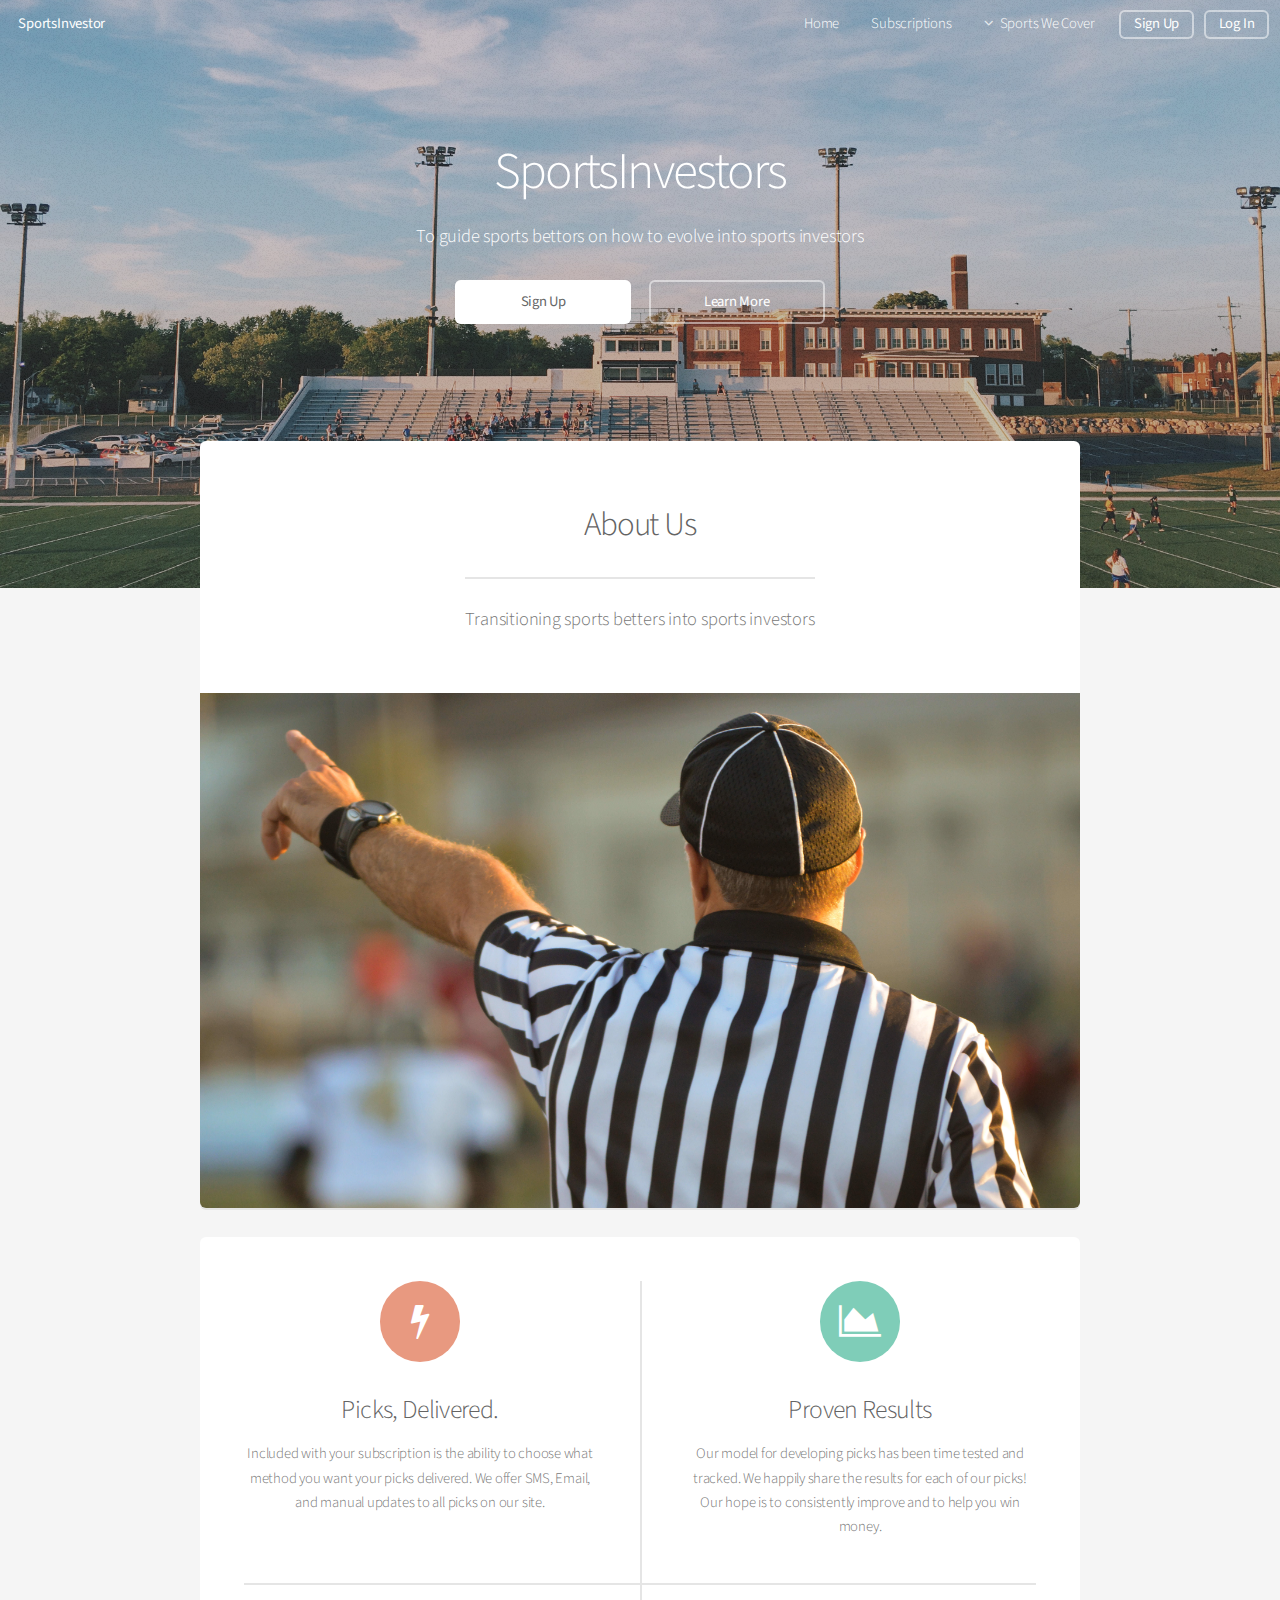
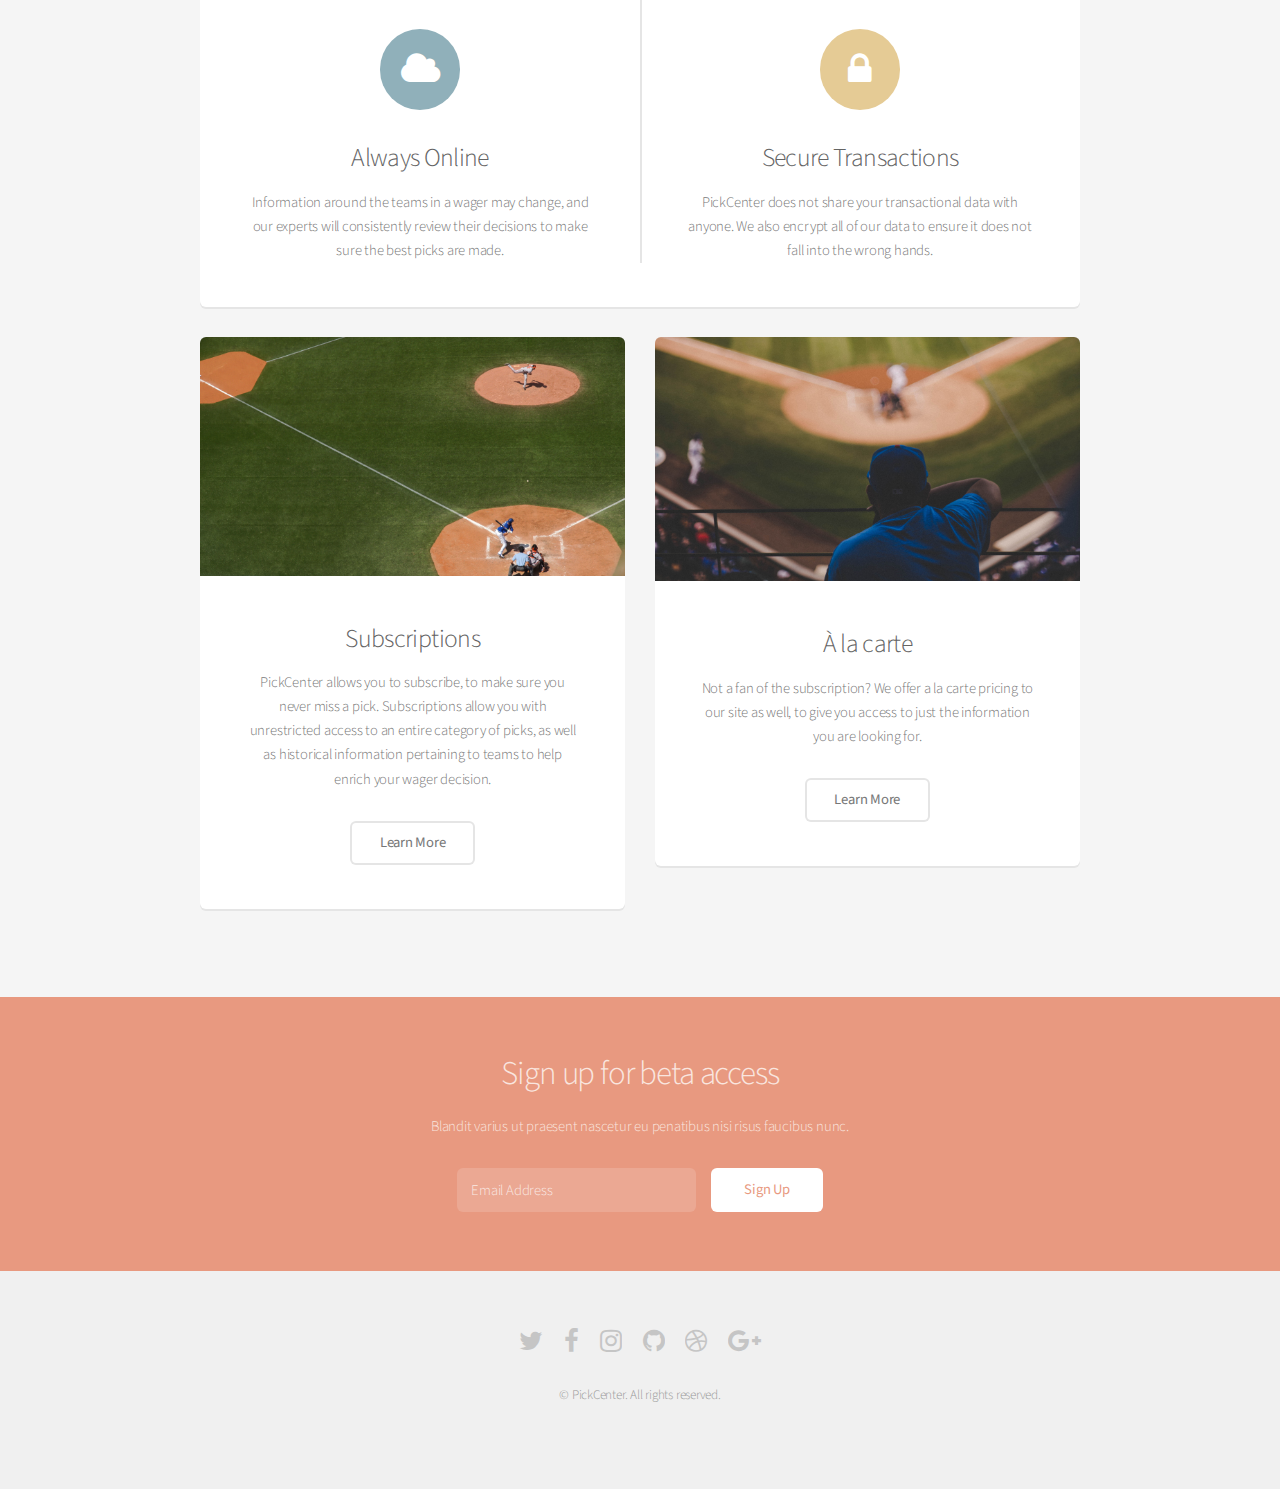
<file: SportsInvestor/index.html>
<!DOCTYPE HTML>
<html>
	<head>
		<title>SportsInvestor - Home</title>
		<meta charset="utf-8" />
		<meta name="viewport" content="width=device-width, initial-scale=1" />
		<!--[if lte IE 8]><script src="assets/js/ie/html5shiv.js"></script><![endif]-->
		<link rel="stylesheet" href="assets/css/main.css" />
		<!--[if lte IE 8]><link rel="stylesheet" href="assets/css/ie8.css" /><![endif]-->
	</head>
	<body class="landing">
		<div id="page-wrapper">

			<!-- Header -->
				<header id="header" class="alt">
					<h1><a href="index.html">SportsInvestor</a><!-- some lowercase text can go here--></h1>
					<nav id="nav">
						<ul>
							<li><a href="index.html">Home</a></li>
							<li><a href="#">Subscriptions</a></li>
							<li>
								<a href="#" class="icon fa-angle-down">Sports We Cover</a>
								<ul>
									<li><a href="#">NFL</a></li>
									<li><a href="#">MLB</a></li>
									<li><a href="#">NBA</a></li>
									<!--li>
										<a href="#">Sports We Cover</a>
										<ul>
											<li><a href="#">NFL</a></li>
											<li><a href="#">MLB</a></li>
											<li><a href="#">NBA</a></li>
										</ul>
									</li-->
								</ul>
							</li>
							<li><a href="#" class="button">Sign Up</a></li>
							<li><a href="#" class="button">Log In</a></li>
						</ul>
					</nav>
				</header>

			<!-- Banner -->
				<section id="banner">
					<h2>SportsInvestors</h2>
         					<p>To guide sports bettors on how to evolve into sports investors</p>
					<ul class="actions">
						<li><a href="#" class="button special">Sign Up</a></li>
						<li><a href="#" class="button">Learn More</a></li>
					</ul>
				</section>

			<!-- Main -->
				<section id="main" class="container">

					<section class="box special">
						<header class="major">
							<h2>About Us</h2>
							<p>Transitioning sports betters into sports investors</p>
							
						</header>
						<span class="image featured"><img src="images/ref.jpg" alt="" /></span>
					</section>

					<section class="box special features">
						<div class="features-row">
							<section>
								<span class="icon major fa-bolt accent2"></span>
								<h3>Picks, Delivered.</h3>
								<p>Included with your subscription is the ability to choose what method you want your picks delivered. We offer SMS, Email, and manual updates to all picks on our site.</p>
							</section>
							<section>
								<span class="icon major fa-area-chart accent3"></span>
								<h3>Proven Results</h3>
								<p>Our model for developing picks has been time tested and tracked. We happily share the results for each of our picks! Our hope is to consistently improve and to help you win money.</p>
							</section>
						</div>
						<div class="features-row">
							<section>
								<span class="icon major fa-cloud accent4"></span>
								<h3>Always Online</h3>
								<p>Information around the teams in a wager may change, and our experts will consistently review their decisions to make sure the best picks are made.</p>
							</section>
							<section>
								<span class="icon major fa-lock accent5"></span>
								<h3>Secure Transactions</h3>
								<p>PickCenter does not share your transactional data with anyone. We also encrypt all of our data to ensure it does not fall into the wrong hands.</p>
							</section>
						</div>
					</section>

					<div class="row">
						<div class="6u 12u(narrower)">

							<section class="box special">
								<span class="image featured"><img src="images/subscription.jpg" alt="" /></span>
								<h3>Subscriptions</h3>
								<p>PickCenter allows you to subscribe, to make sure you never miss a pick. Subscriptions allow you with unrestricted access to an entire category of picks, as well as historical information pertaining to teams to help enrich your wager decision.</p>
								<ul class="actions">
									<li><a href="#" class="button alt">Learn More</a></li>
								</ul>
							</section>

						</div>
						<div class="6u 12u(narrower)">

							<section class="box special">
								<span class="image featured"><img src="images/alacarte.jpg" alt="" /></span>
								<h3>À la carte</h3>
								<p>Not a fan of the subscription? We offer a la carte pricing to our site as well, to give you access to just the information you are looking for.</p>
								<ul class="actions">
									<li><a href="#" class="button alt">Learn More</a></li>
								</ul>
							</section>

						</div>
					</div>

				</section>

			<!-- CTA -->
				<section id="cta">

					<h2>Sign up for beta access</h2>
					<p>Blandit varius ut praesent nascetur eu penatibus nisi risus faucibus nunc.</p>

					<form>
						<div class="row uniform 50%">
							<div class="8u 12u(mobilep)">
								<input type="email" name="email" id="email" placeholder="Email Address" />
							</div>
							<div class="4u 12u(mobilep)">
								<input type="submit" value="Sign Up" class="fit" />
							</div>
						</div>
					</form>

				</section>

			<!-- Footer -->
				<footer id="footer">
					<ul class="icons">
						<li><a href="#" class="icon fa-twitter"><span class="label">Twitter</span></a></li>
						<li><a href="#" class="icon fa-facebook"><span class="label">Facebook</span></a></li>
						<li><a href="#" class="icon fa-instagram"><span class="label">Instagram</span></a></li>
						<li><a href="#" class="icon fa-github"><span class="label">Github</span></a></li>
						<li><a href="#" class="icon fa-dribbble"><span class="label">Dribbble</span></a></li>
						<li><a href="#" class="icon fa-google-plus"><span class="label">Google+</span></a></li>
					</ul>
					<ul class="copyright">
						<li>&copy; PickCenter. All rights reserved.</li>
					</ul>
				</footer>

		</div>

		<!-- Scripts -->
			<script src="assets/js/jquery.min.js"></script>
			<script src="assets/js/jquery.dropotron.min.js"></script>
			<script src="assets/js/jquery.scrollgress.min.js"></script>
			<script src="assets/js/skel.min.js"></script>
			<script src="assets/js/util.js"></script>
			<!--[if lte IE 8]><script src="assets/js/ie/respond.min.js"></script><![endif]-->
			<script src="assets/js/main.js"></script>

	</body>
</html>
</file>
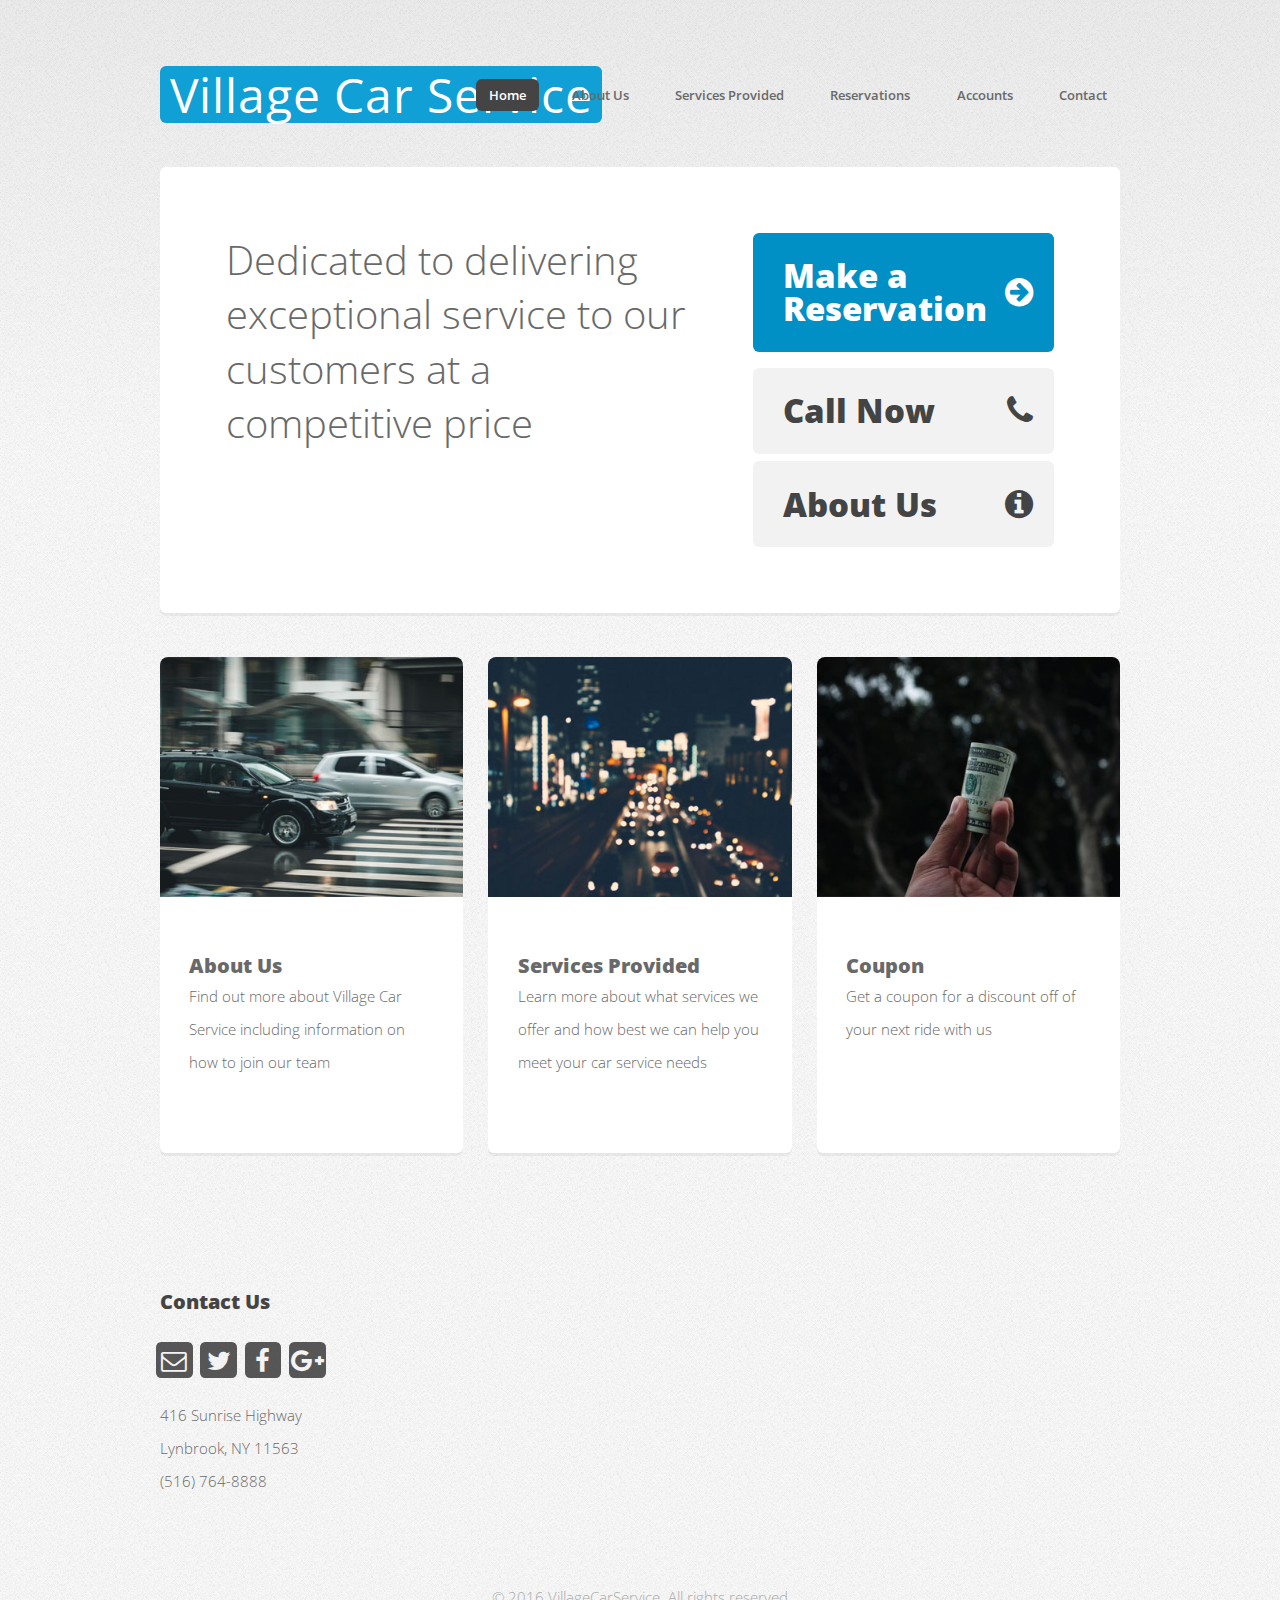
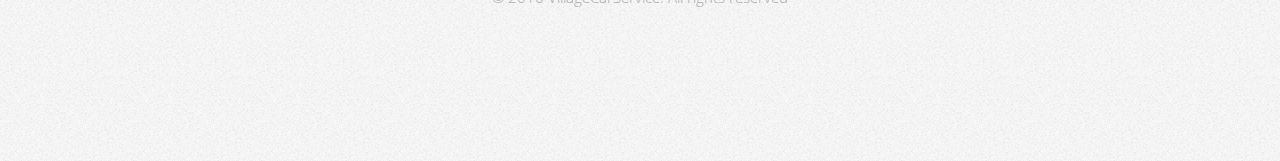
<file: VillageCarService/index.html>
<!DOCTYPE HTML>
<html>
	<head>
		<title>Village Car Service</title>
		<meta charset="utf-8" />
		<meta name="viewport" content="width=device-width, initial-scale=1" />
		<!--[if lte IE 8]><script src="assets/js/ie/html5shiv.js"></script><![endif]-->
		<link rel="stylesheet" href="assets/css/main.css" />
		<!--[if lte IE 8]><link rel="stylesheet" href="assets/css/ie8.css" /><![endif]-->
	</head>
	<body class="homepage">
		<div id="page-wrapper">

			<!-- Header -->
				<div id="header-wrapper">
					<header id="header" class="container">

						<!-- Logo -->
							<div id="logo">
								<h1><a href="index.html">Village Car Service</a></h1>
								
							</div>

						<!-- Nav -->
							<nav id="nav">
								<ul>
									<li class="current"><a href="index.html">Home</a></li>
									<li>
										<a href="about.html">About Us</a>
										<ul>
											<li><a href="about.html#ourbackground">Our Mission</a></li>
											<li><a href="about.html#employment">Employment Oppurtunities</a></li>
											<li><a href="about.html#testimonials">Testimonials</a></li>
										</ul>
									</li>
									<li>
										<a href="services.html">Services Provided</a>
									</li>
									
									<li><a href="reservations.php">Reservations</a></li>
									<li>
										<a href="accounts.php">Accounts</a>
										<ul>
											<li><a href="accounts.php#personal">Personal Accounts</a></li>
											<li><a href="accounts.php#corporate">Corporate Accounts</a></li>
										</ul>
									</li>
									<li><a href="contact.php">Contact</a></li>
								</ul>
							</nav>

					</header>
				</div>

			<!-- Banner -->
				<div id="banner-wrapper">
					<div id="banner" class="box container">
						<div class="row">
							<div class="7u 12u(medium)">
								<p>Dedicated to delivering exceptional service to our customers at a competitive price</p>
							</div>
							<div class="5u 12u(medium)">
								<ul>
									<li><a href="#" class="button big icon fa-arrow-circle-right">Make a Reservation</a></li>
									<li style="margin-bottom:0.5em"><a href="tel:+15167648888" class="button big alt icon fa-phone">Call Now</a></li>
									<li><a href="about.html" class="button alt big icon fa-info-circle">About Us</a></li>
								</ul>
							</div>
						</div>
					</div>
				</div>

			<!-- Features -->
				<div id="features-wrapper">
					<div class="container">
						<div class="row">
							<div class="4u 12u(medium)">

								<!-- Box -->
									<section class="box feature">
										<a href="about.html" class="image featured"><img src="images/pic03.jpg" alt="" /></a>
										<div class="inner">
											<header>
												<h2><a style="text-decoration: none;color:#696969" href="about.html">About Us</a></h2>
												<p><a style="text-decoration: none;color:#696969" href="about.html">Find out more about Village Car Service including information on how to join our team</a><br /></p>
											</header>
										</div>
									</section>
							</div>
							<div class="4u 12u(medium)">

								<!-- Box -->
									<section class="box feature">
										<a href="services.html" class="image featured"><img src="images/pic01.jpg" alt="" /></a>
										<div class="inner">
											<header>
												<h2><a style="text-decoration: none;color:#696969" href="services.html">Services Provided</a></h2>
												<p><a style="text-decoration: none;color:#696969" href="services.html">Learn more about what services we offer and how best we can help you meet your car service needs</a></p>
											</header>
										</div>
									</section>

							</div>
							<div class="4u 12u(medium)">

								<!-- Box -->
									<section class="box feature">
										<a href="images/coupon.pdf" class="image featured"><img src="images/pic02.jpg" alt="" /></a>
										<div class="inner">
											<header>
												<h2><a style="text-decoration: none;color:#696969" href="images/coupon.pdf">Coupon</a></h2>
												<p><a style="text-decoration: none;color:#696969" href="images/coupon.pdf">Get a coupon for a discount off of your next ride with us</a><br /><br /></p>
											</header>
										</div>
									</section>
							</div>
						</div>
					</div>
				</div>

		
			<!-- Footer -->
				<div id="footer-wrapper">
					<footer id="footer" class="container">
						<div class="row">
							<div class="3u 6u$(medium) 12u$(small)">

								<!-- Contact -->
									<section class="widget contact last">
										<h3>Contact Us</h3>
										<ul>
											<li><a href="#" class="icon fa-envelope-o"><span class="label">Mail</span></a></li>
											<li><a href="#" class="icon fa-twitter"><span class="label">Twitter</span></a></li>
											<li><a href="#" class="icon fa-facebook"><span class="label">Facebook</span></a></li>
											<li><a href="#" class="icon fa-google-plus"><span class="label">Google Plus</span></a></li>
										</ul>
										<p>416 Sunrise Highway<br />
										Lynbrook, NY 11563<br />
										(516) 764-8888</p>
									</section>

							</div>
							
						</div>
						<div class="row">
							<div class="12u">
								<div id="copyright">
									<ul class="menu">
										<li>&copy; 2016 VillageCarService. All rights reserved</li>
									</ul>
								</div>
							</div>
						</div>
					</footer>
				</div>

			</div>

		<!-- Scripts -->

			<script src="assets/js/jquery.min.js"></script>
			<script src="assets/js/jquery.dropotron.min.js"></script>
			<script src="assets/js/skel.min.js"></script>
			<script src="assets/js/util.js"></script>
			<!--[if lte IE 8]><script src="assets/js/ie/respond.min.js"></script><![endif]-->
			<script src="assets/js/main.js"></script>

	</body>
</html>
</file>
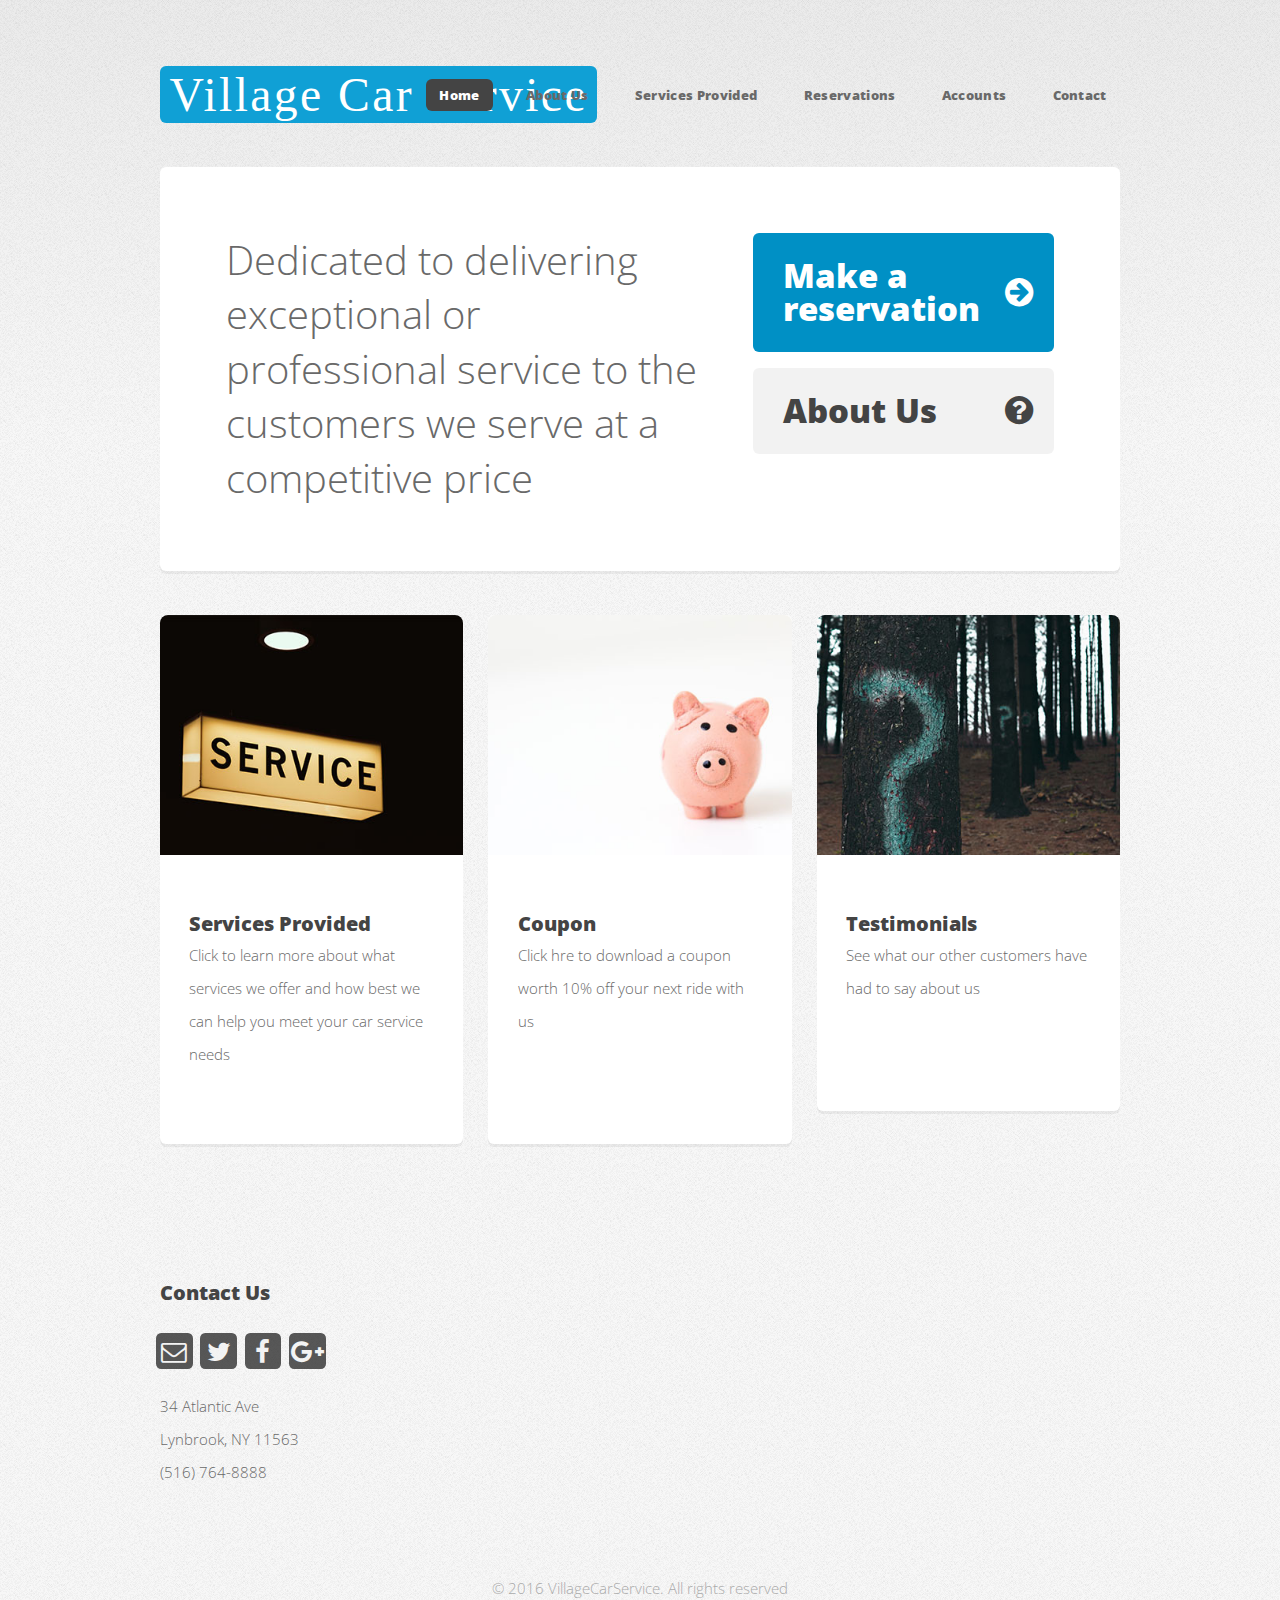
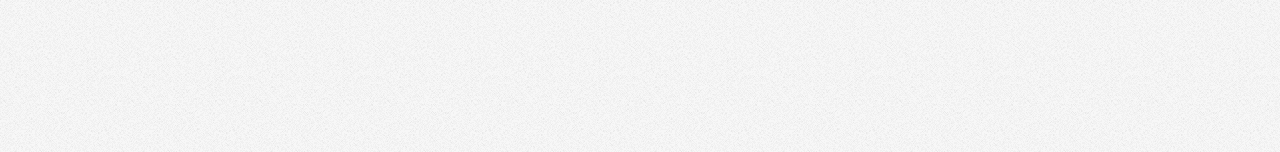
<file: VillageCarService/Template2/index.html>
<!DOCTYPE HTML>
<!--
	Verti by HTML5 UP
	html5up.net | @ajlkn
	Free for personal and commercial use under the CCA 3.0 license (html5up.net/license)
-->
<html>
	<head>
		<title>Village Car Service</title>
		<meta charset="utf-8" />
		<meta name="viewport" content="width=device-width, initial-scale=1" />
		<!--[if lte IE 8]><script src="assets/js/ie/html5shiv.js"></script><![endif]-->
		<link rel="stylesheet" href="assets/css/main.css" />
		<!--[if lte IE 8]><link rel="stylesheet" href="assets/css/ie8.css" /><![endif]-->
	</head>
	<body class="homepage">
		<div id="page-wrapper">

			<!-- Header -->
				<div id="header-wrapper">
					<header id="header" class="container">

						<!-- Logo -->
							<div id="logo">
								<h1><a href="index.html">Village Car Service</a></h1>
								
							</div>

						<!-- Nav -->
							<nav id="nav">
								<ul>
									<li class="current"><a href="index.html">Home</a></li>
									<li>
										<a href="left-sidebar.html">About Us</a>
										<ul>
											<li><a href="#">Our Background</a></li>
											<li><a href="#">Employment Oppurtunities</a></li>
											<li><a href="#">Testimonials</a></li>
										</ul>
									</li>
									<li>
										<a href="#">Services Provided</a>
										<ul>
											<li><a href="#">Dowload a Coupon</a></li>
											<li><a href="#">Night out</a></li>
											<li><a href="#">Airport Shuttle</a></li>
											<li><a href="#">Corporate Car</a></li>
										</ul>
									</li>
									
									<li><a href="right-sidebar.html">Reservations</a></li>
									<li>
										<a href="no-sidebar.html">Accounts</a>
										<ul>
											<li><a href="#">Personal Accounts</a></li>
											<li><a href="#">Corporate Accounts</a></li>
										</ul>
									</li>
									<li><a href="no-sidebar.html">Contact</a></li>
								</ul>
							</nav>

					</header>
				</div>

			<!-- Banner -->
				<div id="banner-wrapper">
					<div id="banner" class="box container">
						<div class="row">
							<div class="7u 12u(medium)">
								<p>Dedicated to delivering exceptional or professional service to the customers we serve at a competitive price</p>
							</div>
							<div class="5u 12u(medium)">
								<ul>
									<li><a href="#" class="button big icon fa-arrow-circle-right">Make a reservation</a></li>
									<li><a href="#" class="button alt big icon fa-question-circle">About Us</a></li>
								</ul>
							</div>
						</div>
					</div>
				</div>

			<!-- Features -->
				<div id="features-wrapper">
					<div class="container">
						<div class="row">
							<div class="4u 12u(medium)">

								<!-- Box -->
									<section class="box feature">
										<a href="#" class="image featured"><img src="images/pic01.jpg" alt="" /></a>
										<div class="inner">
											<header>
												<h2>Services Provided</h2>
												<p>Click to learn more about what services we offer and how best we can help you meet your car service needs</p>
											</header>
										</div>
									</section>

							</div>
							<div class="4u 12u(medium)">

								<!-- Box -->
									<section class="box feature">
										<a href="#" class="image featured"><img src="images/pic02.jpg" alt="" /></a>
										<div class="inner">
											<header>
												<h2>Coupon</h2>
												<p>Click hre to download a coupon worth 10% off your next ride with us<br /><br /></p>
											</header>
										</div>
									</section>

							</div>
							<div class="4u 12u(medium)">

								<!-- Box -->
									<section class="box feature">
										<a href="#" class="image featured"><img src="images/pic03.jpg" alt="" /></a>
										<div class="inner">
											<header>
												<h2>Testimonials</h2>
												<p>See what our other customers have had to say about us<br /><br /></p>
											</header>
										</div>
									</section>
							</div>
						</div>
					</div>
				</div>

		
			<!-- Footer -->
				<div id="footer-wrapper">
					<footer id="footer" class="container">
						<div class="row">
							<div class="3u 6u$(medium) 12u$(small)">

								<!-- Contact -->
									<section class="widget contact last">
										<h3>Contact Us</h3>
										<ul>
											<li><a href="#" class="icon fa-envelope-o"><span class="label">Mail</span></a></li>
											<li><a href="#" class="icon fa-twitter"><span class="label">Twitter</span></a></li>
											<li><a href="#" class="icon fa-facebook"><span class="label">Facebook</span></a></li>
											<li><a href="#" class="icon fa-google-plus"><span class="label">Google Plus</span></a></li>
										</ul>
										<p>34 Atlantic Ave<br />
										Lynbrook, NY 11563<br />
										(516) 764-8888</p>
									</section>

							</div>
						</div>
						<div class="row">
							<div class="12u">
								<div id="copyright">
									<ul class="menu">
										<li>&copy; 2016 VillageCarService. All rights reserved</li>
									</ul>
								</div>
							</div>
						</div>
					</footer>
				</div>

			</div>

		<!-- Scripts -->

			<script src="assets/js/jquery.min.js"></script>
			<script src="assets/js/jquery.dropotron.min.js"></script>
			<script src="assets/js/skel.min.js"></script>
			<script src="assets/js/util.js"></script>
			<!--[if lte IE 8]><script src="assets/js/ie/respond.min.js"></script><![endif]-->
			<script src="assets/js/main.js"></script>

	</body>
</html>
</file>
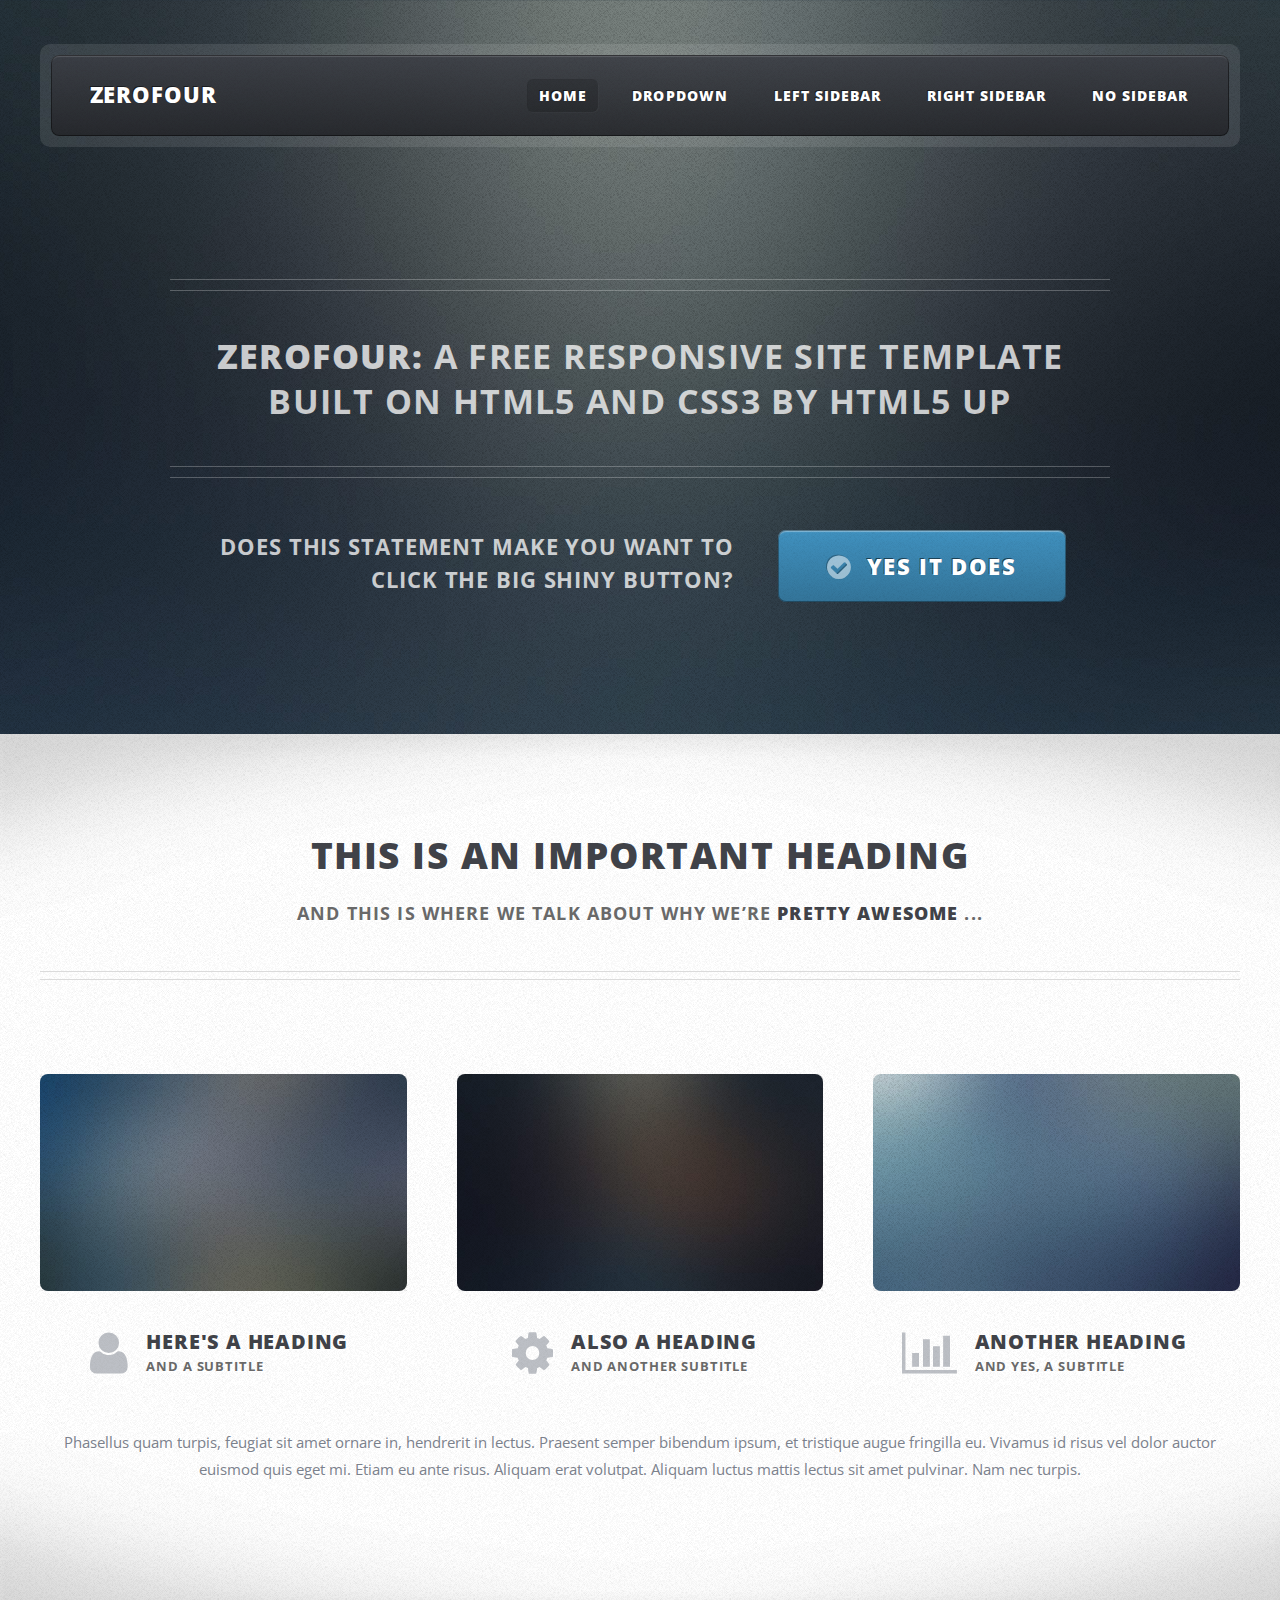
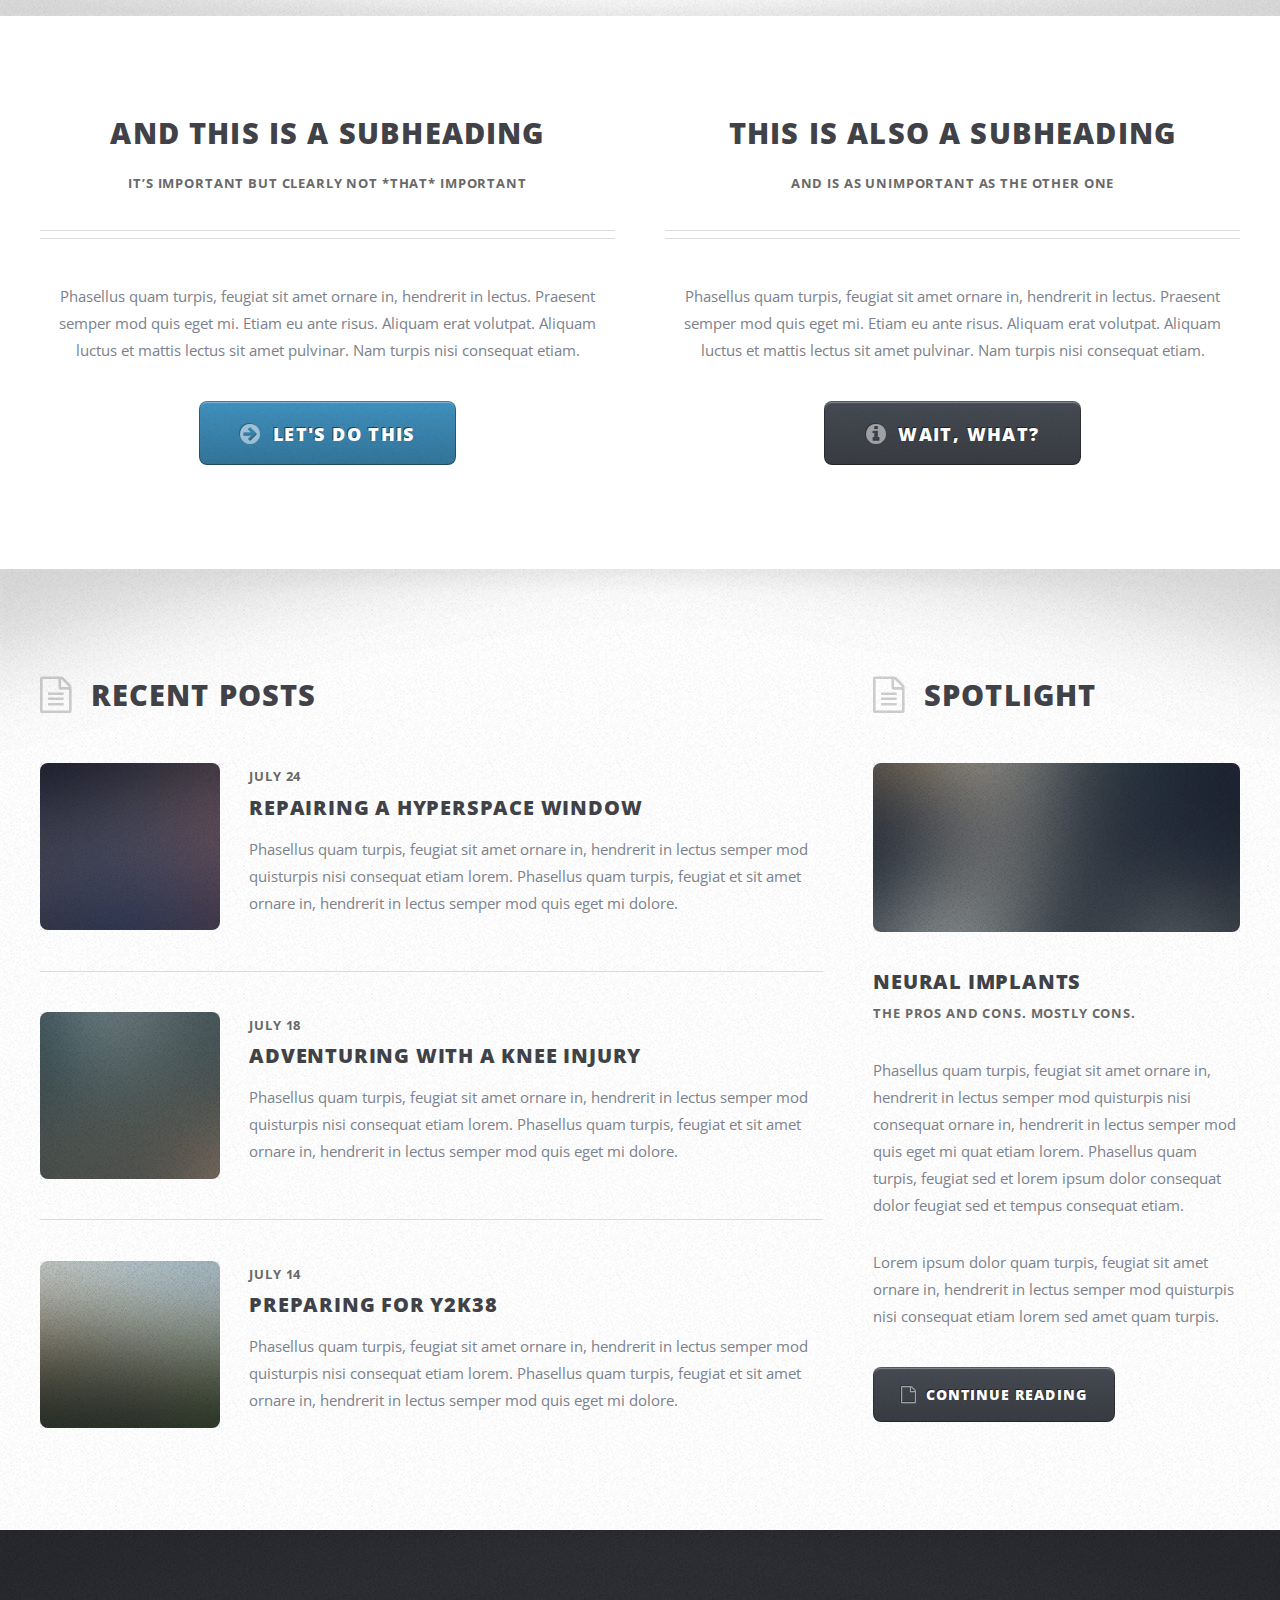
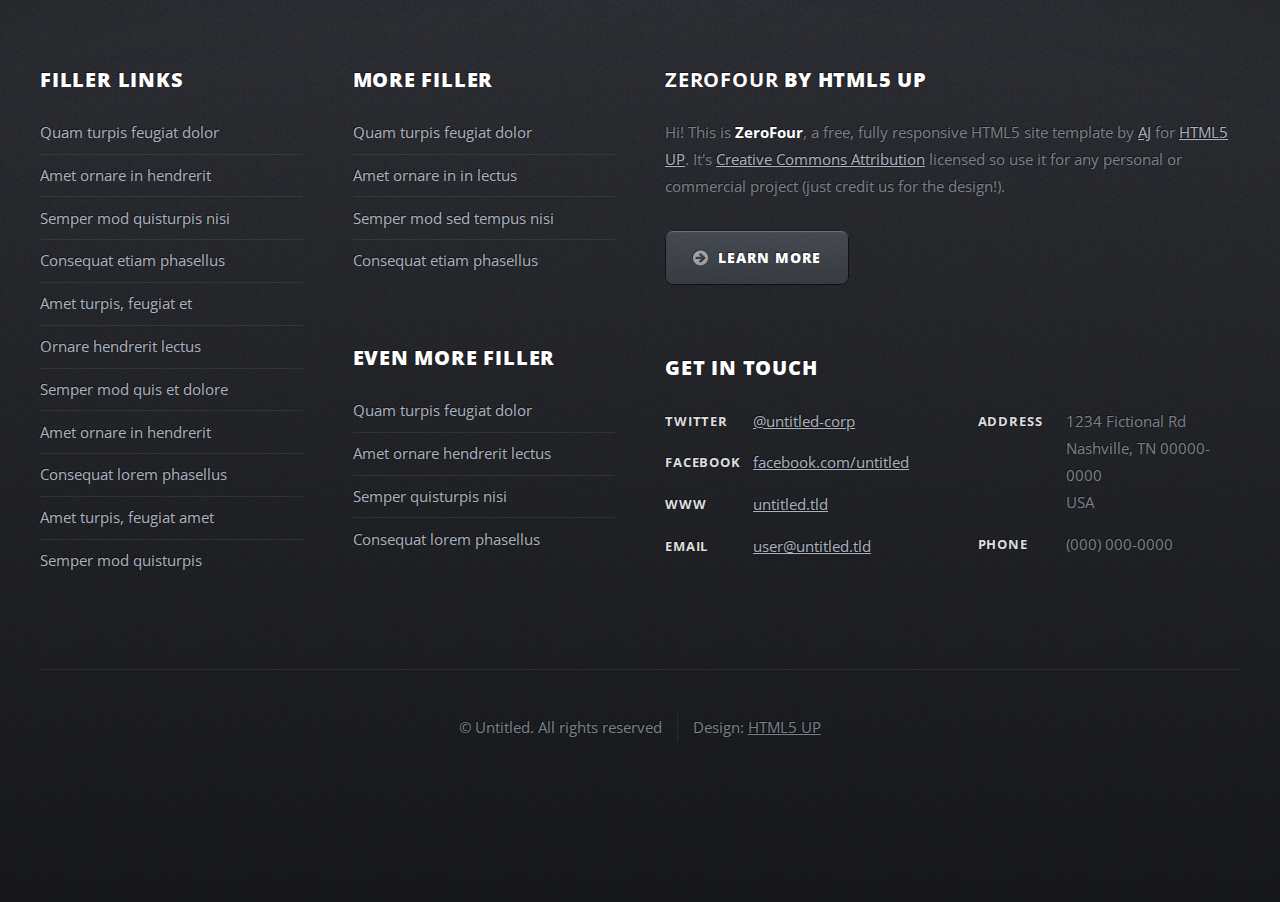
<file: VillageCarService/Template4/index.html>
<!DOCTYPE HTML>
<!--
	ZeroFour by HTML5 UP
	html5up.net | @ajlkn
	Free for personal and commercial use under the CCA 3.0 license (html5up.net/license)
-->
<html>
	<head>
		<title>ZeroFour by HTML5 UP</title>
		<meta charset="utf-8" />
		<meta name="viewport" content="width=device-width, initial-scale=1" />
		<!--[if lte IE 8]><script src="assets/js/ie/html5shiv.js"></script><![endif]-->
		<link rel="stylesheet" href="assets/css/main.css" />
		<!--[if lte IE 8]><link rel="stylesheet" href="assets/css/ie8.css" /><![endif]-->
		<!--[if lte IE 9]><link rel="stylesheet" href="assets/css/ie9.css" /><![endif]-->
	</head>
	<body class="homepage">
		<div id="page-wrapper">

			<!-- Header -->
				<div id="header-wrapper">
					<div class="container">

						<!-- Header -->
							<header id="header">
								<div class="inner">

									<!-- Logo -->
										<h1><a href="index.html" id="logo">ZeroFour</a></h1>

									<!-- Nav -->
										<nav id="nav">
											<ul>
												<li class="current_page_item"><a href="index.html">Home</a></li>
												<li>
													<a href="#">Dropdown</a>
													<ul>
														<li><a href="#">Lorem ipsum dolor</a></li>
														<li><a href="#">Magna phasellus</a></li>
														<li>
															<a href="#">Phasellus consequat</a>
															<ul>
																<li><a href="#">Lorem ipsum dolor</a></li>
																<li><a href="#">Phasellus consequat</a></li>
																<li><a href="#">Magna phasellus</a></li>
																<li><a href="#">Etiam dolore nisl</a></li>
															</ul>
														</li>
														<li><a href="#">Veroeros feugiat</a></li>
													</ul>
												</li>
												<li><a href="left-sidebar.html">Left Sidebar</a></li>
												<li><a href="right-sidebar.html">Right Sidebar</a></li>
												<li><a href="no-sidebar.html">No Sidebar</a></li>
											</ul>
										</nav>

								</div>
							</header>

						<!-- Banner -->
							<div id="banner">
								<h2><strong>ZeroFour:</strong> A free responsive site template
								<br />
								built on HTML5 and CSS3 by <a href="http://html5up.net">HTML5 UP</a></h2>
								<p>Does this statement make you want to click the big shiny button?</p>
								<a href="#" class="button big icon fa-check-circle">Yes it does</a>
							</div>

					</div>
				</div>

			<!-- Main Wrapper -->
				<div id="main-wrapper">
					<div class="wrapper style1">
						<div class="inner">

							<!-- Feature 1 -->
								<section class="container box feature1">
									<div class="row">
										<div class="12u">
											<header class="first major">
												<h2>This is an important heading</h2>
												<p>And this is where we talk about why we’re <strong>pretty awesome</strong> ...</p>
											</header>
										</div>
									</div>
									<div class="row">
										<div class="4u 12u(mobile)">
											<section>
												<a href="#" class="image featured"><img src="images/pic01.jpg" alt="" /></a>
												<header class="second icon fa-user">
													<h3>Here's a Heading</h3>
													<p>And a subtitle</p>
												</header>
											</section>
										</div>
										<div class="4u 12u(mobile)">
											<section>
												<a href="#" class="image featured"><img src="images/pic02.jpg" alt="" /></a>
												<header class="second icon fa-cog">
													<h3>Also a Heading</h3>
													<p>And another subtitle</p>
												</header>
											</section>
										</div>
										<div class="4u 12u(mobile)">
											<section>
												<a href="#" class="image featured"><img src="images/pic03.jpg" alt="" /></a>
												<header class="second icon fa-bar-chart-o">
													<h3>Another Heading</h3>
													<p>And yes, a subtitle</p>
												</header>
											</section>
										</div>
									</div>
									<div class="row">
										<div class="12u">
											<p>Phasellus quam turpis, feugiat sit amet ornare in, hendrerit in lectus. Praesent semper
											bibendum ipsum, et tristique augue fringilla eu. Vivamus id risus vel dolor auctor euismod
											quis eget mi. Etiam eu ante risus. Aliquam erat volutpat. Aliquam luctus mattis lectus sit
											amet pulvinar. Nam nec turpis.</p>
										</div>
									</div>
								</section>

						</div>
					</div>
					<div class="wrapper style2">
						<div class="inner">

							<!-- Feature 2 -->
								<section class="container box feature2">
									<div class="row">
										<div class="6u 12u(mobile)">
											<section>
												<header class="major">
													<h2>And this is a subheading</h2>
													<p>It’s important but clearly not *that* important</p>
												</header>
												<p>Phasellus quam turpis, feugiat sit amet ornare in, hendrerit in lectus.
												Praesent semper mod quis eget mi. Etiam eu ante risus. Aliquam erat volutpat.
												Aliquam luctus et mattis lectus sit amet pulvinar. Nam turpis nisi
												consequat etiam.</p>
												<footer>
													<a href="#" class="button medium icon fa-arrow-circle-right">Let's do this</a>
												</footer>
											</section>
										</div>
										<div class="6u 12u(mobile)">
											<section>
												<header class="major">
													<h2>This is also a subheading</h2>
													<p>And is as unimportant as the other one</p>
												</header>
												<p>Phasellus quam turpis, feugiat sit amet ornare in, hendrerit in lectus.
												Praesent semper mod quis eget mi. Etiam eu ante risus. Aliquam erat volutpat.
												Aliquam luctus et mattis lectus sit amet pulvinar. Nam turpis nisi
												consequat etiam.</p>
												<footer>
													<a href="#" class="button medium alt icon fa-info-circle">Wait, what?</a>
												</footer>
											</section>
										</div>
									</div>
								</section>

							</div>
					</div>
					<div class="wrapper style3">
						<div class="inner">
							<div class="container">
								<div class="row">
									<div class="8u 12u(mobile)">

										<!-- Article list -->
											<section class="box article-list">
												<h2 class="icon fa-file-text-o">Recent Posts</h2>

												<!-- Excerpt -->
													<article class="box excerpt">
														<a href="#" class="image left"><img src="images/pic04.jpg" alt="" /></a>
														<div>
															<header>
																<span class="date">July 24</span>
																<h3><a href="#">Repairing a hyperspace window</a></h3>
															</header>
															<p>Phasellus quam turpis, feugiat sit amet ornare in, hendrerit in lectus
															semper mod quisturpis nisi consequat etiam lorem. Phasellus quam turpis,
															feugiat et sit amet ornare in, hendrerit in lectus semper mod quis eget mi dolore.</p>
														</div>
													</article>

												<!-- Excerpt -->
													<article class="box excerpt">
														<a href="#" class="image left"><img src="images/pic05.jpg" alt="" /></a>
														<div>
															<header>
																<span class="date">July 18</span>
																<h3><a href="#">Adventuring with a knee injury</a></h3>
															</header>
															<p>Phasellus quam turpis, feugiat sit amet ornare in, hendrerit in lectus
															semper mod quisturpis nisi consequat etiam lorem. Phasellus quam turpis,
															feugiat et sit amet ornare in, hendrerit in lectus semper mod quis eget mi dolore.</p>
														</div>
													</article>

												<!-- Excerpt -->
													<article class="box excerpt">
														<a href="#" class="image left"><img src="images/pic06.jpg" alt="" /></a>
														<div>
															<header>
																<span class="date">July 14</span>
																<h3><a href="#">Preparing for Y2K38</a></h3>
															</header>
															<p>Phasellus quam turpis, feugiat sit amet ornare in, hendrerit in lectus
															semper mod quisturpis nisi consequat etiam lorem. Phasellus quam turpis,
															feugiat et sit amet ornare in, hendrerit in lectus semper mod quis eget mi dolore.</p>
														</div>
													</article>

											</section>
									</div>
									<div class="4u 12u(mobile)">

										<!-- Spotlight -->
											<section class="box spotlight">
												<h2 class="icon fa-file-text-o">Spotlight</h2>
												<article>
													<a href="#" class="image featured"><img src="images/pic07.jpg" alt=""></a>
													<header>
														<h3><a href="#">Neural Implants</a></h3>
														<p>The pros and cons. Mostly cons.</p>
													</header>
													<p>Phasellus quam turpis, feugiat sit amet ornare in, hendrerit in lectus semper mod
													quisturpis nisi consequat ornare in, hendrerit in lectus semper mod quis eget mi quat etiam
													lorem. Phasellus quam turpis, feugiat sed et lorem ipsum dolor consequat dolor feugiat sed
													et tempus consequat etiam.</p>
													<p>Lorem ipsum dolor quam turpis, feugiat sit amet ornare in, hendrerit in lectus semper
													mod quisturpis nisi consequat etiam lorem sed amet quam turpis.</p>
													<footer>
														<a href="#" class="button alt icon fa-file-o">Continue Reading</a>
													</footer>
												</article>
											</section>

									</div>
								</div>
							</div>
						</div>
					</div>
				</div>

			<!-- Footer Wrapper -->
				<div id="footer-wrapper">
					<footer id="footer" class="container">
						<div class="row">
							<div class="3u 12u(mobile)">

								<!-- Links -->
									<section>
										<h2>Filler Links</h2>
										<ul class="divided">
											<li><a href="#">Quam turpis feugiat dolor</a></li>
											<li><a href="#">Amet ornare in hendrerit </a></li>
											<li><a href="#">Semper mod quisturpis nisi</a></li>
											<li><a href="#">Consequat etiam phasellus</a></li>
											<li><a href="#">Amet turpis, feugiat et</a></li>
											<li><a href="#">Ornare hendrerit lectus</a></li>
											<li><a href="#">Semper mod quis et dolore</a></li>
											<li><a href="#">Amet ornare in hendrerit</a></li>
											<li><a href="#">Consequat lorem phasellus</a></li>
											<li><a href="#">Amet turpis, feugiat amet</a></li>
											<li><a href="#">Semper mod quisturpis</a></li>
										</ul>
									</section>

							</div>
							<div class="3u 12u(mobile)">

								<!-- Links -->
									<section>
										<h2>More Filler</h2>
										<ul class="divided">
											<li><a href="#">Quam turpis feugiat dolor</a></li>
											<li><a href="#">Amet ornare in in lectus</a></li>
											<li><a href="#">Semper mod sed tempus nisi</a></li>
											<li><a href="#">Consequat etiam phasellus</a></li>
										</ul>
									</section>

								<!-- Links -->
									<section>
										<h2>Even More Filler</h2>
										<ul class="divided">
											<li><a href="#">Quam turpis feugiat dolor</a></li>
											<li><a href="#">Amet ornare hendrerit lectus</a></li>
											<li><a href="#">Semper quisturpis nisi</a></li>
											<li><a href="#">Consequat lorem phasellus</a></li>
										</ul>
									</section>

							</div>
							<div class="6u 12u(mobile)">

								<!-- About -->
									<section>
										<h2><strong>ZeroFour</strong> by HTML5 UP</h2>
										<p>Hi! This is <strong>ZeroFour</strong>, a free, fully responsive HTML5 site
										template by <a href="http://twitter.com/ajlkn">AJ</a> for <a href="http://html5up.net/">HTML5 UP</a>.
										It's <a href="http://html5up.net/license/">Creative Commons Attribution</a>
										licensed so use it for any personal or commercial project (just credit us
										for the design!).</p>
										<a href="#" class="button alt icon fa-arrow-circle-right">Learn More</a>
									</section>

								<!-- Contact -->
									<section>
										<h2>Get in touch</h2>
										<div>
											<div class="row">
												<div class="6u 12u(mobile)">
													<dl class="contact">
														<dt>Twitter</dt>
														<dd><a href="#">@untitled-corp</a></dd>
														<dt>Facebook</dt>
														<dd><a href="#">facebook.com/untitled</a></dd>
														<dt>WWW</dt>
														<dd><a href="#">untitled.tld</a></dd>
														<dt>Email</dt>
														<dd><a href="#">user@untitled.tld</a></dd>
													</dl>
												</div>
												<div class="6u 12u(mobile)">
													<dl class="contact">
														<dt>Address</dt>
														<dd>
															1234 Fictional Rd<br />
															Nashville, TN 00000-0000<br />
															USA
														</dd>
														<dt>Phone</dt>
														<dd>(000) 000-0000</dd>
													</dl>
												</div>
											</div>
										</div>
									</section>

							</div>
						</div>
						<div class="row">
							<div class="12u">
								<div id="copyright">
									<ul class="menu">
										<li>&copy; Untitled. All rights reserved</li><li>Design: <a href="http://html5up.net">HTML5 UP</a></li>
									</ul>
								</div>
							</div>
						</div>
					</footer>
				</div>

		</div>

		<!-- Scripts -->

			<script src="assets/js/jquery.min.js"></script>
			<script src="assets/js/jquery.dropotron.min.js"></script>
			<script src="assets/js/skel.min.js"></script>
			<script src="assets/js/skel-viewport.min.js"></script>
			<script src="assets/js/util.js"></script>
			<!--[if lte IE 8]><script src="assets/js/ie/respond.min.js"></script><![endif]-->
			<script src="assets/js/main.js"></script>

	</body>
</html>
</file>
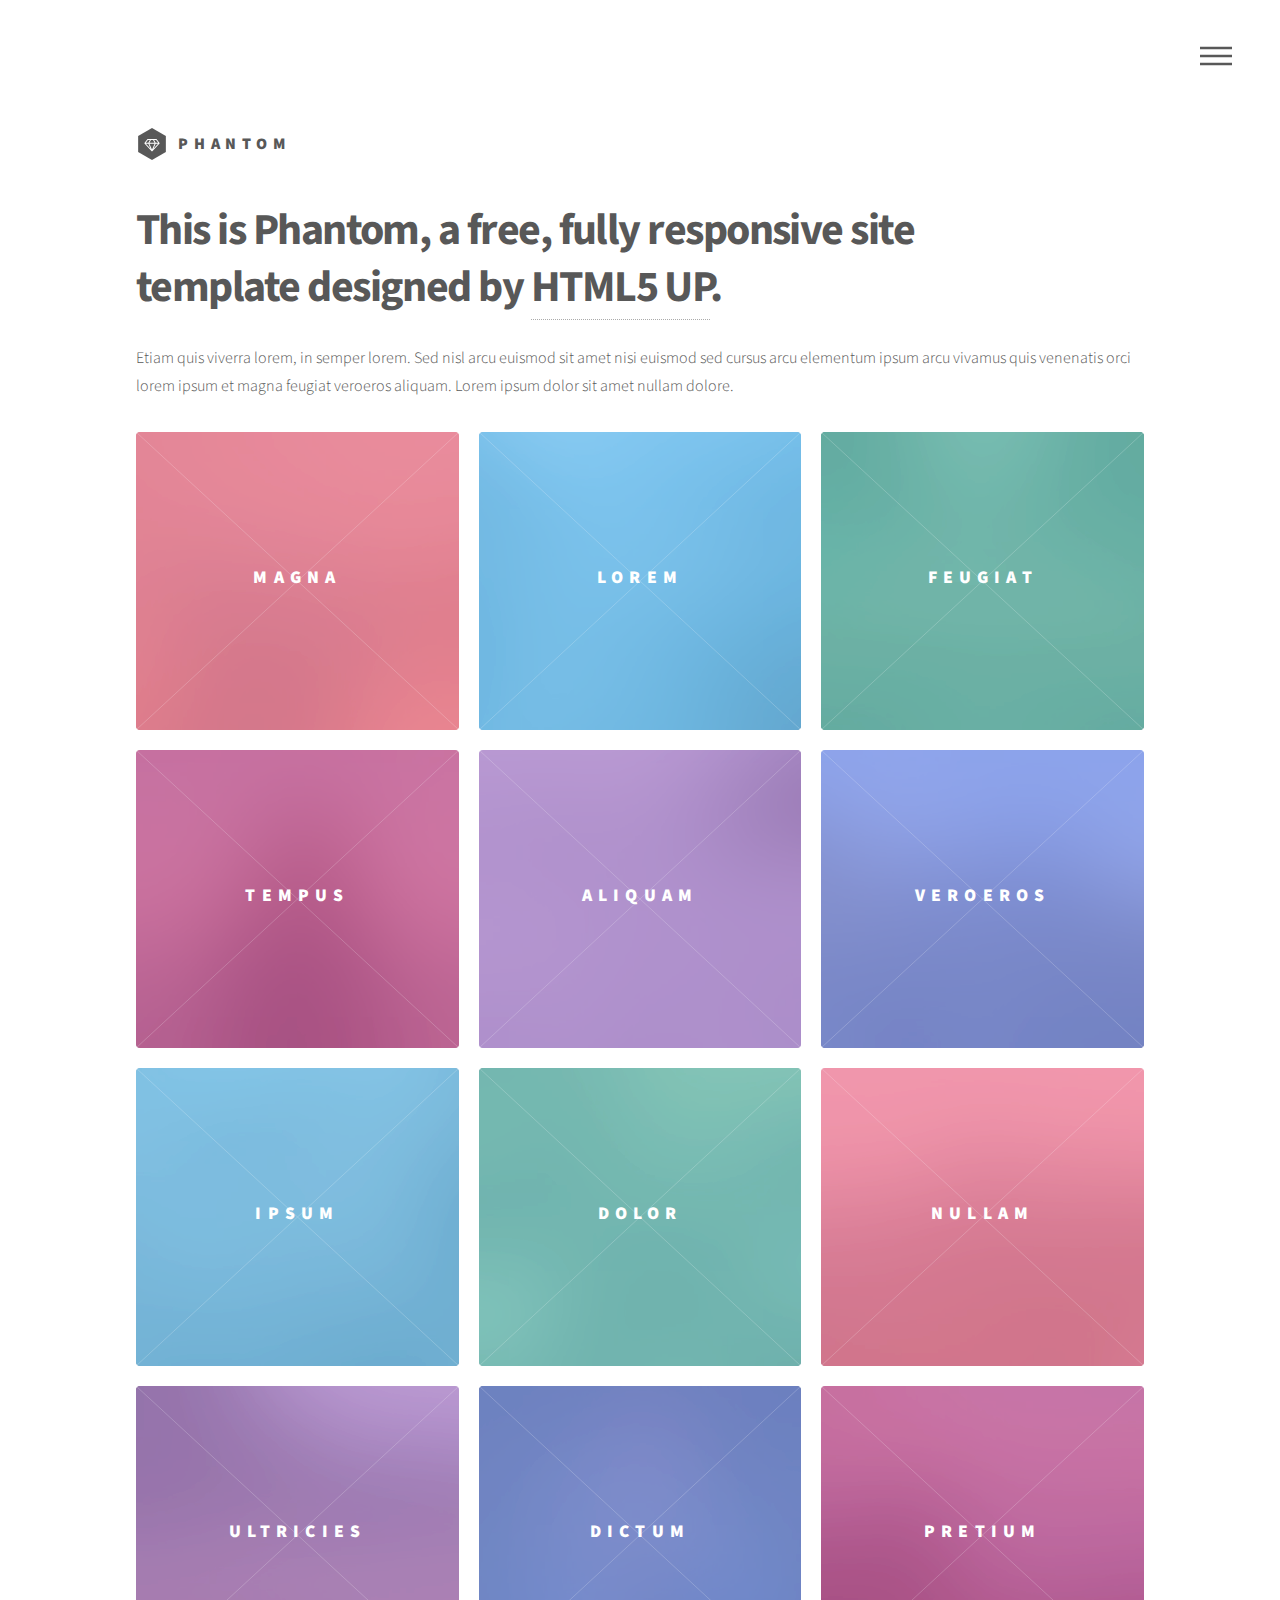
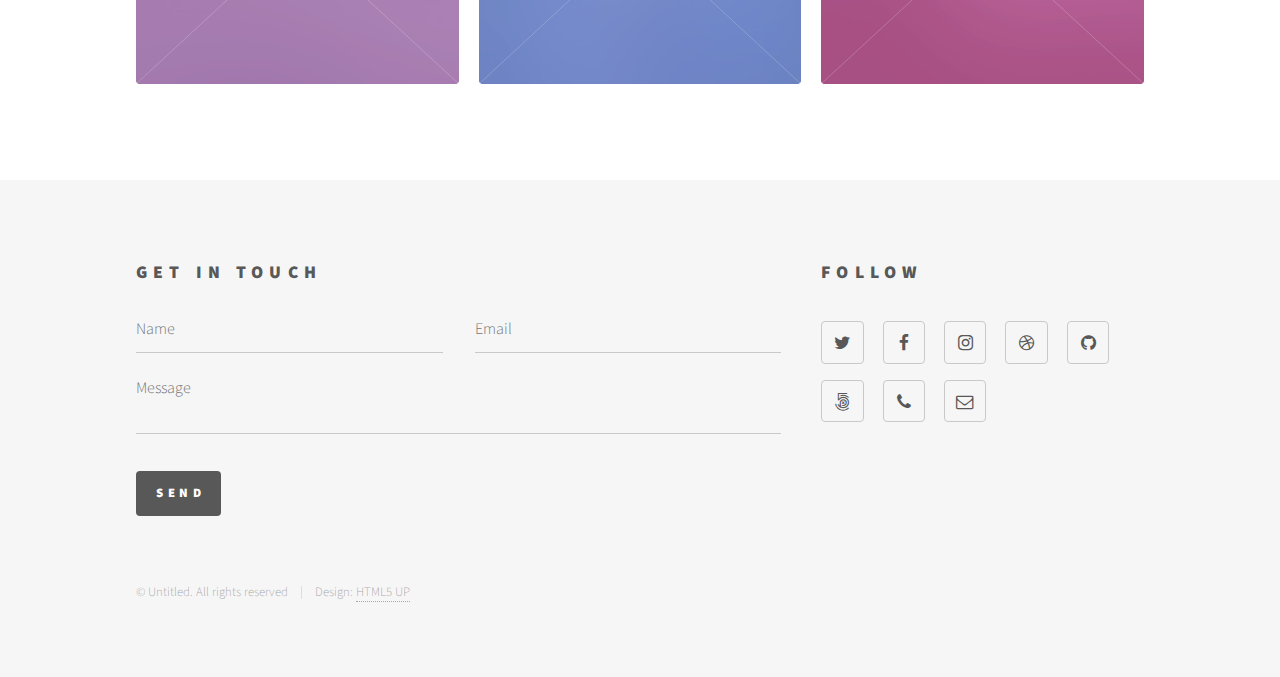
<file: VillageCarService/Template6/index.html>
<!DOCTYPE HTML>
<!--
	Phantom by HTML5 UP
	html5up.net | @ajlkn
	Free for personal and commercial use under the CCA 3.0 license (html5up.net/license)
-->
<html>
	<head>
		<title>Phantom by HTML5 UP</title>
		<meta charset="utf-8" />
		<meta name="viewport" content="width=device-width, initial-scale=1" />
		<!--[if lte IE 8]><script src="assets/js/ie/html5shiv.js"></script><![endif]-->
		<link rel="stylesheet" href="assets/css/main.css" />
		<!--[if lte IE 9]><link rel="stylesheet" href="assets/css/ie9.css" /><![endif]-->
		<!--[if lte IE 8]><link rel="stylesheet" href="assets/css/ie8.css" /><![endif]-->
	</head>
	<body>
		<!-- Wrapper -->
			<div id="wrapper">

				<!-- Header -->
					<header id="header">
						<div class="inner">

							<!-- Logo -->
								<a href="index.html" class="logo">
									<span class="symbol"><img src="images/logo.svg" alt="" /></span><span class="title">Phantom</span>
								</a>

							<!-- Nav -->
								<nav>
									<ul>
										<li><a href="#menu">Menu</a></li>
									</ul>
								</nav>

						</div>
					</header>

				<!-- Menu -->
					<nav id="menu">
						<h2>Menu</h2>
						<ul>
							<li><a href="index.html">Home</a></li>
							<li><a href="generic.html">Ipsum veroeros</a></li>
							<li><a href="generic.html">Tempus etiam</a></li>
							<li><a href="generic.html">Consequat dolor</a></li>
							<li><a href="elements.html">Elements</a></li>
						</ul>
					</nav>

				<!-- Main -->
					<div id="main">
						<div class="inner">
							<header>
								<h1>This is Phantom, a free, fully responsive site<br />
								template designed by <a href="http://html5up.net">HTML5 UP</a>.</h1>
								<p>Etiam quis viverra lorem, in semper lorem. Sed nisl arcu euismod sit amet nisi euismod sed cursus arcu elementum ipsum arcu vivamus quis venenatis orci lorem ipsum et magna feugiat veroeros aliquam. Lorem ipsum dolor sit amet nullam dolore.</p>
							</header>
							<section class="tiles">
								<article class="style1">
									<span class="image">
										<img src="images/pic01.jpg" alt="" />
									</span>
									<a href="generic.html">
										<h2>Magna</h2>
										<div class="content">
											<p>Sed nisl arcu euismod sit amet nisi lorem etiam dolor veroeros et feugiat.</p>
										</div>
									</a>
								</article>
								<article class="style2">
									<span class="image">
										<img src="images/pic02.jpg" alt="" />
									</span>
									<a href="generic.html">
										<h2>Lorem</h2>
										<div class="content">
											<p>Sed nisl arcu euismod sit amet nisi lorem etiam dolor veroeros et feugiat.</p>
										</div>
									</a>
								</article>
								<article class="style3">
									<span class="image">
										<img src="images/pic03.jpg" alt="" />
									</span>
									<a href="generic.html">
										<h2>Feugiat</h2>
										<div class="content">
											<p>Sed nisl arcu euismod sit amet nisi lorem etiam dolor veroeros et feugiat.</p>
										</div>
									</a>
								</article>
								<article class="style4">
									<span class="image">
										<img src="images/pic04.jpg" alt="" />
									</span>
									<a href="generic.html">
										<h2>Tempus</h2>
										<div class="content">
											<p>Sed nisl arcu euismod sit amet nisi lorem etiam dolor veroeros et feugiat.</p>
										</div>
									</a>
								</article>
								<article class="style5">
									<span class="image">
										<img src="images/pic05.jpg" alt="" />
									</span>
									<a href="generic.html">
										<h2>Aliquam</h2>
										<div class="content">
											<p>Sed nisl arcu euismod sit amet nisi lorem etiam dolor veroeros et feugiat.</p>
										</div>
									</a>
								</article>
								<article class="style6">
									<span class="image">
										<img src="images/pic06.jpg" alt="" />
									</span>
									<a href="generic.html">
										<h2>Veroeros</h2>
										<div class="content">
											<p>Sed nisl arcu euismod sit amet nisi lorem etiam dolor veroeros et feugiat.</p>
										</div>
									</a>
								</article>
								<article class="style2">
									<span class="image">
										<img src="images/pic07.jpg" alt="" />
									</span>
									<a href="generic.html">
										<h2>Ipsum</h2>
										<div class="content">
											<p>Sed nisl arcu euismod sit amet nisi lorem etiam dolor veroeros et feugiat.</p>
										</div>
									</a>
								</article>
								<article class="style3">
									<span class="image">
										<img src="images/pic08.jpg" alt="" />
									</span>
									<a href="generic.html">
										<h2>Dolor</h2>
										<div class="content">
											<p>Sed nisl arcu euismod sit amet nisi lorem etiam dolor veroeros et feugiat.</p>
										</div>
									</a>
								</article>
								<article class="style1">
									<span class="image">
										<img src="images/pic09.jpg" alt="" />
									</span>
									<a href="generic.html">
										<h2>Nullam</h2>
										<div class="content">
											<p>Sed nisl arcu euismod sit amet nisi lorem etiam dolor veroeros et feugiat.</p>
										</div>
									</a>
								</article>
								<article class="style5">
									<span class="image">
										<img src="images/pic10.jpg" alt="" />
									</span>
									<a href="generic.html">
										<h2>Ultricies</h2>
										<div class="content">
											<p>Sed nisl arcu euismod sit amet nisi lorem etiam dolor veroeros et feugiat.</p>
										</div>
									</a>
								</article>
								<article class="style6">
									<span class="image">
										<img src="images/pic11.jpg" alt="" />
									</span>
									<a href="generic.html">
										<h2>Dictum</h2>
										<div class="content">
											<p>Sed nisl arcu euismod sit amet nisi lorem etiam dolor veroeros et feugiat.</p>
										</div>
									</a>
								</article>
								<article class="style4">
									<span class="image">
										<img src="images/pic12.jpg" alt="" />
									</span>
									<a href="generic.html">
										<h2>Pretium</h2>
										<div class="content">
											<p>Sed nisl arcu euismod sit amet nisi lorem etiam dolor veroeros et feugiat.</p>
										</div>
									</a>
								</article>
							</section>
						</div>
					</div>

				<!-- Footer -->
					<footer id="footer">
						<div class="inner">
							<section>
								<h2>Get in touch</h2>
								<form method="post" action="#">
									<div class="field half first">
										<input type="text" name="name" id="name" placeholder="Name" />
									</div>
									<div class="field half">
										<input type="email" name="email" id="email" placeholder="Email" />
									</div>
									<div class="field">
										<textarea name="message" id="message" placeholder="Message"></textarea>
									</div>
									<ul class="actions">
										<li><input type="submit" value="Send" class="special" /></li>
									</ul>
								</form>
							</section>
							<section>
								<h2>Follow</h2>
								<ul class="icons">
									<li><a href="#" class="icon style2 fa-twitter"><span class="label">Twitter</span></a></li>
									<li><a href="#" class="icon style2 fa-facebook"><span class="label">Facebook</span></a></li>
									<li><a href="#" class="icon style2 fa-instagram"><span class="label">Instagram</span></a></li>
									<li><a href="#" class="icon style2 fa-dribbble"><span class="label">Dribbble</span></a></li>
									<li><a href="#" class="icon style2 fa-github"><span class="label">GitHub</span></a></li>
									<li><a href="#" class="icon style2 fa-500px"><span class="label">500px</span></a></li>
									<li><a href="#" class="icon style2 fa-phone"><span class="label">Phone</span></a></li>
									<li><a href="#" class="icon style2 fa-envelope-o"><span class="label">Email</span></a></li>
								</ul>
							</section>
							<ul class="copyright">
								<li>&copy; Untitled. All rights reserved</li><li>Design: <a href="http://html5up.net">HTML5 UP</a></li>
							</ul>
						</div>
					</footer>

			</div>

		<!-- Scripts -->
			<script src="assets/js/jquery.min.js"></script>
			<script src="assets/js/skel.min.js"></script>
			<script src="assets/js/util.js"></script>
			<!--[if lte IE 8]><script src="assets/js/ie/respond.min.js"></script><![endif]-->
			<script src="assets/js/main.js"></script>

	</body>
</html>
</file>
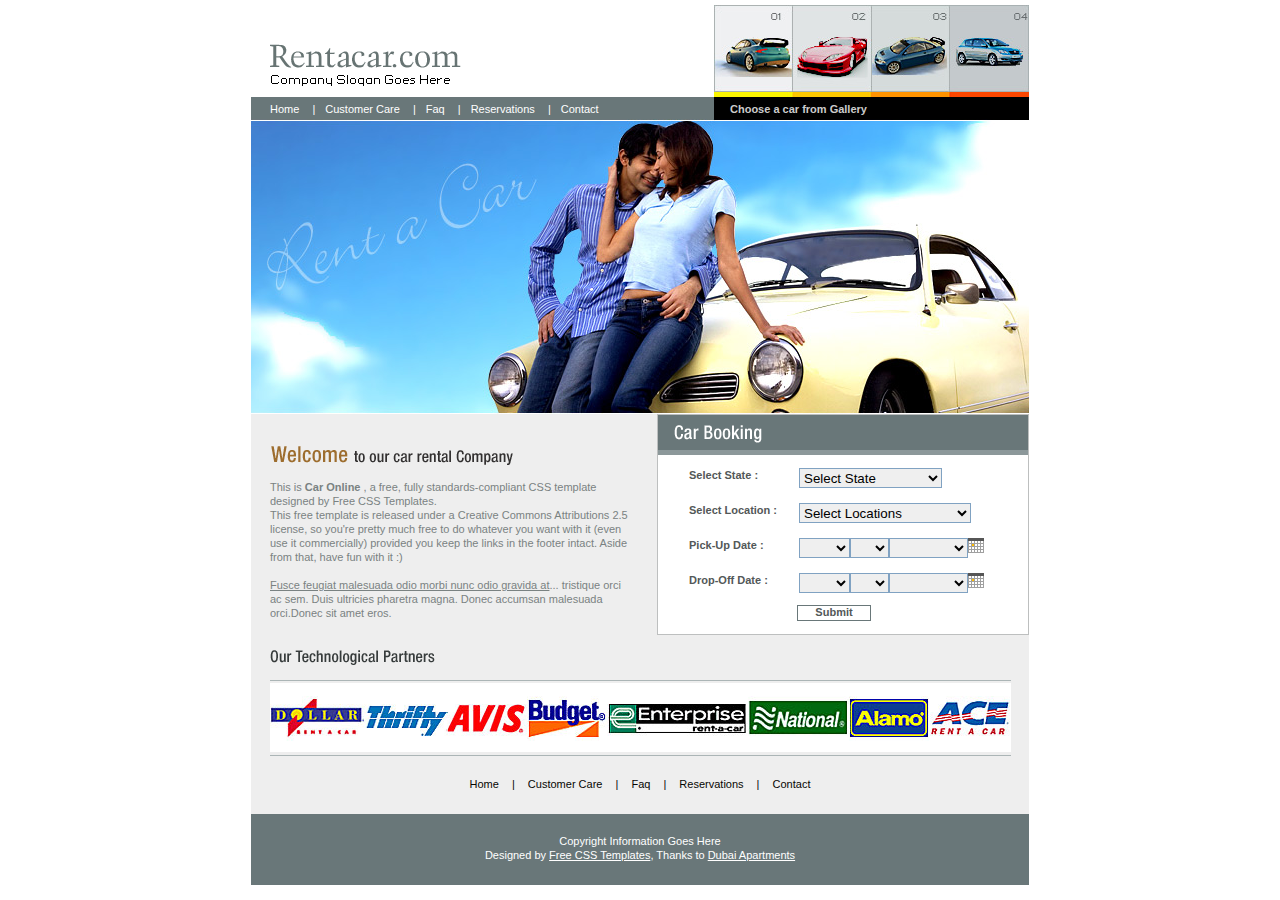
<file: VillageCarService/_archive/Template3/index.html>
<!DOCTYPE html PUBLIC "-//W3C//DTD XHTML 1.0 Transitional//EN" "http://www.w3.org/TR/xhtml1/DTD/xhtml1-transitional.dtd">
<html xmlns="http://www.w3.org/1999/xhtml">
<head>
<title>Car Online</title>
<meta http-equiv="Content-Type" content="text/html; charset=iso-8859-1" />
<link href="style.css" type="text/css" rel="stylesheet" />
</head>
<body>
<div id="main"> <a href="#"><img src="images/logo.gif" alt="" border="0" class="logo"  /></a>
  <ul class="topcar">
    <li><a href="#"><img src="images/img01.jpg" alt="" width="79" height="92" border="0" /></a></li>
    <li><a href="#"><img src="images/img02.jpg" alt="" border="0" /></a></li>
    <li><a href="#"><img src="images/img03.jpg" alt="" border="0" /></a></li>
    <li><a href="#"><img src="images/img04.jpg" alt="" border="0" /></a></li>
  </ul>
  <ul class="topnav">
    <li><a href="#">Home</a> | </li>
    <li><a href="#">Customer Care</a> |</li>
    <li><a href="#">Faq </a> |</li>
    <li><a href="#">Reservations</a> |</li>
    <li><a href="#">Contact</a></li>
  </ul>
  <h2 class="gallary">Choose a car from Gallery</h2>
  <div id="header"> </div>
  <div id="body">
    <div class="left"> <img src="images/welcome.gif" alt="" /><br />
      <p>This is <strong>Car Online</strong> , a free, fully standards-compliant CSS template designed by Free CSS Templates. <br />
        This free template is released under a Creative Commons Attributions 2.5 license, so you're pretty much free to do whatever you want with it (even use it commercially) provided you keep the links in the footer intact. Aside from that, have fun with it :) </p>
      <p><a href="#">Fusce feugiat malesuada odio morbi nunc odio gravida at</a>... tristique orci ac sem. Duis ultricies pharetra magna. Donec accumsan malesuada orci.Donec sit amet eros.</p>
    </div>
    <form action="#" method="get" class="search">
      <img src="images/carbooking.gif" alt="" class="head" /><br />
      <label>Select State :</label>
      <select class="one">
        <option>Select State</option>
      </select>
      <label>Select Location :</label>
      <select class="two">
        <option>Select Locations</option>
      </select>
      <label>Pick-Up Date :</label>
      <select class="three">
        <option></option>
      </select>
      <select class="four">
        <option></option>
      </select>
      <select class="five">
        <option></option>
      </select>
      <a href="#"><img src="images/date.gif" alt="" border="0" class="date" /></a>
      <label>Drop-Off Date :</label>
      <select class="three">
        <option></option>
      </select>
      <select class="four">
        <option></option>
      </select>
      <select class="five">
        <option></option>
      </select>
      <a href="#"><img src="images/date.gif" alt="" border="0" class="date" /></a>
      <input type="submit" class="submit" value="Submit" />
    </form>
    <h3 class="tech"><img src="images/our_tech.gif" alt="" width="165" height="16" /></h3>
    <div class="ads"> <a href="#"><img src="images/ads01.jpg" alt="" width="94" height="45" border="0" /></a><a href="#"><img src="images/ads02.jpg" alt="" border="0" /></a><a href="#"><img src="images/ads03.jpg" alt="" width="80" height="45" border="0" /></a><a href="#"><img src="images/ads04.jpg" alt="" border="0" /></a><a href="#"><img src="images/ads05.jpg" alt="" border="0" /></a><a href="#"><img src="images/ads06.jpg" alt="" width="101" height="45" border="0" /></a><a href="#"><img src="images/ads07.jpg" alt="" width="81" height="45" border="0" /></a><a href="#"><img src="images/ads08.jpg" alt="" width="81" height="45" border="0" /></a></div>
    <p class="brd"></p>
    <p class="footer"><a href="#">Home</a> | <a href="#">Customer Care</a> | <a href="#">Faq </a> | <a href="#">Reservations</a> | <a href="#">Contact</a></p>
  </div>
  <div class="foot"> Copyright Information Goes Here<br />
    Designed by <a href="http://www.free-css-templates.com/">Free CSS Templates</a>, Thanks to <a href="http://www.dubaiapartments.biz/">Dubai Apartments</a></div>
  <br class="spacer" />
</div>
</body>
</html>
</file>
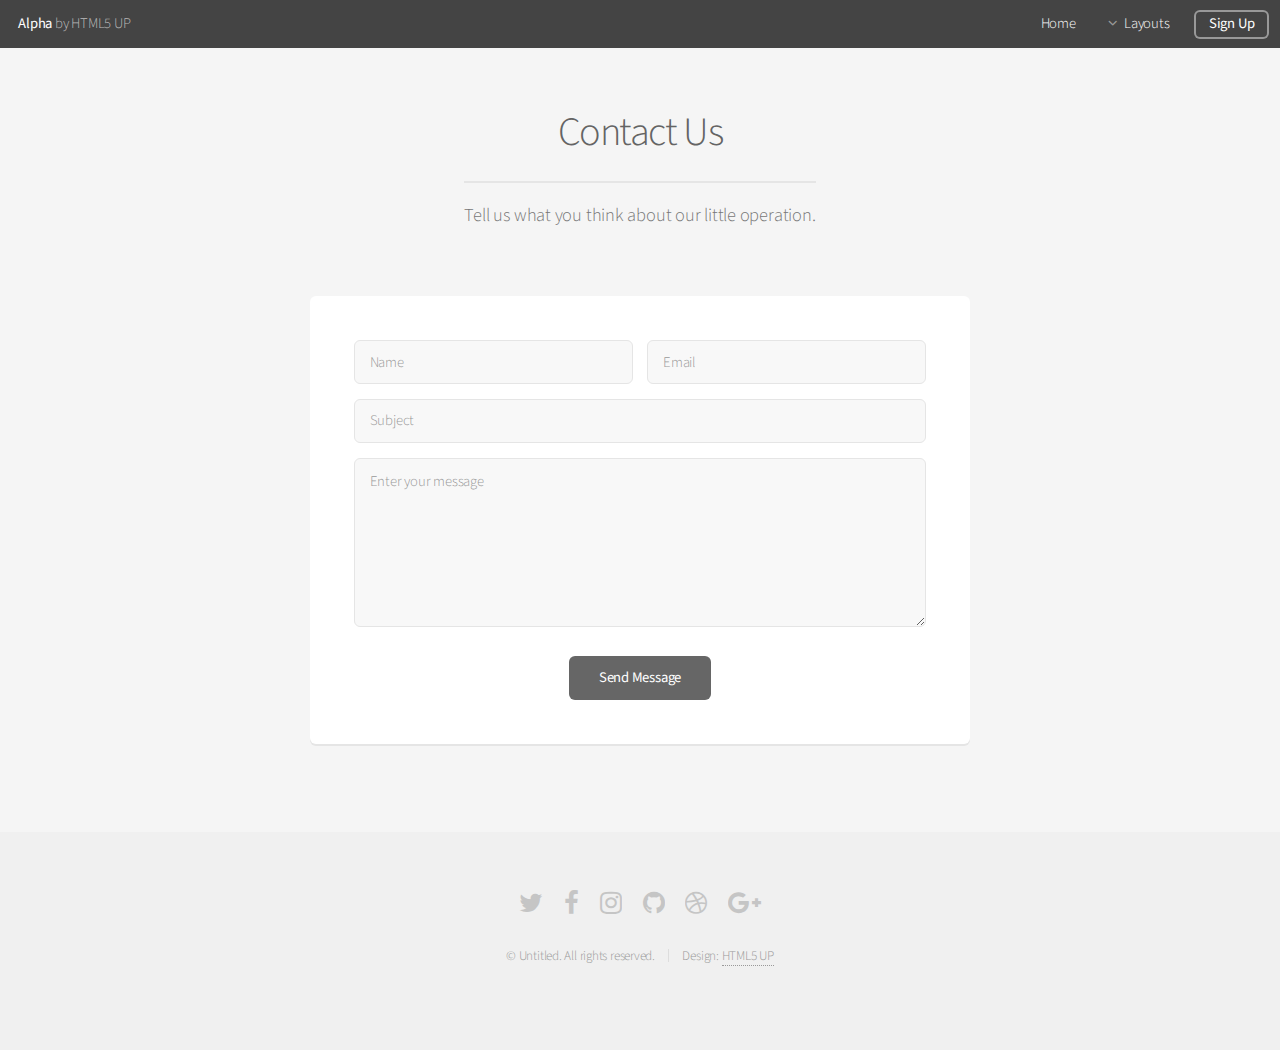
<file: SportsInvestor/contact.html>
<!DOCTYPE HTML>
<!--
	Alpha by HTML5 UP
	html5up.net | @ajlkn
	Free for personal and commercial use under the CCA 3.0 license (html5up.net/license)
-->
<html>
	<head>
		<title>Contact - Alpha by HTML5 UP</title>
		<meta charset="utf-8" />
		<meta name="viewport" content="width=device-width, initial-scale=1" />
		<!--[if lte IE 8]><script src="assets/js/ie/html5shiv.js"></script><![endif]-->
		<link rel="stylesheet" href="assets/css/main.css" />
		<!--[if lte IE 8]><link rel="stylesheet" href="assets/css/ie8.css" /><![endif]-->
	</head>
	<body>
		<div id="page-wrapper">

			<!-- Header -->
				<header id="header">
					<h1><a href="index.html">Alpha</a> by HTML5 UP</h1>
					<nav id="nav">
						<ul>
							<li><a href="index.html">Home</a></li>
							<li>
								<a href="#" class="icon fa-angle-down">Layouts</a>
								<ul>
									<li><a href="generic.html">Generic</a></li>
									<li><a href="contact.html">Contact</a></li>
									<li><a href="elements.html">Elements</a></li>
									<li>
										<a href="#">Submenu</a>
										<ul>
											<li><a href="#">Option One</a></li>
											<li><a href="#">Option Two</a></li>
											<li><a href="#">Option Three</a></li>
											<li><a href="#">Option Four</a></li>
										</ul>
									</li>
								</ul>
							</li>
							<li><a href="#" class="button">Sign Up</a></li>
						</ul>
					</nav>
				</header>

			<!-- Main -->
				<section id="main" class="container 75%">
					<header>
						<h2>Contact Us</h2>
						<p>Tell us what you think about our little operation.</p>
					</header>
					<div class="box">
						<form method="post" action="#">
							<div class="row uniform 50%">
								<div class="6u 12u(mobilep)">
									<input type="text" name="name" id="name" value="" placeholder="Name" />
								</div>
								<div class="6u 12u(mobilep)">
									<input type="email" name="email" id="email" value="" placeholder="Email" />
								</div>
							</div>
							<div class="row uniform 50%">
								<div class="12u">
									<input type="text" name="subject" id="subject" value="" placeholder="Subject" />
								</div>
							</div>
							<div class="row uniform 50%">
								<div class="12u">
									<textarea name="message" id="message" placeholder="Enter your message" rows="6"></textarea>
								</div>
							</div>
							<div class="row uniform">
								<div class="12u">
									<ul class="actions align-center">
										<li><input type="submit" value="Send Message" /></li>
									</ul>
								</div>
							</div>
						</form>
					</div>
				</section>

			<!-- Footer -->
				<footer id="footer">
					<ul class="icons">
						<li><a href="#" class="icon fa-twitter"><span class="label">Twitter</span></a></li>
						<li><a href="#" class="icon fa-facebook"><span class="label">Facebook</span></a></li>
						<li><a href="#" class="icon fa-instagram"><span class="label">Instagram</span></a></li>
						<li><a href="#" class="icon fa-github"><span class="label">Github</span></a></li>
						<li><a href="#" class="icon fa-dribbble"><span class="label">Dribbble</span></a></li>
						<li><a href="#" class="icon fa-google-plus"><span class="label">Google+</span></a></li>
					</ul>
					<ul class="copyright">
						<li>&copy; Untitled. All rights reserved.</li><li>Design: <a href="http://html5up.net">HTML5 UP</a></li>
					</ul>
				</footer>

		</div>

		<!-- Scripts -->
			<script src="assets/js/jquery.min.js"></script>
			<script src="assets/js/jquery.dropotron.min.js"></script>
			<script src="assets/js/jquery.scrollgress.min.js"></script>
			<script src="assets/js/skel.min.js"></script>
			<script src="assets/js/util.js"></script>
			<!--[if lte IE 8]><script src="assets/js/ie/respond.min.js"></script><![endif]-->
			<script src="assets/js/main.js"></script>

	</body>
</html>
</file>
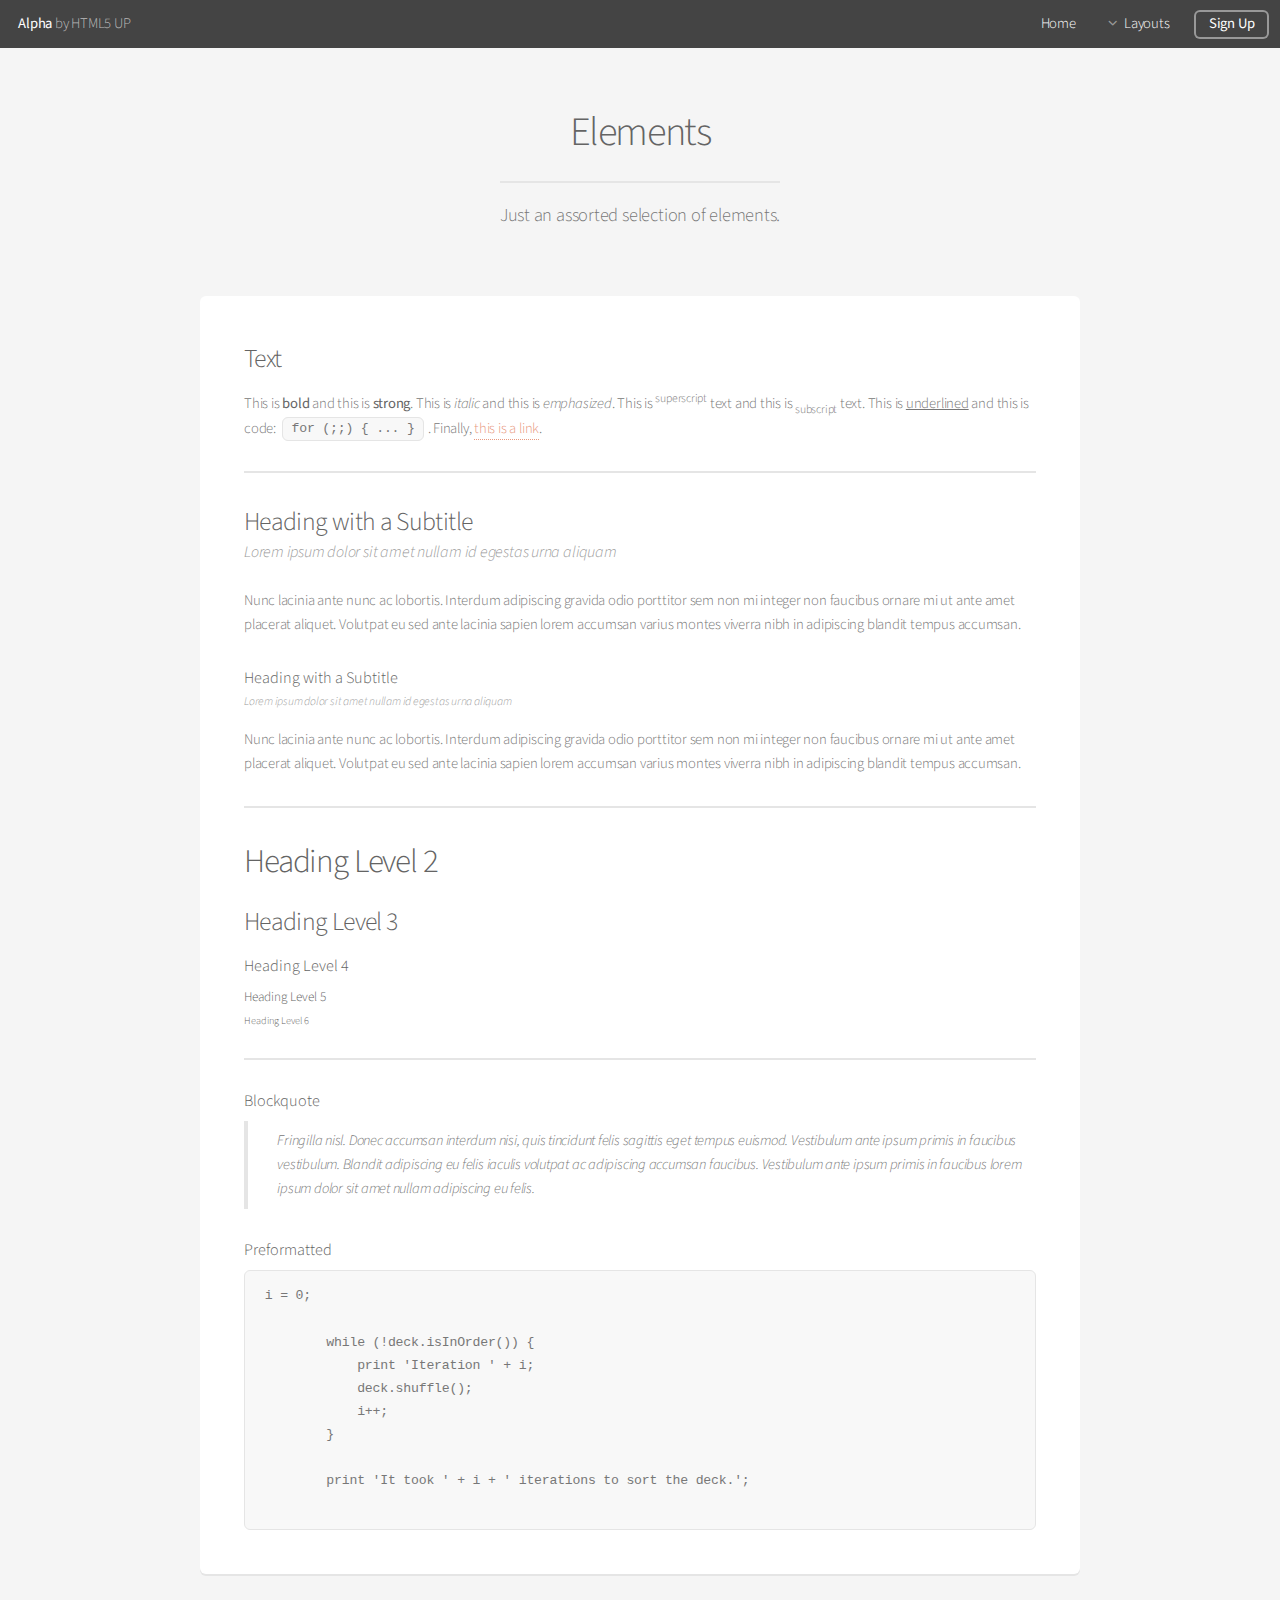
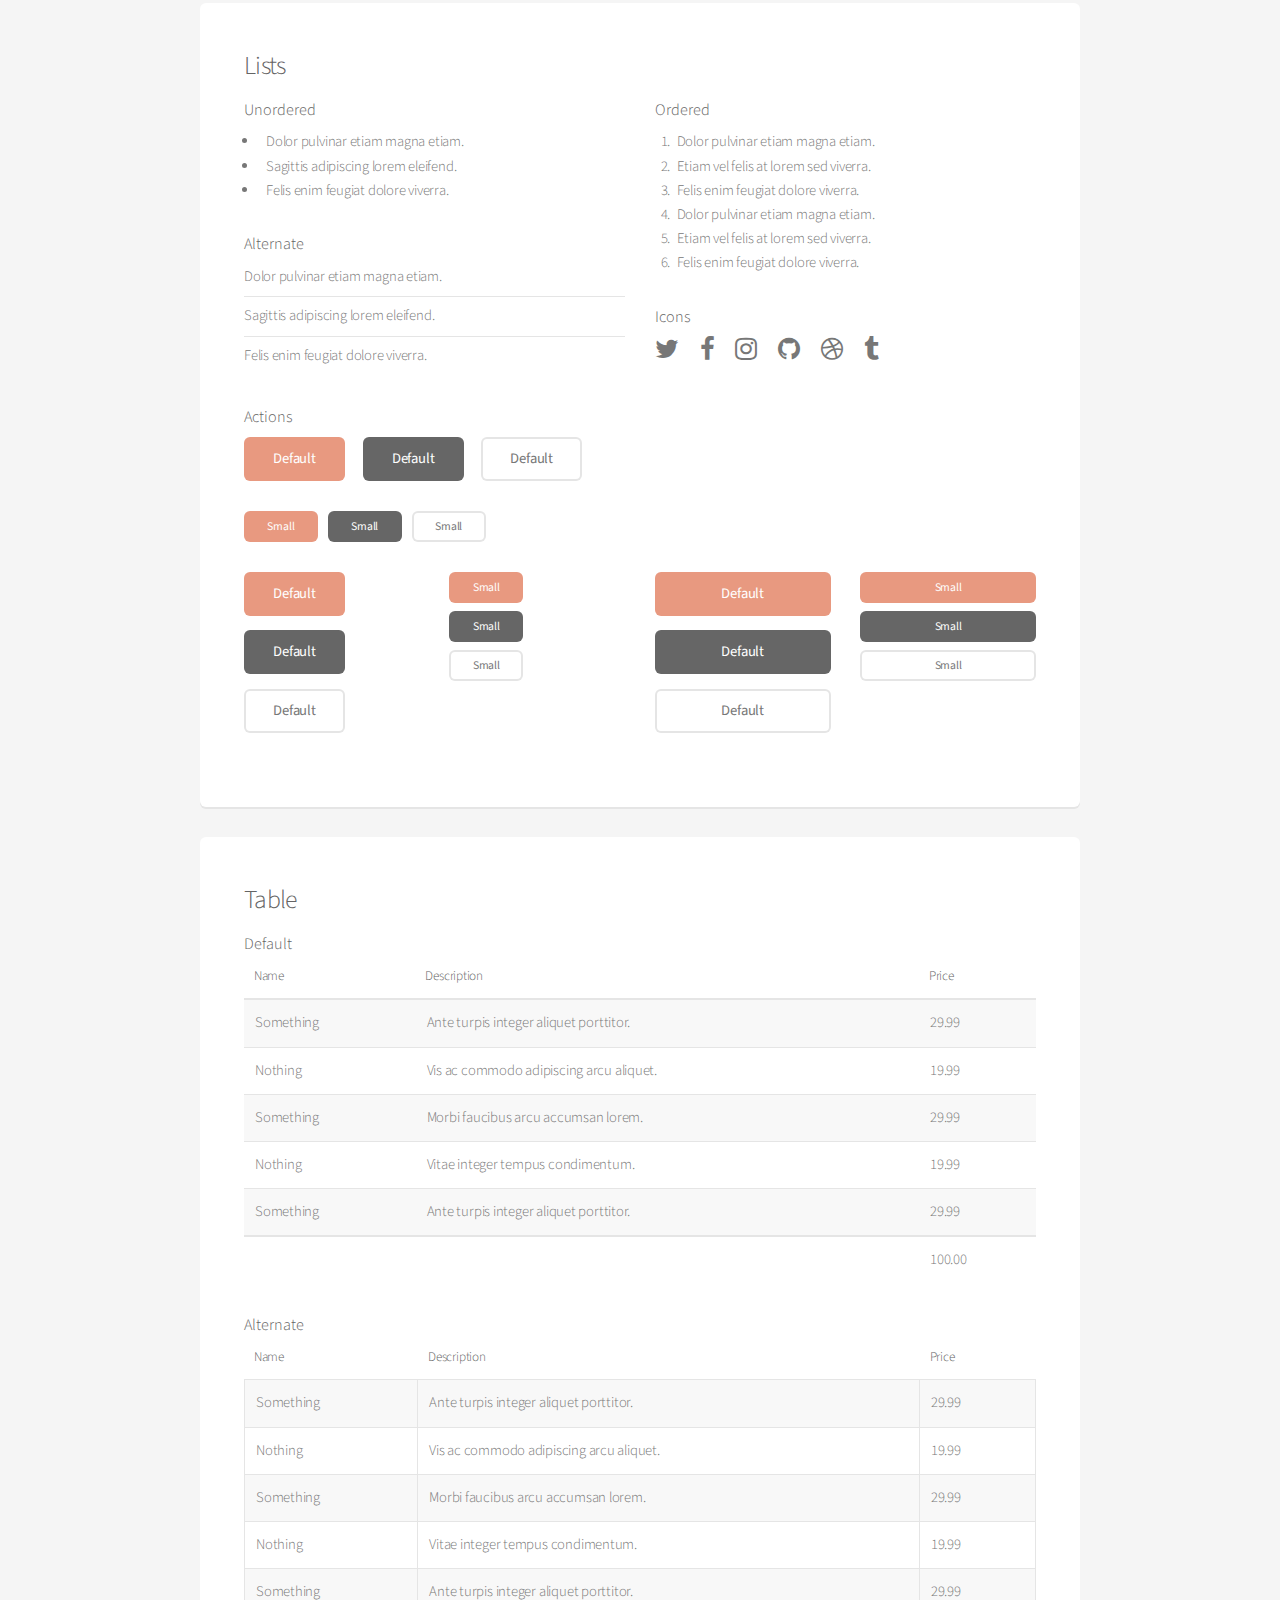
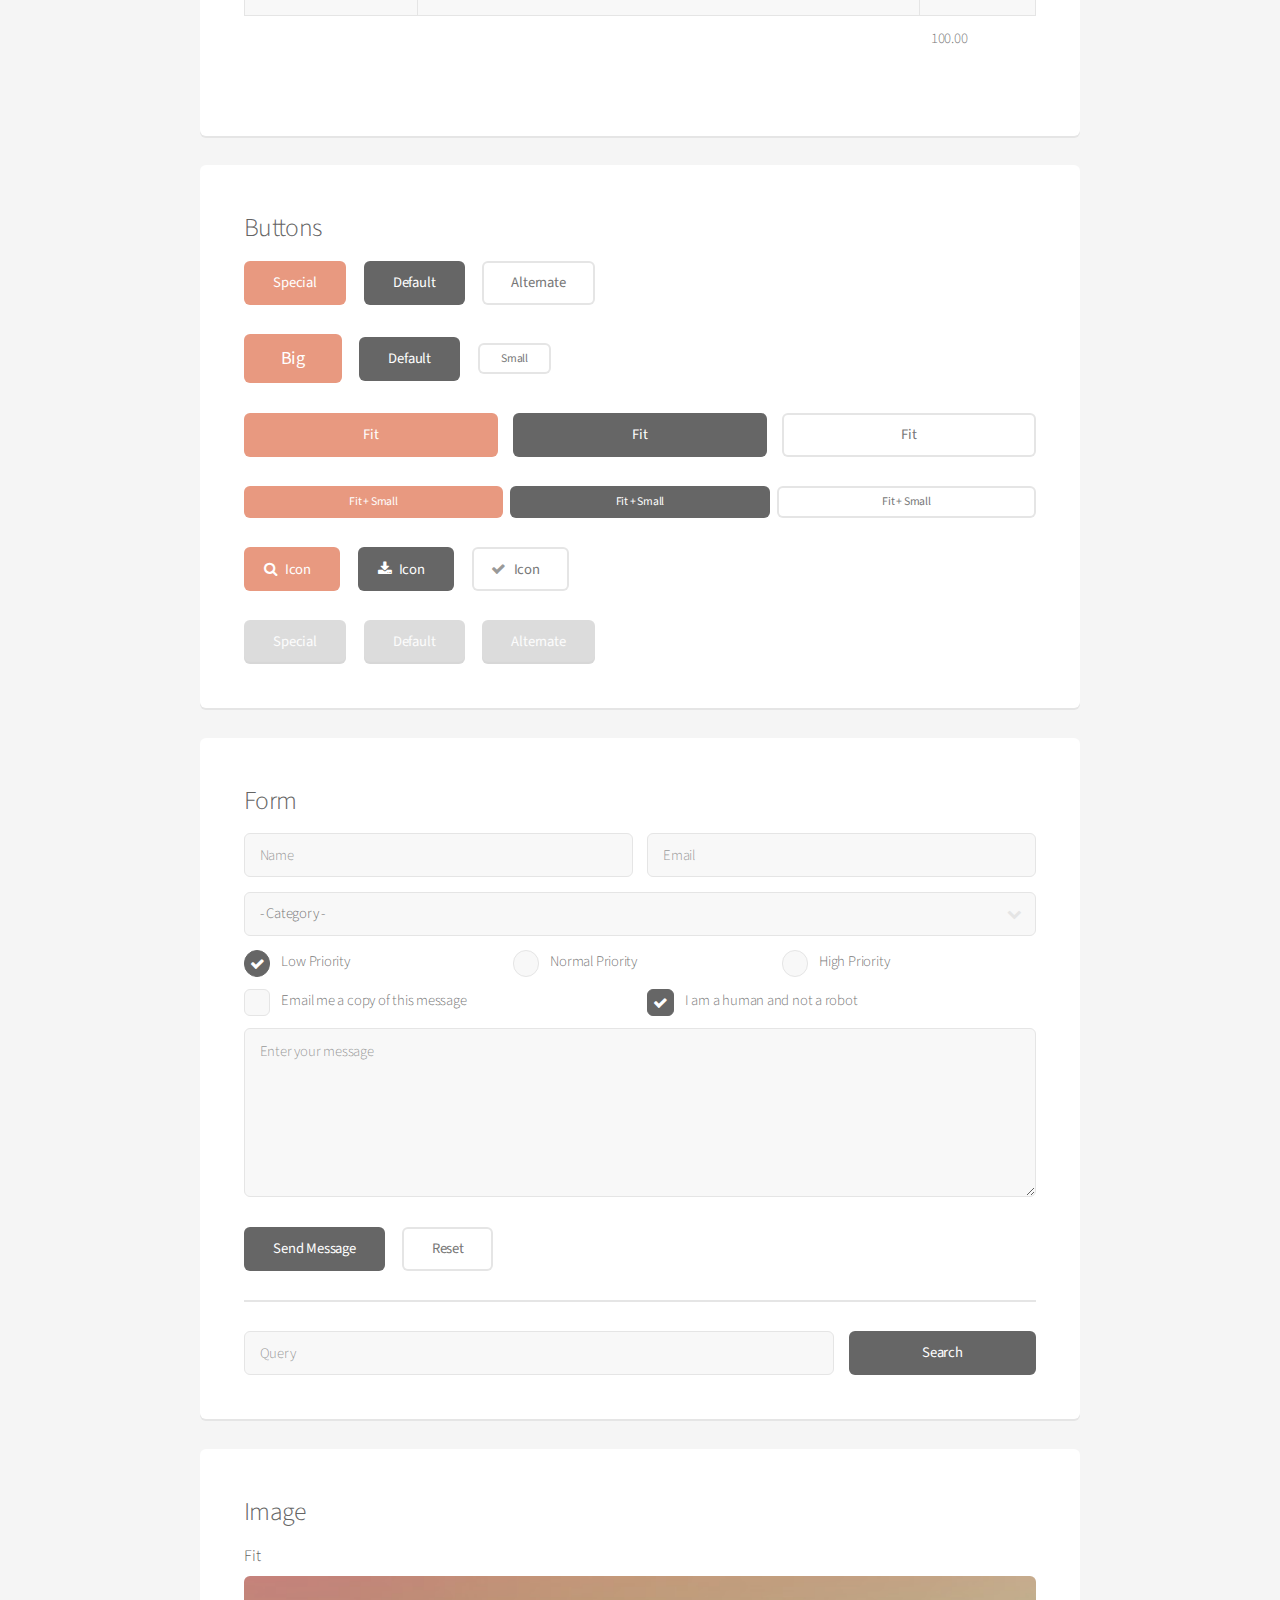
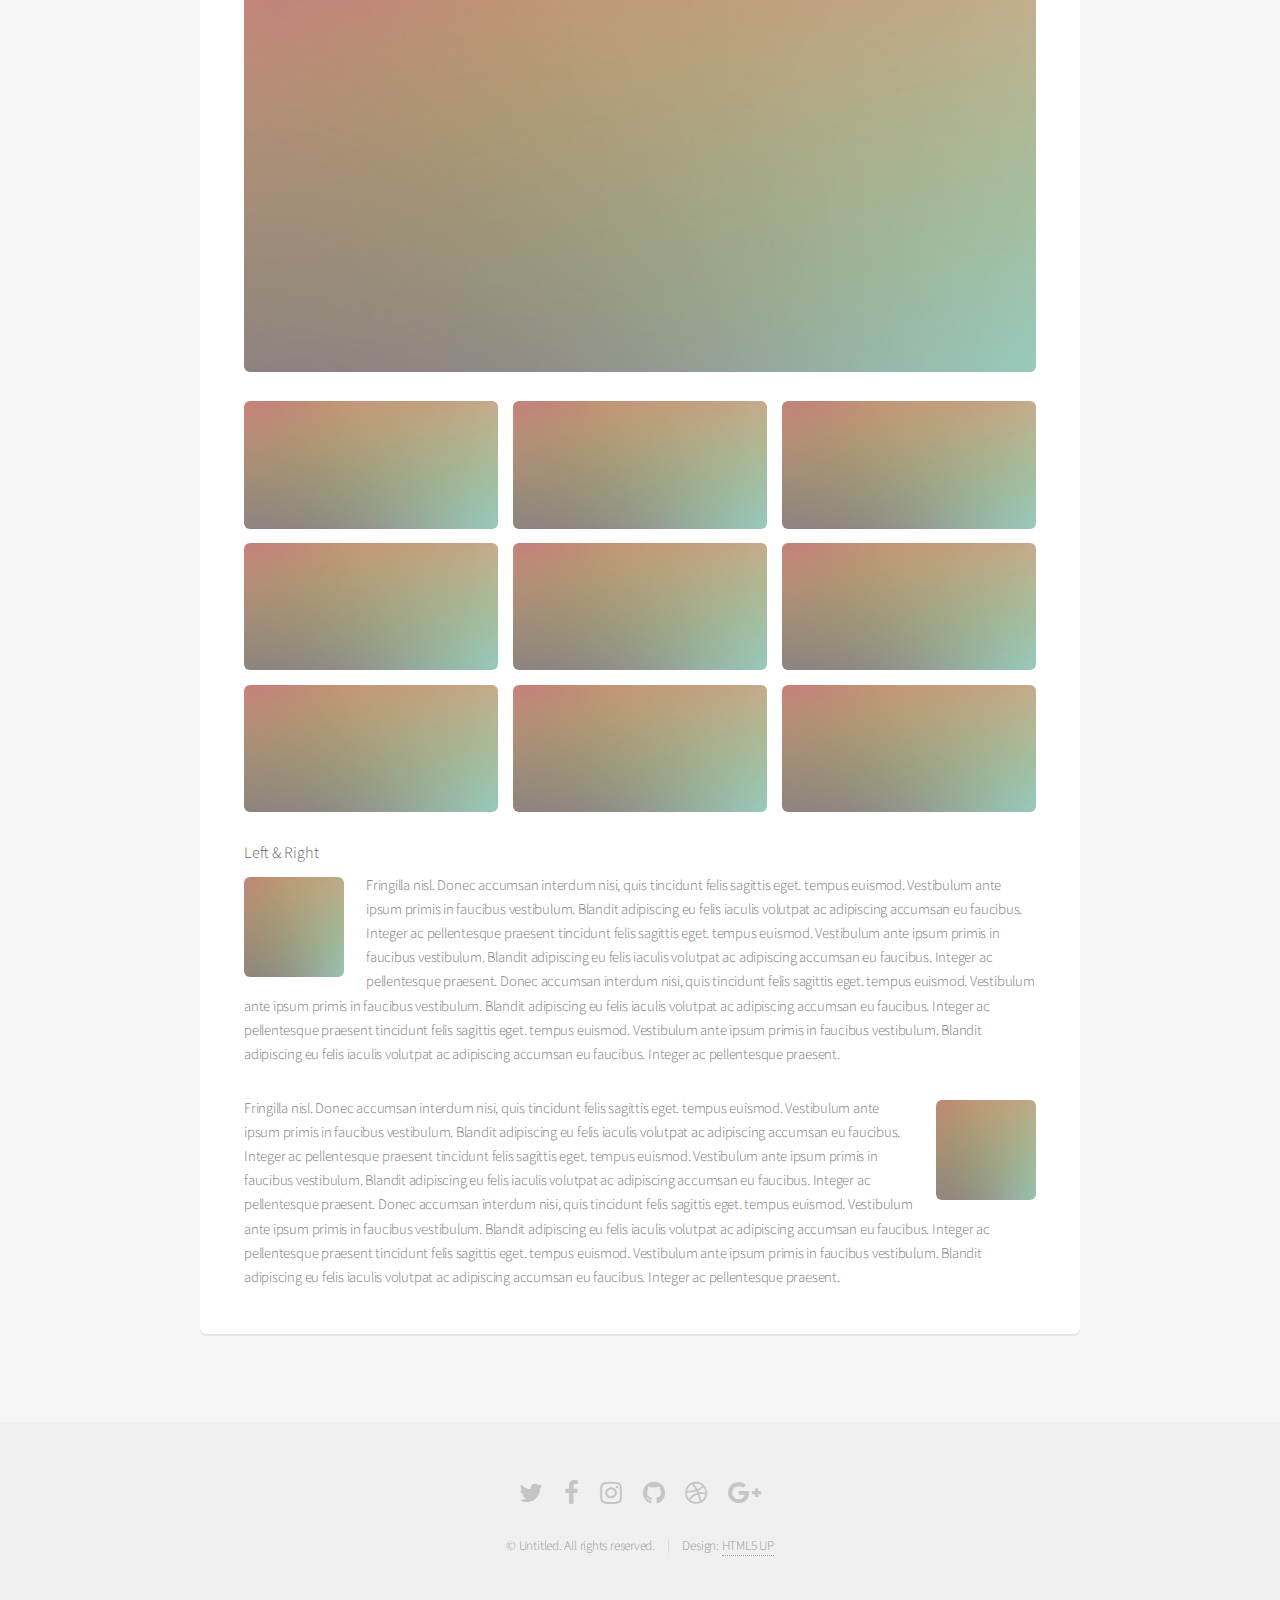
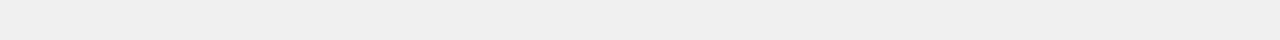
<file: SportsInvestor/elements.html>
<!DOCTYPE HTML>
<!--
	Alpha by HTML5 UP
	html5up.net | @ajlkn
	Free for personal and commercial use under the CCA 3.0 license (html5up.net/license)
-->
<html>
	<head>
		<title>Elements - Alpha by HTML5 UP</title>
		<meta charset="utf-8" />
		<meta name="viewport" content="width=device-width, initial-scale=1" />
		<!--[if lte IE 8]><script src="assets/js/ie/html5shiv.js"></script><![endif]-->
		<link rel="stylesheet" href="assets/css/main.css" />
		<!--[if lte IE 8]><link rel="stylesheet" href="assets/css/ie8.css" /><![endif]-->
	</head>
	<body>
		<div id="page-wrapper">

			<!-- Header -->
				<header id="header">
					<h1><a href="index.html">Alpha</a> by HTML5 UP</h1>
					<nav id="nav">
						<ul>
							<li><a href="index.html">Home</a></li>
							<li>
								<a href="#" class="icon fa-angle-down">Layouts</a>
								<ul>
									<li><a href="generic.html">Generic</a></li>
									<li><a href="contact.html">Contact</a></li>
									<li><a href="elements.html">Elements</a></li>
									<li>
										<a href="#">Submenu</a>
										<ul>
											<li><a href="#">Option One</a></li>
											<li><a href="#">Option Two</a></li>
											<li><a href="#">Option Three</a></li>
											<li><a href="#">Option Four</a></li>
										</ul>
									</li>
								</ul>
							</li>
							<li><a href="#" class="button">Sign Up</a></li>
						</ul>
					</nav>
				</header>

			<!-- Main -->
				<section id="main" class="container">
					<header>
						<h2>Elements</h2>
						<p>Just an assorted selection of elements.</p>
					</header>
					<div class="row">
						<div class="12u">

							<!-- Text -->
								<section class="box">
									<h3>Text</h3>
									<p>This is <b>bold</b> and this is <strong>strong</strong>. This is <i>italic</i> and this is <em>emphasized</em>.
									This is <sup>superscript</sup> text and this is <sub>subscript</sub> text.
									This is <u>underlined</u> and this is code: <code>for (;;) { ... }</code>. Finally, <a href="#">this is a link</a>.</p>

									<hr />

									<header>
										<h3>Heading with a Subtitle</h3>
										<p>Lorem ipsum dolor sit amet nullam id egestas urna aliquam</p>
									</header>
									<p>Nunc lacinia ante nunc ac lobortis. Interdum adipiscing gravida odio porttitor sem non mi integer non faucibus ornare mi ut ante amet placerat aliquet. Volutpat eu sed ante lacinia sapien lorem accumsan varius montes viverra nibh in adipiscing blandit tempus accumsan.</p>
									<header>
										<h4>Heading with a Subtitle</h4>
										<p>Lorem ipsum dolor sit amet nullam id egestas urna aliquam</p>
									</header>
									<p>Nunc lacinia ante nunc ac lobortis. Interdum adipiscing gravida odio porttitor sem non mi integer non faucibus ornare mi ut ante amet placerat aliquet. Volutpat eu sed ante lacinia sapien lorem accumsan varius montes viverra nibh in adipiscing blandit tempus accumsan.</p>

									<hr />

									<h2>Heading Level 2</h2>
									<h3>Heading Level 3</h3>
									<h4>Heading Level 4</h4>
									<h5>Heading Level 5</h5>
									<h6>Heading Level 6</h6>

									<hr />

									<h4>Blockquote</h4>
									<blockquote>Fringilla nisl. Donec accumsan interdum nisi, quis tincidunt felis sagittis eget tempus euismod. Vestibulum ante ipsum primis in faucibus vestibulum. Blandit adipiscing eu felis iaculis volutpat ac adipiscing accumsan faucibus. Vestibulum ante ipsum primis in faucibus lorem ipsum dolor sit amet nullam adipiscing eu felis.</blockquote>

									<h4>Preformatted</h4>
									<pre>i = 0;

	while (!deck.isInOrder()) {
	    print 'Iteration ' + i;
	    deck.shuffle();
	    i++;
	}

	print 'It took ' + i + ' iterations to sort the deck.';
	</pre>
								</section>

						</div>
					</div>
					<div class="row">
						<div class="12u">

							<!-- Lists -->
								<section class="box">
									<h3>Lists</h3>
									<div class="row">
										<div class="6u 12u(mobilep)">

											<h4>Unordered</h4>
											<ul>
												<li>Dolor pulvinar etiam magna etiam.</li>
												<li>Sagittis adipiscing lorem eleifend.</li>
												<li>Felis enim feugiat dolore viverra.</li>
											</ul>

											<h4>Alternate</h4>
											<ul class="alt">
												<li>Dolor pulvinar etiam magna etiam.</li>
												<li>Sagittis adipiscing lorem eleifend.</li>
												<li>Felis enim feugiat dolore viverra.</li>
											</ul>

										</div>
										<div class="6u 12u(mobilep)">

											<h4>Ordered</h4>
											<ol>
												<li>Dolor pulvinar etiam magna etiam.</li>
												<li>Etiam vel felis at lorem sed viverra.</li>
												<li>Felis enim feugiat dolore viverra.</li>
												<li>Dolor pulvinar etiam magna etiam.</li>
												<li>Etiam vel felis at lorem sed viverra.</li>
												<li>Felis enim feugiat dolore viverra.</li>
											</ol>

											<h4>Icons</h4>
											<ul class="icons">
												<li><a href="#" class="icon fa-twitter"><span class="label">Twitter</span></a></li>
												<li><a href="#" class="icon fa-facebook"><span class="label">Facebook</span></a></li>
												<li><a href="#" class="icon fa-instagram"><span class="label">Instagram</span></a></li>
												<li><a href="#" class="icon fa-github"><span class="label">Github</span></a></li>
												<li><a href="#" class="icon fa-dribbble"><span class="label">Dribbble</span></a></li>
												<li><a href="#" class="icon fa-tumblr"><span class="label">Tumblr</span></a></li>
											</ul>

										</div>
									</div>

									<h4>Actions</h4>
									<ul class="actions">
										<li><a href="#" class="button special">Default</a></li>
										<li><a href="#" class="button">Default</a></li>
										<li><a href="#" class="button alt">Default</a></li>
									</ul>
									<ul class="actions small">
										<li><a href="#" class="button special small">Small</a></li>
										<li><a href="#" class="button small">Small</a></li>
										<li><a href="#" class="button alt small">Small</a></li>
									</ul>
									<div class="row">
										<div class="3u 6u(narrower) 12u$(mobilep)">
											<ul class="actions vertical">
												<li><a href="#" class="button special">Default</a></li>
												<li><a href="#" class="button">Default</a></li>
												<li><a href="#" class="button alt">Default</a></li>
											</ul>
										</div>
										<div class="3u 6u$(narrower) 12u$(mobilep)">
											<ul class="actions vertical small">
												<li><a href="#" class="button special small">Small</a></li>
												<li><a href="#" class="button small">Small</a></li>
												<li><a href="#" class="button alt small">Small</a></li>
											</ul>
										</div>
										<div class="3u 6u(narrower) 12u$(mobilep)">
											<ul class="actions vertical">
												<li><a href="#" class="button special fit">Default</a></li>
												<li><a href="#" class="button fit">Default</a></li>
												<li><a href="#" class="button alt fit">Default</a></li>
											</ul>
										</div>
										<div class="3u 6u$(narrower) 12u$(mobilep)">
											<ul class="actions vertical small">
												<li><a href="#" class="button special small fit">Small</a></li>
												<li><a href="#" class="button small fit">Small</a></li>
												<li><a href="#" class="button alt small fit">Small</a></li>
											</ul>
										</div>
									</div>
								</section>

						</div>
					</div>
					<div class="row">
						<div class="12u">

							<!-- Table -->
								<section class="box">
									<h3>Table</h3>

									<h4>Default</h4>
									<div class="table-wrapper">
										<table>
											<thead>
												<tr>
													<th>Name</th>
													<th>Description</th>
													<th>Price</th>
												</tr>
											</thead>
											<tbody>
												<tr>
													<td>Something</td>
													<td>Ante turpis integer aliquet porttitor.</td>
													<td>29.99</td>
												</tr>
												<tr>
													<td>Nothing</td>
													<td>Vis ac commodo adipiscing arcu aliquet.</td>
													<td>19.99</td>
												</tr>
												<tr>
													<td>Something</td>
													<td> Morbi faucibus arcu accumsan lorem.</td>
													<td>29.99</td>
												</tr>
												<tr>
													<td>Nothing</td>
													<td>Vitae integer tempus condimentum.</td>
													<td>19.99</td>
												</tr>
												<tr>
													<td>Something</td>
													<td>Ante turpis integer aliquet porttitor.</td>
													<td>29.99</td>
												</tr>
											</tbody>
											<tfoot>
												<tr>
													<td colspan="2"></td>
													<td>100.00</td>
												</tr>
											</tfoot>
										</table>
									</div>

									<h4>Alternate</h4>
									<div class="table-wrapper">
										<table class="alt">
											<thead>
												<tr>
													<th>Name</th>
													<th>Description</th>
													<th>Price</th>
												</tr>
											</thead>
											<tbody>
												<tr>
													<td>Something</td>
													<td>Ante turpis integer aliquet porttitor.</td>
													<td>29.99</td>
												</tr>
												<tr>
													<td>Nothing</td>
													<td>Vis ac commodo adipiscing arcu aliquet.</td>
													<td>19.99</td>
												</tr>
												<tr>
													<td>Something</td>
													<td> Morbi faucibus arcu accumsan lorem.</td>
													<td>29.99</td>
												</tr>
												<tr>
													<td>Nothing</td>
													<td>Vitae integer tempus condimentum.</td>
													<td>19.99</td>
												</tr>
												<tr>
													<td>Something</td>
													<td>Ante turpis integer aliquet porttitor.</td>
													<td>29.99</td>
												</tr>
											</tbody>
											<tfoot>
												<tr>
													<td colspan="2"></td>
													<td>100.00</td>
												</tr>
											</tfoot>
										</table>
									</div>
								</section>

						</div>
					</div>
					<div class="row">
						<div class="12u">

							<!-- Buttons -->
								<section class="box">
									<h3>Buttons</h3>
									<ul class="actions">
										<li><a href="#" class="button special">Special</a></li>
										<li><a href="#" class="button">Default</a></li>
										<li><a href="#" class="button alt">Alternate</a></li>
									</ul>
									<ul class="actions">
										<li><a href="#" class="button special big">Big</a></li>
										<li><a href="#" class="button">Default</a></li>
										<li><a href="#" class="button alt small">Small</a></li>
									</ul>
									<ul class="actions fit">
										<li><a href="#" class="button special fit">Fit</a></li>
										<li><a href="#" class="button fit">Fit</a></li>
										<li><a href="#" class="button alt fit">Fit</a></li>
									</ul>
									<ul class="actions fit small">
										<li><a href="#" class="button special fit small">Fit + Small</a></li>
										<li><a href="#" class="button fit small">Fit + Small</a></li>
										<li><a href="#" class="button alt fit small">Fit + Small</a></li>
									</ul>
									<ul class="actions">
										<li><a href="#" class="button special icon fa-search">Icon</a></li>
										<li><a href="#" class="button icon fa-download">Icon</a></li>
										<li><a href="#" class="button alt icon fa-check">Icon</a></li>
									</ul>
									<ul class="actions">
										<li><span class="button special disabled">Special</span></li>
										<li><span class="button disabled">Default</span></li>
										<li><span class="button alt disabled">Alternate</span></li>
									</ul>
								</section>

						</div>
					</div>
					<div class="row">
						<div class="12u">

							<!-- Form -->
								<section class="box">
									<h3>Form</h3>
									<form method="post" action="#">
										<div class="row uniform 50%">
											<div class="6u 12u(mobilep)">
												<input type="text" name="name" id="name" value="" placeholder="Name" />
											</div>
											<div class="6u 12u(mobilep)">
												<input type="email" name="email" id="email" value="" placeholder="Email" />
											</div>
										</div>
										<div class="row uniform 50%">
											<div class="12u">
												<div class="select-wrapper">
													<select name="category" id="category">
														<option value="">- Category -</option>
														<option value="1">Manufacturing</option>
														<option value="1">Shipping</option>
														<option value="1">Administration</option>
														<option value="1">Human Resources</option>
													</select>
												</div>
											</div>
										</div>
										<div class="row uniform 50%">
											<div class="4u 12u(narrower)">
												<input type="radio" id="priority-low" name="priority" checked>
												<label for="priority-low">Low Priority</label>
											</div>
											<div class="4u 12u(narrower)">
												<input type="radio" id="priority-normal" name="priority">
												<label for="priority-normal">Normal Priority</label>
											</div>
											<div class="4u 12u(narrower)">
												<input type="radio" id="priority-high" name="priority">
												<label for="priority-high">High Priority</label>
											</div>
										</div>
										<div class="row uniform 50%">
											<div class="6u 12u(narrower)">
												<input type="checkbox" id="copy" name="copy">
												<label for="copy">Email me a copy of this message</label>
											</div>
											<div class="6u 12u(narrower)">
												<input type="checkbox" id="human" name="human" checked>
												<label for="human">I am a human and not a robot</label>
											</div>
										</div>
										<div class="row uniform 50%">
											<div class="12u">
												<textarea name="message" id="message" placeholder="Enter your message" rows="6"></textarea>
											</div>
										</div>
										<div class="row uniform">
											<div class="12u">
												<ul class="actions">
													<li><input type="submit" value="Send Message" /></li>
													<li><input type="reset" value="Reset" class="alt" /></li>
												</ul>
											</div>
										</div>
									</form>

									<hr />

									<form method="post" action="#">
										<div class="row uniform 50%">
											<div class="9u 12u(mobilep)">
												<input type="text" name="query" id="query" value="" placeholder="Query" />
											</div>
											<div class="3u 12u(mobilep)">
												<input type="submit" value="Search" class="fit" />
											</div>
										</div>
									</form>
								</section>

						</div>
					</div>
					<div class="row">
						<div class="12u">

							<!-- Image -->
								<section class="box">
									<h3>Image</h3>
									<h4>Fit</h4>
									<span class="image fit"><img src="images/pic04.jpg" alt="" /></span>
									<div class="box alt">
										<div class="row no-collapse 50% uniform">
											<div class="4u"><span class="image fit"><img src="images/pic04.jpg" alt="" /></span></div>
											<div class="4u"><span class="image fit"><img src="images/pic04.jpg" alt="" /></span></div>
											<div class="4u"><span class="image fit"><img src="images/pic04.jpg" alt="" /></span></div>
										</div>
										<div class="row no-collapse 50% uniform">
											<div class="4u"><span class="image fit"><img src="images/pic04.jpg" alt="" /></span></div>
											<div class="4u"><span class="image fit"><img src="images/pic04.jpg" alt="" /></span></div>
											<div class="4u"><span class="image fit"><img src="images/pic04.jpg" alt="" /></span></div>
										</div>
										<div class="row no-collapse 50% uniform">
											<div class="4u"><span class="image fit"><img src="images/pic04.jpg" alt="" /></span></div>
											<div class="4u"><span class="image fit"><img src="images/pic04.jpg" alt="" /></span></div>
											<div class="4u"><span class="image fit"><img src="images/pic04.jpg" alt="" /></span></div>
										</div>
									</div>

									<h4>Left &amp; Right</h4>
									<p><span class="image left"><img src="images/pic05.jpg" alt="" /></span>Fringilla nisl. Donec accumsan interdum nisi, quis tincidunt felis sagittis eget. tempus euismod. Vestibulum ante ipsum primis in faucibus vestibulum. Blandit adipiscing eu felis iaculis volutpat ac adipiscing accumsan eu faucibus. Integer ac pellentesque praesent tincidunt felis sagittis eget. tempus euismod. Vestibulum ante ipsum primis in faucibus vestibulum. Blandit adipiscing eu felis iaculis volutpat ac adipiscing accumsan eu faucibus. Integer ac pellentesque praesent. Donec accumsan interdum nisi, quis tincidunt felis sagittis eget. tempus euismod. Vestibulum ante ipsum primis in faucibus vestibulum. Blandit adipiscing eu felis iaculis volutpat ac adipiscing accumsan eu faucibus. Integer ac pellentesque praesent tincidunt felis sagittis eget. tempus euismod. Vestibulum ante ipsum primis in faucibus vestibulum. Blandit adipiscing eu felis iaculis volutpat ac adipiscing accumsan eu faucibus. Integer ac pellentesque praesent.</p>
									<p><span class="image right"><img src="images/pic05.jpg" alt="" /></span>Fringilla nisl. Donec accumsan interdum nisi, quis tincidunt felis sagittis eget. tempus euismod. Vestibulum ante ipsum primis in faucibus vestibulum. Blandit adipiscing eu felis iaculis volutpat ac adipiscing accumsan eu faucibus. Integer ac pellentesque praesent tincidunt felis sagittis eget. tempus euismod. Vestibulum ante ipsum primis in faucibus vestibulum. Blandit adipiscing eu felis iaculis volutpat ac adipiscing accumsan eu faucibus. Integer ac pellentesque praesent. Donec accumsan interdum nisi, quis tincidunt felis sagittis eget. tempus euismod. Vestibulum ante ipsum primis in faucibus vestibulum. Blandit adipiscing eu felis iaculis volutpat ac adipiscing accumsan eu faucibus. Integer ac pellentesque praesent tincidunt felis sagittis eget. tempus euismod. Vestibulum ante ipsum primis in faucibus vestibulum. Blandit adipiscing eu felis iaculis volutpat ac adipiscing accumsan eu faucibus. Integer ac pellentesque praesent.</p>
								</section>

						</div>
					</div>
				</section>

			<!-- Footer -->
				<footer id="footer">
					<ul class="icons">
						<li><a href="#" class="icon fa-twitter"><span class="label">Twitter</span></a></li>
						<li><a href="#" class="icon fa-facebook"><span class="label">Facebook</span></a></li>
						<li><a href="#" class="icon fa-instagram"><span class="label">Instagram</span></a></li>
						<li><a href="#" class="icon fa-github"><span class="label">Github</span></a></li>
						<li><a href="#" class="icon fa-dribbble"><span class="label">Dribbble</span></a></li>
						<li><a href="#" class="icon fa-google-plus"><span class="label">Google+</span></a></li>
					</ul>
					<ul class="copyright">
						<li>&copy; Untitled. All rights reserved.</li><li>Design: <a href="http://html5up.net">HTML5 UP</a></li>
					</ul>
				</footer>

		</div>

		<!-- Scripts -->
			<script src="assets/js/jquery.min.js"></script>
			<script src="assets/js/jquery.dropotron.min.js"></script>
			<script src="assets/js/jquery.scrollgress.min.js"></script>
			<script src="assets/js/skel.min.js"></script>
			<script src="assets/js/util.js"></script>
			<!--[if lte IE 8]><script src="assets/js/ie/respond.min.js"></script><![endif]-->
			<script src="assets/js/main.js"></script>

	</body>
</html>
</file>
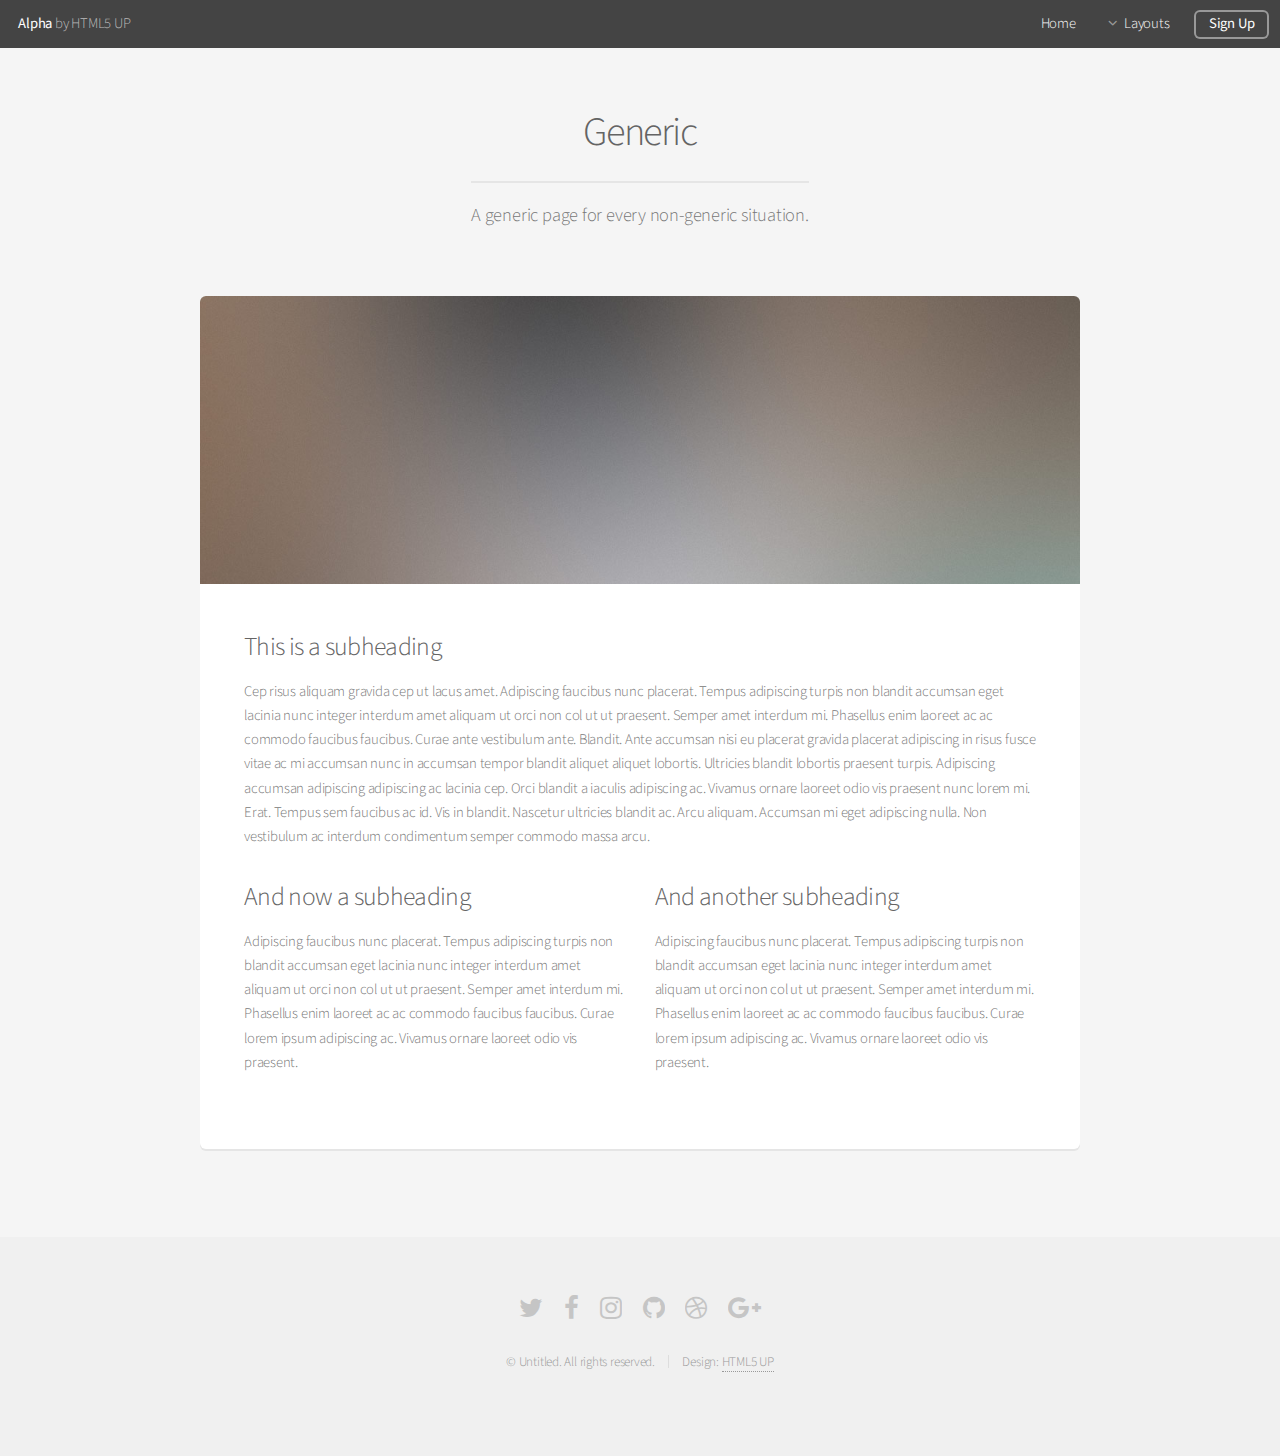
<file: SportsInvestor/generic.html>
<!DOCTYPE HTML>
<!--
	Alpha by HTML5 UP
	html5up.net | @ajlkn
	Free for personal and commercial use under the CCA 3.0 license (html5up.net/license)
-->
<html>
	<head>
		<title>Generic - Alpha by HTML5 UP</title>
		<meta charset="utf-8" />
		<meta name="viewport" content="width=device-width, initial-scale=1" />
		<!--[if lte IE 8]><script src="assets/js/ie/html5shiv.js"></script><![endif]-->
		<link rel="stylesheet" href="assets/css/main.css" />
		<!--[if lte IE 8]><link rel="stylesheet" href="assets/css/ie8.css" /><![endif]-->
	</head>
	<body>
		<div id="page-wrapper">

			<!-- Header -->
				<header id="header">
					<h1><a href="index.html">Alpha</a> by HTML5 UP</h1>
					<nav id="nav">
						<ul>
							<li><a href="index.html">Home</a></li>
							<li>
								<a href="#" class="icon fa-angle-down">Layouts</a>
								<ul>
									<li><a href="generic.html">Generic</a></li>
									<li><a href="contact.html">Contact</a></li>
									<li><a href="elements.html">Elements</a></li>
									<li>
										<a href="#">Submenu</a>
										<ul>
											<li><a href="#">Option One</a></li>
											<li><a href="#">Option Two</a></li>
											<li><a href="#">Option Three</a></li>
											<li><a href="#">Option Four</a></li>
										</ul>
									</li>
								</ul>
							</li>
							<li><a href="#" class="button">Sign Up</a></li>
						</ul>
					</nav>
				</header>

			<!-- Main -->
				<section id="main" class="container">
					<header>
						<h2>Generic</h2>
						<p>A generic page for every non-generic situation.</p>
					</header>
					<div class="box">
						<span class="image featured"><img src="images/pic01.jpg" alt="" /></span>
						<h3>This is a subheading</h3>
						<p>Cep risus aliquam gravida cep ut lacus amet. Adipiscing faucibus nunc placerat. Tempus adipiscing turpis non blandit accumsan eget lacinia nunc integer interdum amet aliquam ut orci non col ut ut praesent. Semper amet interdum mi. Phasellus enim laoreet ac ac commodo faucibus faucibus. Curae ante vestibulum ante. Blandit. Ante accumsan nisi eu placerat gravida placerat adipiscing in risus fusce vitae ac mi accumsan nunc in accumsan tempor blandit aliquet aliquet lobortis. Ultricies blandit lobortis praesent turpis. Adipiscing accumsan adipiscing adipiscing ac lacinia cep. Orci blandit a iaculis adipiscing ac. Vivamus ornare laoreet odio vis praesent nunc lorem mi. Erat. Tempus sem faucibus ac id. Vis in blandit. Nascetur ultricies blandit ac. Arcu aliquam. Accumsan mi eget adipiscing nulla. Non vestibulum ac interdum condimentum semper commodo massa arcu.</p>
						<div class="row">
							<div class="6u 12u(mobilep)">
								<h3>And now a subheading</h3>
								<p>Adipiscing faucibus nunc placerat. Tempus adipiscing turpis non blandit accumsan eget lacinia nunc integer interdum amet aliquam ut orci non col ut ut praesent. Semper amet interdum mi. Phasellus enim laoreet ac ac commodo faucibus faucibus. Curae lorem ipsum adipiscing ac. Vivamus ornare laoreet odio vis praesent.</p>
							</div>
							<div class="6u 12u(mobilep)">
								<h3>And another subheading</h3>
								<p>Adipiscing faucibus nunc placerat. Tempus adipiscing turpis non blandit accumsan eget lacinia nunc integer interdum amet aliquam ut orci non col ut ut praesent. Semper amet interdum mi. Phasellus enim laoreet ac ac commodo faucibus faucibus. Curae lorem ipsum adipiscing ac. Vivamus ornare laoreet odio vis praesent.</p>
							</div>
						</div>
					</div>
				</section>

			<!-- Footer -->
				<footer id="footer">
					<ul class="icons">
						<li><a href="#" class="icon fa-twitter"><span class="label">Twitter</span></a></li>
						<li><a href="#" class="icon fa-facebook"><span class="label">Facebook</span></a></li>
						<li><a href="#" class="icon fa-instagram"><span class="label">Instagram</span></a></li>
						<li><a href="#" class="icon fa-github"><span class="label">Github</span></a></li>
						<li><a href="#" class="icon fa-dribbble"><span class="label">Dribbble</span></a></li>
						<li><a href="#" class="icon fa-google-plus"><span class="label">Google+</span></a></li>
					</ul>
					<ul class="copyright">
						<li>&copy; Untitled. All rights reserved.</li><li>Design: <a href="http://html5up.net">HTML5 UP</a></li>
					</ul>
				</footer>

		</div>

		<!-- Scripts -->
			<script src="assets/js/jquery.min.js"></script>
			<script src="assets/js/jquery.dropotron.min.js"></script>
			<script src="assets/js/jquery.scrollgress.min.js"></script>
			<script src="assets/js/skel.min.js"></script>
			<script src="assets/js/util.js"></script>
			<!--[if lte IE 8]><script src="assets/js/ie/respond.min.js"></script><![endif]-->
			<script src="assets/js/main.js"></script>

	</body>
</html>
</file>
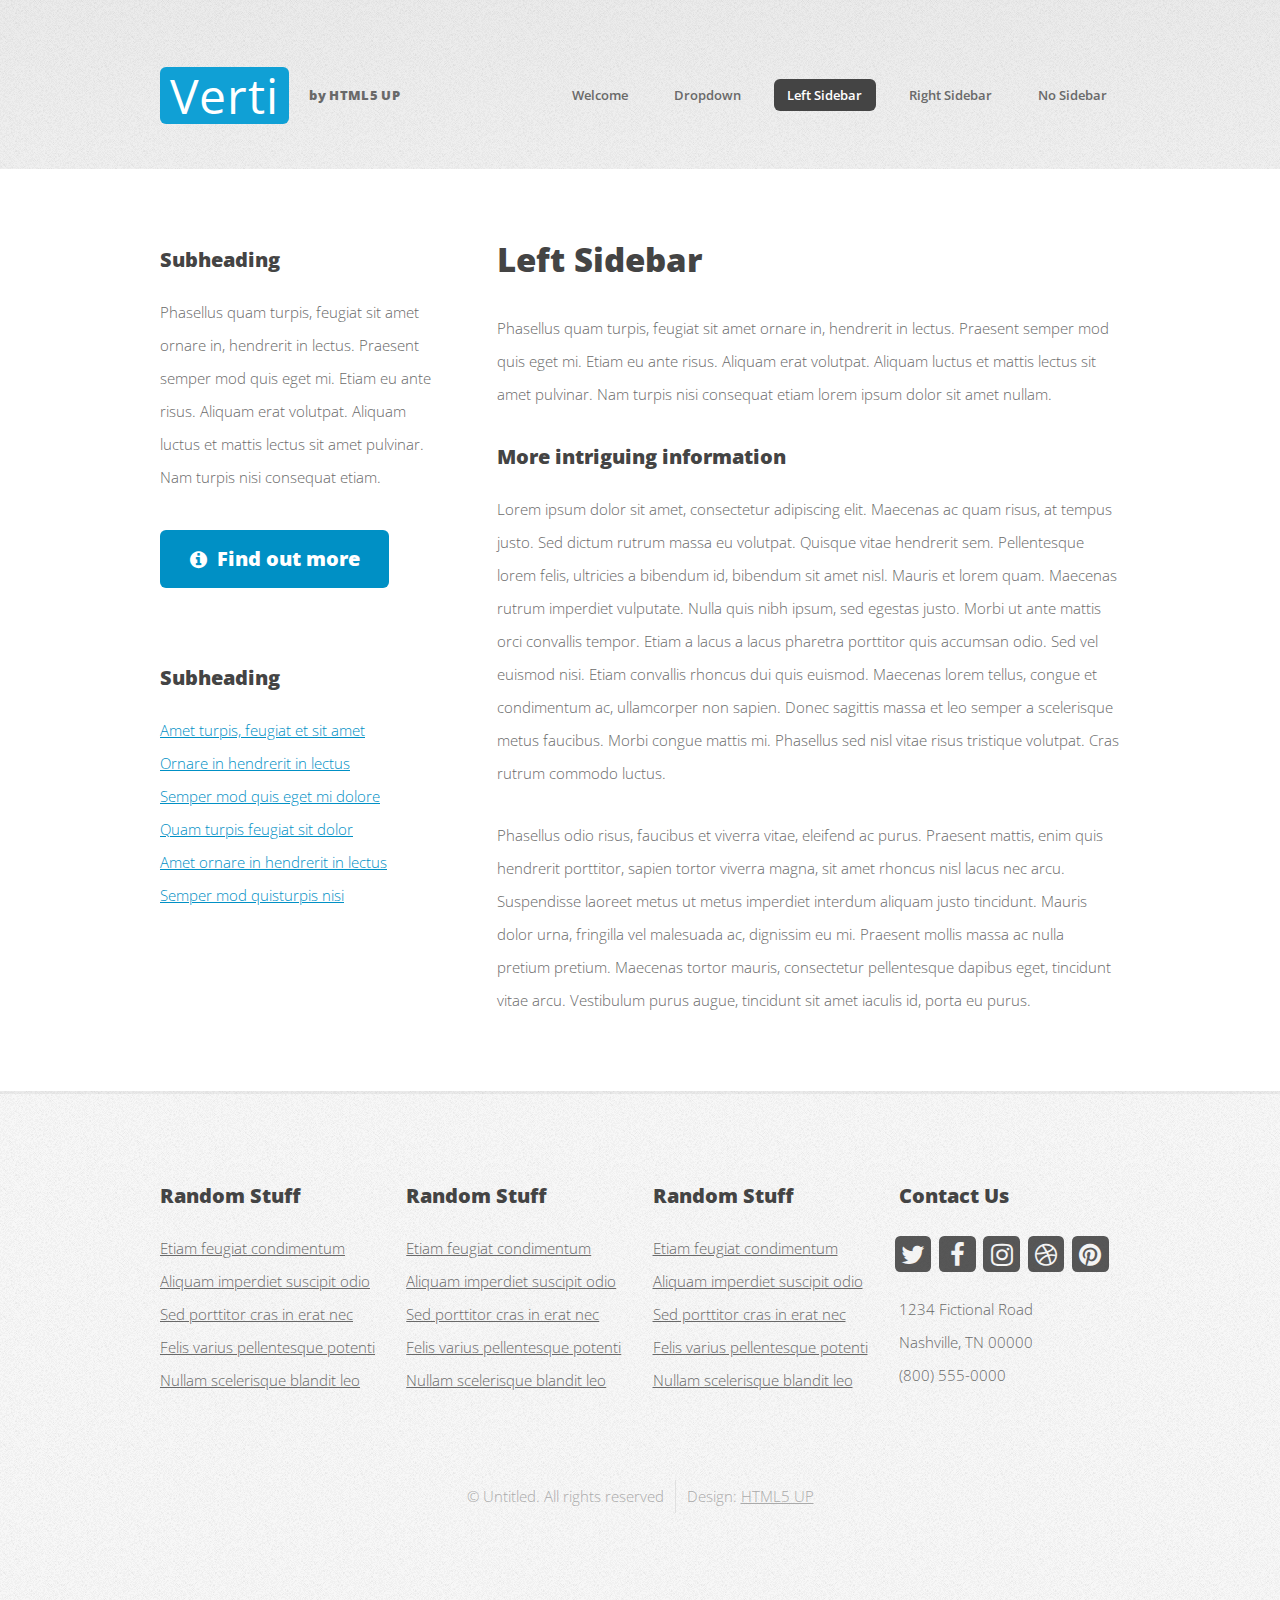
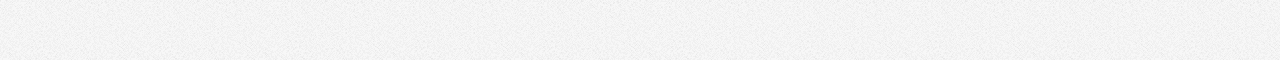
<file: VillageCarService/left-sidebar.html>
<!DOCTYPE HTML>
<!--
	Verti by HTML5 UP
	html5up.net | @ajlkn
	Free for personal and commercial use under the CCA 3.0 license (html5up.net/license)
-->
<html>
	<head>
		<title>Verti by HTML5 UP</title>
		<meta charset="utf-8" />
		<meta name="viewport" content="width=device-width, initial-scale=1" />
		<!--[if lte IE 8]><script src="assets/js/ie/html5shiv.js"></script><![endif]-->
		<link rel="stylesheet" href="assets/css/main.css" />
		<!--[if lte IE 8]><link rel="stylesheet" href="assets/css/ie8.css" /><![endif]-->
	</head>
	<body class="left-sidebar">
		<div id="page-wrapper">

			<!-- Header -->
				<div id="header-wrapper">
					<header id="header" class="container">

						<!-- Logo -->
							<div id="logo">
								<h1><a href="index.html">Verti</a></h1>
								<span>by HTML5 UP</span>
							</div>

						<!-- Nav -->
							<nav id="nav">
								<ul>
									<li><a href="index.html">Welcome</a></li>
									<li>
										<a href="#">Dropdown</a>
										<ul>
											<li><a href="#">Lorem ipsum dolor</a></li>
											<li><a href="#">Magna phasellus</a></li>
											<li>
												<a href="#">Phasellus consequat</a>
												<ul>
													<li><a href="#">Lorem ipsum dolor</a></li>
													<li><a href="#">Phasellus consequat</a></li>
													<li><a href="#">Magna phasellus</a></li>
													<li><a href="#">Etiam dolore nisl</a></li>
												</ul>
											</li>
											<li><a href="#">Veroeros feugiat</a></li>
										</ul>
									</li>
									<li class="current"><a href="left-sidebar.html">Left Sidebar</a></li>
									<li><a href="right-sidebar.html">Right Sidebar</a></li>
									<li><a href="no-sidebar.html">No Sidebar</a></li>
								</ul>
							</nav>

					</header>
				</div>

			<!-- Main -->
				<div id="main-wrapper">
					<div class="container">
						<div class="row 200%">
							<div class="4u 12u$(medium)">
								<div id="sidebar">

									<!-- Sidebar -->
										<section>
											<h3>Subheading</h3>
											<p>Phasellus quam turpis, feugiat sit amet ornare in, hendrerit in lectus.
											Praesent semper mod quis eget mi. Etiam eu ante risus. Aliquam erat volutpat.
											Aliquam luctus et mattis lectus sit amet pulvinar. Nam turpis nisi
											consequat etiam.</p>
											<footer>
												<a href="#" class="button icon fa-info-circle">Find out more</a>
											</footer>
										</section>

										<section>
											<h3>Subheading</h3>
											<ul class="style2">
												<li><a href="#">Amet turpis, feugiat et sit amet</a></li>
												<li><a href="#">Ornare in hendrerit in lectus</a></li>
												<li><a href="#">Semper mod quis eget mi dolore</a></li>
												<li><a href="#">Quam turpis feugiat sit dolor</a></li>
												<li><a href="#">Amet ornare in hendrerit in lectus</a></li>
												<li><a href="#">Semper mod quisturpis nisi</a></li>
											</ul>
										</section>

								</div>
							</div>
							<div class="8u 12u$(medium) important(medium)">
								<div id="content">

									<!-- Content -->
										<article>

											<h2>Left Sidebar</h2>

											<p>Phasellus quam turpis, feugiat sit amet ornare in, hendrerit in lectus.
											Praesent semper mod quis eget mi. Etiam eu ante risus. Aliquam erat volutpat.
											Aliquam luctus et mattis lectus sit amet pulvinar. Nam turpis nisi
											consequat etiam lorem ipsum dolor sit amet nullam.</p>

											<h3>More intriguing information</h3>
											<p>Lorem ipsum dolor sit amet, consectetur adipiscing elit. Maecenas ac quam risus, at tempus
											justo. Sed dictum rutrum massa eu volutpat. Quisque vitae hendrerit sem. Pellentesque lorem felis,
											ultricies a bibendum id, bibendum sit amet nisl. Mauris et lorem quam. Maecenas rutrum imperdiet
											vulputate. Nulla quis nibh ipsum, sed egestas justo. Morbi ut ante mattis orci convallis tempor.
											Etiam a lacus a lacus pharetra porttitor quis accumsan odio. Sed vel euismod nisi. Etiam convallis
											rhoncus dui quis euismod. Maecenas lorem tellus, congue et condimentum ac, ullamcorper non sapien.
											Donec sagittis massa et leo semper a scelerisque metus faucibus. Morbi congue mattis mi.
											Phasellus sed nisl vitae risus tristique volutpat. Cras rutrum commodo luctus.</p>

											<p>Phasellus odio risus, faucibus et viverra vitae, eleifend ac purus. Praesent mattis, enim
											quis hendrerit porttitor, sapien tortor viverra magna, sit amet rhoncus nisl lacus nec arcu.
											Suspendisse laoreet metus ut metus imperdiet interdum aliquam justo tincidunt. Mauris dolor urna,
											fringilla vel malesuada ac, dignissim eu mi. Praesent mollis massa ac nulla pretium pretium.
											Maecenas tortor mauris, consectetur pellentesque dapibus eget, tincidunt vitae arcu.
											Vestibulum purus augue, tincidunt sit amet iaculis id, porta eu purus.</p>

										</article>

								</div>
							</div>
						</div>
					</div>
				</div>

			<!-- Footer -->
				<div id="footer-wrapper">
					<footer id="footer" class="container">
						<div class="row">
							<div class="3u 6u(medium) 12u$(small)">

								<!-- Links -->
									<section class="widget links">
										<h3>Random Stuff</h3>
										<ul class="style2">
											<li><a href="#">Etiam feugiat condimentum</a></li>
											<li><a href="#">Aliquam imperdiet suscipit odio</a></li>
											<li><a href="#">Sed porttitor cras in erat nec</a></li>
											<li><a href="#">Felis varius pellentesque potenti</a></li>
											<li><a href="#">Nullam scelerisque blandit leo</a></li>
										</ul>
									</section>

							</div>
							<div class="3u 6u$(medium) 12u$(small)">

								<!-- Links -->
									<section class="widget links">
										<h3>Random Stuff</h3>
										<ul class="style2">
											<li><a href="#">Etiam feugiat condimentum</a></li>
											<li><a href="#">Aliquam imperdiet suscipit odio</a></li>
											<li><a href="#">Sed porttitor cras in erat nec</a></li>
											<li><a href="#">Felis varius pellentesque potenti</a></li>
											<li><a href="#">Nullam scelerisque blandit leo</a></li>
										</ul>
									</section>

							</div>
							<div class="3u 6u(medium) 12u$(small)">

								<!-- Links -->
									<section class="widget links">
										<h3>Random Stuff</h3>
										<ul class="style2">
											<li><a href="#">Etiam feugiat condimentum</a></li>
											<li><a href="#">Aliquam imperdiet suscipit odio</a></li>
											<li><a href="#">Sed porttitor cras in erat nec</a></li>
											<li><a href="#">Felis varius pellentesque potenti</a></li>
											<li><a href="#">Nullam scelerisque blandit leo</a></li>
										</ul>
									</section>

							</div>
							<div class="3u 6u$(medium) 12u$(small)">

								<!-- Contact -->
									<section class="widget contact">
										<h3>Contact Us</h3>
										<ul>
											<li><a href="#" class="icon fa-twitter"><span class="label">Twitter</span></a></li>
											<li><a href="#" class="icon fa-facebook"><span class="label">Facebook</span></a></li>
											<li><a href="#" class="icon fa-instagram"><span class="label">Instagram</span></a></li>
											<li><a href="#" class="icon fa-dribbble"><span class="label">Dribbble</span></a></li>
											<li><a href="#" class="icon fa-pinterest"><span class="label">Pinterest</span></a></li>
										</ul>
										<p>1234 Fictional Road<br />
										Nashville, TN 00000<br />
										(800) 555-0000</p>
									</section>

							</div>
						</div>
						<div class="row">
							<div class="12u">
								<div id="copyright">
									<ul class="menu">
										<li>&copy; Untitled. All rights reserved</li><li>Design: <a href="http://html5up.net">HTML5 UP</a></li>
									</ul>
								</div>
							</div>
						</div>
					</footer>
				</div>

			</div>

		<!-- Scripts -->

			<script src="assets/js/jquery.min.js"></script>
			<script src="assets/js/jquery.dropotron.min.js"></script>
			<script src="assets/js/skel.min.js"></script>
			<script src="assets/js/util.js"></script>
			<!--[if lte IE 8]><script src="assets/js/ie/respond.min.js"></script><![endif]-->
			<script src="assets/js/main.js"></script>

	</body>
</html>
</file>
<file: SportsInvestor/assets/css/ie8.css>
/*
	Alpha by HTML5 UP
	html5up.net | @ajlkn
	Free for personal and commercial use under the CCA 3.0 license (html5up.net/license)
*/

/* Basic */

	pre, code {
		position: relative;
		-ms-behavior: url("assets/js/ie/PIE.htc");
	}

/* Form */

	input[type="text"],
	input[type="password"],
	input[type="email"],
	select,
	textarea {
		position: relative;
		-ms-behavior: url("assets/js/ie/PIE.htc");
		line-height: 3em;
	}

	input[type="checkbox"],
	input[type="radio"] {
		opacity: 1;
		z-index: auto;
	}

		input[type="checkbox"] + label:before,
		input[type="radio"] + label:before {
			display: none;
		}

/* Button */

	input[type="submit"],
	input[type="reset"],
	input[type="button"],
	.button {
		position: relative;
		-ms-behavior: url("assets/js/ie/PIE.htc");
	}

		input[type="submit"].alt,
		input[type="reset"].alt,
		input[type="button"].alt,
		.button.alt {
			border: solid 2px #e5e5e5;
		}

/* Box */

	.box {
		position: relative;
		-ms-behavior: url("assets/js/ie/PIE.htc");
	}

		.box .image.featured {
			margin: 2em 0;
			width: 100%;
		}

/* Icon */

	.icon.major {
		position: relative;
		-ms-behavior: url("assets/js/ie/PIE.htc");
	}

/* Image */

	.image {
		position: relative;
		-ms-behavior: url("assets/js/ie/PIE.htc");
	}

		.image img {
			position: relative;
			-ms-behavior: url("assets/js/ie/PIE.htc");
		}

/* Header */

	#header nav > ul > li a {
		color: #fff;
		display: inline-block;
		text-decoration: none;
		border: 0;
	}

		#header nav > ul > li a.icon:before {
			color: #fff;
			margin-right: 0.5em;
		}

	#header.alt {
		color: #fff;
	}

		#header.alt nav > ul > li a:not(.button).icon:before {
			color: rgba(255, 255, 255, 0.75);
		}

		#header.alt nav > ul > li.active a:not(.button) {
			background-color: rgba(255, 255, 255, 0.2);
		}

	.dropotron {
		border: solid 1px #e5e5e5;
	}

		.dropotron.level-0 {
			margin-top: 0;
		}

			.dropotron.level-0:before {
				display: none;
			}

/* Banner */

	#banner {
		background-attachment: scroll;
		background-image: url("../../images/banner.jpg");
		background-position: auto;
		background-repeat: no-repeat;
		background-size: cover;
		-ms-behavior: url("assets/js/ie/backgroundsize.min.htc");
	}

		#banner input[type="submit"],
		#banner input[type="reset"],
		#banner input[type="button"],
		#banner .button {
			border: solid 2px #fff;
		}

/* Main */

	#main {
		position: relative;
		z-index: 1;
	}

/* CTA */

	#cta input[type="text"],
	#cta input[type="password"],
	#cta input[type="email"],
	#cta select,
	#cta textarea {
		background: #e89980;
		border: solid 2px #fff;
	}

	#cta .formerize-placeholder {
		color: #fff !important;
	}
</file>
<file: VillageCarService/assets/css/ie8.css>
/*
	Verti by HTML5 UP
	html5up.net | @ajlkn
	Free for personal and commercial use under the CCA 3.0 license (html5up.net/license)
*/

/* Basic */

	body {
		background-color: #f0f0f0;
	}

/* Image */

	.image img {
		position: relative;
		-ms-behavior: url("assets/js/ie/PIE.htc");
	}

/* Button */

	input[type="button"],
	input[type="submit"],
	input[type="reset"],
	.button,
	button {
		position: relative;
		-ms-behavior: url("assets/js/ie/PIE.htc");
	}

/* Widgets */

	.box,
	.widget.contact ul li a {
		position: relative;
		-ms-behavior: url("assets/js/ie/PIE.htc");
	}

/* Header */

	#logo h1 {
		position: relative;
		-ms-behavior: url("assets/js/ie/PIE.htc");
	}

/* Nav */

	#nav ul li a, #nav ul li span {
		position: relative;
		-ms-behavior: url("assets/js/ie/PIE.htc");
	}

	.dropotron {
		border: solid 1px #eee;
		box-shadow: none !important;
		-ms-behavior: url("assets/js/ie/PIE.htc");
	}

		.dropotron.level-0 {
			box-shadow: none !important;
		}

			.dropotron.level-0:before {
				display: none;
			}
</file>
<file: VillageCarService/Template2/assets/css/ie8.css>
/*
	Verti by HTML5 UP
	html5up.net | @ajlkn
	Free for personal and commercial use under the CCA 3.0 license (html5up.net/license)
*/

/* Basic */

	body {
		background-color: #f0f0f0;
	}

/* Image */

	.image img {
		position: relative;
		-ms-behavior: url("assets/js/ie/PIE.htc");
	}

/* Button */

	input[type="button"],
	input[type="submit"],
	input[type="reset"],
	.button,
	button {
		position: relative;
		-ms-behavior: url("assets/js/ie/PIE.htc");
	}

/* Widgets */

	.box,
	.widget.contact ul li a {
		position: relative;
		-ms-behavior: url("assets/js/ie/PIE.htc");
	}

/* Header */

	#logo h1 {
		position: relative;
		-ms-behavior: url("assets/js/ie/PIE.htc");
	}

/* Nav */

	#nav ul li a, #nav ul li span {
		position: relative;
		-ms-behavior: url("assets/js/ie/PIE.htc");
	}

	.dropotron {
		border: solid 1px #eee;
		box-shadow: none !important;
		-ms-behavior: url("assets/js/ie/PIE.htc");
	}

		.dropotron.level-0 {
			box-shadow: none !important;
		}

			.dropotron.level-0:before {
				display: none;
			}
</file>
<file: VillageCarService/Template4/assets/css/ie8.css>
/*
	ZeroFour by HTML5 UP
	html5up.net | @ajlkn
	Free for personal and commercial use under the CCA 3.0 license (html5up.net/license)
*/

/* Basic */

	.button,
	.image img {
		-ms-behavior: url("assets/js/ie/PIE.htc");
	}

/* Wrappers */

	#header-wrapper {
		background: url("../../images/header.jpg");
		background-position: center center;
		background-size: cover;
		-ms-behavior: url("assets/js/ie/backgroundsize.min.htc");
	}

	#main-wrapper .main-wrapper-style1,
	#main-wrapper .main-wrapper-style3 {
		background: #f8f8f8;
	}

/* Header */

	#header .inner {
		-ms-behavior: url("assets/js/ie/PIE.htc");
	}

/* Nav */

	.dropotron {
		box-shadow: 0;
		-ms-behavior: url("assets/js/ie/PIE.htc");
	}

		.dropotron.level-0 {
			box-shadow: 0;
			-ms-behavior: url("assets/js/ie/PIE.htc");
		}
</file>
<file: VillageCarService/Template4/assets/css/ie9.css>
/*
	ZeroFour by HTML5 UP
	html5up.net | @ajlkn
	Free for personal and commercial use under the CCA 3.0 license (html5up.net/license)
*/

/* Basic */

	.button {
		background-image: url("images/ie/grad0-20.svg");
	}

	.box-feature1 header.second {
		left: 0;
	}

/* Wrappers */

	#footer-wrapper,
	#header .inner {
		background-image: url("images/ie/grad0-35.svg");
	}

/* Nav */

	.dropotron {
		background-image: url("images/ie/grad35-0.svg");
	}

/* Mobile UI */

	#titleBar, #navPanel {
		background-image: url("images/ie/grad0-35.svg");
	}
</file>
<file: VillageCarService/Template6/assets/css/ie9.css>
/*
	Phantom by HTML5 UP
	html5up.net | @ajlkn
	Free for personal and commercial use under the CCA 3.0 license (html5up.net/license)
*/

/* Tiles */

	.tiles:after {
		content: '';
		display: block;
		clear: both;
	}

	.tiles article {
		float: left;
	}

		.tiles article > a {
			padding-top: 50%;
			margin-top: -1.75em;
		}

		body:not(.is-touch) .tiles article:hover > .image {
			-moz-transform: none;
			-webkit-transform: none;
			-ms-transform: none;
			transform: none;
		}

/* Footer */

	#footer > .inner section {
		float: left;
	}

	#footer > .inner .copyright {
		clear: both;
		padding-top: 4em;
	}
</file>
<file: VillageCarService/Template6/assets/css/ie8.css>
/*
	Phantom by HTML5 UP
	html5up.net | @ajlkn
	Free for personal and commercial use under the CCA 3.0 license (html5up.net/license)
*/

/* Form */

	form .field {
		float: none !important;
		width: 100% !important;
		padding-left: 0 !important;
	}

/* Button */

	input[type="submit"],
	input[type="reset"],
	input[type="button"],
	button,
	.button {
		border: solid 2px #585858 !important;
	}

		input[type="submit"]:hover,
		input[type="reset"]:hover,
		input[type="button"]:hover,
		button:hover,
		.button:hover {
			border-color: #f2849e !important;
		}

		input[type="submit"].special,
		input[type="reset"].special,
		input[type="button"].special,
		button.special,
		.button.special {
			border: none !important;
		}

/* Tiles */

	.tiles article > .image:before, .tiles article > .image:after {
		display: none;
	}

/* Header */

	#header .logo .symbol {
		display: none;
	}

	#header nav ul li a[href="#menu"] {
		text-indent: 0;
		width: auto;
		font-size: 0.8em;
	}

		#header nav ul li a[href="#menu"]:before, #header nav ul li a[href="#menu"]:after {
			display: none;
		}

/* Footer */

	#footer > .inner section {
		width: 50%;
		margin-left: 3em;
	}

		#footer > .inner section:first-child {
			margin-left: 0;
			width: 40%;
		}
</file>
<file: VillageCarService/_archive/Template3/style.css>
/* CSS Document */

body {
	padding:0; margin:0; background:#fff;}
	
p, div, ul, li, img, h1, h2, h3 ,a {
		padding:0; margin:0;
		}
.spacer {
		clear:both;
		line-height:1px;
		font-size:1px;
}
form, label, input {
		padding:0; margin:0;
		}
	ul{list-style:none;}

/*-----------------------*/
div#main{width:778px; margin:0 auto 0 auto;}
div#main img.logo{float:left; margin:44px 0 0 19px;}
div#main ul.topcar{ width:315px; margin:5px 0 0 0; float:right; height:92px;}
div#main ul.topcar li{ float:left; line-height:0 ; font-size:0;}
div#main ul.topnav{ width:454px; float:left; height:17px; display:block; padding:5px 0 0 9px; font:11px/14px Tahoma, Arial, Helvetica, sans-serif; color:#FFFFFF; background:#697779; margin:9px 0 0 0;}
div#main ul.topnav li{ float:left;}
div#main ul.topnav li a{ margin:0 10px 0 10px; text-decoration:none; color:#FFFFFF; background:inherit;}
div#main ul.topnav li a:hover{ text-decoration:underline;}
div#main h2.gallary{ background:#000; width:299px; height:17px; padding:5px 0 0 16px; float:right; font:bold 11px/14px Verdana, Arial, Helvetica, sans-serif; color:#CCCCCC;}
div#main div#header{background:url(images/header.jpg) no-repeat 0 0 ; width:778px; height:295px; display:block; clear:both;}
/*--------body-------------*/
div#main div#body{ width:778px; background:#EEEEEE; padding:0 0 13px 0;}
div#body div.left{padding:31px 0 0 19px; float:left; width:372px;}
div#body div.left p{ color:#7A8282; font:11px/14px Tahoma, Arial, Helvetica, sans-serif; width:361px; margin:14px 0 0 0;}
div#body div.left p a{ text-decoration:underline; color:#7A8282;}

div#body form.search{ width:370px ; height:210px; background:url(images/form_bg.gif) repeat-x  0 0 #fff ; border:1px solid #BDBFBF; float:right; padding:0 0 9px 0; margin:0 0 14px 0; clear:right;}

div#body div.left p a:hover{text-decoration:none;}

div#body form.search img.head{ margin:10px 0 10px 16px; clear:both;}

div#body form.search label{
color:#535858; 
font:bold 11px/14px Tahoma, Arial, Helvetica, sans-serif; 
margin:15px 18px 0 31px; width:92px; float:left; }
div#body form.search select.one{ width:143px; height:20px; margin:15px 0 0 0; border:#80A2C2 1px solid; float:left; clear:right;}
div#body form.search select.two{ width:172px; height:20px; margin:15px 0 0 0; border:#80A2C2 1px solid; float:left; clear:right;}
div#body form.search select.three{ width:51px; height:20px; margin:15px 0 0 0; border:#80A2C2 1px solid; float:left;}
div#body form.search select.four{ width:39px; height:20px; margin:15px 0 0 0; border:#80A2C2 1px solid; float:left;}
div#body form.search select.five{ width:79px; height:20px; margin:15px 0 0 0; border:#80A2C2 1px solid; float:left; }
div#body form.search img.date{ margin:15px 0 0 0; float:left;clear:right;}
div#body form.search input.submit{ width:74px; height:16px; border:1px solid #697779; color:#535858; font:bold 11px/12px Tahoma, Arial, Helvetica, sans-serif; text-align:center; float:left; padding:0 0 4px 0; margin:12px 0 0 139px; background:#fff; cursor:pointer;}
div#body h3.tech{ width:741px; border-bottom:1px solid #ABB5B6; margin:0 0 0 19px; clear:both;}
div#body h3.tech img{ margin:0 0 15px 0;}
div#body div.ads{ width:741px; height:56px; background:#fff; margin:2px 0 0 19px; padding:13px 0 0 0 ; text-align:center;}
div#body div.ads img{ float:left;}
div#body p.brd{ margin:3px 0 0 19px; border-bottom:1px solid #ABB5B6; line-height:0; font-size:0; width:741px;}
/*-----------------------------*/
div#body p.footer{ font:11px/14px Tahoma, Arial, Helvetica, sans-serif; text-align:center; margin:21px 0 10px 0; color:#060602;}
div#body p.footer a{ color:#060602; text-decoration:none; margin:0 10px 0 10px;}
div#body p.footer a:hover{ text-decoration:underline;}
/*-----------------*/
div#main div.foot{ height:51px; width:778px; background:#697779; margin:0 auto 0 auto; text-align:center; color:#FFFFFF; font:11px/14px Tahoma, Arial, Helvetica, sans-serif; padding:20px 0 0 0;}
div#main div.foot a{ margin:5px 0 0 0; color:#FFFFFF; text-decoration:underline; background:inherit;}
div#main div.foot a:hover{ text-decoration:none;}
</file>
<file: SportsInvestor/assets/css/main.css>
@import url("font-awesome.min.css");
@import url("http://fonts.googleapis.com/css?family=Source+Sans+Pro:300,400,300italic,400italic");

/*
	Alpha by HTML5 UP
	html5up.net | @ajlkn
	Free for personal and commercial use under the CCA 3.0 license (html5up.net/license)
*/

/* Reset */

	html, body, div, span, applet, object, iframe, h1, h2, h3, h4, h5, h6, p, blockquote, pre, a, abbr, acronym, address, big, cite, code, del, dfn, em, img, ins, kbd, q, s, samp, small, strike, strong, sub, sup, tt, var, b, u, i, center, dl, dt, dd, ol, ul, li, fieldset, form, label, legend, table, caption, tbody, tfoot, thead, tr, th, td, article, aside, canvas, details, embed, figure, figcaption, footer, header, hgroup, menu, nav, output, ruby, section, summary, time, mark, audio, video {
		margin: 0;
		padding: 0;
		border: 0;
		font-size: 100%;
		font: inherit;
		vertical-align: baseline;
	}

	article, aside, details, figcaption, figure, footer, header, hgroup, menu, nav, section {
		display: block;
	}

	body {
		line-height: 1;
	}

	ol, ul {
		list-style: none;
	}

	blockquote, q {
		quotes: none;
	}

	blockquote:before, blockquote:after, q:before, q:after {
		content: '';
		content: none;
	}

	table {
		border-collapse: collapse;
		border-spacing: 0;
	}

	body {
		-webkit-text-size-adjust: none;
	}

/* Box Model */

	*, *:before, *:after {
		-moz-box-sizing: border-box;
		-webkit-box-sizing: border-box;
		box-sizing: border-box;
	}

/* Containers */

	.container {
		margin-left: auto;
		margin-right: auto;
	}

	.container.\31 25\25 {
		width: 100%;
		max-width: 75em;
		min-width: 60em;
	}

	.container.\37 5\25 {
		width: 45em;
	}

	.container.\35 0\25 {
		width: 30em;
	}

	.container.\32 5\25 {
		width: 15em;
	}

	.container {
		width: 60em;
	}

	@media screen and (max-width: 1680px) {

		.container.\31 25\25 {
			width: 100%;
			max-width: 75em;
			min-width: 60em;
		}

		.container.\37 5\25 {
			width: 45em;
		}

		.container.\35 0\25 {
			width: 30em;
		}

		.container.\32 5\25 {
			width: 15em;
		}

		.container {
			width: 60em;
		}

	}

	@media screen and (max-width: 1280px) {

		.container.\31 25\25 {
			width: 100%;
			max-width: 75em;
			min-width: 60em;
		}

		.container.\37 5\25 {
			width: 45em;
		}

		.container.\35 0\25 {
			width: 30em;
		}

		.container.\32 5\25 {
			width: 15em;
		}

		.container {
			width: 60em;
		}

	}

	@media screen and (max-width: 980px) {

		.container.\31 25\25 {
			width: 100%;
			max-width: 112.5%;
			min-width: 90%;
		}

		.container.\37 5\25 {
			width: 67.5%;
		}

		.container.\35 0\25 {
			width: 45%;
		}

		.container.\32 5\25 {
			width: 22.5%;
		}

		.container {
			width: 90%;
		}

	}

	@media screen and (max-width: 840px) {

		.container.\31 25\25 {
			width: 100%;
			max-width: 112.5%;
			min-width: 90%;
		}

		.container.\37 5\25 {
			width: 67.5%;
		}

		.container.\35 0\25 {
			width: 45%;
		}

		.container.\32 5\25 {
			width: 22.5%;
		}

		.container {
			width: 90% !important;
		}

	}

	@media screen and (max-width: 736px) {

		.container.\31 25\25 {
			width: 100%;
			max-width: 125%;
			min-width: 100%;
		}

		.container.\37 5\25 {
			width: 75%;
		}

		.container.\35 0\25 {
			width: 50%;
		}

		.container.\32 5\25 {
			width: 25%;
		}

		.container {
			width: 100% !important;
		}

	}

	@media screen and (max-width: 480px) {

		.container.\31 25\25 {
			width: 100%;
			max-width: 125%;
			min-width: 100%;
		}

		.container.\37 5\25 {
			width: 75%;
		}

		.container.\35 0\25 {
			width: 50%;
		}

		.container.\32 5\25 {
			width: 25%;
		}

		.container {
			width: 100% !important;
		}

	}

/* Grid */

	.row {
		border-bottom: solid 1px transparent;
		-moz-box-sizing: border-box;
		-webkit-box-sizing: border-box;
		box-sizing: border-box;
	}

	.row > * {
		float: left;
		-moz-box-sizing: border-box;
		-webkit-box-sizing: border-box;
		box-sizing: border-box;
	}

	.row:after, .row:before {
		content: '';
		display: block;
		clear: both;
		height: 0;
	}

	.row.uniform > * > :first-child {
		margin-top: 0;
	}

	.row.uniform > * > :last-child {
		margin-bottom: 0;
	}

	.row.\30 \25 > * {
		padding: 0 0 0 0em;
	}

	.row.\30 \25 {
		margin: 0 0 -1px 0em;
	}

	.row.uniform.\30 \25 > * {
		padding: 0em 0 0 0em;
	}

	.row.uniform.\30 \25 {
		margin: 0em 0 -1px 0em;
	}

	.row > * {
		padding: 0 0 0 2em;
	}

	.row {
		margin: 0 0 -1px -2em;
	}

	.row.uniform > * {
		padding: 2em 0 0 2em;
	}

	.row.uniform {
		margin: -2em 0 -1px -2em;
	}

	.row.\32 00\25 > * {
		padding: 0 0 0 4em;
	}

	.row.\32 00\25 {
		margin: 0 0 -1px -4em;
	}

	.row.uniform.\32 00\25 > * {
		padding: 4em 0 0 4em;
	}

	.row.uniform.\32 00\25 {
		margin: -4em 0 -1px -4em;
	}

	.row.\31 50\25 > * {
		padding: 0 0 0 3em;
	}

	.row.\31 50\25 {
		margin: 0 0 -1px -3em;
	}

	.row.uniform.\31 50\25 > * {
		padding: 3em 0 0 3em;
	}

	.row.uniform.\31 50\25 {
		margin: -3em 0 -1px -3em;
	}

	.row.\35 0\25 > * {
		padding: 0 0 0 1em;
	}

	.row.\35 0\25 {
		margin: 0 0 -1px -1em;
	}

	.row.uniform.\35 0\25 > * {
		padding: 1em 0 0 1em;
	}

	.row.uniform.\35 0\25 {
		margin: -1em 0 -1px -1em;
	}

	.row.\32 5\25 > * {
		padding: 0 0 0 0.5em;
	}

	.row.\32 5\25 {
		margin: 0 0 -1px -0.5em;
	}

	.row.uniform.\32 5\25 > * {
		padding: 0.5em 0 0 0.5em;
	}

	.row.uniform.\32 5\25 {
		margin: -0.5em 0 -1px -0.5em;
	}

	.\31 2u, .\31 2u\24 {
		width: 100%;
		clear: none;
		margin-left: 0;
	}

	.\31 1u, .\31 1u\24 {
		width: 91.6666666667%;
		clear: none;
		margin-left: 0;
	}

	.\31 0u, .\31 0u\24 {
		width: 83.3333333333%;
		clear: none;
		margin-left: 0;
	}

	.\39 u, .\39 u\24 {
		width: 75%;
		clear: none;
		margin-left: 0;
	}

	.\38 u, .\38 u\24 {
		width: 66.6666666667%;
		clear: none;
		margin-left: 0;
	}

	.\37 u, .\37 u\24 {
		width: 58.3333333333%;
		clear: none;
		margin-left: 0;
	}

	.\36 u, .\36 u\24 {
		width: 50%;
		clear: none;
		margin-left: 0;
	}

	.\35 u, .\35 u\24 {
		width: 41.6666666667%;
		clear: none;
		margin-left: 0;
	}

	.\34 u, .\34 u\24 {
		width: 33.3333333333%;
		clear: none;
		margin-left: 0;
	}

	.\33 u, .\33 u\24 {
		width: 25%;
		clear: none;
		margin-left: 0;
	}

	.\32 u, .\32 u\24 {
		width: 16.6666666667%;
		clear: none;
		margin-left: 0;
	}

	.\31 u, .\31 u\24 {
		width: 8.3333333333%;
		clear: none;
		margin-left: 0;
	}

	.\31 2u\24 + *,
	.\31 1u\24 + *,
	.\31 0u\24 + *,
	.\39 u\24 + *,
	.\38 u\24 + *,
	.\37 u\24 + *,
	.\36 u\24 + *,
	.\35 u\24 + *,
	.\34 u\24 + *,
	.\33 u\24 + *,
	.\32 u\24 + *,
	.\31 u\24 + * {
		clear: left;
	}

	.\-11u {
		margin-left: 91.66667%;
	}

	.\-10u {
		margin-left: 83.33333%;
	}

	.\-9u {
		margin-left: 75%;
	}

	.\-8u {
		margin-left: 66.66667%;
	}

	.\-7u {
		margin-left: 58.33333%;
	}

	.\-6u {
		margin-left: 50%;
	}

	.\-5u {
		margin-left: 41.66667%;
	}

	.\-4u {
		margin-left: 33.33333%;
	}

	.\-3u {
		margin-left: 25%;
	}

	.\-2u {
		margin-left: 16.66667%;
	}

	.\-1u {
		margin-left: 8.33333%;
	}

	@media screen and (max-width: 1680px) {

		.row > * {
			padding: 0 0 0 2em;
		}

		.row {
			margin: 0 0 -1px -2em;
		}

		.row.uniform > * {
			padding: 2em 0 0 2em;
		}

		.row.uniform {
			margin: -2em 0 -1px -2em;
		}

		.row.\32 00\25 > * {
			padding: 0 0 0 4em;
		}

		.row.\32 00\25 {
			margin: 0 0 -1px -4em;
		}

		.row.uniform.\32 00\25 > * {
			padding: 4em 0 0 4em;
		}

		.row.uniform.\32 00\25 {
			margin: -4em 0 -1px -4em;
		}

		.row.\31 50\25 > * {
			padding: 0 0 0 3em;
		}

		.row.\31 50\25 {
			margin: 0 0 -1px -3em;
		}

		.row.uniform.\31 50\25 > * {
			padding: 3em 0 0 3em;
		}

		.row.uniform.\31 50\25 {
			margin: -3em 0 -1px -3em;
		}

		.row.\35 0\25 > * {
			padding: 0 0 0 1em;
		}

		.row.\35 0\25 {
			margin: 0 0 -1px -1em;
		}

		.row.uniform.\35 0\25 > * {
			padding: 1em 0 0 1em;
		}

		.row.uniform.\35 0\25 {
			margin: -1em 0 -1px -1em;
		}

		.row.\32 5\25 > * {
			padding: 0 0 0 0.5em;
		}

		.row.\32 5\25 {
			margin: 0 0 -1px -0.5em;
		}

		.row.uniform.\32 5\25 > * {
			padding: 0.5em 0 0 0.5em;
		}

		.row.uniform.\32 5\25 {
			margin: -0.5em 0 -1px -0.5em;
		}

		.\31 2u\28wide\29, .\31 2u\24\28wide\29 {
			width: 100%;
			clear: none;
			margin-left: 0;
		}

		.\31 1u\28wide\29, .\31 1u\24\28wide\29 {
			width: 91.6666666667%;
			clear: none;
			margin-left: 0;
		}

		.\31 0u\28wide\29, .\31 0u\24\28wide\29 {
			width: 83.3333333333%;
			clear: none;
			margin-left: 0;
		}

		.\39 u\28wide\29, .\39 u\24\28wide\29 {
			width: 75%;
			clear: none;
			margin-left: 0;
		}

		.\38 u\28wide\29, .\38 u\24\28wide\29 {
			width: 66.6666666667%;
			clear: none;
			margin-left: 0;
		}

		.\37 u\28wide\29, .\37 u\24\28wide\29 {
			width: 58.3333333333%;
			clear: none;
			margin-left: 0;
		}

		.\36 u\28wide\29, .\36 u\24\28wide\29 {
			width: 50%;
			clear: none;
			margin-left: 0;
		}

		.\35 u\28wide\29, .\35 u\24\28wide\29 {
			width: 41.6666666667%;
			clear: none;
			margin-left: 0;
		}

		.\34 u\28wide\29, .\34 u\24\28wide\29 {
			width: 33.3333333333%;
			clear: none;
			margin-left: 0;
		}

		.\33 u\28wide\29, .\33 u\24\28wide\29 {
			width: 25%;
			clear: none;
			margin-left: 0;
		}

		.\32 u\28wide\29, .\32 u\24\28wide\29 {
			width: 16.6666666667%;
			clear: none;
			margin-left: 0;
		}

		.\31 u\28wide\29, .\31 u\24\28wide\29 {
			width: 8.3333333333%;
			clear: none;
			margin-left: 0;
		}

		.\31 2u\24\28wide\29 + *,
		.\31 1u\24\28wide\29 + *,
		.\31 0u\24\28wide\29 + *,
		.\39 u\24\28wide\29 + *,
		.\38 u\24\28wide\29 + *,
		.\37 u\24\28wide\29 + *,
		.\36 u\24\28wide\29 + *,
		.\35 u\24\28wide\29 + *,
		.\34 u\24\28wide\29 + *,
		.\33 u\24\28wide\29 + *,
		.\32 u\24\28wide\29 + *,
		.\31 u\24\28wide\29 + * {
			clear: left;
		}

		.\-11u\28wide\29 {
			margin-left: 91.66667%;
		}

		.\-10u\28wide\29 {
			margin-left: 83.33333%;
		}

		.\-9u\28wide\29 {
			margin-left: 75%;
		}

		.\-8u\28wide\29 {
			margin-left: 66.66667%;
		}

		.\-7u\28wide\29 {
			margin-left: 58.33333%;
		}

		.\-6u\28wide\29 {
			margin-left: 50%;
		}

		.\-5u\28wide\29 {
			margin-left: 41.66667%;
		}

		.\-4u\28wide\29 {
			margin-left: 33.33333%;
		}

		.\-3u\28wide\29 {
			margin-left: 25%;
		}

		.\-2u\28wide\29 {
			margin-left: 16.66667%;
		}

		.\-1u\28wide\29 {
			margin-left: 8.33333%;
		}

	}

	@media screen and (max-width: 1280px) {

		.row > * {
			padding: 0 0 0 2em;
		}

		.row {
			margin: 0 0 -1px -2em;
		}

		.row.uniform > * {
			padding: 2em 0 0 2em;
		}

		.row.uniform {
			margin: -2em 0 -1px -2em;
		}

		.row.\32 00\25 > * {
			padding: 0 0 0 4em;
		}

		.row.\32 00\25 {
			margin: 0 0 -1px -4em;
		}

		.row.uniform.\32 00\25 > * {
			padding: 4em 0 0 4em;
		}

		.row.uniform.\32 00\25 {
			margin: -4em 0 -1px -4em;
		}

		.row.\31 50\25 > * {
			padding: 0 0 0 3em;
		}

		.row.\31 50\25 {
			margin: 0 0 -1px -3em;
		}

		.row.uniform.\31 50\25 > * {
			padding: 3em 0 0 3em;
		}

		.row.uniform.\31 50\25 {
			margin: -3em 0 -1px -3em;
		}

		.row.\35 0\25 > * {
			padding: 0 0 0 1em;
		}

		.row.\35 0\25 {
			margin: 0 0 -1px -1em;
		}

		.row.uniform.\35 0\25 > * {
			padding: 1em 0 0 1em;
		}

		.row.uniform.\35 0\25 {
			margin: -1em 0 -1px -1em;
		}

		.row.\32 5\25 > * {
			padding: 0 0 0 0.5em;
		}

		.row.\32 5\25 {
			margin: 0 0 -1px -0.5em;
		}

		.row.uniform.\32 5\25 > * {
			padding: 0.5em 0 0 0.5em;
		}

		.row.uniform.\32 5\25 {
			margin: -0.5em 0 -1px -0.5em;
		}

		.\31 2u\28normal\29, .\31 2u\24\28normal\29 {
			width: 100%;
			clear: none;
			margin-left: 0;
		}

		.\31 1u\28normal\29, .\31 1u\24\28normal\29 {
			width: 91.6666666667%;
			clear: none;
			margin-left: 0;
		}

		.\31 0u\28normal\29, .\31 0u\24\28normal\29 {
			width: 83.3333333333%;
			clear: none;
			margin-left: 0;
		}

		.\39 u\28normal\29, .\39 u\24\28normal\29 {
			width: 75%;
			clear: none;
			margin-left: 0;
		}

		.\38 u\28normal\29, .\38 u\24\28normal\29 {
			width: 66.6666666667%;
			clear: none;
			margin-left: 0;
		}

		.\37 u\28normal\29, .\37 u\24\28normal\29 {
			width: 58.3333333333%;
			clear: none;
			margin-left: 0;
		}

		.\36 u\28normal\29, .\36 u\24\28normal\29 {
			width: 50%;
			clear: none;
			margin-left: 0;
		}

		.\35 u\28normal\29, .\35 u\24\28normal\29 {
			width: 41.6666666667%;
			clear: none;
			margin-left: 0;
		}

		.\34 u\28normal\29, .\34 u\24\28normal\29 {
			width: 33.3333333333%;
			clear: none;
			margin-left: 0;
		}

		.\33 u\28normal\29, .\33 u\24\28normal\29 {
			width: 25%;
			clear: none;
			margin-left: 0;
		}

		.\32 u\28normal\29, .\32 u\24\28normal\29 {
			width: 16.6666666667%;
			clear: none;
			margin-left: 0;
		}

		.\31 u\28normal\29, .\31 u\24\28normal\29 {
			width: 8.3333333333%;
			clear: none;
			margin-left: 0;
		}

		.\31 2u\24\28normal\29 + *,
		.\31 1u\24\28normal\29 + *,
		.\31 0u\24\28normal\29 + *,
		.\39 u\24\28normal\29 + *,
		.\38 u\24\28normal\29 + *,
		.\37 u\24\28normal\29 + *,
		.\36 u\24\28normal\29 + *,
		.\35 u\24\28normal\29 + *,
		.\34 u\24\28normal\29 + *,
		.\33 u\24\28normal\29 + *,
		.\32 u\24\28normal\29 + *,
		.\31 u\24\28normal\29 + * {
			clear: left;
		}

		.\-11u\28normal\29 {
			margin-left: 91.66667%;
		}

		.\-10u\28normal\29 {
			margin-left: 83.33333%;
		}

		.\-9u\28normal\29 {
			margin-left: 75%;
		}

		.\-8u\28normal\29 {
			margin-left: 66.66667%;
		}

		.\-7u\28normal\29 {
			margin-left: 58.33333%;
		}

		.\-6u\28normal\29 {
			margin-left: 50%;
		}

		.\-5u\28normal\29 {
			margin-left: 41.66667%;
		}

		.\-4u\28normal\29 {
			margin-left: 33.33333%;
		}

		.\-3u\28normal\29 {
			margin-left: 25%;
		}

		.\-2u\28normal\29 {
			margin-left: 16.66667%;
		}

		.\-1u\28normal\29 {
			margin-left: 8.33333%;
		}

	}

	@media screen and (max-width: 980px) {

		.row > * {
			padding: 0 0 0 2em;
		}

		.row {
			margin: 0 0 -1px -2em;
		}

		.row.uniform > * {
			padding: 2em 0 0 2em;
		}

		.row.uniform {
			margin: -2em 0 -1px -2em;
		}

		.row.\32 00\25 > * {
			padding: 0 0 0 4em;
		}

		.row.\32 00\25 {
			margin: 0 0 -1px -4em;
		}

		.row.uniform.\32 00\25 > * {
			padding: 4em 0 0 4em;
		}

		.row.uniform.\32 00\25 {
			margin: -4em 0 -1px -4em;
		}

		.row.\31 50\25 > * {
			padding: 0 0 0 3em;
		}

		.row.\31 50\25 {
			margin: 0 0 -1px -3em;
		}

		.row.uniform.\31 50\25 > * {
			padding: 3em 0 0 3em;
		}

		.row.uniform.\31 50\25 {
			margin: -3em 0 -1px -3em;
		}

		.row.\35 0\25 > * {
			padding: 0 0 0 1em;
		}

		.row.\35 0\25 {
			margin: 0 0 -1px -1em;
		}

		.row.uniform.\35 0\25 > * {
			padding: 1em 0 0 1em;
		}

		.row.uniform.\35 0\25 {
			margin: -1em 0 -1px -1em;
		}

		.row.\32 5\25 > * {
			padding: 0 0 0 0.5em;
		}

		.row.\32 5\25 {
			margin: 0 0 -1px -0.5em;
		}

		.row.uniform.\32 5\25 > * {
			padding: 0.5em 0 0 0.5em;
		}

		.row.uniform.\32 5\25 {
			margin: -0.5em 0 -1px -0.5em;
		}

		.\31 2u\28narrow\29, .\31 2u\24\28narrow\29 {
			width: 100%;
			clear: none;
			margin-left: 0;
		}

		.\31 1u\28narrow\29, .\31 1u\24\28narrow\29 {
			width: 91.6666666667%;
			clear: none;
			margin-left: 0;
		}

		.\31 0u\28narrow\29, .\31 0u\24\28narrow\29 {
			width: 83.3333333333%;
			clear: none;
			margin-left: 0;
		}

		.\39 u\28narrow\29, .\39 u\24\28narrow\29 {
			width: 75%;
			clear: none;
			margin-left: 0;
		}

		.\38 u\28narrow\29, .\38 u\24\28narrow\29 {
			width: 66.6666666667%;
			clear: none;
			margin-left: 0;
		}

		.\37 u\28narrow\29, .\37 u\24\28narrow\29 {
			width: 58.3333333333%;
			clear: none;
			margin-left: 0;
		}

		.\36 u\28narrow\29, .\36 u\24\28narrow\29 {
			width: 50%;
			clear: none;
			margin-left: 0;
		}

		.\35 u\28narrow\29, .\35 u\24\28narrow\29 {
			width: 41.6666666667%;
			clear: none;
			margin-left: 0;
		}

		.\34 u\28narrow\29, .\34 u\24\28narrow\29 {
			width: 33.3333333333%;
			clear: none;
			margin-left: 0;
		}

		.\33 u\28narrow\29, .\33 u\24\28narrow\29 {
			width: 25%;
			clear: none;
			margin-left: 0;
		}

		.\32 u\28narrow\29, .\32 u\24\28narrow\29 {
			width: 16.6666666667%;
			clear: none;
			margin-left: 0;
		}

		.\31 u\28narrow\29, .\31 u\24\28narrow\29 {
			width: 8.3333333333%;
			clear: none;
			margin-left: 0;
		}

		.\31 2u\24\28narrow\29 + *,
		.\31 1u\24\28narrow\29 + *,
		.\31 0u\24\28narrow\29 + *,
		.\39 u\24\28narrow\29 + *,
		.\38 u\24\28narrow\29 + *,
		.\37 u\24\28narrow\29 + *,
		.\36 u\24\28narrow\29 + *,
		.\35 u\24\28narrow\29 + *,
		.\34 u\24\28narrow\29 + *,
		.\33 u\24\28narrow\29 + *,
		.\32 u\24\28narrow\29 + *,
		.\31 u\24\28narrow\29 + * {
			clear: left;
		}

		.\-11u\28narrow\29 {
			margin-left: 91.66667%;
		}

		.\-10u\28narrow\29 {
			margin-left: 83.33333%;
		}

		.\-9u\28narrow\29 {
			margin-left: 75%;
		}

		.\-8u\28narrow\29 {
			margin-left: 66.66667%;
		}

		.\-7u\28narrow\29 {
			margin-left: 58.33333%;
		}

		.\-6u\28narrow\29 {
			margin-left: 50%;
		}

		.\-5u\28narrow\29 {
			margin-left: 41.66667%;
		}

		.\-4u\28narrow\29 {
			margin-left: 33.33333%;
		}

		.\-3u\28narrow\29 {
			margin-left: 25%;
		}

		.\-2u\28narrow\29 {
			margin-left: 16.66667%;
		}

		.\-1u\28narrow\29 {
			margin-left: 8.33333%;
		}

	}

	@media screen and (max-width: 840px) {

		.row > * {
			padding: 0 0 0 2em;
		}

		.row {
			margin: 0 0 -1px -2em;
		}

		.row.uniform > * {
			padding: 2em 0 0 2em;
		}

		.row.uniform {
			margin: -2em 0 -1px -2em;
		}

		.row.\32 00\25 > * {
			padding: 0 0 0 4em;
		}

		.row.\32 00\25 {
			margin: 0 0 -1px -4em;
		}

		.row.uniform.\32 00\25 > * {
			padding: 4em 0 0 4em;
		}

		.row.uniform.\32 00\25 {
			margin: -4em 0 -1px -4em;
		}

		.row.\31 50\25 > * {
			padding: 0 0 0 3em;
		}

		.row.\31 50\25 {
			margin: 0 0 -1px -3em;
		}

		.row.uniform.\31 50\25 > * {
			padding: 3em 0 0 3em;
		}

		.row.uniform.\31 50\25 {
			margin: -3em 0 -1px -3em;
		}

		.row.\35 0\25 > * {
			padding: 0 0 0 1em;
		}

		.row.\35 0\25 {
			margin: 0 0 -1px -1em;
		}

		.row.uniform.\35 0\25 > * {
			padding: 1em 0 0 1em;
		}

		.row.uniform.\35 0\25 {
			margin: -1em 0 -1px -1em;
		}

		.row.\32 5\25 > * {
			padding: 0 0 0 0.5em;
		}

		.row.\32 5\25 {
			margin: 0 0 -1px -0.5em;
		}

		.row.uniform.\32 5\25 > * {
			padding: 0.5em 0 0 0.5em;
		}

		.row.uniform.\32 5\25 {
			margin: -0.5em 0 -1px -0.5em;
		}

		.\31 2u\28narrower\29, .\31 2u\24\28narrower\29 {
			width: 100%;
			clear: none;
			margin-left: 0;
		}

		.\31 1u\28narrower\29, .\31 1u\24\28narrower\29 {
			width: 91.6666666667%;
			clear: none;
			margin-left: 0;
		}

		.\31 0u\28narrower\29, .\31 0u\24\28narrower\29 {
			width: 83.3333333333%;
			clear: none;
			margin-left: 0;
		}

		.\39 u\28narrower\29, .\39 u\24\28narrower\29 {
			width: 75%;
			clear: none;
			margin-left: 0;
		}

		.\38 u\28narrower\29, .\38 u\24\28narrower\29 {
			width: 66.6666666667%;
			clear: none;
			margin-left: 0;
		}

		.\37 u\28narrower\29, .\37 u\24\28narrower\29 {
			width: 58.3333333333%;
			clear: none;
			margin-left: 0;
		}

		.\36 u\28narrower\29, .\36 u\24\28narrower\29 {
			width: 50%;
			clear: none;
			margin-left: 0;
		}

		.\35 u\28narrower\29, .\35 u\24\28narrower\29 {
			width: 41.6666666667%;
			clear: none;
			margin-left: 0;
		}

		.\34 u\28narrower\29, .\34 u\24\28narrower\29 {
			width: 33.3333333333%;
			clear: none;
			margin-left: 0;
		}

		.\33 u\28narrower\29, .\33 u\24\28narrower\29 {
			width: 25%;
			clear: none;
			margin-left: 0;
		}

		.\32 u\28narrower\29, .\32 u\24\28narrower\29 {
			width: 16.6666666667%;
			clear: none;
			margin-left: 0;
		}

		.\31 u\28narrower\29, .\31 u\24\28narrower\29 {
			width: 8.3333333333%;
			clear: none;
			margin-left: 0;
		}

		.\31 2u\24\28narrower\29 + *,
		.\31 1u\24\28narrower\29 + *,
		.\31 0u\24\28narrower\29 + *,
		.\39 u\24\28narrower\29 + *,
		.\38 u\24\28narrower\29 + *,
		.\37 u\24\28narrower\29 + *,
		.\36 u\24\28narrower\29 + *,
		.\35 u\24\28narrower\29 + *,
		.\34 u\24\28narrower\29 + *,
		.\33 u\24\28narrower\29 + *,
		.\32 u\24\28narrower\29 + *,
		.\31 u\24\28narrower\29 + * {
			clear: left;
		}

		.\-11u\28narrower\29 {
			margin-left: 91.66667%;
		}

		.\-10u\28narrower\29 {
			margin-left: 83.33333%;
		}

		.\-9u\28narrower\29 {
			margin-left: 75%;
		}

		.\-8u\28narrower\29 {
			margin-left: 66.66667%;
		}

		.\-7u\28narrower\29 {
			margin-left: 58.33333%;
		}

		.\-6u\28narrower\29 {
			margin-left: 50%;
		}

		.\-5u\28narrower\29 {
			margin-left: 41.66667%;
		}

		.\-4u\28narrower\29 {
			margin-left: 33.33333%;
		}

		.\-3u\28narrower\29 {
			margin-left: 25%;
		}

		.\-2u\28narrower\29 {
			margin-left: 16.66667%;
		}

		.\-1u\28narrower\29 {
			margin-left: 8.33333%;
		}

	}

	@media screen and (max-width: 736px) {

		.row > * {
			padding: 0 0 0 2em;
		}

		.row {
			margin: 0 0 -1px -2em;
		}

		.row.uniform > * {
			padding: 2em 0 0 2em;
		}

		.row.uniform {
			margin: -2em 0 -1px -2em;
		}

		.row.\32 00\25 > * {
			padding: 0 0 0 4em;
		}

		.row.\32 00\25 {
			margin: 0 0 -1px -4em;
		}

		.row.uniform.\32 00\25 > * {
			padding: 4em 0 0 4em;
		}

		.row.uniform.\32 00\25 {
			margin: -4em 0 -1px -4em;
		}

		.row.\31 50\25 > * {
			padding: 0 0 0 3em;
		}

		.row.\31 50\25 {
			margin: 0 0 -1px -3em;
		}

		.row.uniform.\31 50\25 > * {
			padding: 3em 0 0 3em;
		}

		.row.uniform.\31 50\25 {
			margin: -3em 0 -1px -3em;
		}

		.row.\35 0\25 > * {
			padding: 0 0 0 1em;
		}

		.row.\35 0\25 {
			margin: 0 0 -1px -1em;
		}

		.row.uniform.\35 0\25 > * {
			padding: 1em 0 0 1em;
		}

		.row.uniform.\35 0\25 {
			margin: -1em 0 -1px -1em;
		}

		.row.\32 5\25 > * {
			padding: 0 0 0 0.5em;
		}

		.row.\32 5\25 {
			margin: 0 0 -1px -0.5em;
		}

		.row.uniform.\32 5\25 > * {
			padding: 0.5em 0 0 0.5em;
		}

		.row.uniform.\32 5\25 {
			margin: -0.5em 0 -1px -0.5em;
		}

		.\31 2u\28mobile\29, .\31 2u\24\28mobile\29 {
			width: 100%;
			clear: none;
			margin-left: 0;
		}

		.\31 1u\28mobile\29, .\31 1u\24\28mobile\29 {
			width: 91.6666666667%;
			clear: none;
			margin-left: 0;
		}

		.\31 0u\28mobile\29, .\31 0u\24\28mobile\29 {
			width: 83.3333333333%;
			clear: none;
			margin-left: 0;
		}

		.\39 u\28mobile\29, .\39 u\24\28mobile\29 {
			width: 75%;
			clear: none;
			margin-left: 0;
		}

		.\38 u\28mobile\29, .\38 u\24\28mobile\29 {
			width: 66.6666666667%;
			clear: none;
			margin-left: 0;
		}

		.\37 u\28mobile\29, .\37 u\24\28mobile\29 {
			width: 58.3333333333%;
			clear: none;
			margin-left: 0;
		}

		.\36 u\28mobile\29, .\36 u\24\28mobile\29 {
			width: 50%;
			clear: none;
			margin-left: 0;
		}

		.\35 u\28mobile\29, .\35 u\24\28mobile\29 {
			width: 41.6666666667%;
			clear: none;
			margin-left: 0;
		}

		.\34 u\28mobile\29, .\34 u\24\28mobile\29 {
			width: 33.3333333333%;
			clear: none;
			margin-left: 0;
		}

		.\33 u\28mobile\29, .\33 u\24\28mobile\29 {
			width: 25%;
			clear: none;
			margin-left: 0;
		}

		.\32 u\28mobile\29, .\32 u\24\28mobile\29 {
			width: 16.6666666667%;
			clear: none;
			margin-left: 0;
		}

		.\31 u\28mobile\29, .\31 u\24\28mobile\29 {
			width: 8.3333333333%;
			clear: none;
			margin-left: 0;
		}

		.\31 2u\24\28mobile\29 + *,
		.\31 1u\24\28mobile\29 + *,
		.\31 0u\24\28mobile\29 + *,
		.\39 u\24\28mobile\29 + *,
		.\38 u\24\28mobile\29 + *,
		.\37 u\24\28mobile\29 + *,
		.\36 u\24\28mobile\29 + *,
		.\35 u\24\28mobile\29 + *,
		.\34 u\24\28mobile\29 + *,
		.\33 u\24\28mobile\29 + *,
		.\32 u\24\28mobile\29 + *,
		.\31 u\24\28mobile\29 + * {
			clear: left;
		}

		.\-11u\28mobile\29 {
			margin-left: 91.66667%;
		}

		.\-10u\28mobile\29 {
			margin-left: 83.33333%;
		}

		.\-9u\28mobile\29 {
			margin-left: 75%;
		}

		.\-8u\28mobile\29 {
			margin-left: 66.66667%;
		}

		.\-7u\28mobile\29 {
			margin-left: 58.33333%;
		}

		.\-6u\28mobile\29 {
			margin-left: 50%;
		}

		.\-5u\28mobile\29 {
			margin-left: 41.66667%;
		}

		.\-4u\28mobile\29 {
			margin-left: 33.33333%;
		}

		.\-3u\28mobile\29 {
			margin-left: 25%;
		}

		.\-2u\28mobile\29 {
			margin-left: 16.66667%;
		}

		.\-1u\28mobile\29 {
			margin-left: 8.33333%;
		}

	}

	@media screen and (max-width: 480px) {

		.row > * {
			padding: 0 0 0 2em;
		}

		.row {
			margin: 0 0 -1px -2em;
		}

		.row.uniform > * {
			padding: 2em 0 0 2em;
		}

		.row.uniform {
			margin: -2em 0 -1px -2em;
		}

		.row.\32 00\25 > * {
			padding: 0 0 0 4em;
		}

		.row.\32 00\25 {
			margin: 0 0 -1px -4em;
		}

		.row.uniform.\32 00\25 > * {
			padding: 4em 0 0 4em;
		}

		.row.uniform.\32 00\25 {
			margin: -4em 0 -1px -4em;
		}

		.row.\31 50\25 > * {
			padding: 0 0 0 3em;
		}

		.row.\31 50\25 {
			margin: 0 0 -1px -3em;
		}

		.row.uniform.\31 50\25 > * {
			padding: 3em 0 0 3em;
		}

		.row.uniform.\31 50\25 {
			margin: -3em 0 -1px -3em;
		}

		.row.\35 0\25 > * {
			padding: 0 0 0 1em;
		}

		.row.\35 0\25 {
			margin: 0 0 -1px -1em;
		}

		.row.uniform.\35 0\25 > * {
			padding: 1em 0 0 1em;
		}

		.row.uniform.\35 0\25 {
			margin: -1em 0 -1px -1em;
		}

		.row.\32 5\25 > * {
			padding: 0 0 0 0.5em;
		}

		.row.\32 5\25 {
			margin: 0 0 -1px -0.5em;
		}

		.row.uniform.\32 5\25 > * {
			padding: 0.5em 0 0 0.5em;
		}

		.row.uniform.\32 5\25 {
			margin: -0.5em 0 -1px -0.5em;
		}

		.\31 2u\28mobilep\29, .\31 2u\24\28mobilep\29 {
			width: 100%;
			clear: none;
			margin-left: 0;
		}

		.\31 1u\28mobilep\29, .\31 1u\24\28mobilep\29 {
			width: 91.6666666667%;
			clear: none;
			margin-left: 0;
		}

		.\31 0u\28mobilep\29, .\31 0u\24\28mobilep\29 {
			width: 83.3333333333%;
			clear: none;
			margin-left: 0;
		}

		.\39 u\28mobilep\29, .\39 u\24\28mobilep\29 {
			width: 75%;
			clear: none;
			margin-left: 0;
		}

		.\38 u\28mobilep\29, .\38 u\24\28mobilep\29 {
			width: 66.6666666667%;
			clear: none;
			margin-left: 0;
		}

		.\37 u\28mobilep\29, .\37 u\24\28mobilep\29 {
			width: 58.3333333333%;
			clear: none;
			margin-left: 0;
		}

		.\36 u\28mobilep\29, .\36 u\24\28mobilep\29 {
			width: 50%;
			clear: none;
			margin-left: 0;
		}

		.\35 u\28mobilep\29, .\35 u\24\28mobilep\29 {
			width: 41.6666666667%;
			clear: none;
			margin-left: 0;
		}

		.\34 u\28mobilep\29, .\34 u\24\28mobilep\29 {
			width: 33.3333333333%;
			clear: none;
			margin-left: 0;
		}

		.\33 u\28mobilep\29, .\33 u\24\28mobilep\29 {
			width: 25%;
			clear: none;
			margin-left: 0;
		}

		.\32 u\28mobilep\29, .\32 u\24\28mobilep\29 {
			width: 16.6666666667%;
			clear: none;
			margin-left: 0;
		}

		.\31 u\28mobilep\29, .\31 u\24\28mobilep\29 {
			width: 8.3333333333%;
			clear: none;
			margin-left: 0;
		}

		.\31 2u\24\28mobilep\29 + *,
		.\31 1u\24\28mobilep\29 + *,
		.\31 0u\24\28mobilep\29 + *,
		.\39 u\24\28mobilep\29 + *,
		.\38 u\24\28mobilep\29 + *,
		.\37 u\24\28mobilep\29 + *,
		.\36 u\24\28mobilep\29 + *,
		.\35 u\24\28mobilep\29 + *,
		.\34 u\24\28mobilep\29 + *,
		.\33 u\24\28mobilep\29 + *,
		.\32 u\24\28mobilep\29 + *,
		.\31 u\24\28mobilep\29 + * {
			clear: left;
		}

		.\-11u\28mobilep\29 {
			margin-left: 91.66667%;
		}

		.\-10u\28mobilep\29 {
			margin-left: 83.33333%;
		}

		.\-9u\28mobilep\29 {
			margin-left: 75%;
		}

		.\-8u\28mobilep\29 {
			margin-left: 66.66667%;
		}

		.\-7u\28mobilep\29 {
			margin-left: 58.33333%;
		}

		.\-6u\28mobilep\29 {
			margin-left: 50%;
		}

		.\-5u\28mobilep\29 {
			margin-left: 41.66667%;
		}

		.\-4u\28mobilep\29 {
			margin-left: 33.33333%;
		}

		.\-3u\28mobilep\29 {
			margin-left: 25%;
		}

		.\-2u\28mobilep\29 {
			margin-left: 16.66667%;
		}

		.\-1u\28mobilep\29 {
			margin-left: 8.33333%;
		}

	}

/* Basic */

	body {
		background: #f5f5f5;
	}

	body, input, select, textarea {
		color: #777;
		font-family: "Source Sans Pro", sans-serif;
		font-size: 16pt;
		font-weight: 300;
		line-height: 1.65em;
		letter-spacing: -0.015em;
	}

	a {
		-moz-transition: color 0.2s ease-in-out, border-bottom-color 0.2s ease-in-out;
		-webkit-transition: color 0.2s ease-in-out, border-bottom-color 0.2s ease-in-out;
		-ms-transition: color 0.2s ease-in-out, border-bottom-color 0.2s ease-in-out;
		transition: color 0.2s ease-in-out, border-bottom-color 0.2s ease-in-out;
		border-bottom: dotted 1px;
		color: #e89980;
		text-decoration: none;
	}

		a:hover {
			border-bottom-color: transparent;
		}

	strong, b {
		color: #646464;
		font-weight: 400;
	}

	em, i {
		font-style: italic;
	}

	p {
		margin: 0 0 2em 0;
	}

	h1, h2, h3, h4, h5, h6 {
		color: #646464;
		font-weight: 300;
		line-height: 1em;
		margin: 0 0 0.5em 0;
	}

		h1 a, h2 a, h3 a, h4 a, h5 a, h6 a {
			color: inherit;
			text-decoration: none;
		}

	h2 {
		font-size: 2.25em;
		line-height: 1.5em;
		letter-spacing: -0.035em;
	}

	h3 {
		font-size: 1.75em;
		line-height: 1.5em;
		letter-spacing: -0.025em;
	}

	h4 {
		font-size: 1.1em;
		line-height: 1.5em;
		letter-spacing: 0;
	}

	h5 {
		font-size: 0.9em;
		line-height: 1.5em;
		letter-spacing: 0;
	}

	h6 {
		font-size: 0.7em;
		line-height: 1.5em;
		letter-spacing: 0;
	}

	sub {
		font-size: 0.8em;
		position: relative;
		top: 0.5em;
	}

	sup {
		font-size: 0.8em;
		position: relative;
		top: -0.5em;
	}

	hr {
		border: 0;
		border-bottom: solid 2px #e5e5e5;
		margin: 2em 0;
	}

		hr.major {
			margin: 3em 0;
		}

	blockquote {
		border-left: solid 4px #e5e5e5;
		font-style: italic;
		margin: 0 0 2em 0;
		padding: 0.5em 0 0.5em 2em;
	}

	pre {
		-webkit-overflow-scrolling: touch;
		background: #f8f8f8;
		border-radius: 6px;
		border: solid 1px #e5e5e5;
		font-family: monospace;
		font-size: 0.9em;
		line-height: 1.75em;
		margin: 0 0 2em 0;
		overflow-x: auto;
		padding: 1em 1.5em;
	}

	code {
		background: #f8f8f8;
		border-radius: 6px;
		border: solid 1px #e5e5e5;
		font-family: monospace;
		font-size: 0.9em;
		margin: 0 0.25em;
		padding: 0.25em 0.65em;
	}

	.align-left {
		text-align: left;
	}

	.align-center {
		text-align: center;
	}

	.align-right {
		text-align: right;
	}

/* Section/Article */

	section.special, article.special {
		text-align: center;
	}

	header p {
		color: #999;
		position: relative;
		margin: 0 0 1.5em 0;
		font-style: italic;
	}

	header h2 + p {
		font-size: 1.25em;
		margin-top: -1em;
		line-height: 1.5em;
	}

	header h3 + p {
		font-size: 1.1em;
		margin-top: -0.85em;
		line-height: 1.5em;
	}

	header h4 + p,
	header h5 + p,
	header h6 + p {
		font-size: 0.8em;
		margin-top: -0.5em;
		line-height: 1.5em;
	}

	header.major {
		padding: 1em 0;
		text-align: center;
	}

		header.major h2 {
			margin: 0;
		}

		header.major p {
			display: inline-block;
			border-top: solid 2px #e5e5e5;
			color: #777;
			margin: 1.5em 0 0 0;
			padding: 1.5em 0 0 0;
			font-style: normal;
		}

/* Form */

	form {
		margin: 0 0 2em 0;
	}

	label {
		color: #646464;
		display: block;
		font-size: 0.9em;
		font-weight: 300;
		margin: 0 0 1em 0;
	}

	input[type="text"],
	input[type="password"],
	input[type="email"],
	select,
	textarea {
		-moz-appearance: none;
		-webkit-appearance: none;
		-ms-appearance: none;
		appearance: none;
		background: #f8f8f8;
		border-radius: 6px;
		border: solid 1px #e5e5e5;
		color: inherit;
		display: block;
		outline: 0;
		padding: 0 1em;
		text-decoration: none;
		width: 100%;
	}

		input[type="text"]:invalid,
		input[type="password"]:invalid,
		input[type="email"]:invalid,
		select:invalid,
		textarea:invalid {
			box-shadow: none;
		}

		input[type="text"]:focus,
		input[type="password"]:focus,
		input[type="email"]:focus,
		select:focus,
		textarea:focus {
			border-color: #e89980;
			box-shadow: 0 0 0 2px #e89980;
		}

	.select-wrapper {
		text-decoration: none;
		display: block;
		position: relative;
	}

		.select-wrapper:before {
			-moz-osx-font-smoothing: grayscale;
			-webkit-font-smoothing: antialiased;
			font-family: FontAwesome;
			font-style: normal;
			font-weight: normal;
			text-transform: none !important;
		}

		.select-wrapper:before {
			color: #e5e5e5;
			content: '\f078';
			display: block;
			height: 3em;
			line-height: 3em;
			pointer-events: none;
			position: absolute;
			right: 0;
			text-align: center;
			top: 0;
			width: 3em;
		}

		.select-wrapper select::-ms-expand {
			display: none;
		}

	input[type="text"],
	input[type="password"],
	input[type="email"],
	select {
		height: 3em;
	}

	textarea {
		padding: 0.75em 1em;
	}

	input[type="checkbox"],
	input[type="radio"] {
		-moz-appearance: none;
		-webkit-appearance: none;
		-ms-appearance: none;
		appearance: none;
		display: block;
		float: left;
		margin-right: -2em;
		opacity: 0;
		width: 1em;
		z-index: -1;
	}

		input[type="checkbox"] + label,
		input[type="radio"] + label {
			text-decoration: none;
			color: #777;
			cursor: pointer;
			display: inline-block;
			font-size: 1em;
			font-weight: 300;
			padding-left: 2.55em;
			padding-right: 0.75em;
			position: relative;
		}

			input[type="checkbox"] + label:before,
			input[type="radio"] + label:before {
				-moz-osx-font-smoothing: grayscale;
				-webkit-font-smoothing: antialiased;
				font-family: FontAwesome;
				font-style: normal;
				font-weight: normal;
				text-transform: none !important;
			}

			input[type="checkbox"] + label:before,
			input[type="radio"] + label:before {
				background: #f8f8f8;
				border-radius: 6px;
				border: solid 1px #e5e5e5;
				content: '';
				display: inline-block;
				height: 1.8em;
				left: 0;
				line-height: 1.725em;
				position: absolute;
				text-align: center;
				top: 0;
				width: 1.8em;
			}

		input[type="checkbox"]:checked + label:before,
		input[type="radio"]:checked + label:before {
			background: #666;
			border-color: #666;
			color: #ffffff;
			content: '\f00c';
		}

		input[type="checkbox"]:focus + label:before,
		input[type="radio"]:focus + label:before {
			border-color: #e89980;
			box-shadow: 0 0 0 1px #e89980;
		}

	input[type="checkbox"] + label:before {
		border-radius: 6px;
	}

	input[type="radio"] + label:before {
		border-radius: 100%;
	}

	::-webkit-input-placeholder {
		color: #999 !important;
		opacity: 1.0;
	}

	:-moz-placeholder {
		color: #999 !important;
		opacity: 1.0;
	}

	::-moz-placeholder {
		color: #999 !important;
		opacity: 1.0;
	}

	:-ms-input-placeholder {
		color: #999 !important;
		opacity: 1.0;
	}

	.formerize-placeholder {
		color: #999 !important;
		opacity: 1.0;
	}

/* Box */

	.box {
		background: #fff;
		border-radius: 6px;
		box-shadow: 0 2px 0 0 #e5e5e5;
		margin: 0 0 2em 0;
		padding: 3em;
	}

		.box > :last-child {
			margin-bottom: 0;
		}

		.box.alt {
			background: none !important;
			border-radius: 0 !important;
			box-shadow: none !important;
			margin: 0 0 2em 0;
			padding: 0 !important;
		}

		.box.features .features-row {
			border-top: solid 2px #e5e5e5;
			position: relative;
		}

			.box.features .features-row:after {
				clear: both;
				content: '';
				display: block;
			}

			.box.features .features-row section {
				float: left;
				padding: 3em;
				width: 50%;
			}

				.box.features .features-row section :last-child {
					margin-bottom: 0;
				}

				.box.features .features-row section:nth-child(2n) {
					padding-right: 0;
				}

					.box.features .features-row section:nth-child(2n):before {
						background: #e5e5e5;
						content: '';
						display: block;
						height: 100%;
						margin-left: -3em;
						position: absolute;
						top: 0;
						width: 2px;
					}

				.box.features .features-row section:nth-child(2n-1) {
					padding-left: 0;
				}

			.box.features .features-row:first-child {
				border-top: 0;
			}

				.box.features .features-row:first-child section {
					padding-top: 0;
				}

			.box.features .features-row:last-child {
				padding-bottom: 0;
			}

				.box.features .features-row:last-child section {
					padding-bottom: 0;
				}

		.box.special {
			text-align: center;
		}

		.box .image.featured {
			border-radius: 0;
			display: block;
			margin: 3em 0 3em -3em;
			position: relative;
			width: calc(100% + 6em);
		}

			.box .image.featured img {
				border-radius: 0;
				display: block;
				width: 100%;
			}

			.box .image.featured:first-child {
				border-radius: 6px 6px 0 0;
				margin-bottom: 3em;
				margin-top: -3em;
			}

				.box .image.featured:first-child img {
					border-radius: 6px 6px 0 0;
				}

			.box .image.featured:last-child {
				border-radius: 0 0 6px 6px;
				margin-bottom: -3em;
				margin-top: 3em;
			}

				.box .image.featured:last-child img {
					border-radius: 0 0 6px 6px;
				}

/* Icon */

	.icon {
		text-decoration: none;
		border-bottom: none;
		position: relative;
	}

		.icon:before {
			-moz-osx-font-smoothing: grayscale;
			-webkit-font-smoothing: antialiased;
			font-family: FontAwesome;
			font-style: normal;
			font-weight: normal;
			text-transform: none !important;
		}

		.icon > .label {
			display: none;
		}

		.icon.major {
			background: #666;
			border-radius: 100%;
			color: #ffffff;
			cursor: default;
			display: inline-block;
			height: 5.5em;
			line-height: 5.5em;
			margin: 0 0 2em 0;
			width: 5.5em;
		}

			.icon.major:before {
				font-size: 2.5em;
			}

			.icon.major.accent1 {
				background: #666;
				color: #ffffff;
			}

			.icon.major.accent2 {
				background: #e89980;
				color: #ffffff;
			}

			.icon.major.accent3 {
				background: #7fcdb8;
				color: #ffffff;
			}

			.icon.major.accent4 {
				background: #90b0ba;
				color: #ffffff;
			}

			.icon.major.accent5 {
				background: #e5cb95;
				color: #ffffff;
			}

/* Image */

	.image {
		border-radius: 6px;
		border: 0;
		display: inline-block;
		position: relative;
	}

		.image img {
			border-radius: 6px;
			display: block;
		}

		.image.left {
			float: left;
			padding: 0 1.5em 1em 0;
			top: 0.25em;
		}

		.image.right {
			float: right;
			padding: 0 0 1em 1.5em;
			top: 0.25em;
		}

		.image.fit {
			display: block;
			margin: 0 0 2em 0;
			width: 100%;
		}

			.image.fit img {
				display: block;
				width: 100%;
			}

/* List */

	ol {
		list-style: decimal;
		margin: 0 0 2em 0;
		padding-left: 1.25em;
	}

		ol li {
			padding-left: 0.25em;
		}

	ul {
		list-style: disc;
		margin: 0 0 2em 0;
		padding-left: 1em;
	}

		ul li {
			padding-left: 0.5em;
		}

		ul.alt {
			list-style: none;
			padding-left: 0;
		}

			ul.alt li {
				border-top: solid 1px #e5e5e5;
				padding: 0.5em 0;
			}

				ul.alt li:first-child {
					border-top: 0;
					padding-top: 0;
				}

		ul.icons {
			cursor: default;
			list-style: none;
			padding-left: 0;
		}

			ul.icons li {
				display: inline-block;
				padding: 0 1.25em 0 0;
			}

				ul.icons li:last-child {
					padding-right: 0;
				}

				ul.icons li .icon {
					color: inherit;
				}

					ul.icons li .icon:before {
						font-size: 1.75em;
					}

		ul.actions {
			cursor: default;
			list-style: none;
			padding-left: 0;
		}

			ul.actions li {
				display: inline-block;
				padding: 0 1em 0 0;
				vertical-align: middle;
			}

				ul.actions li:last-child {
					padding-right: 0;
				}

			ul.actions.small li {
				padding: 0 0.5em 0 0;
			}

			ul.actions.vertical li {
				display: block;
				padding: 1em 0 0 0;
			}

				ul.actions.vertical li:first-child {
					padding-top: 0;
				}

				ul.actions.vertical li > * {
					margin-bottom: 0;
				}

			ul.actions.vertical.small li {
				padding: 0.5em 0 0 0;
			}

				ul.actions.vertical.small li:first-child {
					padding-top: 0;
				}

			ul.actions.fit {
				display: table;
				margin-left: -1em;
				padding: 0;
				table-layout: fixed;
				width: calc(100% + 1em);
			}

				ul.actions.fit li {
					display: table-cell;
					padding: 0 0 0 1em;
				}

					ul.actions.fit li > * {
						margin-bottom: 0;
					}

				ul.actions.fit.small {
					margin-left: -0.5em;
					width: calc(100% + 0.5em);
				}

					ul.actions.fit.small li {
						padding: 0 0 0 0.5em;
					}

	dl {
		margin: 0 0 2em 0;
	}

/* Table */

	.table-wrapper {
		-webkit-overflow-scrolling: touch;
		overflow-x: auto;
	}

	table {
		margin: 0 0 2em 0;
		width: 100%;
	}

		table tbody tr {
			border: solid 1px #e5e5e5;
			border-left: 0;
			border-right: 0;
		}

			table tbody tr:nth-child(2n + 1) {
				background-color: #f8f8f8;
			}

		table td {
			padding: 0.75em 0.75em;
		}

		table th {
			color: #646464;
			font-size: 0.9em;
			font-weight: 300;
			padding: 0 0.75em 0.75em 0.75em;
			text-align: left;
		}

		table thead {
			border-bottom: solid 2px #e5e5e5;
		}

		table tfoot {
			border-top: solid 2px #e5e5e5;
		}

		table.alt {
			border-collapse: separate;
		}

			table.alt tbody tr td {
				border: solid 1px #e5e5e5;
				border-left-width: 0;
				border-top-width: 0;
			}

				table.alt tbody tr td:first-child {
					border-left-width: 1px;
				}

			table.alt tbody tr:first-child td {
				border-top-width: 1px;
			}

			table.alt thead {
				border-bottom: 0;
			}

			table.alt tfoot {
				border-top: 0;
			}

/* Button */

	input[type="submit"],
	input[type="reset"],
	input[type="button"],
	.button {
		-moz-appearance: none;
		-webkit-appearance: none;
		-ms-appearance: none;
		appearance: none;
		-moz-transition: background-color 0.2s ease-in-out, color 0.2s ease-in-out;
		-webkit-transition: background-color 0.2s ease-in-out, color 0.2s ease-in-out;
		-ms-transition: background-color 0.2s ease-in-out, color 0.2s ease-in-out;
		transition: background-color 0.2s ease-in-out, color 0.2s ease-in-out;
		background-color: #666;
		border-radius: 6px;
		border: 0;
		color: #ffffff;
		cursor: pointer;
		display: inline-block;
		font-weight: 400;
		height: 3em;
		line-height: 3em;
		padding: 0 2em;
		text-align: center;
		text-decoration: none;
		white-space: nowrap;
	}

		input[type="submit"]:hover,
		input[type="reset"]:hover,
		input[type="button"]:hover,
		.button:hover {
			background-color: #737373;
		}

		input[type="submit"]:active,
		input[type="reset"]:active,
		input[type="button"]:active,
		.button:active {
			background-color: #595959;
		}

		input[type="submit"].icon,
		input[type="reset"].icon,
		input[type="button"].icon,
		.button.icon {
			padding-left: 1.35em;
		}

			input[type="submit"].icon:before,
			input[type="reset"].icon:before,
			input[type="button"].icon:before,
			.button.icon:before {
				margin-right: 0.5em;
			}

		input[type="submit"].fit,
		input[type="reset"].fit,
		input[type="button"].fit,
		.button.fit {
			display: block;
			margin: 0 0 1em 0;
			width: 100%;
		}

		input[type="submit"].small,
		input[type="reset"].small,
		input[type="button"].small,
		.button.small {
			font-size: 0.8em;
			height: 2.7em;
			line-height: 2.7em;
		}

		input[type="submit"].big,
		input[type="reset"].big,
		input[type="button"].big,
		.button.big {
			font-size: 1.25em;
			height: 2.7em;
			line-height: 2.7em;
		}

		input[type="submit"].alt,
		input[type="reset"].alt,
		input[type="button"].alt,
		.button.alt {
			background-color: transparent;
			box-shadow: inset 0 0 0 2px #e5e5e5;
			color: #777;
		}

			input[type="submit"].alt:hover,
			input[type="reset"].alt:hover,
			input[type="button"].alt:hover,
			.button.alt:hover {
				background-color: #f8f8f8;
			}

			input[type="submit"].alt:active,
			input[type="reset"].alt:active,
			input[type="button"].alt:active,
			.button.alt:active {
				background-color: #f0f0f0;
			}

			input[type="submit"].alt.icon:before,
			input[type="reset"].alt.icon:before,
			input[type="button"].alt.icon:before,
			.button.alt.icon:before {
				color: #999;
			}

		input[type="submit"].special,
		input[type="reset"].special,
		input[type="button"].special,
		.button.special {
			background-color: #e89980;
			color: #ffffff !important;
		}

			input[type="submit"].special:hover,
			input[type="reset"].special:hover,
			input[type="button"].special:hover,
			.button.special:hover {
				background-color: #ecaa96;
			}

			input[type="submit"].special:active,
			input[type="reset"].special:active,
			input[type="button"].special:active,
			.button.special:active {
				background-color: #e4886a;
			}

		input[type="submit"].disabled, input[type="submit"]:disabled,
		input[type="reset"].disabled,
		input[type="reset"]:disabled,
		input[type="button"].disabled,
		input[type="button"]:disabled,
		.button.disabled,
		.button:disabled {
			background-color: #777 !important;
			box-shadow: inset 0 -0.15em 0 0 rgba(0, 0, 0, 0.15);
			color: #f5f5f5 !important;
			cursor: default;
			opacity: 0.25;
		}

/* Header */

	#page-wrapper {
		padding-top: 3em;
	}

	body.landing #page-wrapper {
		padding-top: 0;
	}

	@-moz-keyframes reveal-header {
		0% {
			top: -5em;
		}

		100% {
			top: 0;
		}
	}

	@-webkit-keyframes reveal-header {
		0% {
			top: -5em;
		}

		100% {
			top: 0;
		}
	}

	@-ms-keyframes reveal-header {
		0% {
			top: -5em;
		}

		100% {
			top: 0;
		}
	}

	@keyframes reveal-header {
		0% {
			top: -5em;
		}

		100% {
			top: 0;
		}
	}

	#header {
		background: #444;
		color: #bbb;
		cursor: default;
		height: 3.25em;
		left: 0;
		line-height: 3.25em;
		position: fixed;
		top: 0;
		width: 100%;
		z-index: 10000;
	}

		#header h1 {
			color: inherit;
			height: inherit;
			left: 1.25em;
			line-height: inherit;
			margin: 0;
			padding: 0;
			position: absolute;
			top: 0;
		}

			#header h1 a {
				color: #fff;
				font-weight: 400;
				border: 0;
			}

		#header nav {
			height: inherit;
			line-height: inherit;
			position: absolute;
			right: 0.75em;
			top: 0;
			vertical-align: middle;
		}

			#header nav > ul {
				list-style: none;
				margin: 0;
				padding-left: 0;
			}

				#header nav > ul > li {
					display: inline-block;
					padding-left: 0;
				}

					#header nav > ul > li > ul {
						display: none;
					}

					#header nav > ul > li a {
						display: inline-block;
						height: 2em;
						line-height: 1.95em;
						padding: 0 1em;
						border-radius: 6px;
					}

					#header nav > ul > li a:not(.button) {
						color: #fff;
						display: inline-block;
						text-decoration: none;
						border: 0;
					}

						#header nav > ul > li a:not(.button).icon:before {
							color: #999;
							margin-right: 0.5em;
						}

					#header nav > ul > li:first-child {
						margin-left: 0;
					}

					#header nav > ul > li.active a:not(.button) {
						background-color: rgba(153, 153, 153, 0.25);
					}

					#header nav > ul > li .button {
						margin: 0 0 0 0.5em;
						position: relative;
					}

		#header input[type="submit"],
		#header input[type="reset"],
		#header input[type="button"],
		#header .button {
			background-color: transparent;
			box-shadow: inset 0 0 0 2px #999;
			color: #fff;
		}

			#header input[type="submit"]:hover,
			#header input[type="reset"]:hover,
			#header input[type="button"]:hover,
			#header .button:hover {
				background-color: rgba(153, 153, 153, 0.25);
			}

			#header input[type="submit"]:active,
			#header input[type="reset"]:active,
			#header input[type="button"]:active,
			#header .button:active {
				background-color: rgba(153, 153, 153, 0.5);
			}

		#header .container {
			position: relative;
		}

			#header .container h1 {
				left: 0;
			}

			#header .container nav {
				right: 0;
			}

		#header.reveal {
			-moz-animation: reveal-header 0.5s;
			-webkit-animation: reveal-header 0.5s;
			-ms-animation: reveal-header 0.5s;
			animation: reveal-header 0.5s;
		}

		#header.alt {
			-moz-animation: none;
			-webkit-animation: none;
			-ms-animation: none;
			animation: none;
			background: none;
			color: rgba(255, 255, 255, 0.75);
			position: absolute;
		}

			#header.alt nav > ul > li a:not(.button).icon:before {
				color: rgba(255, 255, 255, 0.75);
			}

			#header.alt nav > ul > li.active a:not(.button) {
				background-color: rgba(255, 255, 255, 0.2);
			}

			#header.alt input[type="submit"],
			#header.alt input[type="reset"],
			#header.alt input[type="button"],
			#header.alt .button {
				box-shadow: inset 0 0 0 2px rgba(255, 255, 255, 0.5);
			}

				#header.alt input[type="submit"]:hover,
				#header.alt input[type="reset"]:hover,
				#header.alt input[type="button"]:hover,
				#header.alt .button:hover {
					background-color: rgba(255, 255, 255, 0.1);
				}

				#header.alt input[type="submit"]:active,
				#header.alt input[type="reset"]:active,
				#header.alt input[type="button"]:active,
				#header.alt .button:active {
					background-color: rgba(255, 255, 255, 0.2);
				}

	.dropotron {
		background: #fff;
		border-radius: 6px;
		box-shadow: 0 2px 0 0 rgba(0, 0, 0, 0.065), inset 0 -1px 0 0 #fff, inset 0 0 0 1px rgba(229, 229, 229, 0.5);
		list-style: none;
		margin: calc(-0.5em + 1px) 0 0 1px;
		padding: 0.5em 0;
		width: 11em;
	}

		.dropotron li {
			padding: 0;
		}

			.dropotron li a, .dropotron li span {
				-moz-transition: none;
				-webkit-transition: none;
				-ms-transition: none;
				transition: none;
				border: 0;
				border-top: solid 1px #f2f2f2;
				color: inherit;
				display: block;
				padding: 0.15em 1em;
			}

			.dropotron li:first-child > a, .dropotron li:first-child > span {
				border-top: 0;
			}

			.dropotron li.active > a, .dropotron li.active > span, .dropotron li:hover > a, .dropotron li:hover > span {
				background: #e89980;
				color: #ffffff;
			}

		.dropotron.level-0 {
			font-size: 0.9em;
			margin: 1em 0 0 0;
		}

			.dropotron.level-0:before {
				-moz-transform: rotate(45deg);
				-webkit-transform: rotate(45deg);
				-ms-transform: rotate(45deg);
				transform: rotate(45deg);
				background: #fff;
				border: solid 1px rgba(229, 229, 229, 0.5);
				border-bottom: 0;
				border-right: 0;
				box-shadow: -0.25em -0.125em 0.125em 0 rgba(0, 0, 0, 0.015);
				content: '';
				display: block;
				height: 0.75em;
				position: absolute;
				right: 1.25em;
				top: -0.375em;
				width: 0.75em;
				z-index: 0;
			}

/* Banner */

	#banner {
		background-attachment: scroll,							fixed;
		background-color: #666;
		background-image: url("images/overlay.png"), url("../../images/stadium.jpg");
		background-position: top left,						center center;
		background-repeat: repeat,							no-repeat;
		background-size: auto,							cover;
		color: #fff;
		padding: 12em 0 20em 0;
		text-align: center;
	}

		#banner :last-child {
			margin-bottom: 0;
		}

		#banner h2, #banner h3, #banner h4, #banner h5, #banner h6 {
			color: #fff;
		}

		#banner h2 {
			font-size: 3.5em;
			line-height: 1em;
			margin: 0 0 0.5em 0;
			padding: 0;
		}

		#banner p {
			font-size: 1.25em;
			margin-bottom: 1.75em;
		}

		#banner input[type="submit"],
		#banner input[type="reset"],
		#banner input[type="button"],
		#banner .button {
			background-color: transparent;
			box-shadow: inset 0 0 0 2px rgba(255, 255, 255, 0.5);
			color: #fff;
			min-width: 12em;
		}

			#banner input[type="submit"]:hover,
			#banner input[type="reset"]:hover,
			#banner input[type="button"]:hover,
			#banner .button:hover {
				background-color: rgba(255, 255, 255, 0.1);
			}

			#banner input[type="submit"]:active,
			#banner input[type="reset"]:active,
			#banner input[type="button"]:active,
			#banner .button:active {
				background-color: rgba(255, 255, 255, 0.2);
			}

			#banner input[type="submit"].special,
			#banner input[type="reset"].special,
			#banner input[type="button"].special,
			#banner .button.special {
				background: #fff;
				color: #666 !important;
			}

/* Main */

	#main {
		padding: 4em 0;
	}

		#main > header {
			text-align: center;
			margin: 0 0 3em 0;
		}

			#main > header h2 {
				font-size: 2.75em;
				margin: 0;
			}

			#main > header p {
				border-top: solid 2px #e5e5e5;
				color: #777;
				display: inline-block;
				font-style: normal;
				margin: 1em 0 0 0;
				padding: 1em 0 1.25em 0;
			}

	body.landing #main {
		margin-top: -14em;
	}

/* Footer */

	#footer {
		background: #f0f0f0;
		padding: 4em 0 6em 0;
		text-align: center;
	}

		#footer .icons a {
			-moz-transition: opacity 0.2s ease-in-out;
			-webkit-transition: opacity 0.2s ease-in-out;
			-ms-transition: opacity 0.2s ease-in-out;
			transition: opacity 0.2s ease-in-out;
			opacity: 0.35;
		}

			#footer .icons a:hover {
				opacity: 0.75;
			}

		#footer .copyright {
			color: #999;
			font-size: 0.9em;
			line-height: 1em;
			margin: 2em 0 0 0;
			padding: 0;
			text-align: center;
		}

			#footer .copyright a {
				color: inherit;
			}

			#footer .copyright li {
				border-left: solid 1px #dddddd;
				display: inline-block;
				list-style: none;
				margin-left: 1em;
				padding-left: 1em;
			}

				#footer .copyright li:first-child {
					border-left: 0;
					margin-left: 0;
					padding-left: 0;
				}

/* CTA */

	#cta {
		background: #e89980;
		color: #f9e5df;
		padding: 3.5em 0 4em 0;
		text-align: center;
	}

		#cta h2, #cta h3, #cta h4, #cta h5, #cta h6 {
			color: inherit;
		}

		#cta form {
			margin: 0 auto;
			max-width: 100%;
			width: 25em;
		}

		#cta input[type="submit"],
		#cta input[type="reset"],
		#cta input[type="button"],
		#cta .button {
			box-shadow: none;
			background: #fff;
			color: #e89980;
		}

		#cta input[type="text"],
		#cta input[type="password"],
		#cta input[type="email"],
		#cta select,
		#cta textarea {
			color: #ffffff;
			background: rgba(255, 255, 255, 0.15);
			border: 0;
		}

			#cta input[type="text"]:focus,
			#cta input[type="password"]:focus,
			#cta input[type="email"]:focus,
			#cta select:focus,
			#cta textarea:focus {
				box-shadow: inset 0 0 0 2px #fff;
			}

		#cta ::-webkit-input-placeholder {
			color: rgba(255, 255, 255, 0.75) !important;
		}

		#cta :-moz-placeholder {
			color: rgba(255, 255, 255, 0.75) !important;
		}

		#cta ::-moz-placeholder {
			color: rgba(255, 255, 255, 0.75) !important;
		}

		#cta :-ms-input-placeholder {
			color: rgba(255, 255, 255, 0.75) !important;
		}

		#cta .formerize-placeholder {
			color: rgba(255, 255, 255, 0.75) !important;
		}

/* Wide */

	@media screen and (max-width: 1680px) {

		/* Basic */

			body, input, select, textarea {
				font-size: 13pt;
			}

		/* Banner */

			#banner {
				padding: 10em 0 18em 0;
			}

	}

/* Normal */

	@media screen and (max-width: 1280px) {

		/* Basic */

			body, input, select, textarea {
				font-size: 11pt;
			}

		/* Header */

			.dropotron.level-0 {
				font-size: 1em;
			}

		/* Banner */

			#banner {
				background-attachment: scroll;
			}

				#banner h2 {
					font-size: 3.5em;
				}

	}

/* Narrow */

	@media screen and (max-width: 980px) {

		/* Basic */

			body, input, select, textarea {
				font-size: 11pt;
			}

	}

/* Narrower */

	#navPanel, #navButton {
		display: none;
	}

	@media screen and (max-width: 840px) {

		/* Basic */

			html, body {
				overflow-x: hidden;
			}

			body, input, select, textarea {
				font-size: 11pt;
			}

			h2 br, h3 br, h4 br, h5 br, h6 br {
				display: none;
			}

		/* Section/Article */

			header br {
				display: none;
			}

			header.major {
				padding: 0 4em;
			}

		/* Box */

			.box {
				padding: 3em 2em;
			}

				.box.features > section {
					padding: 3em 2em;
				}

				.box .image.featured {
					margin-left: -2em;
					width: calc(100% + 4em);
				}

					.box .image.featured:first-child {
						margin-bottom: 3em;
						margin-top: -3em;
					}

					.box .image.featured:last-child {
						margin-bottom: -3em;
						margin-top: 3em;
					}

		/* Header */

			#page-wrapper {
				padding-top: 0;
			}

			#header {
				display: none;
			}

		/* Banner */

		/* Off-Canvas Navigation */

			#page-wrapper {
				-moz-backface-visibility: hidden;
				-webkit-backface-visibility: hidden;
				-ms-backface-visibility: hidden;
				backface-visibility: hidden;
				-moz-transition: -moz-transform 0.5s ease;
				-webkit-transition: -webkit-transform 0.5s ease;
				-ms-transition: -ms-transform 0.5s ease;
				transition: transform 0.5s ease;
				padding-bottom: 1px;
			}

			#navButton {
				-moz-backface-visibility: hidden;
				-webkit-backface-visibility: hidden;
				-ms-backface-visibility: hidden;
				backface-visibility: hidden;
				-moz-transition: -moz-transform 0.5s ease;
				-webkit-transition: -webkit-transform 0.5s ease;
				-ms-transition: -ms-transform 0.5s ease;
				transition: transform 0.5s ease;
				display: block;
				height: 44px;
				left: 0;
				position: fixed;
				top: 0;
				width: 100%;
				z-index: 10001;
			}

				#navButton .toggle {
					text-decoration: none;
					height: 100%;
					left: 0;
					position: absolute;
					top: 0;
					width: 100%;
					border: 0;
					outline: 0;
				}

					#navButton .toggle:before {
						-moz-osx-font-smoothing: grayscale;
						-webkit-font-smoothing: antialiased;
						font-family: FontAwesome;
						font-style: normal;
						font-weight: normal;
						text-transform: none !important;
					}

					#navButton .toggle:before {
						background: rgba(192, 192, 192, 0.75);
						border-radius: 6px;
						color: #fff;
						content: '\f0c9';
						display: block;
						font-size: 16px;
						height: 2.25em;
						left: 0.5em;
						line-height: 2.25em;
						position: absolute;
						text-align: center;
						top: 0.5em;
						width: 3.5em;
					}

			#navPanel {
				-moz-backface-visibility: hidden;
				-webkit-backface-visibility: hidden;
				-ms-backface-visibility: hidden;
				backface-visibility: hidden;
				-moz-transform: translateX(-275px);
				-webkit-transform: translateX(-275px);
				-ms-transform: translateX(-275px);
				transform: translateX(-275px);
				-moz-transition: -moz-transform 0.5s ease;
				-webkit-transition: -webkit-transform 0.5s ease;
				-ms-transition: -ms-transform 0.5s ease;
				transition: transform 0.5s ease;
				display: block;
				height: 100%;
				left: 0;
				overflow-y: auto;
				position: fixed;
				top: 0;
				width: 275px;
				z-index: 10002;
				background: #2b2b2b;
				color: #bbb;
			}

				#navPanel .link {
					border-bottom: 0;
					border-top: solid 1px rgba(255, 255, 255, 0.05);
					color: #bbb;
					display: block;
					height: 44px;
					line-height: 44px;
					padding: 0 1em 0 1em;
					text-decoration: none;
				}

					#navPanel .link:first-child {
						border-top: 0;
					}

					#navPanel .link.depth-0 {
						color: #fff;
					}

					#navPanel .link .indent-1 {
						display: inline-block;
						width: 1em;
					}

					#navPanel .link .indent-2 {
						display: inline-block;
						width: 2em;
					}

					#navPanel .link .indent-3 {
						display: inline-block;
						width: 3em;
					}

					#navPanel .link .indent-4 {
						display: inline-block;
						width: 4em;
					}

					#navPanel .link .indent-5 {
						display: inline-block;
						width: 5em;
					}

			body.navPanel-visible #page-wrapper {
				-moz-transform: translateX(275px);
				-webkit-transform: translateX(275px);
				-ms-transform: translateX(275px);
				transform: translateX(275px);
			}

			body.navPanel-visible #navButton {
				-moz-transform: translateX(275px);
				-webkit-transform: translateX(275px);
				-ms-transform: translateX(275px);
				transform: translateX(275px);
			}

			body.navPanel-visible #navPanel {
				-moz-transform: translateX(0);
				-webkit-transform: translateX(0);
				-ms-transform: translateX(0);
				transform: translateX(0);
			}

	}

/* Mobile */

	@media screen and (max-width: 736px) {

		/* Basic */

			body, input, select, textarea {
				font-size: 11pt;
			}

			h2 {
				font-size: 1.75em;
				line-height: 1.35em;
				letter-spacing: -0.025em;
			}

			h3 {
				font-size: 1.5em;
			}

			h4 {
				font-size: 1em;
			}

		/* Section/Article */

			header.major {
				padding: 1em;
			}

				header.major h2, header.major p {
					padding-left: 0.5em;
					padding-right: 0.5em;
				}

		/* Box */

			.box {
				margin: 1em;
				overflow-x: hidden;
				padding: 2em 2em !important;
			}

				.box.features .features-row {
					border-top: 0;
					padding: 0;
				}

					.box.features .features-row section {
						border: 0;
						border-top: solid 1px #e5e5e5 !important;
						float: none;
						margin: 2em 0 0 0 !important;
						padding: 2em 0 0 0 !important;
						width: 100%;
					}

					.box.features .features-row:first-child section:first-child {
						border-top: 0 !important;
						margin-top: 0 !important;
						padding-top: 0 !important;
					}

				.box .image.featured {
					margin-left: -2em;
					width: calc(100% + 4em);
				}

					.box .image.featured:first-child {
						margin-bottom: 2em;
						margin-top: -2em;
					}

					.box .image.featured:last-child {
						margin-bottom: -2em;
						margin-top: 2em;
					}

		/* Banner */

			#banner {
				padding: 4em 0;
			}

				#banner h2 {
					font-size: 2.25em;
				}

				#banner p {
					font-size: 1.25em;
				}

		/* Main */

			#main {
				padding: 4em 0 0 0;
			}

				#main > header {
					margin: 0 2em 1.5em 2em;
				}

					#main > header h2 {
						font-size: 2em;
					}

					#main > header p {
						font-size: 1em;
						padding-bottom: 1em;
					}

			body.landing #main {
				padding: 0;
				margin-top: 0;
			}

		/* Footer */

			#footer {
				padding: 4em 0;
			}

				#footer .copyright li {
					border-left: 0;
					display: block;
					line-height: 2em;
					margin-left: 0;
					padding-left: 0;
				}

	}

/* Mobile (Portrait) */

	@media screen and (max-width: 480px) {

		/* Basic */

			html, body {
				min-width: 320px;
			}

			body, input, select, textarea {
				font-size: 11pt;
			}

		/* Section/Article */

			header.major {
				padding: 0;
			}

		/* List */

			ul.actions {
				margin: 0 0 2em 0;
			}

				ul.actions li {
					display: block;
					padding: 1em 0 0 0;
					text-align: center;
					width: 100%;
				}

					ul.actions li:first-child {
						padding-top: 0;
					}

					ul.actions li > * {
						width: 100%;
						margin: 0 !important;
					}

						ul.actions li > *.icon:before {
							margin-left: -2em;
						}

				ul.actions.small li {
					padding: 0.5em 0 0 0;
				}

					ul.actions.small li:first-child {
						padding-top: 0;
					}

		/* Box */

			.box {
				border-radius: 0;
				box-shadow: none;
				margin: 1em 0 0 0;
				padding: 3em 1em !important;
			}

				.box.features .features-row section {
					margin: 3em 0 0 0 !important;
					padding: 3em 0 0 0 !important;
				}

				.box .image.featured {
					border-radius: 0;
					margin-left: -1em;
					width: calc(100% + 2em);
				}

					.box .image.featured img {
						border-radius: 0 !important;
					}

					.box .image.featured:first-child {
						margin-bottom: 3em;
						margin-top: -3em;
					}

					.box .image.featured:last-child {
						margin-bottom: -3em;
						margin-top: 3em;
					}

		/* Banner */

			#banner {
				padding: 5em 1em 4em 1em;
			}

		/* Main */

			#main > .box:first-child {
				margin-top: 0;
			}

		/* CTA */

			#cta {
				padding: 2.5em 1em 3em 1em;
			}

	}
</file>
<file: VillageCarService/assets/css/main.css>
@import url("font-awesome.min.css");
@import url("https://fonts.googleapis.com/css?family=Oleo+Script:400|Open+Sans:300,300italic,600,600italic,800");

/*
	Verti by HTML5 UP
	html5up.net | @ajlkn
	Free for personal and commercial use under the CCA 3.0 license (html5up.net/license)
*/

/* Reset */

	html, body, div, span, applet, object, iframe, h1, h2, h3, h4, h5, h6, p, blockquote, pre, a, abbr, acronym, address, big, cite, code, del, dfn, em, img, ins, kbd, q, s, samp, small, strike, strong, sub, sup, tt, var, b, u, i, center, dl, dt, dd, ol, ul, li, fieldset, form, label, legend, table, caption, tbody, tfoot, thead, tr, th, td, article, aside, canvas, details, embed, figure, figcaption, footer, header, hgroup, menu, nav, output, ruby, section, summary, time, mark, audio, video {
		margin: 0;
		padding: 0;
		border: 0;
		font-size: 100%;
		font: inherit;
		vertical-align: baseline;
	}

	article, aside, details, figcaption, figure, footer, header, hgroup, menu, nav, section {
		display: block;
	}

	body {
		line-height: 1;
	}

	ol, ul {
		list-style: none;
	}

	blockquote, q {
		quotes: none;
	}

	blockquote:before, blockquote:after, q:before, q:after {
		content: '';
		content: none;
	}

	table {
		border-collapse: collapse;
		border-spacing: 0;
	}

	body {
		-webkit-text-size-adjust: none;
	}

/* Box Model */

	*, *:before, *:after {
		-moz-box-sizing: border-box;
		-webkit-box-sizing: border-box;
		box-sizing: border-box;
	}

/* Containers */

	.container {
		margin-left: auto;
		margin-right: auto;
	}

	.container.\31 25\25 {
		width: 100%;
		max-width: 1750px;
		min-width: 1400px;
	}

	.container.\37 5\25 {
		width: 1050px;
	}

	.container.\35 0\25 {
		width: 700px;
	}

	.container.\32 5\25 {
		width: 350px;
	}

	.container {
		width: 1400px;
	}

	@media screen and (max-width: 1680px) {

		.container.\31 25\25 {
			width: 100%;
			max-width: 1500px;
			min-width: 1200px;
		}

		.container.\37 5\25 {
			width: 900px;
		}

		.container.\35 0\25 {
			width: 600px;
		}

		.container.\32 5\25 {
			width: 300px;
		}

		.container {
			width: 1200px;
		}

	}

	@media screen and (max-width: 1280px) {

		.container.\31 25\25 {
			width: 100%;
			max-width: 1200px;
			min-width: 960px;
		}

		.container.\37 5\25 {
			width: 720px;
		}

		.container.\35 0\25 {
			width: 480px;
		}

		.container.\32 5\25 {
			width: 240px;
		}

		.container {
			width: 960px;
		}

	}

	@media screen and (max-width: 980px) {

		.container.\31 25\25 {
			width: 100%;
			max-width: 112.5%;
			min-width: 90%;
		}

		.container.\37 5\25 {
			width: 67.5%;
		}

		.container.\35 0\25 {
			width: 45%;
		}

		.container.\32 5\25 {
			width: 22.5%;
		}

		.container {
			width: 90% !important;
		}

	}

	@media screen and (max-width: 736px) {

		.container.\31 25\25 {
			width: 100%;
			max-width: 125%;
			min-width: 100%;
		}

		.container.\37 5\25 {
			width: 75%;
		}

		.container.\35 0\25 {
			width: 50%;
		}

		.container.\32 5\25 {
			width: 25%;
		}

		.container {
			width: 100% !important;
		}

	}

/* Grid */

	.row {
		border-bottom: solid 1px transparent;
		-moz-box-sizing: border-box;
		-webkit-box-sizing: border-box;
		box-sizing: border-box;
	}

	.row > * {
		float: left;
		-moz-box-sizing: border-box;
		-webkit-box-sizing: border-box;
		box-sizing: border-box;
	}

	.row:after, .row:before {
		content: '';
		display: block;
		clear: both;
		height: 0;
	}

	.row.uniform > * > :first-child {
		margin-top: 0;
	}

	.row.uniform > * > :last-child {
		margin-bottom: 0;
	}

	.row.\30 \25 > * {
		padding: 0px 0 0 0px;
	}

	.row.\30 \25 {
		margin: 0px 0 -1px 0px;
	}

	.row.uniform.\30 \25 > * {
		padding: 0px 0 0 0px;
	}

	.row.uniform.\30 \25 {
		margin: 0px 0 -1px 0px;
	}

	.row > * {
		padding: 40px 0 0 40px;
	}

	.row {
		margin: -40px 0 -1px -40px;
	}

	.row.uniform > * {
		padding: 40px 0 0 40px;
	}

	.row.uniform {
		margin: -40px 0 -1px -40px;
	}

	.row.\32 00\25 > * {
		padding: 80px 0 0 80px;
	}

	.row.\32 00\25 {
		margin: -80px 0 -1px -80px;
	}

	.row.uniform.\32 00\25 > * {
		padding: 80px 0 0 80px;
	}

	.row.uniform.\32 00\25 {
		margin: -80px 0 -1px -80px;
	}

	.row.\31 50\25 > * {
		padding: 60px 0 0 60px;
	}

	.row.\31 50\25 {
		margin: -60px 0 -1px -60px;
	}

	.row.uniform.\31 50\25 > * {
		padding: 60px 0 0 60px;
	}

	.row.uniform.\31 50\25 {
		margin: -60px 0 -1px -60px;
	}

	.row.\35 0\25 > * {
		padding: 20px 0 0 20px;
	}

	.row.\35 0\25 {
		margin: -20px 0 -1px -20px;
	}

	.row.uniform.\35 0\25 > * {
		padding: 20px 0 0 20px;
	}

	.row.uniform.\35 0\25 {
		margin: -20px 0 -1px -20px;
	}

	.row.\32 5\25 > * {
		padding: 10px 0 0 10px;
	}

	.row.\32 5\25 {
		margin: -10px 0 -1px -10px;
	}

	.row.uniform.\32 5\25 > * {
		padding: 10px 0 0 10px;
	}

	.row.uniform.\32 5\25 {
		margin: -10px 0 -1px -10px;
	}

	.\31 2u, .\31 2u\24 {
		width: 100%;
		clear: none;
		margin-left: 0;
	}

	.\31 1u, .\31 1u\24 {
		width: 91.6666666667%;
		clear: none;
		margin-left: 0;
	}

	.\31 0u, .\31 0u\24 {
		width: 83.3333333333%;
		clear: none;
		margin-left: 0;
	}

	.\39 u, .\39 u\24 {
		width: 75%;
		clear: none;
		margin-left: 0;
	}

	.\38 u, .\38 u\24 {
		width: 66.6666666667%;
		clear: none;
		margin-left: 0;
	}

	.\37 u, .\37 u\24 {
		width: 58.3333333333%;
		clear: none;
		margin-left: 0;
	}

	.\36 u, .\36 u\24 {
		width: 50%;
		clear: none;
		margin-left: 0;
	}

	.\35 u, .\35 u\24 {
		width: 41.6666666667%;
		clear: none;
		margin-left: 0;
	}

	.\34 u, .\34 u\24 {
		width: 33.3333333333%;
		clear: none;
		margin-left: 0;
	}

	.\33 u, .\33 u\24 {
		width: 25%;
		clear: none;
		margin-left: 0;
	}

	.\32 u, .\32 u\24 {
		width: 16.6666666667%;
		clear: none;
		margin-left: 0;
	}

	.\31 u, .\31 u\24 {
		width: 8.3333333333%;
		clear: none;
		margin-left: 0;
	}

	.\31 2u\24 + *,
	.\31 1u\24 + *,
	.\31 0u\24 + *,
	.\39 u\24 + *,
	.\38 u\24 + *,
	.\37 u\24 + *,
	.\36 u\24 + *,
	.\35 u\24 + *,
	.\34 u\24 + *,
	.\33 u\24 + *,
	.\32 u\24 + *,
	.\31 u\24 + * {
		clear: left;
	}

	.\-11u {
		margin-left: 91.66667%;
	}

	.\-10u {
		margin-left: 83.33333%;
	}

	.\-9u {
		margin-left: 75%;
	}

	.\-8u {
		margin-left: 66.66667%;
	}

	.\-7u {
		margin-left: 58.33333%;
	}

	.\-6u {
		margin-left: 50%;
	}

	.\-5u {
		margin-left: 41.66667%;
	}

	.\-4u {
		margin-left: 33.33333%;
	}

	.\-3u {
		margin-left: 25%;
	}

	.\-2u {
		margin-left: 16.66667%;
	}

	.\-1u {
		margin-left: 8.33333%;
	}

	@media screen and (max-width: 1680px) {

		.row > * {
			padding: 40px 0 0 40px;
		}

		.row {
			margin: -40px 0 -1px -40px;
		}

		.row.uniform > * {
			padding: 40px 0 0 40px;
		}

		.row.uniform {
			margin: -40px 0 -1px -40px;
		}

		.row.\32 00\25 > * {
			padding: 80px 0 0 80px;
		}

		.row.\32 00\25 {
			margin: -80px 0 -1px -80px;
		}

		.row.uniform.\32 00\25 > * {
			padding: 80px 0 0 80px;
		}

		.row.uniform.\32 00\25 {
			margin: -80px 0 -1px -80px;
		}

		.row.\31 50\25 > * {
			padding: 60px 0 0 60px;
		}

		.row.\31 50\25 {
			margin: -60px 0 -1px -60px;
		}

		.row.uniform.\31 50\25 > * {
			padding: 60px 0 0 60px;
		}

		.row.uniform.\31 50\25 {
			margin: -60px 0 -1px -60px;
		}

		.row.\35 0\25 > * {
			padding: 20px 0 0 20px;
		}

		.row.\35 0\25 {
			margin: -20px 0 -1px -20px;
		}

		.row.uniform.\35 0\25 > * {
			padding: 20px 0 0 20px;
		}

		.row.uniform.\35 0\25 {
			margin: -20px 0 -1px -20px;
		}

		.row.\32 5\25 > * {
			padding: 10px 0 0 10px;
		}

		.row.\32 5\25 {
			margin: -10px 0 -1px -10px;
		}

		.row.uniform.\32 5\25 > * {
			padding: 10px 0 0 10px;
		}

		.row.uniform.\32 5\25 {
			margin: -10px 0 -1px -10px;
		}

		.\31 2u\28xlarge\29, .\31 2u\24\28xlarge\29 {
			width: 100%;
			clear: none;
			margin-left: 0;
		}

		.\31 1u\28xlarge\29, .\31 1u\24\28xlarge\29 {
			width: 91.6666666667%;
			clear: none;
			margin-left: 0;
		}

		.\31 0u\28xlarge\29, .\31 0u\24\28xlarge\29 {
			width: 83.3333333333%;
			clear: none;
			margin-left: 0;
		}

		.\39 u\28xlarge\29, .\39 u\24\28xlarge\29 {
			width: 75%;
			clear: none;
			margin-left: 0;
		}

		.\38 u\28xlarge\29, .\38 u\24\28xlarge\29 {
			width: 66.6666666667%;
			clear: none;
			margin-left: 0;
		}

		.\37 u\28xlarge\29, .\37 u\24\28xlarge\29 {
			width: 58.3333333333%;
			clear: none;
			margin-left: 0;
		}

		.\36 u\28xlarge\29, .\36 u\24\28xlarge\29 {
			width: 50%;
			clear: none;
			margin-left: 0;
		}

		.\35 u\28xlarge\29, .\35 u\24\28xlarge\29 {
			width: 41.6666666667%;
			clear: none;
			margin-left: 0;
		}

		.\34 u\28xlarge\29, .\34 u\24\28xlarge\29 {
			width: 33.3333333333%;
			clear: none;
			margin-left: 0;
		}

		.\33 u\28xlarge\29, .\33 u\24\28xlarge\29 {
			width: 25%;
			clear: none;
			margin-left: 0;
		}

		.\32 u\28xlarge\29, .\32 u\24\28xlarge\29 {
			width: 16.6666666667%;
			clear: none;
			margin-left: 0;
		}

		.\31 u\28xlarge\29, .\31 u\24\28xlarge\29 {
			width: 8.3333333333%;
			clear: none;
			margin-left: 0;
		}

		.\31 2u\24\28xlarge\29 + *,
		.\31 1u\24\28xlarge\29 + *,
		.\31 0u\24\28xlarge\29 + *,
		.\39 u\24\28xlarge\29 + *,
		.\38 u\24\28xlarge\29 + *,
		.\37 u\24\28xlarge\29 + *,
		.\36 u\24\28xlarge\29 + *,
		.\35 u\24\28xlarge\29 + *,
		.\34 u\24\28xlarge\29 + *,
		.\33 u\24\28xlarge\29 + *,
		.\32 u\24\28xlarge\29 + *,
		.\31 u\24\28xlarge\29 + * {
			clear: left;
		}

		.\-11u\28xlarge\29 {
			margin-left: 91.66667%;
		}

		.\-10u\28xlarge\29 {
			margin-left: 83.33333%;
		}

		.\-9u\28xlarge\29 {
			margin-left: 75%;
		}

		.\-8u\28xlarge\29 {
			margin-left: 66.66667%;
		}

		.\-7u\28xlarge\29 {
			margin-left: 58.33333%;
		}

		.\-6u\28xlarge\29 {
			margin-left: 50%;
		}

		.\-5u\28xlarge\29 {
			margin-left: 41.66667%;
		}

		.\-4u\28xlarge\29 {
			margin-left: 33.33333%;
		}

		.\-3u\28xlarge\29 {
			margin-left: 25%;
		}

		.\-2u\28xlarge\29 {
			margin-left: 16.66667%;
		}

		.\-1u\28xlarge\29 {
			margin-left: 8.33333%;
		}

	}

	@media screen and (max-width: 1280px) {

		.row > * {
			padding: 25px 0 0 25px;
		}

		.row {
			margin: -25px 0 -1px -25px;
		}

		.row.uniform > * {
			padding: 25px 0 0 25px;
		}

		.row.uniform {
			margin: -25px 0 -1px -25px;
		}

		.row.\32 00\25 > * {
			padding: 50px 0 0 50px;
		}

		.row.\32 00\25 {
			margin: -50px 0 -1px -50px;
		}

		.row.uniform.\32 00\25 > * {
			padding: 50px 0 0 50px;
		}

		.row.uniform.\32 00\25 {
			margin: -50px 0 -1px -50px;
		}

		.row.\31 50\25 > * {
			padding: 37.5px 0 0 37.5px;
		}

		.row.\31 50\25 {
			margin: -37.5px 0 -1px -37.5px;
		}

		.row.uniform.\31 50\25 > * {
			padding: 37.5px 0 0 37.5px;
		}

		.row.uniform.\31 50\25 {
			margin: -37.5px 0 -1px -37.5px;
		}

		.row.\35 0\25 > * {
			padding: 12.5px 0 0 12.5px;
		}

		.row.\35 0\25 {
			margin: -12.5px 0 -1px -12.5px;
		}

		.row.uniform.\35 0\25 > * {
			padding: 12.5px 0 0 12.5px;
		}

		.row.uniform.\35 0\25 {
			margin: -12.5px 0 -1px -12.5px;
		}

		.row.\32 5\25 > * {
			padding: 6.25px 0 0 6.25px;
		}

		.row.\32 5\25 {
			margin: -6.25px 0 -1px -6.25px;
		}

		.row.uniform.\32 5\25 > * {
			padding: 6.25px 0 0 6.25px;
		}

		.row.uniform.\32 5\25 {
			margin: -6.25px 0 -1px -6.25px;
		}

		.\31 2u\28large\29, .\31 2u\24\28large\29 {
			width: 100%;
			clear: none;
			margin-left: 0;
		}

		.\31 1u\28large\29, .\31 1u\24\28large\29 {
			width: 91.6666666667%;
			clear: none;
			margin-left: 0;
		}

		.\31 0u\28large\29, .\31 0u\24\28large\29 {
			width: 83.3333333333%;
			clear: none;
			margin-left: 0;
		}

		.\39 u\28large\29, .\39 u\24\28large\29 {
			width: 75%;
			clear: none;
			margin-left: 0;
		}

		.\38 u\28large\29, .\38 u\24\28large\29 {
			width: 66.6666666667%;
			clear: none;
			margin-left: 0;
		}

		.\37 u\28large\29, .\37 u\24\28large\29 {
			width: 58.3333333333%;
			clear: none;
			margin-left: 0;
		}

		.\36 u\28large\29, .\36 u\24\28large\29 {
			width: 50%;
			clear: none;
			margin-left: 0;
		}

		.\35 u\28large\29, .\35 u\24\28large\29 {
			width: 41.6666666667%;
			clear: none;
			margin-left: 0;
		}

		.\34 u\28large\29, .\34 u\24\28large\29 {
			width: 33.3333333333%;
			clear: none;
			margin-left: 0;
		}

		.\33 u\28large\29, .\33 u\24\28large\29 {
			width: 25%;
			clear: none;
			margin-left: 0;
		}

		.\32 u\28large\29, .\32 u\24\28large\29 {
			width: 16.6666666667%;
			clear: none;
			margin-left: 0;
		}

		.\31 u\28large\29, .\31 u\24\28large\29 {
			width: 8.3333333333%;
			clear: none;
			margin-left: 0;
		}

		.\31 2u\24\28large\29 + *,
		.\31 1u\24\28large\29 + *,
		.\31 0u\24\28large\29 + *,
		.\39 u\24\28large\29 + *,
		.\38 u\24\28large\29 + *,
		.\37 u\24\28large\29 + *,
		.\36 u\24\28large\29 + *,
		.\35 u\24\28large\29 + *,
		.\34 u\24\28large\29 + *,
		.\33 u\24\28large\29 + *,
		.\32 u\24\28large\29 + *,
		.\31 u\24\28large\29 + * {
			clear: left;
		}

		.\-11u\28large\29 {
			margin-left: 91.66667%;
		}

		.\-10u\28large\29 {
			margin-left: 83.33333%;
		}

		.\-9u\28large\29 {
			margin-left: 75%;
		}

		.\-8u\28large\29 {
			margin-left: 66.66667%;
		}

		.\-7u\28large\29 {
			margin-left: 58.33333%;
		}

		.\-6u\28large\29 {
			margin-left: 50%;
		}

		.\-5u\28large\29 {
			margin-left: 41.66667%;
		}

		.\-4u\28large\29 {
			margin-left: 33.33333%;
		}

		.\-3u\28large\29 {
			margin-left: 25%;
		}

		.\-2u\28large\29 {
			margin-left: 16.66667%;
		}

		.\-1u\28large\29 {
			margin-left: 8.33333%;
		}

	}

	@media screen and (max-width: 980px) {

		.row > * {
			padding: 25px 0 0 25px;
		}

		.row {
			margin: -25px 0 -1px -25px;
		}

		.row.uniform > * {
			padding: 25px 0 0 25px;
		}

		.row.uniform {
			margin: -25px 0 -1px -25px;
		}

		.row.\32 00\25 > * {
			padding: 50px 0 0 50px;
		}

		.row.\32 00\25 {
			margin: -50px 0 -1px -50px;
		}

		.row.uniform.\32 00\25 > * {
			padding: 50px 0 0 50px;
		}

		.row.uniform.\32 00\25 {
			margin: -50px 0 -1px -50px;
		}

		.row.\31 50\25 > * {
			padding: 37.5px 0 0 37.5px;
		}

		.row.\31 50\25 {
			margin: -37.5px 0 -1px -37.5px;
		}

		.row.uniform.\31 50\25 > * {
			padding: 37.5px 0 0 37.5px;
		}

		.row.uniform.\31 50\25 {
			margin: -37.5px 0 -1px -37.5px;
		}

		.row.\35 0\25 > * {
			padding: 12.5px 0 0 12.5px;
		}

		.row.\35 0\25 {
			margin: -12.5px 0 -1px -12.5px;
		}

		.row.uniform.\35 0\25 > * {
			padding: 12.5px 0 0 12.5px;
		}

		.row.uniform.\35 0\25 {
			margin: -12.5px 0 -1px -12.5px;
		}

		.row.\32 5\25 > * {
			padding: 6.25px 0 0 6.25px;
		}

		.row.\32 5\25 {
			margin: -6.25px 0 -1px -6.25px;
		}

		.row.uniform.\32 5\25 > * {
			padding: 6.25px 0 0 6.25px;
		}

		.row.uniform.\32 5\25 {
			margin: -6.25px 0 -1px -6.25px;
		}

		.\31 2u\28medium\29, .\31 2u\24\28medium\29 {
			width: 100%;
			clear: none;
			margin-left: 0;
		}

		.\31 1u\28medium\29, .\31 1u\24\28medium\29 {
			width: 91.6666666667%;
			clear: none;
			margin-left: 0;
		}

		.\31 0u\28medium\29, .\31 0u\24\28medium\29 {
			width: 83.3333333333%;
			clear: none;
			margin-left: 0;
		}

		.\39 u\28medium\29, .\39 u\24\28medium\29 {
			width: 75%;
			clear: none;
			margin-left: 0;
		}

		.\38 u\28medium\29, .\38 u\24\28medium\29 {
			width: 66.6666666667%;
			clear: none;
			margin-left: 0;
		}

		.\37 u\28medium\29, .\37 u\24\28medium\29 {
			width: 58.3333333333%;
			clear: none;
			margin-left: 0;
		}

		.\36 u\28medium\29, .\36 u\24\28medium\29 {
			width: 50%;
			clear: none;
			margin-left: 0;
		}

		.\35 u\28medium\29, .\35 u\24\28medium\29 {
			width: 41.6666666667%;
			clear: none;
			margin-left: 0;
		}

		.\34 u\28medium\29, .\34 u\24\28medium\29 {
			width: 33.3333333333%;
			clear: none;
			margin-left: 0;
		}

		.\33 u\28medium\29, .\33 u\24\28medium\29 {
			width: 25%;
			clear: none;
			margin-left: 0;
		}

		.\32 u\28medium\29, .\32 u\24\28medium\29 {
			width: 16.6666666667%;
			clear: none;
			margin-left: 0;
		}

		.\31 u\28medium\29, .\31 u\24\28medium\29 {
			width: 8.3333333333%;
			clear: none;
			margin-left: 0;
		}

		.\31 2u\24\28medium\29 + *,
		.\31 1u\24\28medium\29 + *,
		.\31 0u\24\28medium\29 + *,
		.\39 u\24\28medium\29 + *,
		.\38 u\24\28medium\29 + *,
		.\37 u\24\28medium\29 + *,
		.\36 u\24\28medium\29 + *,
		.\35 u\24\28medium\29 + *,
		.\34 u\24\28medium\29 + *,
		.\33 u\24\28medium\29 + *,
		.\32 u\24\28medium\29 + *,
		.\31 u\24\28medium\29 + * {
			clear: left;
		}

		.\-11u\28medium\29 {
			margin-left: 91.66667%;
		}

		.\-10u\28medium\29 {
			margin-left: 83.33333%;
		}

		.\-9u\28medium\29 {
			margin-left: 75%;
		}

		.\-8u\28medium\29 {
			margin-left: 66.66667%;
		}

		.\-7u\28medium\29 {
			margin-left: 58.33333%;
		}

		.\-6u\28medium\29 {
			margin-left: 50%;
		}

		.\-5u\28medium\29 {
			margin-left: 41.66667%;
		}

		.\-4u\28medium\29 {
			margin-left: 33.33333%;
		}

		.\-3u\28medium\29 {
			margin-left: 25%;
		}

		.\-2u\28medium\29 {
			margin-left: 16.66667%;
		}

		.\-1u\28medium\29 {
			margin-left: 8.33333%;
		}

	}

	@media screen and (max-width: 736px) {

		.row > * {
			padding: 20px 0 0 20px;
		}

		.row {
			margin: -20px 0 -1px -20px;
		}

		.row.uniform > * {
			padding: 20px 0 0 20px;
		}

		.row.uniform {
			margin: -20px 0 -1px -20px;
		}

		.row.\32 00\25 > * {
			padding: 40px 0 0 40px;
		}

		.row.\32 00\25 {
			margin: -40px 0 -1px -40px;
		}

		.row.uniform.\32 00\25 > * {
			padding: 40px 0 0 40px;
		}

		.row.uniform.\32 00\25 {
			margin: -40px 0 -1px -40px;
		}

		.row.\31 50\25 > * {
			padding: 30px 0 0 30px;
		}

		.row.\31 50\25 {
			margin: -30px 0 -1px -30px;
		}

		.row.uniform.\31 50\25 > * {
			padding: 30px 0 0 30px;
		}

		.row.uniform.\31 50\25 {
			margin: -30px 0 -1px -30px;
		}

		.row.\35 0\25 > * {
			padding: 10px 0 0 10px;
		}

		.row.\35 0\25 {
			margin: -10px 0 -1px -10px;
		}

		.row.uniform.\35 0\25 > * {
			padding: 10px 0 0 10px;
		}

		.row.uniform.\35 0\25 {
			margin: -10px 0 -1px -10px;
		}

		.row.\32 5\25 > * {
			padding: 5px 0 0 5px;
		}

		.row.\32 5\25 {
			margin: -5px 0 -1px -5px;
		}

		.row.uniform.\32 5\25 > * {
			padding: 5px 0 0 5px;
		}

		.row.uniform.\32 5\25 {
			margin: -5px 0 -1px -5px;
		}

		.\31 2u\28small\29, .\31 2u\24\28small\29 {
			width: 100%;
			clear: none;
			margin-left: 0;
		}

		.\31 1u\28small\29, .\31 1u\24\28small\29 {
			width: 91.6666666667%;
			clear: none;
			margin-left: 0;
		}

		.\31 0u\28small\29, .\31 0u\24\28small\29 {
			width: 83.3333333333%;
			clear: none;
			margin-left: 0;
		}

		.\39 u\28small\29, .\39 u\24\28small\29 {
			width: 75%;
			clear: none;
			margin-left: 0;
		}

		.\38 u\28small\29, .\38 u\24\28small\29 {
			width: 66.6666666667%;
			clear: none;
			margin-left: 0;
		}

		.\37 u\28small\29, .\37 u\24\28small\29 {
			width: 58.3333333333%;
			clear: none;
			margin-left: 0;
		}

		.\36 u\28small\29, .\36 u\24\28small\29 {
			width: 50%;
			clear: none;
			margin-left: 0;
		}

		.\35 u\28small\29, .\35 u\24\28small\29 {
			width: 41.6666666667%;
			clear: none;
			margin-left: 0;
		}

		.\34 u\28small\29, .\34 u\24\28small\29 {
			width: 33.3333333333%;
			clear: none;
			margin-left: 0;
		}

		.\33 u\28small\29, .\33 u\24\28small\29 {
			width: 25%;
			clear: none;
			margin-left: 0;
		}

		.\32 u\28small\29, .\32 u\24\28small\29 {
			width: 16.6666666667%;
			clear: none;
			margin-left: 0;
		}

		.\31 u\28small\29, .\31 u\24\28small\29 {
			width: 8.3333333333%;
			clear: none;
			margin-left: 0;
		}

		.\31 2u\24\28small\29 + *,
		.\31 1u\24\28small\29 + *,
		.\31 0u\24\28small\29 + *,
		.\39 u\24\28small\29 + *,
		.\38 u\24\28small\29 + *,
		.\37 u\24\28small\29 + *,
		.\36 u\24\28small\29 + *,
		.\35 u\24\28small\29 + *,
		.\34 u\24\28small\29 + *,
		.\33 u\24\28small\29 + *,
		.\32 u\24\28small\29 + *,
		.\31 u\24\28small\29 + * {
			clear: left;
		}

		.\-11u\28small\29 {
			margin-left: 91.66667%;
		}

		.\-10u\28small\29 {
			margin-left: 83.33333%;
		}

		.\-9u\28small\29 {
			margin-left: 75%;
		}

		.\-8u\28small\29 {
			margin-left: 66.66667%;
		}

		.\-7u\28small\29 {
			margin-left: 58.33333%;
		}

		.\-6u\28small\29 {
			margin-left: 50%;
		}

		.\-5u\28small\29 {
			margin-left: 41.66667%;
		}

		.\-4u\28small\29 {
			margin-left: 33.33333%;
		}

		.\-3u\28small\29 {
			margin-left: 25%;
		}

		.\-2u\28small\29 {
			margin-left: 16.66667%;
		}

		.\-1u\28small\29 {
			margin-left: 8.33333%;
		}

	}

/* Basic */

	@-ms-viewport {
		width: device-width;
	}

	body {
		background-image: -moz-linear-gradient(top, rgba(0, 0, 0, 0.05), rgba(0, 0, 0, 0)), url("images/bg01.png");
		background-image: -webkit-linear-gradient(top, rgba(0, 0, 0, 0.05), rgba(0, 0, 0, 0)), url("images/bg01.png");
		background-image: -ms-linear-gradient(top, rgba(0, 0, 0, 0.05), rgba(0, 0, 0, 0)), url("images/bg01.png");
		background-image: linear-gradient(top, rgba(0, 0, 0, 0.05), rgba(0, 0, 0, 0)), url("images/bg01.png");
		background-color: #f7f7f7;
		background-position: top left, top left;
		background-repeat: repeat-x, repeat;
		background-size: 100% 30em, auto;
		font-family: 'Open Sans', sans-serif;
		font-size: 13pt;
		color: #696969;
		font-weight: 300;
		line-height: 2.25em;
	}

		body.is-loading * {
			-moz-transition: none !important;
			-webkit-transition: none !important;
			-ms-transition: none !important;
			transition: none !important;
			-moz-animation: none !important;
			-webkit-animation: none !important;
			-ms-animation: none !important;
			animation: none !important;
		}

	input, select, textarea {
		font-family: 'Open Sans', sans-serif;
		font-size: 13pt;
		color: #696969;
		font-weight: 300;
		line-height: 2.25em;
	}

	a {
		color: #0090c5;
		text-decoration: underline;
	}

		a:hover {
			text-decoration: none;
		}

	h1, h2, h3, h4, h5, h6 {
		color: #444;
		font-weight: 800;
	}

		h1 a, h2 a, h3 a, h4 a, h5 a, h6 a {
			color: inherit;
			text-decoration: none;
			outline: 0;
		}

	h2 {
		font-size: 2.25em;
		margin: 0 0 1.1em 0;
		line-height: 1em;
	}

	h3 {
		font-size: 1.35em;
		margin: 0 0 1em 0;
	}

	b, strong {
		font-weight: 600;
		color: #444;
	}

	i, em {
		font-style: italic;
	}

	br.clear {
		clear: both;
	}

	sub {
		position: relative;
		top: 0.5em;
		font-size: 0.8em;
	}

	sup {
		position: relative;
		top: -0.5em;
		font-size: 0.8em;
	}

	hr {
		border: 0;
		border-top: solid 1px #eee;
	}

	blockquote {
		border-left: solid 0.5em #eee;
		padding: 1em 0 1em 2em;
		font-style: italic;
	}

	p, ul, ol, dl, table {
		margin-bottom: 2em;
	}

/* Section/Article */

	section, article {
		margin-bottom: 5em;
	}

	section > :last-child,
	article > :last-child,
	section:last-child,
	article:last-child {
		margin-bottom: 0;
	}

	header {
		margin: 0 0 2em 0;
	}

		header h2, header h3 {
			margin: 0 0 0.25em 0;
		}

		header p {
			margin: 0;
		}

	footer {
		margin: 2.5em 0 0 0;
	}

/* Forms */

	form label {
		display: block;
		font-weight: 800;
		margin: 0 0 1em 0;
		font-size: 0.8em;
		color: #444;
	}

	form input[type="text"],
	form input[type="email"],
	form input[type="password"],
	form select,
	form textarea {
		-webkit-appearance: none;
		display: block;
		width: 100%;
		border-radius: 8px;
		border: solid 1px #eee;
	}

		form input[type="text"]:focus,
		form input[type="email"]:focus,
		form input[type="password"]:focus,
		form select:focus,
		form textarea:focus {
			border-color: #0090c5;
		}

	form input[type="text"],
	form input[type="email"],
	form input[type="password"] {
		line-height: 3em;
		padding: 0 1em;
	}

	form select {
		line-height: 3em;
		padding: 0 1em;
	}

	form textarea {
		min-height: 9em;
		padding: 1em;
	}

	form .formerize-placeholder {
		color: #555 !important;
	}

	form ::-webkit-input-placeholder {
		color: #555 !important;
	}

	form :-moz-placeholder {
		color: #555 !important;
	}

	form ::-moz-placeholder {
		color: #555 !important;
	}

	form :-ms-input-placeholder {
		color: #555 !important;
	}

	form ::-moz-focus-inner {
		border: 0;
	}

/* Tables */

	table {
		width: 100%;
	}

		table.default {
			width: 100%;
		}

			table.default tr {
				border-top: solid 1px #eee;
			}

				table.default tr:first-child {
					border-top: 0;
				}

			table.default td {
				padding: 0.5em 1em 0.5em 1em;
			}

			table.default th {
				text-align: left;
				padding: 0.5em 1em 0.5em 1em;
				font-weight: 800;
				margin: 0 0 1em 0;
			}

			table.default thead {
				background: #404248;
				color: #fff;
			}

/* Image */

	.image {
		display: inline-block;
		outline: 0;
	}

		.image img {
			display: block;
			width: 100%;
			border-radius: 8px;
		}

		.image.fit {
			display: block;
			width: 100%;
		}

		.image.featured {
			display: block;
			width: 100%;
			margin: 0 0 2.5em 0;
		}

		.image.left {
			float: left;
			margin: 0 2em 2em 0;
		}

		.image.centered {
			display: block;
			margin: 0 0 2.5em 0;
		}

			.image.centered img {
				margin: 0 auto;
				width: auto;
			}

/* Button */

	input[type="button"],
	input[type="submit"],
	input[type="reset"],
	button,
	.button {
		-moz-transition: background-color .25s ease-in-out;
		-webkit-transition: background-color .25s ease-in-out;
		-ms-transition: background-color .25s ease-in-out;
		transition: background-color .25s ease-in-out;
		-webkit-appearance: none;
		position: relative;
		display: inline-block;
		background: #0090c5;
		color: #fff;
		text-decoration: none;
		border-radius: 6px;
		font-weight: 800;
		outline: 0;
		border: 0;
		cursor: pointer;
		font-size: 1.35em;
		padding: 0.6em 1.5em;
	}

		input[type="button"].icon:before,
		input[type="submit"].icon:before,
		input[type="reset"].icon:before,
		button.icon:before,
		.button.icon:before {
			position: relative;
			margin-right: 0.5em;
			top: 0.05em;
		}

		input[type="button"]:hover,
		input[type="submit"]:hover,
		input[type="reset"]:hover,
		button:hover,
		.button:hover {
			background: #10a0d5;
		}

		input[type="button"]:active,
		input[type="submit"]:active,
		input[type="reset"]:active,
		button:active,
		.button:active {
			background: #20b0e5;
		}

		input[type="button"].alt,
		input[type="submit"].alt,
		input[type="reset"].alt,
		button.alt,
		.button.alt {
			background: #f1f1f1;
			background: rgba(0, 0, 0, 0.05);
			color: #444;
		}

			input[type="button"].alt:hover,
			input[type="submit"].alt:hover,
			input[type="reset"].alt:hover,
			button.alt:hover,
			.button.alt:hover {
				background: #e8e8e8;
				background: rgba(0, 0, 0, 0.085);
			}

			input[type="button"].alt:active,
			input[type="submit"].alt:active,
			input[type="reset"].alt:active,
			button.alt:active,
			.button.alt:active {
				background: #e4e4e4;
				background: rgba(0, 0, 0, 0.15);
			}

		input[type="button"].big,
		input[type="submit"].big,
		input[type="reset"].big,
		button.big,
		.button.big {
			font-size: 2.25em;
			padding: 0.8em 0.9em;
		}

/* List */

	ul.default {
		list-style: disc;
		padding-left: 1em;
	}

		ul.default li {
			padding-left: 0.5em;
		}

	ul.actions li {
		display: inline-block;
		padding: 0 0 0 0.25em;
		margin: 0 0 0 0.25em;
	}

		ul.actions li:first-child {
			margin-left: 0;
			padding-left: 0;
		}

	ul.menu li {
		border-left: solid 1px #e0e0e0;
		display: inline-block;
		padding: 0 0 0 0.75em;
		margin: 0 0 0 0.75em;
	}

		ul.menu li:first-child {
			border-left: 0;
			margin-left: 0;
			padding-left: 0;
		}

	ol.default {
		list-style: decimal;
		padding-left: 1.25em;
	}

		ol.default li {
			padding-left: 0.25em;
		}

/* Box */

	.box {
		background: #fff;
		border-radius: 6px;
		box-shadow: 0px 3px 0px 0px rgba(0, 0, 0, 0.05);
		padding: 2em;
	}

		.box.feature {
			padding: 0;
		}

			.box.feature .inner {
				padding: 4em 2em 3em 2em;
			}

			.box.feature h2 {
				font-size: 1.35em;
			}

			.box.feature p {
				margin: 0;
			}

			.box.feature .image {
				position: relative;
				margin: 0;
			}

				.box.feature .image img {
					border-bottom-left-radius: 0;
					border-bottom-right-radius: 0;
				}

/* Icons */

	.icon {
		position: relative;
		text-decoration: none;
	}

		.icon:before {
			-moz-osx-font-smoothing: grayscale;
			-webkit-font-smoothing: antialiased;
			font-family: FontAwesome;
			font-style: normal;
			font-weight: normal;
			text-transform: none !important;
		}

		.icon > .label {
			display: none;
		}

/* Widgets */

	.widget.thumbnails .grid {
		margin: 0 0 3em 0;
	}

	.widget.thumbnails .image {
		margin: 0;
	}

	.widget.contact ul {
		overflow: hidden;
		position: relative;
		left: -4px;
		top: 4px;
		margin-bottom: 1.5em;
	}

		.widget.contact ul li {
			display: inline-block;
			margin-right: 0.25em;
		}

			.widget.contact ul li a {
				-moz-transition: background-color .25s ease-in-out;
				-webkit-transition: background-color .25s ease-in-out;
				-ms-transition: background-color .25s ease-in-out;
				transition: background-color .25s ease-in-out;
				display: inline-block;
				width: 2.5em;
				height: 2.5em;
				text-align: center;
				line-height: 2.5em;
				border-radius: 0.35em;
				outline: 0;
				opacity: 0.75;
				text-decoration: none;
				background: #222222;
			}

				.widget.contact ul li a:before {
					color: #f3f3f3;
					font-size: 1.75em;
					line-height: 1.5em;
				}

				.widget.contact ul li a:hover {
					background: #444444;
				}

				.widget.contact ul li a:active {
					background: #666666;
				}

/* Wrappers */

	#header-wrapper {
		padding: 4.5em 0 1em 0;
	}

	#features-wrapper {
		padding: 3em 0 3em 0;
	}

	#main-wrapper {
		background: #fff;
		box-shadow: 0px 3px 0px 0px rgba(0, 0, 0, 0.05);
		padding: 5em 0 5em 0;
	}

	#footer-wrapper {
		padding: 6em 0 8em 0;
	}

/* Header */

	#header {
		position: relative;
	}

/* Logo */

	#logo {
		display: inline-block;
	}

		#logo h1 {
			background: #10a0d5;;
			color: #fff;
			border-radius: 6px;
			/*font-family: 'FontAwesome', serif;*/
			font-weight: 400;
			padding: 0.25em 0.2em 0.25em 0.2em;
			font-size: 3.25em;
			letter-spacing: 0.02em;
			display: inline-block;
			vertical-align: middle;
		}

		#logo span {
			font-weight: 800;
			line-height: 4.5em;
			letter-spacing: 0.025em;
			font-size: 0.9em;
			vertical-align: middle;
			margin: 0 0 0 1.25em;
		}

/* Nav */

	#nav {
		position: absolute;
		right: 0;
		top: 0;
		font-size: 0.9em;
	}

		#nav ul li {
			float: left;
			line-height: 4.5em;
			padding-left: 1.5em;
		}

			#nav ul li a, #nav ul li span {
				-moz-transition: background-color .25s ease-in-out;
				-webkit-transition: background-color .25s ease-in-out;
				-ms-transition: background-color .25s ease-in-out;
				transition: background-color .25s ease-in-out;
				font-weight: 600;
				/*letter-spacing: 0.025em;*/
				color: #696969;
				text-decoration: none;
				border-radius: 6px;
				padding: 0.5em 1em 0.5em 1em;
			}

			#nav ul li > ul {
				display: none;
			}

			#nav ul li:hover a, #nav ul li:hover span {
				background: #fff;
			}

			#nav ul li.active a, #nav ul li.active span {
				background: #fff;
			}

			#nav ul li.current a {
				background: #444;
				color: #fff;
			}

	.dropotron {
		background: #fff;
		letter-spacing: 0.025em;
		color: #696969;
		text-decoration: none;
		border-radius: 6px;
		padding: 0.75em 0;
		min-width: 15em;
		box-shadow: inset 0 0 0 1px rgba(0, 0, 0, 0.1), 0 0.25em 0.25em 0.1em rgba(0, 0, 0, 0.025);
		margin-top: calc(-0.75em + 1px);
		margin-left: -1px;
	}

		.dropotron li {
			border-top: solid 1px #eee;
			line-height: 3em;
		}

			.dropotron li:first-child {
				border-top: 0;
			}

			.dropotron li > a, .dropotron li > span {
				-moz-transition: color .25s ease-in-out, background-color .25s ease-in-out;
				-webkit-transition: color .25s ease-in-out, background-color .25s ease-in-out;
				-ms-transition: color .25s ease-in-out, background-color .25s ease-in-out;
				transition: color .25s ease-in-out, background-color .25s ease-in-out;
				text-decoration: none;
				color: inherit;
				display: block;
				padding: 0 1.5em;
			}

				.dropotron li > a:hover, .dropotron li > span:hover {
					background: #eee;
				}

			.dropotron li.active > a, .dropotron li.active > span {
				background: #eee;
			}

		.dropotron.level-0 {
			font-size: 0.8em;
			margin-left: 1.5em;
			margin-top: 0;
		}

			.dropotron.level-0:before {
				content: '';
				position: absolute;
				top: -0.5em;
				left: 1em;
				border-bottom: solid 0.75em #ffffff;
				border-left: solid 0.75em transparent;
				border-right: solid 0.75em transparent;
				z-index: 1;
			}

/* Banner */

	#banner {
		position: relative;
		padding: 4.5em;
	}

		#banner h2 {
			font-size: 3.5em;
			margin: 0.1em 0 0.35em 0;
		}

		#banner p {
			font-size: 2.75em;
			line-height: 1.35em;
			margin: 0;
		}

		#banner .button {
			width: 100%;
			margin-bottom: 0.5em;
		}

			#banner .button.icon:before {
				position: absolute;
				right: 0.15em;
				top: 50%;
				margin-top: -0.5em;
			}

			#banner .button.alt {
				margin-bottom: 0;
			}

		#banner ul {
			margin: 0 0 0 2em;
		}

/* Footer */

	#footer {
		margin-top: 0;
	}

		#footer a {
			color: inherit;
		}

	#copyright {
		color: #aaa;
		padding: 4em 0 0 0;
		text-align: center;
	}

		#copyright a {
			color: inherit;
		}

/* XLarge */

	@media screen and (max-width: 1680px) {

		/* Basic */

			body, input, select, textarea {
				font-size: 12pt;
			}

	}

/* Large */

	@media screen and (max-width: 1280px) {

		/* Basic */

			body, input, select, textarea {
				font-size: 11pt;
			}

	}

/* Medium */

	#navPanel, #navToggle {
		display: none;
	}

	@media screen and (max-width: 980px) {

		/* Basic */

			html, body {
				overflow-x: hidden;
			}

			body, input, select, textarea {
				font-size: 11pt;
			}

		/* Section/Article */

			section, article {
				clear: both;
				margin-bottom: 3em !important;
			}

			section.last, article.last {
				margin-bottom: 0 !important;
			}

		/* Image */

			.image.left {
				width: 25%;
				margin-bottom: 2em !important;
			}

		/* List */

			ul.menu li {
				display: block;
				border: 0 !important;
				padding: 0 !important;
				margin: 0 !important;
			}

			ul.actions li {
				display: block;
				padding: 0;
				margin: 1em 0 0 0;
			}

				ul.actions li:first-child {
					margin-top: 0;
				}

		/* Button */

			input[type="button"],
			input[type="submit"],
			input[type="reset"],
			button,
			.button {
				width: 100%;
				text-align: center;
				font-size: 1.35em;
				padding: 0.85em 0 !important;
			}

				input[type="button"].icon,
				input[type="submit"].icon,
				input[type="reset"].icon,
				button.icon,
				.button.icon {
					padding-right: 0.75em !important;
				}

					input[type="button"].icon:before,
					input[type="submit"].icon:before,
					input[type="reset"].icon:before,
					button.icon:before,
					.button.icon:before {
						margin-right: 0.5em;
						top: 0.05em;
					}

		/* Wrappers */

			#header-wrapper {
				padding: 3em 0 1em 0;
				text-align: center;
			}

			#footer-wrapper {
				padding: 6em 0 4em 0;
			}

		/* Header */

			#header {
				margin: 0 auto;
			}

		/* Logo */

			#logo span {
				display: block;
				margin: 0;
			}

		/* Nav */

			#nav {
				display: none;
			}

		/* Banner */

			#banner {
				padding: 4.5em 3em;
				text-align: center;
			}

				#banner ul {
					margin: 2em 0 0 0;
				}

				#banner .button.icon:before {
					position: relative;
					right: auto;
					top: auto;
				}

		/* Content */

			#content {
				border-bottom: solid 1px #e8e8e8;
				padding-bottom: 4em;
				margin-bottom: 0 !important;
			}

				#content > :last-child {
					margin-bottom: 0 !important;
				}

			#sidebar > :last-child {
				margin-bottom: 0 !important;
			}

		/* Footer */

			#copyright {
				padding: 0;
			}

		/* Off-Canvas Navigation */

			#page-wrapper {
				-moz-backface-visibility: hidden;
				-webkit-backface-visibility: hidden;
				-ms-backface-visibility: hidden;
				backface-visibility: hidden;
				-moz-transition: -moz-transform 0.5s ease;
				-webkit-transition: -webkit-transform 0.5s ease;
				-ms-transition: -ms-transform 0.5s ease;
				transition: transform 0.5s ease;
				padding-bottom: 1px;
			}

			#navToggle {
				-moz-backface-visibility: hidden;
				-webkit-backface-visibility: hidden;
				-ms-backface-visibility: hidden;
				backface-visibility: hidden;
				-moz-transition: -moz-transform 0.5s ease;
				-webkit-transition: -webkit-transform 0.5s ease;
				-ms-transition: -ms-transform 0.5s ease;
				transition: transform 0.5s ease;
				display: block;
				height: 44px;
				left: 0;
				position: fixed;
				top: 0;
				width: 100%;
				z-index: 10001;
			}

				#navToggle .toggle {
					width: 70px;
					height: 50px;
					opacity: 0.35;
				}

					#navToggle .toggle:before {
						display: inline-block;
						font-family: FontAwesome;
						text-decoration: none;
						font-style: normal;
						font-weight: normal;
						-webkit-font-smoothing: antialiased;
						-moz-osx-font-smoothing: grayscale;
						position: absolute;
						left: 6px;
						top: 6px;
						background: rgba(0, 0, 0, 0.5);
						width: 58px;
						height: 38px;
						border-radius: 6px;
						content: '\f0c9';
						color: #fff;
						text-align: center;
						line-height: 38px;
						font-size: 20px;
					}

					#navToggle .toggle:active {
						opacity: 0.75;
					}

			#navPanel {
				-moz-backface-visibility: hidden;
				-webkit-backface-visibility: hidden;
				-ms-backface-visibility: hidden;
				backface-visibility: hidden;
				-moz-transform: translateX(-275px);
				-webkit-transform: translateX(-275px);
				-ms-transform: translateX(-275px);
				transform: translateX(-275px);
				-moz-transition: -moz-transform 0.5s ease;
				-webkit-transition: -webkit-transform 0.5s ease;
				-ms-transition: -ms-transform 0.5s ease;
				transition: transform 0.5s ease;
				display: block;
				height: 100%;
				left: 0;
				overflow-y: auto;
				position: fixed;
				top: 0;
				width: 275px;
				z-index: 10002;
				background: #fff;
				box-shadow: inset -3px 0px 0px 0px #dfdfdf;
				padding: 0 23px 0 20px;
			}

				#navPanel .link {
					display: block;
					text-decoration: none;
					height: 54px;
					line-height: 54px;
					border-top: solid 1px #e8e8e8;
					color: #696969;
				}

					#navPanel .link:first-child {
						border-top: 0;
					}

				#navPanel .indent-1 {
					display: inline-block;
					width: 1em;
				}

				#navPanel .indent-2 {
					display: inline-block;
					width: 2em;
				}

				#navPanel .indent-3 {
					display: inline-block;
					width: 3em;
				}

				#navPanel .indent-4 {
					display: inline-block;
					width: 4em;
				}

				#navPanel .indent-5 {
					display: inline-block;
					width: 5em;
				}

				#navPanel .depth-0 {
					color: #444;
					font-weight: 800;
				}

			body.navPanel-visible #page-wrapper {
				-moz-transform: translateX(275px);
				-webkit-transform: translateX(275px);
				-ms-transform: translateX(275px);
				transform: translateX(275px);
			}

			body.navPanel-visible #navToggle {
				-moz-transform: translateX(275px);
				-webkit-transform: translateX(275px);
				-ms-transform: translateX(275px);
				transform: translateX(275px);
			}

			body.navPanel-visible #navPanel {
				-moz-transform: translateX(0);
				-webkit-transform: translateX(0);
				-ms-transform: translateX(0);
				transform: translateX(0);
			}

	}

/* Small */

	@media screen and (max-width: 736px) {

		/* Basic */

			body, input, select, textarea {
				line-height: 2em;
			}

			h2, h3, h4, h5, h6 {
				font-size: 13pt;
				margin: 0 0 1em 0;
			}

		/* Section/Article */

			section, article {
				clear: both;
				margin-bottom: 3em !important;
			}

				section.last, article.last {
					margin-bottom: 0 !important;
				}

		/* Image */

			.image.left {
				width: 25%;
				margin-bottom: 2em !important;
			}

		/* List */

			ul.menu li {
				display: block;
				border: 0 !important;
				padding: 0 !important;
				margin: 0 !important;
			}

			ul.actions li {
				display: block;
				padding: 0;
				margin: 1em 0 0 0;
			}

				ul.actions li:first-child {
					margin-top: 0;
				}

		/* Button */

			input[type="button"],
			input[type="submit"],
			input[type="reset"],
			button,
			.button {
				width: 100%;
				text-align: center;
				font-size: 1.25em !important;
				padding: 0.65em 0 !important;
			}

				input[type="button"].icon,
				input[type="submit"].icon,
				input[type="reset"].icon,
				button.icon,
				.button.icon {
					padding-right: 0.75em !important;
				}

					input[type="button"].icon:before,
					input[type="submit"].icon:before,
					input[type="reset"].icon:before,
					button.icon:before,
					.button.icon:before {
						margin-right: 0.5em;
						top: 0.05em;
					}

		/* Box */

			.box {
				padding: 15px 15px 15px 15px;
				margin: 0;
			}

				.box.feature {
					margin: 20px 0 0 0 !important;
					padding: 0;
				}

					.box.feature .inner {
						padding: 30px 15px 30px 15px;
					}

					.box.feature p {
						margin: 0;
					}

					.box.feature .image {
						position: relative;
						margin: 0;
					}

						.box.feature .image img {
							border-bottom-left-radius: 0;
							border-bottom-right-radius: 0;
						}

		/* Widgets */

			.widget.thumbnails .image {
				margin: 0;
			}

			.widget.thumbnails .x {
				padding: 1em 0.5em 0 0;
			}

			.widget.thumbnails .y {
				padding: 1em 0 0 0.5em;
			}

			.widget.thumbnails .row:first-child .x, .widget.thumbnails .row:first-child .y {
				padding-top: 0;
			}

		/* Wrappers */

			#header-wrapper {
				padding: 3em 0 1.5em 0;
			}

			#banner-wrapper {
				padding: 0 15px 0 15px;
			}

			#features-wrapper {
				padding: 0 15px 40px 15px;
			}

			#main-wrapper, #footer-wrapper {
				padding: 40px 30px 40px 30px;
			}

		/* Logo */

			#logo h1 {
				font-size: 2.5em;
				padding: 0.2em 0.275em;
			}

			#logo span {
				line-height: 3em;
			}

		/* Banner */

			#banner {
				text-align: center;
				padding: 15px 15px 15px 15px;
				margin: 0 auto !important;
			}

				#banner h2 {
					font-size: 2em;
					margin: 0.75em 0 0.5em 0;
				}

				#banner p {
					font-size: 1.5em;
					line-height: 1.5em;
					margin: 0;
				}

				#banner ul {
					margin: 0;
				}

				#banner .button {
					margin: 0 0 1em 0;
				}

		/* Content */

			#content {
				padding-bottom: 3em;
			}

		/* Footer */

			#footer section {
				border-bottom: solid 1px #ccc;
				padding-bottom: 3em;
				margin-bottom: 1em !important;
			}

			#copyright {
				text-align: left;
			}

	}
</file>
<file: VillageCarService/Template2/assets/css/main.css>
@import url("font-awesome.min.css");
@import url("https://fonts.googleapis.com/css?family=Oleo+Script:400|Open+Sans:300,300italic,600,600italic,800");

/*
	Verti by HTML5 UP
	html5up.net | @ajlkn
	Free for personal and commercial use under the CCA 3.0 license (html5up.net/license)
*/

/* Reset */

	html, body, div, span, applet, object, iframe, h1, h2, h3, h4, h5, h6, p, blockquote, pre, a, abbr, acronym, address, big, cite, code, del, dfn, em, img, ins, kbd, q, s, samp, small, strike, strong, sub, sup, tt, var, b, u, i, center, dl, dt, dd, ol, ul, li, fieldset, form, label, legend, table, caption, tbody, tfoot, thead, tr, th, td, article, aside, canvas, details, embed, figure, figcaption, footer, header, hgroup, menu, nav, output, ruby, section, summary, time, mark, audio, video {
		margin: 0;
		padding: 0;
		border: 0;
		font-size: 100%;
		font: inherit;
		vertical-align: baseline;
	}

	article, aside, details, figcaption, figure, footer, header, hgroup, menu, nav, section {
		display: block;
	}

	body {
		line-height: 1;
	}

	ol, ul {
		list-style: none;
	}

	blockquote, q {
		quotes: none;
	}

	blockquote:before, blockquote:after, q:before, q:after {
		content: '';
		content: none;
	}

	table {
		border-collapse: collapse;
		border-spacing: 0;
	}

	body {
		-webkit-text-size-adjust: none;
	}

/* Box Model */

	*, *:before, *:after {
		-moz-box-sizing: border-box;
		-webkit-box-sizing: border-box;
		box-sizing: border-box;
	}

/* Containers */

	.container {
		margin-left: auto;
		margin-right: auto;
	}

	.container.\31 25\25 {
		width: 100%;
		max-width: 1750px;
		min-width: 1400px;
	}

	.container.\37 5\25 {
		width: 1050px;
	}

	.container.\35 0\25 {
		width: 700px;
	}

	.container.\32 5\25 {
		width: 350px;
	}

	.container {
		width: 1400px;
	}

	@media screen and (max-width: 1680px) {

		.container.\31 25\25 {
			width: 100%;
			max-width: 1500px;
			min-width: 1200px;
		}

		.container.\37 5\25 {
			width: 900px;
		}

		.container.\35 0\25 {
			width: 600px;
		}

		.container.\32 5\25 {
			width: 300px;
		}

		.container {
			width: 1200px;
		}

	}

	@media screen and (max-width: 1280px) {

		.container.\31 25\25 {
			width: 100%;
			max-width: 1200px;
			min-width: 960px;
		}

		.container.\37 5\25 {
			width: 720px;
		}

		.container.\35 0\25 {
			width: 480px;
		}

		.container.\32 5\25 {
			width: 240px;
		}

		.container {
			width: 960px;
		}

	}

	@media screen and (max-width: 980px) {

		.container.\31 25\25 {
			width: 100%;
			max-width: 112.5%;
			min-width: 90%;
		}

		.container.\37 5\25 {
			width: 67.5%;
		}

		.container.\35 0\25 {
			width: 45%;
		}

		.container.\32 5\25 {
			width: 22.5%;
		}

		.container {
			width: 90% !important;
		}

	}

	@media screen and (max-width: 736px) {

		.container.\31 25\25 {
			width: 100%;
			max-width: 125%;
			min-width: 100%;
		}

		.container.\37 5\25 {
			width: 75%;
		}

		.container.\35 0\25 {
			width: 50%;
		}

		.container.\32 5\25 {
			width: 25%;
		}

		.container {
			width: 100% !important;
		}

	}

/* Grid */

	.row {
		border-bottom: solid 1px transparent;
		-moz-box-sizing: border-box;
		-webkit-box-sizing: border-box;
		box-sizing: border-box;
	}

	.row > * {
		float: left;
		-moz-box-sizing: border-box;
		-webkit-box-sizing: border-box;
		box-sizing: border-box;
	}

	.row:after, .row:before {
		content: '';
		display: block;
		clear: both;
		height: 0;
	}

	.row.uniform > * > :first-child {
		margin-top: 0;
	}

	.row.uniform > * > :last-child {
		margin-bottom: 0;
	}

	.row.\30 \25 > * {
		padding: 0px 0 0 0px;
	}

	.row.\30 \25 {
		margin: 0px 0 -1px 0px;
	}

	.row.uniform.\30 \25 > * {
		padding: 0px 0 0 0px;
	}

	.row.uniform.\30 \25 {
		margin: 0px 0 -1px 0px;
	}

	.row > * {
		padding: 40px 0 0 40px;
	}

	.row {
		margin: -40px 0 -1px -40px;
	}

	.row.uniform > * {
		padding: 40px 0 0 40px;
	}

	.row.uniform {
		margin: -40px 0 -1px -40px;
	}

	.row.\32 00\25 > * {
		padding: 80px 0 0 80px;
	}

	.row.\32 00\25 {
		margin: -80px 0 -1px -80px;
	}

	.row.uniform.\32 00\25 > * {
		padding: 80px 0 0 80px;
	}

	.row.uniform.\32 00\25 {
		margin: -80px 0 -1px -80px;
	}

	.row.\31 50\25 > * {
		padding: 60px 0 0 60px;
	}

	.row.\31 50\25 {
		margin: -60px 0 -1px -60px;
	}

	.row.uniform.\31 50\25 > * {
		padding: 60px 0 0 60px;
	}

	.row.uniform.\31 50\25 {
		margin: -60px 0 -1px -60px;
	}

	.row.\35 0\25 > * {
		padding: 20px 0 0 20px;
	}

	.row.\35 0\25 {
		margin: -20px 0 -1px -20px;
	}

	.row.uniform.\35 0\25 > * {
		padding: 20px 0 0 20px;
	}

	.row.uniform.\35 0\25 {
		margin: -20px 0 -1px -20px;
	}

	.row.\32 5\25 > * {
		padding: 10px 0 0 10px;
	}

	.row.\32 5\25 {
		margin: -10px 0 -1px -10px;
	}

	.row.uniform.\32 5\25 > * {
		padding: 10px 0 0 10px;
	}

	.row.uniform.\32 5\25 {
		margin: -10px 0 -1px -10px;
	}

	.\31 2u, .\31 2u\24 {
		width: 100%;
		clear: none;
		margin-left: 0;
	}

	.\31 1u, .\31 1u\24 {
		width: 91.6666666667%;
		clear: none;
		margin-left: 0;
	}

	.\31 0u, .\31 0u\24 {
		width: 83.3333333333%;
		clear: none;
		margin-left: 0;
	}

	.\39 u, .\39 u\24 {
		width: 75%;
		clear: none;
		margin-left: 0;
	}

	.\38 u, .\38 u\24 {
		width: 66.6666666667%;
		clear: none;
		margin-left: 0;
	}

	.\37 u, .\37 u\24 {
		width: 58.3333333333%;
		clear: none;
		margin-left: 0;
	}

	.\36 u, .\36 u\24 {
		width: 50%;
		clear: none;
		margin-left: 0;
	}

	.\35 u, .\35 u\24 {
		width: 41.6666666667%;
		clear: none;
		margin-left: 0;
	}

	.\34 u, .\34 u\24 {
		width: 33.3333333333%;
		clear: none;
		margin-left: 0;
	}

	.\33 u, .\33 u\24 {
		width: 25%;
		clear: none;
		margin-left: 0;
	}

	.\32 u, .\32 u\24 {
		width: 16.6666666667%;
		clear: none;
		margin-left: 0;
	}

	.\31 u, .\31 u\24 {
		width: 8.3333333333%;
		clear: none;
		margin-left: 0;
	}

	.\31 2u\24 + *,
	.\31 1u\24 + *,
	.\31 0u\24 + *,
	.\39 u\24 + *,
	.\38 u\24 + *,
	.\37 u\24 + *,
	.\36 u\24 + *,
	.\35 u\24 + *,
	.\34 u\24 + *,
	.\33 u\24 + *,
	.\32 u\24 + *,
	.\31 u\24 + * {
		clear: left;
	}

	.\-11u {
		margin-left: 91.66667%;
	}

	.\-10u {
		margin-left: 83.33333%;
	}

	.\-9u {
		margin-left: 75%;
	}

	.\-8u {
		margin-left: 66.66667%;
	}

	.\-7u {
		margin-left: 58.33333%;
	}

	.\-6u {
		margin-left: 50%;
	}

	.\-5u {
		margin-left: 41.66667%;
	}

	.\-4u {
		margin-left: 33.33333%;
	}

	.\-3u {
		margin-left: 25%;
	}

	.\-2u {
		margin-left: 16.66667%;
	}

	.\-1u {
		margin-left: 8.33333%;
	}

	@media screen and (max-width: 1680px) {

		.row > * {
			padding: 40px 0 0 40px;
		}

		.row {
			margin: -40px 0 -1px -40px;
		}

		.row.uniform > * {
			padding: 40px 0 0 40px;
		}

		.row.uniform {
			margin: -40px 0 -1px -40px;
		}

		.row.\32 00\25 > * {
			padding: 80px 0 0 80px;
		}

		.row.\32 00\25 {
			margin: -80px 0 -1px -80px;
		}

		.row.uniform.\32 00\25 > * {
			padding: 80px 0 0 80px;
		}

		.row.uniform.\32 00\25 {
			margin: -80px 0 -1px -80px;
		}

		.row.\31 50\25 > * {
			padding: 60px 0 0 60px;
		}

		.row.\31 50\25 {
			margin: -60px 0 -1px -60px;
		}

		.row.uniform.\31 50\25 > * {
			padding: 60px 0 0 60px;
		}

		.row.uniform.\31 50\25 {
			margin: -60px 0 -1px -60px;
		}

		.row.\35 0\25 > * {
			padding: 20px 0 0 20px;
		}

		.row.\35 0\25 {
			margin: -20px 0 -1px -20px;
		}

		.row.uniform.\35 0\25 > * {
			padding: 20px 0 0 20px;
		}

		.row.uniform.\35 0\25 {
			margin: -20px 0 -1px -20px;
		}

		.row.\32 5\25 > * {
			padding: 10px 0 0 10px;
		}

		.row.\32 5\25 {
			margin: -10px 0 -1px -10px;
		}

		.row.uniform.\32 5\25 > * {
			padding: 10px 0 0 10px;
		}

		.row.uniform.\32 5\25 {
			margin: -10px 0 -1px -10px;
		}

		.\31 2u\28xlarge\29, .\31 2u\24\28xlarge\29 {
			width: 100%;
			clear: none;
			margin-left: 0;
		}

		.\31 1u\28xlarge\29, .\31 1u\24\28xlarge\29 {
			width: 91.6666666667%;
			clear: none;
			margin-left: 0;
		}

		.\31 0u\28xlarge\29, .\31 0u\24\28xlarge\29 {
			width: 83.3333333333%;
			clear: none;
			margin-left: 0;
		}

		.\39 u\28xlarge\29, .\39 u\24\28xlarge\29 {
			width: 75%;
			clear: none;
			margin-left: 0;
		}

		.\38 u\28xlarge\29, .\38 u\24\28xlarge\29 {
			width: 66.6666666667%;
			clear: none;
			margin-left: 0;
		}

		.\37 u\28xlarge\29, .\37 u\24\28xlarge\29 {
			width: 58.3333333333%;
			clear: none;
			margin-left: 0;
		}

		.\36 u\28xlarge\29, .\36 u\24\28xlarge\29 {
			width: 50%;
			clear: none;
			margin-left: 0;
		}

		.\35 u\28xlarge\29, .\35 u\24\28xlarge\29 {
			width: 41.6666666667%;
			clear: none;
			margin-left: 0;
		}

		.\34 u\28xlarge\29, .\34 u\24\28xlarge\29 {
			width: 33.3333333333%;
			clear: none;
			margin-left: 0;
		}

		.\33 u\28xlarge\29, .\33 u\24\28xlarge\29 {
			width: 25%;
			clear: none;
			margin-left: 0;
		}

		.\32 u\28xlarge\29, .\32 u\24\28xlarge\29 {
			width: 16.6666666667%;
			clear: none;
			margin-left: 0;
		}

		.\31 u\28xlarge\29, .\31 u\24\28xlarge\29 {
			width: 8.3333333333%;
			clear: none;
			margin-left: 0;
		}

		.\31 2u\24\28xlarge\29 + *,
		.\31 1u\24\28xlarge\29 + *,
		.\31 0u\24\28xlarge\29 + *,
		.\39 u\24\28xlarge\29 + *,
		.\38 u\24\28xlarge\29 + *,
		.\37 u\24\28xlarge\29 + *,
		.\36 u\24\28xlarge\29 + *,
		.\35 u\24\28xlarge\29 + *,
		.\34 u\24\28xlarge\29 + *,
		.\33 u\24\28xlarge\29 + *,
		.\32 u\24\28xlarge\29 + *,
		.\31 u\24\28xlarge\29 + * {
			clear: left;
		}

		.\-11u\28xlarge\29 {
			margin-left: 91.66667%;
		}

		.\-10u\28xlarge\29 {
			margin-left: 83.33333%;
		}

		.\-9u\28xlarge\29 {
			margin-left: 75%;
		}

		.\-8u\28xlarge\29 {
			margin-left: 66.66667%;
		}

		.\-7u\28xlarge\29 {
			margin-left: 58.33333%;
		}

		.\-6u\28xlarge\29 {
			margin-left: 50%;
		}

		.\-5u\28xlarge\29 {
			margin-left: 41.66667%;
		}

		.\-4u\28xlarge\29 {
			margin-left: 33.33333%;
		}

		.\-3u\28xlarge\29 {
			margin-left: 25%;
		}

		.\-2u\28xlarge\29 {
			margin-left: 16.66667%;
		}

		.\-1u\28xlarge\29 {
			margin-left: 8.33333%;
		}

	}

	@media screen and (max-width: 1280px) {

		.row > * {
			padding: 25px 0 0 25px;
		}

		.row {
			margin: -25px 0 -1px -25px;
		}

		.row.uniform > * {
			padding: 25px 0 0 25px;
		}

		.row.uniform {
			margin: -25px 0 -1px -25px;
		}

		.row.\32 00\25 > * {
			padding: 50px 0 0 50px;
		}

		.row.\32 00\25 {
			margin: -50px 0 -1px -50px;
		}

		.row.uniform.\32 00\25 > * {
			padding: 50px 0 0 50px;
		}

		.row.uniform.\32 00\25 {
			margin: -50px 0 -1px -50px;
		}

		.row.\31 50\25 > * {
			padding: 37.5px 0 0 37.5px;
		}

		.row.\31 50\25 {
			margin: -37.5px 0 -1px -37.5px;
		}

		.row.uniform.\31 50\25 > * {
			padding: 37.5px 0 0 37.5px;
		}

		.row.uniform.\31 50\25 {
			margin: -37.5px 0 -1px -37.5px;
		}

		.row.\35 0\25 > * {
			padding: 12.5px 0 0 12.5px;
		}

		.row.\35 0\25 {
			margin: -12.5px 0 -1px -12.5px;
		}

		.row.uniform.\35 0\25 > * {
			padding: 12.5px 0 0 12.5px;
		}

		.row.uniform.\35 0\25 {
			margin: -12.5px 0 -1px -12.5px;
		}

		.row.\32 5\25 > * {
			padding: 6.25px 0 0 6.25px;
		}

		.row.\32 5\25 {
			margin: -6.25px 0 -1px -6.25px;
		}

		.row.uniform.\32 5\25 > * {
			padding: 6.25px 0 0 6.25px;
		}

		.row.uniform.\32 5\25 {
			margin: -6.25px 0 -1px -6.25px;
		}

		.\31 2u\28large\29, .\31 2u\24\28large\29 {
			width: 100%;
			clear: none;
			margin-left: 0;
		}

		.\31 1u\28large\29, .\31 1u\24\28large\29 {
			width: 91.6666666667%;
			clear: none;
			margin-left: 0;
		}

		.\31 0u\28large\29, .\31 0u\24\28large\29 {
			width: 83.3333333333%;
			clear: none;
			margin-left: 0;
		}

		.\39 u\28large\29, .\39 u\24\28large\29 {
			width: 75%;
			clear: none;
			margin-left: 0;
		}

		.\38 u\28large\29, .\38 u\24\28large\29 {
			width: 66.6666666667%;
			clear: none;
			margin-left: 0;
		}

		.\37 u\28large\29, .\37 u\24\28large\29 {
			width: 58.3333333333%;
			clear: none;
			margin-left: 0;
		}

		.\36 u\28large\29, .\36 u\24\28large\29 {
			width: 50%;
			clear: none;
			margin-left: 0;
		}

		.\35 u\28large\29, .\35 u\24\28large\29 {
			width: 41.6666666667%;
			clear: none;
			margin-left: 0;
		}

		.\34 u\28large\29, .\34 u\24\28large\29 {
			width: 33.3333333333%;
			clear: none;
			margin-left: 0;
		}

		.\33 u\28large\29, .\33 u\24\28large\29 {
			width: 25%;
			clear: none;
			margin-left: 0;
		}

		.\32 u\28large\29, .\32 u\24\28large\29 {
			width: 16.6666666667%;
			clear: none;
			margin-left: 0;
		}

		.\31 u\28large\29, .\31 u\24\28large\29 {
			width: 8.3333333333%;
			clear: none;
			margin-left: 0;
		}

		.\31 2u\24\28large\29 + *,
		.\31 1u\24\28large\29 + *,
		.\31 0u\24\28large\29 + *,
		.\39 u\24\28large\29 + *,
		.\38 u\24\28large\29 + *,
		.\37 u\24\28large\29 + *,
		.\36 u\24\28large\29 + *,
		.\35 u\24\28large\29 + *,
		.\34 u\24\28large\29 + *,
		.\33 u\24\28large\29 + *,
		.\32 u\24\28large\29 + *,
		.\31 u\24\28large\29 + * {
			clear: left;
		}

		.\-11u\28large\29 {
			margin-left: 91.66667%;
		}

		.\-10u\28large\29 {
			margin-left: 83.33333%;
		}

		.\-9u\28large\29 {
			margin-left: 75%;
		}

		.\-8u\28large\29 {
			margin-left: 66.66667%;
		}

		.\-7u\28large\29 {
			margin-left: 58.33333%;
		}

		.\-6u\28large\29 {
			margin-left: 50%;
		}

		.\-5u\28large\29 {
			margin-left: 41.66667%;
		}

		.\-4u\28large\29 {
			margin-left: 33.33333%;
		}

		.\-3u\28large\29 {
			margin-left: 25%;
		}

		.\-2u\28large\29 {
			margin-left: 16.66667%;
		}

		.\-1u\28large\29 {
			margin-left: 8.33333%;
		}

	}

	@media screen and (max-width: 980px) {

		.row > * {
			padding: 25px 0 0 25px;
		}

		.row {
			margin: -25px 0 -1px -25px;
		}

		.row.uniform > * {
			padding: 25px 0 0 25px;
		}

		.row.uniform {
			margin: -25px 0 -1px -25px;
		}

		.row.\32 00\25 > * {
			padding: 50px 0 0 50px;
		}

		.row.\32 00\25 {
			margin: -50px 0 -1px -50px;
		}

		.row.uniform.\32 00\25 > * {
			padding: 50px 0 0 50px;
		}

		.row.uniform.\32 00\25 {
			margin: -50px 0 -1px -50px;
		}

		.row.\31 50\25 > * {
			padding: 37.5px 0 0 37.5px;
		}

		.row.\31 50\25 {
			margin: -37.5px 0 -1px -37.5px;
		}

		.row.uniform.\31 50\25 > * {
			padding: 37.5px 0 0 37.5px;
		}

		.row.uniform.\31 50\25 {
			margin: -37.5px 0 -1px -37.5px;
		}

		.row.\35 0\25 > * {
			padding: 12.5px 0 0 12.5px;
		}

		.row.\35 0\25 {
			margin: -12.5px 0 -1px -12.5px;
		}

		.row.uniform.\35 0\25 > * {
			padding: 12.5px 0 0 12.5px;
		}

		.row.uniform.\35 0\25 {
			margin: -12.5px 0 -1px -12.5px;
		}

		.row.\32 5\25 > * {
			padding: 6.25px 0 0 6.25px;
		}

		.row.\32 5\25 {
			margin: -6.25px 0 -1px -6.25px;
		}

		.row.uniform.\32 5\25 > * {
			padding: 6.25px 0 0 6.25px;
		}

		.row.uniform.\32 5\25 {
			margin: -6.25px 0 -1px -6.25px;
		}

		.\31 2u\28medium\29, .\31 2u\24\28medium\29 {
			width: 100%;
			clear: none;
			margin-left: 0;
		}

		.\31 1u\28medium\29, .\31 1u\24\28medium\29 {
			width: 91.6666666667%;
			clear: none;
			margin-left: 0;
		}

		.\31 0u\28medium\29, .\31 0u\24\28medium\29 {
			width: 83.3333333333%;
			clear: none;
			margin-left: 0;
		}

		.\39 u\28medium\29, .\39 u\24\28medium\29 {
			width: 75%;
			clear: none;
			margin-left: 0;
		}

		.\38 u\28medium\29, .\38 u\24\28medium\29 {
			width: 66.6666666667%;
			clear: none;
			margin-left: 0;
		}

		.\37 u\28medium\29, .\37 u\24\28medium\29 {
			width: 58.3333333333%;
			clear: none;
			margin-left: 0;
		}

		.\36 u\28medium\29, .\36 u\24\28medium\29 {
			width: 50%;
			clear: none;
			margin-left: 0;
		}

		.\35 u\28medium\29, .\35 u\24\28medium\29 {
			width: 41.6666666667%;
			clear: none;
			margin-left: 0;
		}

		.\34 u\28medium\29, .\34 u\24\28medium\29 {
			width: 33.3333333333%;
			clear: none;
			margin-left: 0;
		}

		.\33 u\28medium\29, .\33 u\24\28medium\29 {
			width: 25%;
			clear: none;
			margin-left: 0;
		}

		.\32 u\28medium\29, .\32 u\24\28medium\29 {
			width: 16.6666666667%;
			clear: none;
			margin-left: 0;
		}

		.\31 u\28medium\29, .\31 u\24\28medium\29 {
			width: 8.3333333333%;
			clear: none;
			margin-left: 0;
		}

		.\31 2u\24\28medium\29 + *,
		.\31 1u\24\28medium\29 + *,
		.\31 0u\24\28medium\29 + *,
		.\39 u\24\28medium\29 + *,
		.\38 u\24\28medium\29 + *,
		.\37 u\24\28medium\29 + *,
		.\36 u\24\28medium\29 + *,
		.\35 u\24\28medium\29 + *,
		.\34 u\24\28medium\29 + *,
		.\33 u\24\28medium\29 + *,
		.\32 u\24\28medium\29 + *,
		.\31 u\24\28medium\29 + * {
			clear: left;
		}

		.\-11u\28medium\29 {
			margin-left: 91.66667%;
		}

		.\-10u\28medium\29 {
			margin-left: 83.33333%;
		}

		.\-9u\28medium\29 {
			margin-left: 75%;
		}

		.\-8u\28medium\29 {
			margin-left: 66.66667%;
		}

		.\-7u\28medium\29 {
			margin-left: 58.33333%;
		}

		.\-6u\28medium\29 {
			margin-left: 50%;
		}

		.\-5u\28medium\29 {
			margin-left: 41.66667%;
		}

		.\-4u\28medium\29 {
			margin-left: 33.33333%;
		}

		.\-3u\28medium\29 {
			margin-left: 25%;
		}

		.\-2u\28medium\29 {
			margin-left: 16.66667%;
		}

		.\-1u\28medium\29 {
			margin-left: 8.33333%;
		}

	}

	@media screen and (max-width: 736px) {

		.row > * {
			padding: 20px 0 0 20px;
		}

		.row {
			margin: -20px 0 -1px -20px;
		}

		.row.uniform > * {
			padding: 20px 0 0 20px;
		}

		.row.uniform {
			margin: -20px 0 -1px -20px;
		}

		.row.\32 00\25 > * {
			padding: 40px 0 0 40px;
		}

		.row.\32 00\25 {
			margin: -40px 0 -1px -40px;
		}

		.row.uniform.\32 00\25 > * {
			padding: 40px 0 0 40px;
		}

		.row.uniform.\32 00\25 {
			margin: -40px 0 -1px -40px;
		}

		.row.\31 50\25 > * {
			padding: 30px 0 0 30px;
		}

		.row.\31 50\25 {
			margin: -30px 0 -1px -30px;
		}

		.row.uniform.\31 50\25 > * {
			padding: 30px 0 0 30px;
		}

		.row.uniform.\31 50\25 {
			margin: -30px 0 -1px -30px;
		}

		.row.\35 0\25 > * {
			padding: 10px 0 0 10px;
		}

		.row.\35 0\25 {
			margin: -10px 0 -1px -10px;
		}

		.row.uniform.\35 0\25 > * {
			padding: 10px 0 0 10px;
		}

		.row.uniform.\35 0\25 {
			margin: -10px 0 -1px -10px;
		}

		.row.\32 5\25 > * {
			padding: 5px 0 0 5px;
		}

		.row.\32 5\25 {
			margin: -5px 0 -1px -5px;
		}

		.row.uniform.\32 5\25 > * {
			padding: 5px 0 0 5px;
		}

		.row.uniform.\32 5\25 {
			margin: -5px 0 -1px -5px;
		}

		.\31 2u\28small\29, .\31 2u\24\28small\29 {
			width: 100%;
			clear: none;
			margin-left: 0;
		}

		.\31 1u\28small\29, .\31 1u\24\28small\29 {
			width: 91.6666666667%;
			clear: none;
			margin-left: 0;
		}

		.\31 0u\28small\29, .\31 0u\24\28small\29 {
			width: 83.3333333333%;
			clear: none;
			margin-left: 0;
		}

		.\39 u\28small\29, .\39 u\24\28small\29 {
			width: 75%;
			clear: none;
			margin-left: 0;
		}

		.\38 u\28small\29, .\38 u\24\28small\29 {
			width: 66.6666666667%;
			clear: none;
			margin-left: 0;
		}

		.\37 u\28small\29, .\37 u\24\28small\29 {
			width: 58.3333333333%;
			clear: none;
			margin-left: 0;
		}

		.\36 u\28small\29, .\36 u\24\28small\29 {
			width: 50%;
			clear: none;
			margin-left: 0;
		}

		.\35 u\28small\29, .\35 u\24\28small\29 {
			width: 41.6666666667%;
			clear: none;
			margin-left: 0;
		}

		.\34 u\28small\29, .\34 u\24\28small\29 {
			width: 33.3333333333%;
			clear: none;
			margin-left: 0;
		}

		.\33 u\28small\29, .\33 u\24\28small\29 {
			width: 25%;
			clear: none;
			margin-left: 0;
		}

		.\32 u\28small\29, .\32 u\24\28small\29 {
			width: 16.6666666667%;
			clear: none;
			margin-left: 0;
		}

		.\31 u\28small\29, .\31 u\24\28small\29 {
			width: 8.3333333333%;
			clear: none;
			margin-left: 0;
		}

		.\31 2u\24\28small\29 + *,
		.\31 1u\24\28small\29 + *,
		.\31 0u\24\28small\29 + *,
		.\39 u\24\28small\29 + *,
		.\38 u\24\28small\29 + *,
		.\37 u\24\28small\29 + *,
		.\36 u\24\28small\29 + *,
		.\35 u\24\28small\29 + *,
		.\34 u\24\28small\29 + *,
		.\33 u\24\28small\29 + *,
		.\32 u\24\28small\29 + *,
		.\31 u\24\28small\29 + * {
			clear: left;
		}

		.\-11u\28small\29 {
			margin-left: 91.66667%;
		}

		.\-10u\28small\29 {
			margin-left: 83.33333%;
		}

		.\-9u\28small\29 {
			margin-left: 75%;
		}

		.\-8u\28small\29 {
			margin-left: 66.66667%;
		}

		.\-7u\28small\29 {
			margin-left: 58.33333%;
		}

		.\-6u\28small\29 {
			margin-left: 50%;
		}

		.\-5u\28small\29 {
			margin-left: 41.66667%;
		}

		.\-4u\28small\29 {
			margin-left: 33.33333%;
		}

		.\-3u\28small\29 {
			margin-left: 25%;
		}

		.\-2u\28small\29 {
			margin-left: 16.66667%;
		}

		.\-1u\28small\29 {
			margin-left: 8.33333%;
		}

	}

/* Basic */

	@-ms-viewport {
		width: device-width;
	}

	body {
		background-image: -moz-linear-gradient(top, rgba(0, 0, 0, 0.05), rgba(0, 0, 0, 0)), url("images/bg01.png");
		background-image: -webkit-linear-gradient(top, rgba(0, 0, 0, 0.05), rgba(0, 0, 0, 0)), url("images/bg01.png");
		background-image: -ms-linear-gradient(top, rgba(0, 0, 0, 0.05), rgba(0, 0, 0, 0)), url("images/bg01.png");
		background-image: linear-gradient(top, rgba(0, 0, 0, 0.05), rgba(0, 0, 0, 0)), url("images/bg01.png");
		background-color: #f7f7f7;
		background-position: top left, top left;
		background-repeat: repeat-x, repeat;
		background-size: 100% 30em, auto;
		font-family: 'Open Sans', sans-serif;
		font-size: 13pt;
		color: #696969;
		font-weight: 300;
		line-height: 2.25em;
	}

		body.is-loading * {
			-moz-transition: none !important;
			-webkit-transition: none !important;
			-ms-transition: none !important;
			transition: none !important;
			-moz-animation: none !important;
			-webkit-animation: none !important;
			-ms-animation: none !important;
			animation: none !important;
		}

	input, select, textarea {
		font-family: 'Open Sans', sans-serif;
		font-size: 13pt;
		color: #696969;
		font-weight: 300;
		line-height: 2.25em;
	}

	a {
		color: #0090c5;
		text-decoration: underline;
	}

		a:hover {
			text-decoration: none;
		}

	h1, h2, h3, h4, h5, h6 {
		color: #444;
		font-weight: 800;
	}

		h1 a, h2 a, h3 a, h4 a, h5 a, h6 a {
			color: inherit;
			text-decoration: none;
			outline: 0;
		}

	h2 {
		font-size: 2.25em;
		margin: 0 0 1.1em 0;
		line-height: 1em;
	}

	h3 {
		font-size: 1.35em;
		margin: 0 0 1em 0;
	}

	b, strong {
		font-weight: 600;
		color: #444;
	}

	i, em {
		font-style: italic;
	}

	br.clear {
		clear: both;
	}

	sub {
		position: relative;
		top: 0.5em;
		font-size: 0.8em;
	}

	sup {
		position: relative;
		top: -0.5em;
		font-size: 0.8em;
	}

	hr {
		border: 0;
		border-top: solid 1px #eee;
	}

	blockquote {
		border-left: solid 0.5em #eee;
		padding: 1em 0 1em 2em;
		font-style: italic;
	}

	p, ul, ol, dl, table {
		margin-bottom: 2em;
	}

/* Section/Article */

	section, article {
		margin-bottom: 5em;
	}

	section > :last-child,
	article > :last-child,
	section:last-child,
	article:last-child {
		margin-bottom: 0;
	}

	header {
		margin: 0 0 2em 0;
	}

		header h2, header h3 {
			margin: 0 0 0.25em 0;
		}

		header p {
			margin: 0;
		}

	footer {
		margin: 2.5em 0 0 0;
	}

/* Forms */

	form label {
		display: block;
		font-weight: 800;
		margin: 0 0 1em 0;
		font-size: 0.8em;
		color: #444;
	}

	form input[type="text"],
	form input[type="email"],
	form input[type="password"],
	form select,
	form textarea {
		-webkit-appearance: none;
		display: block;
		width: 100%;
		border-radius: 8px;
		border: solid 1px #eee;
	}

		form input[type="text"]:focus,
		form input[type="email"]:focus,
		form input[type="password"]:focus,
		form select:focus,
		form textarea:focus {
			border-color: #0090c5;
		}

	form input[type="text"],
	form input[type="email"],
	form input[type="password"] {
		line-height: 3em;
		padding: 0 1em;
	}

	form select {
		line-height: 3em;
		padding: 0 1em;
	}

	form textarea {
		min-height: 9em;
		padding: 1em;
	}

	form .formerize-placeholder {
		color: #555 !important;
	}

	form ::-webkit-input-placeholder {
		color: #555 !important;
	}

	form :-moz-placeholder {
		color: #555 !important;
	}

	form ::-moz-placeholder {
		color: #555 !important;
	}

	form :-ms-input-placeholder {
		color: #555 !important;
	}

	form ::-moz-focus-inner {
		border: 0;
	}

/* Tables */

	table {
		width: 100%;
	}

		table.default {
			width: 100%;
		}

			table.default tr {
				border-top: solid 1px #eee;
			}

				table.default tr:first-child {
					border-top: 0;
				}

			table.default td {
				padding: 0.5em 1em 0.5em 1em;
			}

			table.default th {
				text-align: left;
				padding: 0.5em 1em 0.5em 1em;
				font-weight: 800;
				margin: 0 0 1em 0;
			}

			table.default thead {
				background: #404248;
				color: #fff;
			}

/* Image */

	.image {
		display: inline-block;
		outline: 0;
	}

		.image img {
			display: block;
			width: 100%;
			border-radius: 8px;
		}

		.image.fit {
			display: block;
			width: 100%;
		}

		.image.featured {
			display: block;
			width: 100%;
			margin: 0 0 2.5em 0;
		}

		.image.left {
			float: left;
			margin: 0 2em 2em 0;
		}

		.image.centered {
			display: block;
			margin: 0 0 2.5em 0;
		}

			.image.centered img {
				margin: 0 auto;
				width: auto;
			}

/* Button */

	input[type="button"],
	input[type="submit"],
	input[type="reset"],
	button,
	.button {
		-moz-transition: background-color .25s ease-in-out;
		-webkit-transition: background-color .25s ease-in-out;
		-ms-transition: background-color .25s ease-in-out;
		transition: background-color .25s ease-in-out;
		-webkit-appearance: none;
		position: relative;
		display: inline-block;
		background: #0090c5;
		color: #fff;
		text-decoration: none;
		border-radius: 6px;
		font-weight: 800;
		outline: 0;
		border: 0;
		cursor: pointer;
		font-size: 1.35em;
		padding: 0.6em 1.5em;
	}

		input[type="button"].icon:before,
		input[type="submit"].icon:before,
		input[type="reset"].icon:before,
		button.icon:before,
		.button.icon:before {
			position: relative;
			margin-right: 0.5em;
			top: 0.05em;
		}

		input[type="button"]:hover,
		input[type="submit"]:hover,
		input[type="reset"]:hover,
		button:hover,
		.button:hover {
			background: #10a0d5;
		}

		input[type="button"]:active,
		input[type="submit"]:active,
		input[type="reset"]:active,
		button:active,
		.button:active {
			background: #20b0e5;
		}

		input[type="button"].alt,
		input[type="submit"].alt,
		input[type="reset"].alt,
		button.alt,
		.button.alt {
			background: #f1f1f1;
			background: rgba(0, 0, 0, 0.05);
			color: #444;
		}

			input[type="button"].alt:hover,
			input[type="submit"].alt:hover,
			input[type="reset"].alt:hover,
			button.alt:hover,
			.button.alt:hover {
				background: #e8e8e8;
				background: rgba(0, 0, 0, 0.085);
			}

			input[type="button"].alt:active,
			input[type="submit"].alt:active,
			input[type="reset"].alt:active,
			button.alt:active,
			.button.alt:active {
				background: #e4e4e4;
				background: rgba(0, 0, 0, 0.15);
			}

		input[type="button"].big,
		input[type="submit"].big,
		input[type="reset"].big,
		button.big,
		.button.big {
			font-size: 2.25em;
			padding: 0.8em 0.9em;
		}

/* List */

	ul.default {
		list-style: disc;
		padding-left: 1em;
	}

		ul.default li {
			padding-left: 0.5em;
		}

	ul.actions li {
		display: inline-block;
		padding: 0 0 0 0.25em;
		margin: 0 0 0 0.25em;
	}

		ul.actions li:first-child {
			margin-left: 0;
			padding-left: 0;
		}

	ul.menu li {
		border-left: solid 1px #e0e0e0;
		display: inline-block;
		padding: 0 0 0 0.75em;
		margin: 0 0 0 0.75em;
	}

		ul.menu li:first-child {
			border-left: 0;
			margin-left: 0;
			padding-left: 0;
		}

	ol.default {
		list-style: decimal;
		padding-left: 1.25em;
	}

		ol.default li {
			padding-left: 0.25em;
		}

/* Box */

	.box {
		background: #fff;
		border-radius: 6px;
		box-shadow: 0px 3px 0px 0px rgba(0, 0, 0, 0.05);
		padding: 2em;
	}

		.box.feature {
			padding: 0;
		}

			.box.feature .inner {
				padding: 4em 2em 3em 2em;
			}

			.box.feature h2 {
				font-size: 1.35em;
			}

			.box.feature p {
				margin: 0;
			}

			.box.feature .image {
				position: relative;
				margin: 0;
			}

				.box.feature .image img {
					border-bottom-left-radius: 0;
					border-bottom-right-radius: 0;
				}

/* Icons */

	.icon {
		position: relative;
		text-decoration: none;
	}

		.icon:before {
			-moz-osx-font-smoothing: grayscale;
			-webkit-font-smoothing: antialiased;
			font-family: FontAwesome;
			font-style: normal;
			font-weight: normal;
			text-transform: none !important;
		}

		.icon > .label {
			display: none;
		}

/* Widgets */

	.widget.thumbnails .grid {
		margin: 0 0 3em 0;
	}

	.widget.thumbnails .image {
		margin: 0;
	}

	.widget.contact ul {
		overflow: hidden;
		position: relative;
		left: -4px;
		top: 4px;
		margin-bottom: 1.5em;
	}

		.widget.contact ul li {
			display: inline-block;
			margin-right: 0.25em;
		}

			.widget.contact ul li a {
				-moz-transition: background-color .25s ease-in-out;
				-webkit-transition: background-color .25s ease-in-out;
				-ms-transition: background-color .25s ease-in-out;
				transition: background-color .25s ease-in-out;
				display: inline-block;
				width: 2.5em;
				height: 2.5em;
				text-align: center;
				line-height: 2.5em;
				border-radius: 0.35em;
				outline: 0;
				opacity: 0.75;
				text-decoration: none;
				background: #222222;
			}

				.widget.contact ul li a:before {
					color: #f3f3f3;
					font-size: 1.75em;
					line-height: 1.5em;
				}

				.widget.contact ul li a:hover {
					background: #444444;
				}

				.widget.contact ul li a:active {
					background: #666666;
				}

/* Wrappers */

	#header-wrapper {
		padding: 4.5em 0 1em 0;
	}

	#features-wrapper {
		padding: 3em 0 3em 0;
	}

	#main-wrapper {
		background: #fff;
		box-shadow: 0px 3px 0px 0px rgba(0, 0, 0, 0.05);
		padding: 5em 0 5em 0;
	}

	#footer-wrapper {
		padding: 6em 0 8em 0;
	}

/* Header */

	#header {
		position: relative;
	}

/* Logo */

	#logo {
		display: inline-block;
	}

		#logo h1 {
			background: #10a0d5;;
			color: #fff;
			border-radius: 6px;
			font-family: 'FontAwesome', serif;
			font-weight: 400;
			padding: 0.25em 0.2em 0.25em 0.2em;
			font-size: 3.25em;
			letter-spacing: 0.05em;
			display: inline-block;
			vertical-align: middle;
		}

		#logo span {
			font-weight: 800;
			line-height: 4.5em;
			letter-spacing: 0.025em;
			font-size: 0.9em;
			vertical-align: middle;
			margin: 0 0 0 1.25em;
		}

/* Nav */

	#nav {
		position: absolute;
		right: 0;
		top: 0;
		font-size: 0.9em;
	}

		#nav ul li {
			float: left;
			line-height: 4.5em;
			padding-left: 1.5em;
		}

			#nav ul li a, #nav ul li span {
				-moz-transition: background-color .25s ease-in-out;
				-webkit-transition: background-color .25s ease-in-out;
				-ms-transition: background-color .25s ease-in-out;
				transition: background-color .25s ease-in-out;
				font-weight: 800;
				letter-spacing: 0.025em;
				color: #696969;
				text-decoration: none;
				border-radius: 6px;
				padding: 0.5em 1em 0.5em 1em;
			}

			#nav ul li > ul {
				display: none;
			}

			#nav ul li:hover a, #nav ul li:hover span {
				background: #fff;
			}

			#nav ul li.active a, #nav ul li.active span {
				background: #fff;
			}

			#nav ul li.current a {
				background: #444;
				color: #fff;
			}

	.dropotron {
		background: #fff;
		letter-spacing: 0.025em;
		color: #696969;
		text-decoration: none;
		border-radius: 6px;
		padding: 0.75em 0;
		min-width: 15em;
		box-shadow: inset 0 0 0 1px rgba(0, 0, 0, 0.1), 0 0.25em 0.25em 0.1em rgba(0, 0, 0, 0.025);
		margin-top: calc(-0.75em + 1px);
		margin-left: -1px;
	}

		.dropotron li {
			border-top: solid 1px #eee;
			line-height: 3em;
		}

			.dropotron li:first-child {
				border-top: 0;
			}

			.dropotron li > a, .dropotron li > span {
				-moz-transition: color .25s ease-in-out, background-color .25s ease-in-out;
				-webkit-transition: color .25s ease-in-out, background-color .25s ease-in-out;
				-ms-transition: color .25s ease-in-out, background-color .25s ease-in-out;
				transition: color .25s ease-in-out, background-color .25s ease-in-out;
				text-decoration: none;
				color: inherit;
				display: block;
				padding: 0 1.5em;
			}

				.dropotron li > a:hover, .dropotron li > span:hover {
					background: #eee;
				}

			.dropotron li.active > a, .dropotron li.active > span {
				background: #eee;
			}

		.dropotron.level-0 {
			font-size: 0.8em;
			margin-left: 1.5em;
			margin-top: 0;
		}

			.dropotron.level-0:before {
				content: '';
				position: absolute;
				top: -0.5em;
				left: 1em;
				border-bottom: solid 0.75em #ffffff;
				border-left: solid 0.75em transparent;
				border-right: solid 0.75em transparent;
				z-index: 1;
			}

/* Banner */

	#banner {
		position: relative;
		padding: 4.5em;
	}

		#banner h2 {
			font-size: 3.5em;
			margin: 0.1em 0 0.35em 0;
		}

		#banner p {
			font-size: 2.75em;
			line-height: 1.35em;
			margin: 0;
		}

		#banner .button {
			width: 100%;
			margin-bottom: 0.5em;
		}

			#banner .button.icon:before {
				position: absolute;
				right: 0.15em;
				top: 50%;
				margin-top: -0.5em;
			}

			#banner .button.alt {
				margin-bottom: 0;
			}

		#banner ul {
			margin: 0 0 0 2em;
		}

/* Footer */

	#footer {
		margin-top: 0;
	}

		#footer a {
			color: inherit;
		}

	#copyright {
		color: #aaa;
		padding: 4em 0 0 0;
		text-align: center;
	}

		#copyright a {
			color: inherit;
		}

/* XLarge */

	@media screen and (max-width: 1680px) {

		/* Basic */

			body, input, select, textarea {
				font-size: 12pt;
			}

	}

/* Large */

	@media screen and (max-width: 1280px) {

		/* Basic */

			body, input, select, textarea {
				font-size: 11pt;
			}

	}

/* Medium */

	#navPanel, #navToggle {
		display: none;
	}

	@media screen and (max-width: 980px) {

		/* Basic */

			html, body {
				overflow-x: hidden;
			}

			body, input, select, textarea {
				font-size: 11pt;
			}

		/* Section/Article */

			section, article {
				clear: both;
				margin-bottom: 3em !important;
			}

			section.last, article.last {
				margin-bottom: 0 !important;
			}

		/* Image */

			.image.left {
				width: 25%;
				margin-bottom: 2em !important;
			}

		/* List */

			ul.menu li {
				display: block;
				border: 0 !important;
				padding: 0 !important;
				margin: 0 !important;
			}

			ul.actions li {
				display: block;
				padding: 0;
				margin: 1em 0 0 0;
			}

				ul.actions li:first-child {
					margin-top: 0;
				}

		/* Button */

			input[type="button"],
			input[type="submit"],
			input[type="reset"],
			button,
			.button {
				width: 100%;
				text-align: center;
				font-size: 1.35em;
				padding: 0.85em 0 !important;
			}

				input[type="button"].icon,
				input[type="submit"].icon,
				input[type="reset"].icon,
				button.icon,
				.button.icon {
					padding-right: 0.75em !important;
				}

					input[type="button"].icon:before,
					input[type="submit"].icon:before,
					input[type="reset"].icon:before,
					button.icon:before,
					.button.icon:before {
						margin-right: 0.5em;
						top: 0.05em;
					}

		/* Wrappers */

			#header-wrapper {
				padding: 3em 0 1em 0;
				text-align: center;
			}

			#footer-wrapper {
				padding: 6em 0 4em 0;
			}

		/* Header */

			#header {
				margin: 0 auto;
			}

		/* Logo */

			#logo span {
				display: block;
				margin: 0;
			}

		/* Nav */

			#nav {
				display: none;
			}

		/* Banner */

			#banner {
				padding: 4.5em 3em;
				text-align: center;
			}

				#banner ul {
					margin: 2em 0 0 0;
				}

				#banner .button.icon:before {
					position: relative;
					right: auto;
					top: auto;
				}

		/* Content */

			#content {
				border-bottom: solid 1px #e8e8e8;
				padding-bottom: 4em;
				margin-bottom: 0 !important;
			}

				#content > :last-child {
					margin-bottom: 0 !important;
				}

			#sidebar > :last-child {
				margin-bottom: 0 !important;
			}

		/* Footer */

			#copyright {
				padding: 0;
			}

		/* Off-Canvas Navigation */

			#page-wrapper {
				-moz-backface-visibility: hidden;
				-webkit-backface-visibility: hidden;
				-ms-backface-visibility: hidden;
				backface-visibility: hidden;
				-moz-transition: -moz-transform 0.5s ease;
				-webkit-transition: -webkit-transform 0.5s ease;
				-ms-transition: -ms-transform 0.5s ease;
				transition: transform 0.5s ease;
				padding-bottom: 1px;
			}

			#navToggle {
				-moz-backface-visibility: hidden;
				-webkit-backface-visibility: hidden;
				-ms-backface-visibility: hidden;
				backface-visibility: hidden;
				-moz-transition: -moz-transform 0.5s ease;
				-webkit-transition: -webkit-transform 0.5s ease;
				-ms-transition: -ms-transform 0.5s ease;
				transition: transform 0.5s ease;
				display: block;
				height: 44px;
				left: 0;
				position: fixed;
				top: 0;
				width: 100%;
				z-index: 10001;
			}

				#navToggle .toggle {
					width: 70px;
					height: 50px;
					opacity: 0.35;
				}

					#navToggle .toggle:before {
						display: inline-block;
						font-family: FontAwesome;
						text-decoration: none;
						font-style: normal;
						font-weight: normal;
						-webkit-font-smoothing: antialiased;
						-moz-osx-font-smoothing: grayscale;
						position: absolute;
						left: 6px;
						top: 6px;
						background: rgba(0, 0, 0, 0.5);
						width: 58px;
						height: 38px;
						border-radius: 6px;
						content: '\f0c9';
						color: #fff;
						text-align: center;
						line-height: 38px;
						font-size: 20px;
					}

					#navToggle .toggle:active {
						opacity: 0.75;
					}

			#navPanel {
				-moz-backface-visibility: hidden;
				-webkit-backface-visibility: hidden;
				-ms-backface-visibility: hidden;
				backface-visibility: hidden;
				-moz-transform: translateX(-275px);
				-webkit-transform: translateX(-275px);
				-ms-transform: translateX(-275px);
				transform: translateX(-275px);
				-moz-transition: -moz-transform 0.5s ease;
				-webkit-transition: -webkit-transform 0.5s ease;
				-ms-transition: -ms-transform 0.5s ease;
				transition: transform 0.5s ease;
				display: block;
				height: 100%;
				left: 0;
				overflow-y: auto;
				position: fixed;
				top: 0;
				width: 275px;
				z-index: 10002;
				background: #fff;
				box-shadow: inset -3px 0px 0px 0px #dfdfdf;
				padding: 0 23px 0 20px;
			}

				#navPanel .link {
					display: block;
					text-decoration: none;
					height: 54px;
					line-height: 54px;
					border-top: solid 1px #e8e8e8;
					color: #696969;
				}

					#navPanel .link:first-child {
						border-top: 0;
					}

				#navPanel .indent-1 {
					display: inline-block;
					width: 1em;
				}

				#navPanel .indent-2 {
					display: inline-block;
					width: 2em;
				}

				#navPanel .indent-3 {
					display: inline-block;
					width: 3em;
				}

				#navPanel .indent-4 {
					display: inline-block;
					width: 4em;
				}

				#navPanel .indent-5 {
					display: inline-block;
					width: 5em;
				}

				#navPanel .depth-0 {
					color: #444;
					font-weight: 800;
				}

			body.navPanel-visible #page-wrapper {
				-moz-transform: translateX(275px);
				-webkit-transform: translateX(275px);
				-ms-transform: translateX(275px);
				transform: translateX(275px);
			}

			body.navPanel-visible #navToggle {
				-moz-transform: translateX(275px);
				-webkit-transform: translateX(275px);
				-ms-transform: translateX(275px);
				transform: translateX(275px);
			}

			body.navPanel-visible #navPanel {
				-moz-transform: translateX(0);
				-webkit-transform: translateX(0);
				-ms-transform: translateX(0);
				transform: translateX(0);
			}

	}

/* Small */

	@media screen and (max-width: 736px) {

		/* Basic */

			body, input, select, textarea {
				line-height: 2em;
			}

			h2, h3, h4, h5, h6 {
				font-size: 13pt;
				margin: 0 0 1em 0;
			}

		/* Section/Article */

			section, article {
				clear: both;
				margin-bottom: 3em !important;
			}

				section.last, article.last {
					margin-bottom: 0 !important;
				}

		/* Image */

			.image.left {
				width: 25%;
				margin-bottom: 2em !important;
			}

		/* List */

			ul.menu li {
				display: block;
				border: 0 !important;
				padding: 0 !important;
				margin: 0 !important;
			}

			ul.actions li {
				display: block;
				padding: 0;
				margin: 1em 0 0 0;
			}

				ul.actions li:first-child {
					margin-top: 0;
				}

		/* Button */

			input[type="button"],
			input[type="submit"],
			input[type="reset"],
			button,
			.button {
				width: 100%;
				text-align: center;
				font-size: 1.25em !important;
				padding: 0.65em 0 !important;
			}

				input[type="button"].icon,
				input[type="submit"].icon,
				input[type="reset"].icon,
				button.icon,
				.button.icon {
					padding-right: 0.75em !important;
				}

					input[type="button"].icon:before,
					input[type="submit"].icon:before,
					input[type="reset"].icon:before,
					button.icon:before,
					.button.icon:before {
						margin-right: 0.5em;
						top: 0.05em;
					}

		/* Box */

			.box {
				padding: 15px 15px 15px 15px;
				margin: 0;
			}

				.box.feature {
					margin: 20px 0 0 0 !important;
					padding: 0;
				}

					.box.feature .inner {
						padding: 30px 15px 30px 15px;
					}

					.box.feature p {
						margin: 0;
					}

					.box.feature .image {
						position: relative;
						margin: 0;
					}

						.box.feature .image img {
							border-bottom-left-radius: 0;
							border-bottom-right-radius: 0;
						}

		/* Widgets */

			.widget.thumbnails .image {
				margin: 0;
			}

			.widget.thumbnails .x {
				padding: 1em 0.5em 0 0;
			}

			.widget.thumbnails .y {
				padding: 1em 0 0 0.5em;
			}

			.widget.thumbnails .row:first-child .x, .widget.thumbnails .row:first-child .y {
				padding-top: 0;
			}

		/* Wrappers */

			#header-wrapper {
				padding: 3em 0 1.5em 0;
			}

			#banner-wrapper {
				padding: 0 15px 0 15px;
			}

			#features-wrapper {
				padding: 0 15px 40px 15px;
			}

			#main-wrapper, #footer-wrapper {
				padding: 40px 30px 40px 30px;
			}

		/* Logo */

			#logo h1 {
				font-size: 2.5em;
				padding: 0.2em 0.275em;
			}

			#logo span {
				line-height: 3em;
			}

		/* Banner */

			#banner {
				text-align: center;
				padding: 15px 15px 15px 15px;
				margin: 0 auto !important;
			}

				#banner h2 {
					font-size: 2em;
					margin: 0.75em 0 0.5em 0;
				}

				#banner p {
					font-size: 1.5em;
					line-height: 1.5em;
					margin: 0;
				}

				#banner ul {
					margin: 0;
				}

				#banner .button {
					margin: 0 0 1em 0;
				}

		/* Content */

			#content {
				padding-bottom: 3em;
			}

		/* Footer */

			#footer section {
				border-bottom: solid 1px #ccc;
				padding-bottom: 3em;
				margin-bottom: 1em !important;
			}

			#copyright {
				text-align: left;
			}

	}
</file>
<file: VillageCarService/Template4/assets/css/main.css>
@import url("https://fonts.googleapis.com/css?family=Open+Sans:400,400italic,700,800");
@import url("font-awesome.min.css");

/*
	ZeroFour by HTML5 UP
	html5up.net | @ajlkn
	Free for personal and commercial use under the CCA 3.0 license (html5up.net/license)
*/

/* Reset */

	html, body, div, span, applet, object, iframe, h1, h2, h3, h4, h5, h6, p, blockquote, pre, a, abbr, acronym, address, big, cite, code, del, dfn, em, img, ins, kbd, q, s, samp, small, strike, strong, sub, sup, tt, var, b, u, i, center, dl, dt, dd, ol, ul, li, fieldset, form, label, legend, table, caption, tbody, tfoot, thead, tr, th, td, article, aside, canvas, details, embed, figure, figcaption, footer, header, hgroup, menu, nav, output, ruby, section, summary, time, mark, audio, video {
		margin: 0;
		padding: 0;
		border: 0;
		font-size: 100%;
		font: inherit;
		vertical-align: baseline;
	}

	article, aside, details, figcaption, figure, footer, header, hgroup, menu, nav, section {
		display: block;
	}

	body {
		line-height: 1;
	}

	ol, ul {
		list-style: none;
	}

	blockquote, q {
		quotes: none;
	}

	blockquote:before, blockquote:after, q:before, q:after {
		content: '';
		content: none;
	}

	table {
		border-collapse: collapse;
		border-spacing: 0;
	}

	body {
		-webkit-text-size-adjust: none;
	}

/* Box Model */

	*, *:before, *:after {
		-moz-box-sizing: border-box;
		-webkit-box-sizing: border-box;
		box-sizing: border-box;
	}

/* Containers */

	.container {
		margin-left: auto;
		margin-right: auto;
	}

	.container.\31 25\25 {
		width: 100%;
		max-width: 1200px;
		min-width: 960px;
	}

	.container.\37 5\25 {
		width: 720px;
	}

	.container.\35 0\25 {
		width: 480px;
	}

	.container.\32 5\25 {
		width: 240px;
	}

	.container {
		width: 960px;
	}

	@media screen and (min-width: 737px) {

		.container.\31 25\25 {
			width: 100%;
			max-width: 1500px;
			min-width: 1200px;
		}

		.container.\37 5\25 {
			width: 900px;
		}

		.container.\35 0\25 {
			width: 600px;
		}

		.container.\32 5\25 {
			width: 300px;
		}

		.container {
			width: 1200px;
		}

	}

	@media screen and (min-width: 737px) and (max-width: 1200px) {

		.container.\31 25\25 {
			width: 100%;
			max-width: 1250px;
			min-width: 1000px;
		}

		.container.\37 5\25 {
			width: 750px;
		}

		.container.\35 0\25 {
			width: 500px;
		}

		.container.\32 5\25 {
			width: 250px;
		}

		.container {
			width: 1000px;
		}

	}

	@media screen and (max-width: 736px) {

		.container.\31 25\25 {
			width: 100%;
			max-width: 125%;
			min-width: 100%;
		}

		.container.\37 5\25 {
			width: 75%;
		}

		.container.\35 0\25 {
			width: 50%;
		}

		.container.\32 5\25 {
			width: 25%;
		}

		.container {
			width: 100% !important;
		}

	}

/* Grid */

	.row {
		border-bottom: solid 1px transparent;
		-moz-box-sizing: border-box;
		-webkit-box-sizing: border-box;
		box-sizing: border-box;
	}

	.row > * {
		float: left;
		-moz-box-sizing: border-box;
		-webkit-box-sizing: border-box;
		box-sizing: border-box;
	}

	.row:after, .row:before {
		content: '';
		display: block;
		clear: both;
		height: 0;
	}

	.row.uniform > * > :first-child {
		margin-top: 0;
	}

	.row.uniform > * > :last-child {
		margin-bottom: 0;
	}

	.row.\30 \25 > * {
		padding: 0 0 0 0px;
	}

	.row.\30 \25 {
		margin: 0 0 -1px 0px;
	}

	.row.uniform.\30 \25 > * {
		padding: 0px 0 0 0px;
	}

	.row.uniform.\30 \25 {
		margin: 0px 0 -1px 0px;
	}

	.row > * {
		padding: 0 0 0 40px;
	}

	.row {
		margin: 0 0 -1px -40px;
	}

	.row.uniform > * {
		padding: 40px 0 0 40px;
	}

	.row.uniform {
		margin: -40px 0 -1px -40px;
	}

	.row.\32 00\25 > * {
		padding: 0 0 0 80px;
	}

	.row.\32 00\25 {
		margin: 0 0 -1px -80px;
	}

	.row.uniform.\32 00\25 > * {
		padding: 80px 0 0 80px;
	}

	.row.uniform.\32 00\25 {
		margin: -80px 0 -1px -80px;
	}

	.row.\31 50\25 > * {
		padding: 0 0 0 60px;
	}

	.row.\31 50\25 {
		margin: 0 0 -1px -60px;
	}

	.row.uniform.\31 50\25 > * {
		padding: 60px 0 0 60px;
	}

	.row.uniform.\31 50\25 {
		margin: -60px 0 -1px -60px;
	}

	.row.\35 0\25 > * {
		padding: 0 0 0 20px;
	}

	.row.\35 0\25 {
		margin: 0 0 -1px -20px;
	}

	.row.uniform.\35 0\25 > * {
		padding: 20px 0 0 20px;
	}

	.row.uniform.\35 0\25 {
		margin: -20px 0 -1px -20px;
	}

	.row.\32 5\25 > * {
		padding: 0 0 0 10px;
	}

	.row.\32 5\25 {
		margin: 0 0 -1px -10px;
	}

	.row.uniform.\32 5\25 > * {
		padding: 10px 0 0 10px;
	}

	.row.uniform.\32 5\25 {
		margin: -10px 0 -1px -10px;
	}

	.\31 2u, .\31 2u\24 {
		width: 100%;
		clear: none;
		margin-left: 0;
	}

	.\31 1u, .\31 1u\24 {
		width: 91.6666666667%;
		clear: none;
		margin-left: 0;
	}

	.\31 0u, .\31 0u\24 {
		width: 83.3333333333%;
		clear: none;
		margin-left: 0;
	}

	.\39 u, .\39 u\24 {
		width: 75%;
		clear: none;
		margin-left: 0;
	}

	.\38 u, .\38 u\24 {
		width: 66.6666666667%;
		clear: none;
		margin-left: 0;
	}

	.\37 u, .\37 u\24 {
		width: 58.3333333333%;
		clear: none;
		margin-left: 0;
	}

	.\36 u, .\36 u\24 {
		width: 50%;
		clear: none;
		margin-left: 0;
	}

	.\35 u, .\35 u\24 {
		width: 41.6666666667%;
		clear: none;
		margin-left: 0;
	}

	.\34 u, .\34 u\24 {
		width: 33.3333333333%;
		clear: none;
		margin-left: 0;
	}

	.\33 u, .\33 u\24 {
		width: 25%;
		clear: none;
		margin-left: 0;
	}

	.\32 u, .\32 u\24 {
		width: 16.6666666667%;
		clear: none;
		margin-left: 0;
	}

	.\31 u, .\31 u\24 {
		width: 8.3333333333%;
		clear: none;
		margin-left: 0;
	}

	.\31 2u\24 + *,
	.\31 1u\24 + *,
	.\31 0u\24 + *,
	.\39 u\24 + *,
	.\38 u\24 + *,
	.\37 u\24 + *,
	.\36 u\24 + *,
	.\35 u\24 + *,
	.\34 u\24 + *,
	.\33 u\24 + *,
	.\32 u\24 + *,
	.\31 u\24 + * {
		clear: left;
	}

	.\-11u {
		margin-left: 91.66667%;
	}

	.\-10u {
		margin-left: 83.33333%;
	}

	.\-9u {
		margin-left: 75%;
	}

	.\-8u {
		margin-left: 66.66667%;
	}

	.\-7u {
		margin-left: 58.33333%;
	}

	.\-6u {
		margin-left: 50%;
	}

	.\-5u {
		margin-left: 41.66667%;
	}

	.\-4u {
		margin-left: 33.33333%;
	}

	.\-3u {
		margin-left: 25%;
	}

	.\-2u {
		margin-left: 16.66667%;
	}

	.\-1u {
		margin-left: 8.33333%;
	}

	@media screen and (min-width: 737px) {

		.row > * {
			padding: 50px 0 0 50px;
		}

		.row {
			margin: -50px 0 -1px -50px;
		}

		.row.uniform > * {
			padding: 50px 0 0 50px;
		}

		.row.uniform {
			margin: -50px 0 -1px -50px;
		}

		.row.\32 00\25 > * {
			padding: 100px 0 0 100px;
		}

		.row.\32 00\25 {
			margin: -100px 0 -1px -100px;
		}

		.row.uniform.\32 00\25 > * {
			padding: 100px 0 0 100px;
		}

		.row.uniform.\32 00\25 {
			margin: -100px 0 -1px -100px;
		}

		.row.\31 50\25 > * {
			padding: 75px 0 0 75px;
		}

		.row.\31 50\25 {
			margin: -75px 0 -1px -75px;
		}

		.row.uniform.\31 50\25 > * {
			padding: 75px 0 0 75px;
		}

		.row.uniform.\31 50\25 {
			margin: -75px 0 -1px -75px;
		}

		.row.\35 0\25 > * {
			padding: 25px 0 0 25px;
		}

		.row.\35 0\25 {
			margin: -25px 0 -1px -25px;
		}

		.row.uniform.\35 0\25 > * {
			padding: 25px 0 0 25px;
		}

		.row.uniform.\35 0\25 {
			margin: -25px 0 -1px -25px;
		}

		.row.\32 5\25 > * {
			padding: 12.5px 0 0 12.5px;
		}

		.row.\32 5\25 {
			margin: -12.5px 0 -1px -12.5px;
		}

		.row.uniform.\32 5\25 > * {
			padding: 12.5px 0 0 12.5px;
		}

		.row.uniform.\32 5\25 {
			margin: -12.5px 0 -1px -12.5px;
		}

		.\31 2u\28desktop\29, .\31 2u\24\28desktop\29 {
			width: 100%;
			clear: none;
			margin-left: 0;
		}

		.\31 1u\28desktop\29, .\31 1u\24\28desktop\29 {
			width: 91.6666666667%;
			clear: none;
			margin-left: 0;
		}

		.\31 0u\28desktop\29, .\31 0u\24\28desktop\29 {
			width: 83.3333333333%;
			clear: none;
			margin-left: 0;
		}

		.\39 u\28desktop\29, .\39 u\24\28desktop\29 {
			width: 75%;
			clear: none;
			margin-left: 0;
		}

		.\38 u\28desktop\29, .\38 u\24\28desktop\29 {
			width: 66.6666666667%;
			clear: none;
			margin-left: 0;
		}

		.\37 u\28desktop\29, .\37 u\24\28desktop\29 {
			width: 58.3333333333%;
			clear: none;
			margin-left: 0;
		}

		.\36 u\28desktop\29, .\36 u\24\28desktop\29 {
			width: 50%;
			clear: none;
			margin-left: 0;
		}

		.\35 u\28desktop\29, .\35 u\24\28desktop\29 {
			width: 41.6666666667%;
			clear: none;
			margin-left: 0;
		}

		.\34 u\28desktop\29, .\34 u\24\28desktop\29 {
			width: 33.3333333333%;
			clear: none;
			margin-left: 0;
		}

		.\33 u\28desktop\29, .\33 u\24\28desktop\29 {
			width: 25%;
			clear: none;
			margin-left: 0;
		}

		.\32 u\28desktop\29, .\32 u\24\28desktop\29 {
			width: 16.6666666667%;
			clear: none;
			margin-left: 0;
		}

		.\31 u\28desktop\29, .\31 u\24\28desktop\29 {
			width: 8.3333333333%;
			clear: none;
			margin-left: 0;
		}

		.\31 2u\24\28desktop\29 + *,
		.\31 1u\24\28desktop\29 + *,
		.\31 0u\24\28desktop\29 + *,
		.\39 u\24\28desktop\29 + *,
		.\38 u\24\28desktop\29 + *,
		.\37 u\24\28desktop\29 + *,
		.\36 u\24\28desktop\29 + *,
		.\35 u\24\28desktop\29 + *,
		.\34 u\24\28desktop\29 + *,
		.\33 u\24\28desktop\29 + *,
		.\32 u\24\28desktop\29 + *,
		.\31 u\24\28desktop\29 + * {
			clear: left;
		}

		.\-11u\28desktop\29 {
			margin-left: 91.66667%;
		}

		.\-10u\28desktop\29 {
			margin-left: 83.33333%;
		}

		.\-9u\28desktop\29 {
			margin-left: 75%;
		}

		.\-8u\28desktop\29 {
			margin-left: 66.66667%;
		}

		.\-7u\28desktop\29 {
			margin-left: 58.33333%;
		}

		.\-6u\28desktop\29 {
			margin-left: 50%;
		}

		.\-5u\28desktop\29 {
			margin-left: 41.66667%;
		}

		.\-4u\28desktop\29 {
			margin-left: 33.33333%;
		}

		.\-3u\28desktop\29 {
			margin-left: 25%;
		}

		.\-2u\28desktop\29 {
			margin-left: 16.66667%;
		}

		.\-1u\28desktop\29 {
			margin-left: 8.33333%;
		}

	}

	@media screen and (min-width: 737px) and (max-width: 1200px) {

		.row > * {
			padding: 35px 0 0 35px;
		}

		.row {
			margin: -35px 0 -1px -35px;
		}

		.row.uniform > * {
			padding: 35px 0 0 35px;
		}

		.row.uniform {
			margin: -35px 0 -1px -35px;
		}

		.row.\32 00\25 > * {
			padding: 70px 0 0 70px;
		}

		.row.\32 00\25 {
			margin: -70px 0 -1px -70px;
		}

		.row.uniform.\32 00\25 > * {
			padding: 70px 0 0 70px;
		}

		.row.uniform.\32 00\25 {
			margin: -70px 0 -1px -70px;
		}

		.row.\31 50\25 > * {
			padding: 52.5px 0 0 52.5px;
		}

		.row.\31 50\25 {
			margin: -52.5px 0 -1px -52.5px;
		}

		.row.uniform.\31 50\25 > * {
			padding: 52.5px 0 0 52.5px;
		}

		.row.uniform.\31 50\25 {
			margin: -52.5px 0 -1px -52.5px;
		}

		.row.\35 0\25 > * {
			padding: 17.5px 0 0 17.5px;
		}

		.row.\35 0\25 {
			margin: -17.5px 0 -1px -17.5px;
		}

		.row.uniform.\35 0\25 > * {
			padding: 17.5px 0 0 17.5px;
		}

		.row.uniform.\35 0\25 {
			margin: -17.5px 0 -1px -17.5px;
		}

		.row.\32 5\25 > * {
			padding: 8.75px 0 0 8.75px;
		}

		.row.\32 5\25 {
			margin: -8.75px 0 -1px -8.75px;
		}

		.row.uniform.\32 5\25 > * {
			padding: 8.75px 0 0 8.75px;
		}

		.row.uniform.\32 5\25 {
			margin: -8.75px 0 -1px -8.75px;
		}

		.\31 2u\28tablet\29, .\31 2u\24\28tablet\29 {
			width: 100%;
			clear: none;
			margin-left: 0;
		}

		.\31 1u\28tablet\29, .\31 1u\24\28tablet\29 {
			width: 91.6666666667%;
			clear: none;
			margin-left: 0;
		}

		.\31 0u\28tablet\29, .\31 0u\24\28tablet\29 {
			width: 83.3333333333%;
			clear: none;
			margin-left: 0;
		}

		.\39 u\28tablet\29, .\39 u\24\28tablet\29 {
			width: 75%;
			clear: none;
			margin-left: 0;
		}

		.\38 u\28tablet\29, .\38 u\24\28tablet\29 {
			width: 66.6666666667%;
			clear: none;
			margin-left: 0;
		}

		.\37 u\28tablet\29, .\37 u\24\28tablet\29 {
			width: 58.3333333333%;
			clear: none;
			margin-left: 0;
		}

		.\36 u\28tablet\29, .\36 u\24\28tablet\29 {
			width: 50%;
			clear: none;
			margin-left: 0;
		}

		.\35 u\28tablet\29, .\35 u\24\28tablet\29 {
			width: 41.6666666667%;
			clear: none;
			margin-left: 0;
		}

		.\34 u\28tablet\29, .\34 u\24\28tablet\29 {
			width: 33.3333333333%;
			clear: none;
			margin-left: 0;
		}

		.\33 u\28tablet\29, .\33 u\24\28tablet\29 {
			width: 25%;
			clear: none;
			margin-left: 0;
		}

		.\32 u\28tablet\29, .\32 u\24\28tablet\29 {
			width: 16.6666666667%;
			clear: none;
			margin-left: 0;
		}

		.\31 u\28tablet\29, .\31 u\24\28tablet\29 {
			width: 8.3333333333%;
			clear: none;
			margin-left: 0;
		}

		.\31 2u\24\28tablet\29 + *,
		.\31 1u\24\28tablet\29 + *,
		.\31 0u\24\28tablet\29 + *,
		.\39 u\24\28tablet\29 + *,
		.\38 u\24\28tablet\29 + *,
		.\37 u\24\28tablet\29 + *,
		.\36 u\24\28tablet\29 + *,
		.\35 u\24\28tablet\29 + *,
		.\34 u\24\28tablet\29 + *,
		.\33 u\24\28tablet\29 + *,
		.\32 u\24\28tablet\29 + *,
		.\31 u\24\28tablet\29 + * {
			clear: left;
		}

		.\-11u\28tablet\29 {
			margin-left: 91.66667%;
		}

		.\-10u\28tablet\29 {
			margin-left: 83.33333%;
		}

		.\-9u\28tablet\29 {
			margin-left: 75%;
		}

		.\-8u\28tablet\29 {
			margin-left: 66.66667%;
		}

		.\-7u\28tablet\29 {
			margin-left: 58.33333%;
		}

		.\-6u\28tablet\29 {
			margin-left: 50%;
		}

		.\-5u\28tablet\29 {
			margin-left: 41.66667%;
		}

		.\-4u\28tablet\29 {
			margin-left: 33.33333%;
		}

		.\-3u\28tablet\29 {
			margin-left: 25%;
		}

		.\-2u\28tablet\29 {
			margin-left: 16.66667%;
		}

		.\-1u\28tablet\29 {
			margin-left: 8.33333%;
		}

	}

	@media screen and (max-width: 736px) {

		.row > * {
			padding: 10px 0 0 10px;
		}

		.row {
			margin: -10px 0 -1px -10px;
		}

		.row.uniform > * {
			padding: 10px 0 0 10px;
		}

		.row.uniform {
			margin: -10px 0 -1px -10px;
		}

		.row.\32 00\25 > * {
			padding: 20px 0 0 20px;
		}

		.row.\32 00\25 {
			margin: -20px 0 -1px -20px;
		}

		.row.uniform.\32 00\25 > * {
			padding: 20px 0 0 20px;
		}

		.row.uniform.\32 00\25 {
			margin: -20px 0 -1px -20px;
		}

		.row.\31 50\25 > * {
			padding: 15px 0 0 15px;
		}

		.row.\31 50\25 {
			margin: -15px 0 -1px -15px;
		}

		.row.uniform.\31 50\25 > * {
			padding: 15px 0 0 15px;
		}

		.row.uniform.\31 50\25 {
			margin: -15px 0 -1px -15px;
		}

		.row.\35 0\25 > * {
			padding: 5px 0 0 5px;
		}

		.row.\35 0\25 {
			margin: -5px 0 -1px -5px;
		}

		.row.uniform.\35 0\25 > * {
			padding: 5px 0 0 5px;
		}

		.row.uniform.\35 0\25 {
			margin: -5px 0 -1px -5px;
		}

		.row.\32 5\25 > * {
			padding: 2.5px 0 0 2.5px;
		}

		.row.\32 5\25 {
			margin: -2.5px 0 -1px -2.5px;
		}

		.row.uniform.\32 5\25 > * {
			padding: 2.5px 0 0 2.5px;
		}

		.row.uniform.\32 5\25 {
			margin: -2.5px 0 -1px -2.5px;
		}

		.\31 2u\28mobile\29, .\31 2u\24\28mobile\29 {
			width: 100%;
			clear: none;
			margin-left: 0;
		}

		.\31 1u\28mobile\29, .\31 1u\24\28mobile\29 {
			width: 91.6666666667%;
			clear: none;
			margin-left: 0;
		}

		.\31 0u\28mobile\29, .\31 0u\24\28mobile\29 {
			width: 83.3333333333%;
			clear: none;
			margin-left: 0;
		}

		.\39 u\28mobile\29, .\39 u\24\28mobile\29 {
			width: 75%;
			clear: none;
			margin-left: 0;
		}

		.\38 u\28mobile\29, .\38 u\24\28mobile\29 {
			width: 66.6666666667%;
			clear: none;
			margin-left: 0;
		}

		.\37 u\28mobile\29, .\37 u\24\28mobile\29 {
			width: 58.3333333333%;
			clear: none;
			margin-left: 0;
		}

		.\36 u\28mobile\29, .\36 u\24\28mobile\29 {
			width: 50%;
			clear: none;
			margin-left: 0;
		}

		.\35 u\28mobile\29, .\35 u\24\28mobile\29 {
			width: 41.6666666667%;
			clear: none;
			margin-left: 0;
		}

		.\34 u\28mobile\29, .\34 u\24\28mobile\29 {
			width: 33.3333333333%;
			clear: none;
			margin-left: 0;
		}

		.\33 u\28mobile\29, .\33 u\24\28mobile\29 {
			width: 25%;
			clear: none;
			margin-left: 0;
		}

		.\32 u\28mobile\29, .\32 u\24\28mobile\29 {
			width: 16.6666666667%;
			clear: none;
			margin-left: 0;
		}

		.\31 u\28mobile\29, .\31 u\24\28mobile\29 {
			width: 8.3333333333%;
			clear: none;
			margin-left: 0;
		}

		.\31 2u\24\28mobile\29 + *,
		.\31 1u\24\28mobile\29 + *,
		.\31 0u\24\28mobile\29 + *,
		.\39 u\24\28mobile\29 + *,
		.\38 u\24\28mobile\29 + *,
		.\37 u\24\28mobile\29 + *,
		.\36 u\24\28mobile\29 + *,
		.\35 u\24\28mobile\29 + *,
		.\34 u\24\28mobile\29 + *,
		.\33 u\24\28mobile\29 + *,
		.\32 u\24\28mobile\29 + *,
		.\31 u\24\28mobile\29 + * {
			clear: left;
		}

		.\-11u\28mobile\29 {
			margin-left: 91.66667%;
		}

		.\-10u\28mobile\29 {
			margin-left: 83.33333%;
		}

		.\-9u\28mobile\29 {
			margin-left: 75%;
		}

		.\-8u\28mobile\29 {
			margin-left: 66.66667%;
		}

		.\-7u\28mobile\29 {
			margin-left: 58.33333%;
		}

		.\-6u\28mobile\29 {
			margin-left: 50%;
		}

		.\-5u\28mobile\29 {
			margin-left: 41.66667%;
		}

		.\-4u\28mobile\29 {
			margin-left: 33.33333%;
		}

		.\-3u\28mobile\29 {
			margin-left: 25%;
		}

		.\-2u\28mobile\29 {
			margin-left: 16.66667%;
		}

		.\-1u\28mobile\29 {
			margin-left: 8.33333%;
		}

	}

/* Basic */

	@-ms-viewport {
		width: device-width;
	}

	body {
		background: #303238 url("images/bg01.png");
		font-family: 'Open Sans', sans-serif;
		color: #7b818c;
		font-weight: 400;
	}

		body.is-loading * {
			-moz-transition: none !important;
			-webkit-transition: none !important;
			-ms-transition: none !important;
			transition: none !important;
			-moz-animation: none !important;
			-webkit-animation: none !important;
			-ms-animation: none !important;
			animation: none !important;
		}

	input, select, textarea {
		font-family: 'Open Sans', sans-serif;
		color: #7b818c;
		font-weight: 400;
	}

	a {
		color: inherit;
		text-decoration: underline;
	}

		a:hover {
			text-decoration: none;
		}

	h1, h2, h3, h4, h5, h6 {
		text-transform: uppercase;
		font-weight: 800;
		letter-spacing: 0.04em;
		color: #404248;
		margin: 0 0 1em 0;
	}

	h1 a, h2 a, h3 a, h4 a, h5 a, h6 a {
		color: inherit;
		text-decoration: none;
		outline: 0;
	}

	h2 {
		font-size: 2em;
		margin: 0 0 1.5em 0;
		line-height: 1em;
	}

		h2.icon {
			line-height: 48px;
		}

			h2.icon:before {
				position: relative;
				top: 0.05em;
				margin-right: 0.5em;
				opacity: 0.25;
			}

	h3 {
		font-size: 1.35em;
		margin-top: 2em;
	}

	b, strong {
		color: #404248;
		font-weight: 700;
	}

	i, em {
		font-style: italic;
	}

	br.clear {
		clear: both;
	}

	sub {
		position: relative;
		top: 0.5em;
		font-size: 0.8em;
	}

	sup {
		position: relative;
		top: -0.5em;
		font-size: 0.8em;
	}

	hr {
		border: 0;
		border-top: solid 1px #ddd;
	}

	blockquote {
		border-left: solid 0.5em #ddd;
		padding: 1em 0 1em 2em;
		font-style: italic;
	}

	p, ul, ol, dl, table {
		margin-bottom: 2em;
	}

	.date {
		display: block;
		text-transform: uppercase;
		font-weight: 700;
		letter-spacing: 0.065em;
		font-size: 0.9em;
		color: #696969;
		margin: 0 0 0.25em 0;
	}

/* Section/Article */

	section, article {
		margin-bottom: 5em;
	}

	section > :last-child,
	article > :last-child,
	section:last-child,
	article:last-child {
		margin-bottom: 0;
	}

	header {
		margin: 0 0 2em 0;
	}

		header h2, header h3 {
			margin: 0 0 0.25em 0;
		}

		header p {
			display: block;
			text-transform: uppercase;
			font-weight: 700;
			letter-spacing: 0.065em;
			font-size: 0.9em;
			color: #696969;
			margin: 0;
		}

			header p strong {
				color: #404248;
				font-weight: 800;
			}

	footer {
		margin: 2.5em 0 0 0;
	}

	header.major {
		border-bottom: solid 1px #dbdbdb;
		margin: 0 0 3em 0;
	}

		header.major:after {
			content: '';
			display: block;
			border-top: solid 1px #dbdbdb;
			height: 8px;
		}

		header.major h2, header.major h3 {
			margin: 0 0 1.2em 0;
		}

		header.major p {
			margin: 0 0 1.5em 0;
			position: relative;
			top: -1em;
		}

/* Forms */

	form label {
		display: block;
		text-transform: uppercase;
		font-weight: 800;
		letter-spacing: 0.04em;
		color: #404248;
		margin: 0 0 1em 0;
		font-size: 0.8em;
	}

	form input[type="text"],
	form input[type="email"],
	form input[type="password"],
	form select,
	form textarea {
		-webkit-appearance: none;
		display: block;
		width: 100%;
		border-radius: 8px;
		border: solid 1px #eee;
	}

	form input[type="text"]:focus,
	form input[type="email"]:focus,
	form input[type="password"]:focus,
	form select:focus,
	form textarea:focus {
		box-shadow: 0 0 2px 1px #4091bf;
	}

	form input[type="text"],
	form input[type="email"],
	form input[type="password"] {
		line-height: 3em;
		padding: 0 1em;
	}

	form select {
		line-height: 3em;
		padding: 0 1em;
	}

	form textarea {
		min-height: 9em;
		padding: 1em;
	}

	form .formerize-placeholder,
	form ::-webkit-input-placeholder,
	form :-moz-placeholder,
	form ::-moz-placeholder,
	form :-ms-input-placeholder {
		color: #555 !important;
	}

	form ::-moz-focus-inner {
		border: 0;
	}

/* Tables */

	table {
		width: 100%;
	}

		table.default {
			width: 100%;
		}

			table.default tr {
				border-top: solid 1px #eee;
			}

				table.default tr:first-child {
					border-top: 0;
				}

			table.default td {
				padding: 0.5em 1em 0.5em 1em;
			}

			table.default th {
				text-align: left;
				padding: 0.5em 1em 0.5em 1em;
				text-transform: uppercase;
				font-weight: 800;
				letter-spacing: 0.04em;
				margin: 0 0 1em 0;
				font-size: 0.8em;
			}

			table.default thead {
				background: #404248;
				color: #fff;
			}

/* Image */

	.image {
		position: relative;
		display: inline-block;
	}

		.image img {
			display: block;
			width: 100%;
			border-radius: 8px;
		}

		.image:before {
			content: '';
			display: block;
			position: absolute;
			left: 0;
			top: 0;
			background: url("images/bg01.png");
			width: 100%;
			height: 100%;
			opacity: 0.75;
		}

		.image.fit {
			display: block;
			width: 100%;
		}

		.image.featured {
			display: block;
			width: 100%;
			margin: 0 0 2.5em 0;
		}

		.image.left {
			float: left;
			margin: 0 2em 2em 0;
		}

		.image.centered {
			display: block;
			margin: 0 0 2.5em 0;
		}

			.image.centered img {
				margin: 0 auto;
				width: auto;
			}

/* Button */

	input[type="button"],
	input[type="submit"],
	input[type="reset"],
	button,
	.button {
		background-image: -moz-linear-gradient(top, rgba(0, 0, 0, 0), rgba(0, 0, 0, 0.2)), url("images/bg02.png");
		background-image: -webkit-linear-gradient(top, rgba(0, 0, 0, 0), rgba(0, 0, 0, 0.2)), url("images/bg02.png");
		background-image: -ms-linear-gradient(top, rgba(0, 0, 0, 0), rgba(0, 0, 0, 0.2)), url("images/bg02.png");
		background-image: linear-gradient(top, rgba(0, 0, 0, 0), rgba(0, 0, 0, 0.2)), url("images/bg02.png");
		-moz-transition: background-color 0.2s ease-in-out;
		-webkit-transition: background-color 0.2s ease-in-out;
		-ms-transition: background-color 0.2s ease-in-out;
		transition: background-color 0.2s ease-in-out;
		-webkit-appearance: none;
		position: relative;
		display: inline-block;
		background-color: #4091bf;
		border-radius: 8px;
		box-shadow: inset 0px 0px 0px 1px rgba(0, 0, 0, 0.35), inset 0px 2px 1px 0px rgba(255, 255, 255, 0.35);
		text-shadow: -1px -1px 0 rgba(0, 0, 0, 0.5);
		color: #fff !important;
		text-decoration: none;
		text-transform: uppercase;
		font-weight: 800;
		font-size: 0.95em;
		letter-spacing: 0.075em;
		padding: 1em 2em;
		outline: 0;
		border: 0;
		white-space: nowrap;
		cursor: pointer;
	}

		input[type="button"].icon:before,
		input[type="submit"].icon:before,
		input[type="reset"].icon:before,
		button.icon:before,
		.button.icon:before {
			opacity: 0.5;
			margin-right: 0.5em;
			position: relative;
			top: 0.05em;
		}

		input[type="button"]:hover,
		input[type="submit"]:hover,
		input[type="reset"]:hover,
		button:hover,
		.button:hover {
			background-color: #50a1cf;
		}

		input[type="button"]:active,
		input[type="submit"]:active,
		input[type="reset"]:active,
		button:active,
		.button:active {
			background-color: #3081af;
		}

		input[type="button"].medium,
		input[type="submit"].medium,
		input[type="reset"].medium,
		button.medium,
		.button.medium {
			font-size: 1.25em;
			padding: 1em 2.25em;
		}

		input[type="button"].big,
		input[type="submit"].big,
		input[type="reset"].big,
		button.big,
		.button.big {
			font-size: 1.5em;
			padding: 1em 2.25em;
		}

		input[type="button"].alt,
		input[type="submit"].alt,
		input[type="reset"].alt,
		button.alt,
		.button.alt {
			background-color: #464a52;
		}

			input[type="button"].alt:hover,
			input[type="submit"].alt:hover,
			input[type="reset"].alt:hover,
			button.alt:hover,
			.button.alt:hover {
				background-color: #565a62;
			}

			input[type="button"].alt:active,
			input[type="submit"].alt:active,
			input[type="reset"].alt:active,
			button.alt:active,
			.button.alt:active {
				background-color: #363a42;
			}

/* List */

	dl.contact dt {
		display: block;
		text-transform: uppercase;
		font-weight: 700;
		letter-spacing: 0.065em;
		font-size: 0.9em;
		color: #696969;
		float: left;
		width: 6em;
	}

	dl.contact dd {
		margin: 0 0 1em 6em;
	}

	ul.default {
		list-style: disc;
		padding-left: 1em;
	}

		ul.default li {
			padding-left: 0.5em;
		}

	ul.actions li {
		display: inline-block;
		padding: 0 0 0 0.25em;
		margin: 0 0 0 0.25em;
	}

		ul.actions li:first-child {
			margin-left: 0;
			padding-left: 0;
		}

	ul.menu li {
		border-left: solid 1px #eee;
		display: inline-block;
		padding: 0 0 0 1em;
		margin: 0 0 0 1em;
	}

		ul.menu li:first-child {
			border-left: 0;
			margin-left: 0;
			padding-left: 0;
		}

	ul.divided li {
		border-top: solid 1px #eee;
		padding: 0.5em 0 0 0;
		margin: 0.5em 0 0 0;
	}

		ul.divided li:first-child {
			border-top: 0 !important;
			padding-top: 0 !important;
			margin-top: 0 !important;
		}

	ol.default {
		list-style: decimal;
		padding-left: 1.25em;
	}

		ol.default li {
			padding-left: 0.25em;
		}

/* Box */

	.box.excerpt {
		position: relative;
		overflow: hidden;
	}

		.box.excerpt header {
			margin: 0 0 1em 0;
		}

		.box.excerpt .image, .box.excerpt p {
			margin-bottom: 0;
		}

	.box.feature1 {
		text-align: center;
	}

		.box.feature1 header.first h2 {
			font-size: 2.5em;
		}

		.box.feature1 header.first p {
			font-size: 1.2em;
		}

		.box.feature1 header.second {
			position: relative;
			display: inline-block;
			text-align: left;
			margin: 0 auto;
			white-space: nowrap;
			left: 24px;
		}

			.box.feature1 header.second p {
				line-height: 1em;
			}

			.box.feature1 header.second:before {
				font-size: 48px;
				position: absolute;
				right: 100%;
				margin-right: 18px;
				opacity: 0.5;
				bottom: -4px;
			}

	.box.feature2 {
		text-align: center;
	}

	.box.article-list article {
		border-bottom: solid 1px #dbdbdb;
		margin: 0 0 2.75em 0;
		padding: 0 0 2.75em 0;
	}

		.box.article-list article:last-child {
			border-bottom: 0;
			margin-bottom: 0;
			padding-bottom: 0;
		}

/* Icons */

	.icon {
		text-decoration: none;
	}

		.icon:before {
			display: inline-block;
			font-family: FontAwesome;
			font-size: 1.25em;
			text-decoration: none;
			font-style: normal;
			font-weight: normal;
			line-height: 1;
			-webkit-font-smoothing: antialiased;
			-moz-osx-font-smoothing: grayscale;
		}

		.icon > .label {
			display: none;
		}

/* Banner */

	#banner {
		text-align: center;
	}

		#banner h2 {
			border: solid 1px rgba(255, 255, 255, 0.25);
			border-left: 0;
			border-right: 0;
			color: #fff;
			color: rgba(255, 255, 255, 0.75);
			font-size: 2.35em;
			font-weight: 700;
			line-height: 1.3em;
			margin: 0 0 1.5em 0;
		}

			#banner h2 strong {
				font-weight: 800;
				color: inherit;
			}

			#banner h2:before {
				content: '';
				display: block;
				border-top: solid 1px;
				border-color: #888;
				border-color: rgba(255, 255, 255, 0.25);
				margin: 10px 0 1.25em 0;
			}

			#banner h2:after {
				content: '';
				display: block;
				border-bottom: solid 1px;
				border-color: #888;
				border-color: rgba(255, 255, 255, 0.25);
				margin: 1.25em 0 10px 0;
			}

		#banner p {
			text-transform: uppercase;
			color: #fff;
			color: rgba(255, 255, 255, 0.75);
			font-size: 1.5em;
			font-weight: 700;
			line-height: 1.3em;
			letter-spacing: 0.04em;
		}

/* Wrappers */

	#header-wrapper {
		background: url("images/bg01.png"), url("../../images/header.jpg");
		background-position: top left, center center;
		background-size: auto, cover;
	}

	#main-wrapper {
		background: #fff;
	}

	#footer-wrapper {
		background-image: -moz-linear-gradient(top, rgba(0, 0, 0, 0), rgba(0, 0, 0, 0.5)), url("images/bg03.png"), url("images/bg02.png");
		background-image: -webkit-linear-gradient(top, rgba(0, 0, 0, 0), rgba(0, 0, 0, 0.5)), url("images/bg03.png"), url("images/bg02.png");
		background-image: -ms-linear-gradient(top, rgba(0, 0, 0, 0), rgba(0, 0, 0, 0.5)), url("images/bg03.png"), url("images/bg02.png");
		background-image: linear-gradient(top, rgba(0, 0, 0, 0), rgba(0, 0, 0, 0.5)), url("images/bg03.png"), url("images/bg02.png");
		position: relative;
		background-repeat: repeat-x, no-repeat, repeat;
		background-size: 100% 100%, 100% 15em, auto auto;
		background-position: top left, top center, top left;
	}

	.wrapper > .inner {
		position: relative;
		z-index: 2;
	}

	.wrapper.style1 {
		position: relative;
		text-shadow: 1px 1px 0 #fff;
		background-color: #fff;
		background-image: url("images/bg03.png"), url("images/bg04.png"), url("images/bg02.png");
		background-repeat: no-repeat, no-repeat, repeat;
		background-size: 100% 15em, 100% 15em, auto auto;
		background-position: top center, bottom center, top left;
	}

	.wrapper.style3 {
		position: relative;
		text-shadow: 1px 1px 0 #fff;
		background-color: #fff;
		background-image: url("images/bg03.png"), url("images/bg02.png");
		background-repeat: no-repeat, repeat;
		background-size: 100% 15em, auto auto;
		background-position: top center, top left;
	}

/* Header */

	#header {
		margin-bottom: 0;
	}

/* Footer */

	#footer {
		margin-bottom: 0;
		text-shadow: -1px -1px 0 rgba(0, 0, 0, 0.5);
		position: relative;
		z-index: 2;
	}

		#footer h2 {
			font-size: 1.35em;
			color: #fff;
		}

		#footer strong {
			color: #fff;
		}

		#footer a {
			color: #acb2bf;
		}

		#footer .button.alt {
			box-shadow: inset 0px 0px 0px 1px rgba(0, 0, 0, 0.75), inset 0px 2px 1px 0px rgba(255, 255, 255, 0.25);
		}

		#footer ul.divided li, #footer ul.menu li {
			border-color: #444;
			border-color: rgba(255, 255, 255, 0.075);
		}

		#footer ul.divided li a {
			text-decoration: none;
		}

		#footer ul.menu {
			margin: 0;
		}

		#footer dl.contact dt {
			color: #ddd;
		}

	#copyright {
		border-top: solid 1px;
		border-color: #444;
		border-color: rgba(255, 255, 255, 0.075);
		text-align: center;
		margin-top: 2em;
		padding: 3em 0 4em 0;
		color: inherit;
	}

		#copyright a {
			color: inherit;
		}

/* Desktop + Tablet */

	@media screen and (min-width: 737px) {

		/* Basic */

			body, input, select, textarea {
				font-size: 11pt;
				line-height: 1.85em;
			}

		/* Sidebar */

			#sidebar h2 {
				font-size: 1.5em;
			}

		/* Wrappers */

			#header-wrapper {
				padding: 3em 0;
			}

			.wrapper {
				padding: 7em 0 7em 0;
			}

			#footer-wrapper {
				padding: 7em 0 7em 0;
			}

		/* Header */

			#header {
				position: relative;
				border-radius: 10px;
				background: rgba(255, 255, 255, 0.1);
				padding: 0.75em;
			}

				#header .inner {
					background-image: -moz-linear-gradient(top, rgba(0, 0, 0, 0), rgba(0, 0, 0, 0.35)), url("images/bg02.png");
					background-image: -webkit-linear-gradient(top, rgba(0, 0, 0, 0), rgba(0, 0, 0, 0.35)), url("images/bg02.png");
					background-image: -ms-linear-gradient(top, rgba(0, 0, 0, 0), rgba(0, 0, 0, 0.35)), url("images/bg02.png");
					background-image: linear-gradient(top, rgba(0, 0, 0, 0), rgba(0, 0, 0, 0.35)), url("images/bg02.png");
					position: relative;
					height: 5.5em;
					background-color: #3B3E45;
					background-color: rgba(59, 62, 69, 0.9);
					border-radius: 8px;
					box-shadow: inset 0px 0px 0px 1px rgba(0, 0, 0, 0.45), inset 0px 2px 1px 0px rgba(255, 255, 255, 0.15);
					text-shadow: -1px -1px 0 rgba(0, 0, 0, 0.5);
				}

				#header h1 {
					position: absolute;
					left: 1.75em;
					top: 50%;
					margin-top: -0.65em;
					font-size: 1.5em;
					color: #fff;
				}

		/* Nav */

			#nav {
				position: absolute;
				right: 2em;
				top: 0;
				line-height: 5.5em;
			}

				#nav > ul > li {
					float: left;
					padding: 0 0.8em 0 0.8em;
				}

					#nav > ul > li > a, #nav > ul > li > span {
						color: #fff;
						text-decoration: none;
						text-transform: uppercase;
						font-weight: 800;
						font-size: 0.95em;
						letter-spacing: 0.075em;
						padding: 0.5em 0.8em 0.5em 0.8em;
						border-radius: 6px;
						outline: 0;
					}

					#nav > ul > li.active > a, #nav > ul > li.current_page_item > a, #nav > ul > li.active > span, #nav > ul > li.current_page_item > span {
						background: rgba(0, 0, 0, 0.15);
						box-shadow: inset 1px 1px 0px 0px rgba(0, 0, 0, 0.025), 1px 1px 0px 0px rgba(255, 255, 255, 0.025);
					}

					#nav > ul > li:last-child {
						padding-right: 0;
					}

					#nav > ul > li > ul {
						display: none;
					}

			.dropotron {
				background-image: -moz-linear-gradient(top, rgba(0, 0, 0, 0.35), rgba(0, 0, 0, 0)), url("images/bg02.png");
				background-image: -webkit-linear-gradient(top, rgba(0, 0, 0, 0.35), rgba(0, 0, 0, 0)), url("images/bg02.png");
				background-image: -ms-linear-gradient(top, rgba(0, 0, 0, 0.35), rgba(0, 0, 0, 0)), url("images/bg02.png");
				background-image: linear-gradient(top, rgba(0, 0, 0, 0.35), rgba(0, 0, 0, 0)), url("images/bg02.png");
				position: relative;
				background-color: #3B3E45;
				background-color: rgba(59, 62, 69, 0.9);
				border-radius: 8px;
				box-shadow: inset 0px 0px 0px 1px rgba(0, 0, 0, 0.5), inset 0px 0px 0px 2px rgba(255, 255, 255, 0.075), inset 0px 2px 1px 0px rgba(255, 255, 255, 0.2), 0px 2px 14px 0px rgba(0, 0, 0, 0.4);
				text-shadow: -1px -1px 0 rgba(0, 0, 0, 0.5);
				padding: 1.5em;
				line-height: 2.5em;
				min-width: 15em;
			}

				.dropotron.level-0 {
					border-top-left-radius: 0;
					border-top-right-radius: 0;
					margin-top: -2px;
					box-shadow: inset 0px 0px 0px 1px rgba(0, 0, 0, 0.5), inset 0px 0px 0px 2px rgba(255, 255, 255, 0.075), 0px 2px 14px 0px rgba(0, 0, 0, 0.4);
				}

				.dropotron a, .dropotron span {
					color: #aaa;
					text-decoration: none;
					text-transform: uppercase;
					font-weight: 800;
					font-size: 0.8em;
					letter-spacing: 0.075em;
					outline: 0;
				}

				.dropotron li:hover > a, .dropotron li:hover > span {
					color: #fff;
				}

		/* Banner */

			#banner {
				width: 940px;
				margin: 0 auto;
				overflow: hidden;
				padding: 9em 0 6em 0;
			}

				#banner p {
					float: left;
					text-align: right;
					width: 60%;
					line-height: 1.5em;
					margin: 0;
				}

	}

/* Tablet Only */

	@media screen and (min-width: 737px) and (max-width: 1200px) {

		/* Basic */

			body {
				min-width: 1000px;
				line-height: 1.75em;
				font-size: 10.75pt;
			}

			input, select, textarea {
				line-height: 1.75em;
				font-size: 10.75pt;
			}

		/* Wrappers */

			#header-wrapper {
				padding: 2em 0 0 0;
				height: 11em;
			}

			body.homepage #header-wrapper {
				height: 36em;
			}

			#footer-wrapper {
				padding: 4.5em 0 4.5em 0;
			}

			.wrapper {
				padding: 4.5em 0 4.5em 0;
			}

		/* Banner */

			#banner {
				width: 940px;
				padding: 3em 0 0 0;
			}

				#banner h2 {
					font-size: 2.2em;
					line-height: 1.3em;
					margin: 0 0 1em 0;
				}

				#banner p {
					font-size: 1.25em;
					line-height: 1.75em;
					letter-spacing: 0.04em;
				}

	}

/* Mobile Only */

	#navPanel, #titleBar {
		display: none;
	}

	@media screen and (max-width: 736px) {

		/* Basic */

			html, body {
				overflow-x: hidden;
			}

			body, input, select, textarea {
				line-height: 1.75em;
				font-size: 10pt;
				letter-spacing: 0;
			}

			h2, h3, h4, h5, h6 {
				font-size: 13pt !important;
			}

			h2 {
				line-height: 1.5em;
			}

		/* Section/Article */

			section, article {
				clear: both;
				margin-bottom: 4em !important;
			}

		/* Image */

			.image.left {
				width: 25%;
				margin-bottom: 2em !important;
			}

		/* Button */

			.button {
				width: 100%;
				font-size: 1.1em;
				text-align: center;
				padding: 1em 0 1em 0;
				border-radius: 8px;
			}

		/* List */

			ul.menu li {
				display: block;
				border: 0 !important;
				padding: 0 !important;
				margin: 0 !important;
			}

			ul.actions li {
				display: block;
				padding: 0;
				margin: 1em 0 0 0;
			}

				ul.actions li:first-child {
					margin-top: 0;
				}

		/* Box */

			.box.excerpt .image-left {
				margin-right: 0;
			}

			.box.excerpt header {
				margin-left: 32%;
			}

			.box.excerpt p {
				clear: both;
			}

			.box.feature1 section {
				margin-bottom: 1em !important;
			}

		/* Off-Canvas Navigation */

			#page-wrapper {
				-moz-backface-visibility: hidden;
				-webkit-backface-visibility: hidden;
				-ms-backface-visibility: hidden;
				backface-visibility: hidden;
				-moz-transition: -moz-transform 0.5s ease;
				-webkit-transition: -webkit-transform 0.5s ease;
				-ms-transition: -ms-transform 0.5s ease;
				transition: transform 0.5s ease;
				padding-bottom: 1px;
			}

			#titleBar {
				-moz-backface-visibility: hidden;
				-webkit-backface-visibility: hidden;
				-ms-backface-visibility: hidden;
				backface-visibility: hidden;
				background-image: -moz-linear-gradient(top, rgba(0, 0, 0, 0), rgba(0, 0, 0, 0.35)), url("images/bg02.png");
				background-image: -webkit-linear-gradient(top, rgba(0, 0, 0, 0), rgba(0, 0, 0, 0.35)), url("images/bg02.png");
				background-image: -ms-linear-gradient(top, rgba(0, 0, 0, 0), rgba(0, 0, 0, 0.35)), url("images/bg02.png");
				background-image: linear-gradient(top, rgba(0, 0, 0, 0), rgba(0, 0, 0, 0.35)), url("images/bg02.png");
				-moz-transition: -moz-transform 0.5s ease;
				-webkit-transition: -webkit-transform 0.5s ease;
				-ms-transition: -ms-transform 0.5s ease;
				transition: transform 0.5s ease;
				background-color: rgba(59, 62, 69, 0.9);
				box-shadow: inset 0px 0px 0px 1px rgba(0, 0, 0, 0.5), inset 0px 0px 0px 2px rgba(255, 255, 255, 0.075), 0px 1px 6px 0px rgba(0, 0, 0, 0.35);
				display: block;
				height: 44px;
				left: 0;
				position: fixed;
				text-shadow: -1px -1px 0 black;
				top: 0;
				width: 100%;
				z-index: 10001;
			}

				#titleBar .title {
					display: block;
					text-transform: uppercase;
					font-weight: 800;
					letter-spacing: 0.04em;
					color: #fff;
					line-height: 44px;
					text-align: center;
				}

				#titleBar .toggle {
					position: absolute;
					left: 0;
					top: 0;
					width: 60px;
					height: 44px;
					opacity: 0.25;
				}

					#titleBar .toggle:before {
						display: inline-block;
						font-family: FontAwesome;
						text-decoration: none;
						font-style: normal;
						font-weight: normal;
						line-height: 1;
						-webkit-font-smoothing: antialiased;
						-moz-osx-font-smoothing: grayscale;
						font-size: 18px;
						width: 44px;
						height: 44px;
						line-height: 44px;
						text-align: center;
						color: #fff;
						content: '\f0c9';
					}

					#titleBar .toggle:active {
						opacity: 0.5;
					}

			#navPanel {
				-moz-backface-visibility: hidden;
				-webkit-backface-visibility: hidden;
				-ms-backface-visibility: hidden;
				backface-visibility: hidden;
				background-image: -moz-linear-gradient(rgba(0, 0, 0, 0), rgba(0, 0, 0, 0.35)), url("images/bg01.png");
				background-image: -webkit-linear-gradient(rgba(0, 0, 0, 0), rgba(0, 0, 0, 0.35)), url("images/bg01.png");
				background-image: -ms-linear-gradient(rgba(0, 0, 0, 0), rgba(0, 0, 0, 0.35)), url("images/bg01.png");
				background-image: linear-gradient(rgba(0, 0, 0, 0), rgba(0, 0, 0, 0.35)), url("images/bg01.png");
				-moz-transform: translateX(-275px);
				-webkit-transform: translateX(-275px);
				-ms-transform: translateX(-275px);
				transform: translateX(-275px);
				-moz-transition: -moz-transform 0.5s ease;
				-webkit-transition: -webkit-transform 0.5s ease;
				-ms-transition: -ms-transform 0.5s ease;
				transition: transform 0.5s ease;
				background-color: #303238;
				box-shadow: inset -1px 0px 0px 0px rgba(0, 0, 0, 0.5), inset -2px 0px 0px rgba(255, 255, 255, 0.15), inset -2px 0px 10px 0px rgba(0, 0, 0, 0.35);
				display: block;
				height: 100%;
				left: 0;
				overflow-y: auto;
				position: fixed;
				top: 0;
				width: 275px;
				z-index: 10002;
			}

				#navPanel .link {
					display: block;
					color: #aaa;
					text-decoration: none;
					height: 44px;
					line-height: 44px;
					border-top: solid 1px rgba(255, 255, 255, 0.05);
					border-bottom: solid 1px rgba(0, 0, 0, 0.15);
					padding: 0 1em 0 1em;
					text-transform: uppercase;
					font-weight: 700;
					font-size: 0.95em;
					letter-spacing: 0.075em;
				}

					#navPanel .link:first-child {
						border-top: 0;
					}

					#navPanel .link:last-child {
						border-bottom: 0;
					}

				#navPanel .indent-1 {
					display: inline-block;
					width: 1em;
				}

				#navPanel .indent-2 {
					display: inline-block;
					width: 2em;
				}

				#navPanel .indent-3 {
					display: inline-block;
					width: 3em;
				}

				#navPanel .indent-4 {
					display: inline-block;
					width: 4em;
				}

				#navPanel .indent-5 {
					display: inline-block;
					width: 5em;
				}

				#navPanel .depth-0 {
					color: #fff;
				}

			body.navPanel-visible #page-wrapper {
				-moz-transform: translateX(275px);
				-webkit-transform: translateX(275px);
				-ms-transform: translateX(275px);
				transform: translateX(275px);
			}

			body.navPanel-visible #titleBar {
				-moz-transform: translateX(275px);
				-webkit-transform: translateX(275px);
				-ms-transform: translateX(275px);
				transform: translateX(275px);
			}

			body.navPanel-visible #navPanel {
				-moz-transform: translateX(0);
				-webkit-transform: translateX(0);
				-ms-transform: translateX(0);
				transform: translateX(0);
			}

		/* Wrappers */

			#header-wrapper {
				background-position: 35% 50%;
			}

			.homepage #header-wrapper,
			#main-wrapper {
				padding-top: 44px;
			}

			.homepage #main-wrapper {
				padding-top: 0;
			}

			#footer-wrapper {
				padding: 2em 20px 0 20px;
			}

			.wrapper {
				padding: 3em 20px 1em 20px;
			}

		/* Header */

			#header, #nav {
				display: none;
			}

		/* Banner */

			#banner {
				padding: 40px 20px 40px 20px;
			}

				#banner h2 {
					font-size: 18pt !important;
				}

					#banner h2 br {
						display: none;
					}

		/* Footer */

			#copyright {
				margin-top: 0;
			}

	}
</file>
<file: VillageCarService/Template6/assets/css/main.css>
@import url(font-awesome.min.css);
@import url("https://fonts.googleapis.com/css?family=Source+Sans+Pro:300,700,900");

/*
	Phantom by HTML5 UP
	html5up.net | @ajlkn
	Free for personal and commercial use under the CCA 3.0 license (html5up.net/license)
*/

/* Reset */

	html, body, div, span, applet, object, iframe, h1, h2, h3, h4, h5, h6, p, blockquote, pre, a, abbr, acronym, address, big, cite, code, del, dfn, em, img, ins, kbd, q, s, samp, small, strike, strong, sub, sup, tt, var, b, u, i, center, dl, dt, dd, ol, ul, li, fieldset, form, label, legend, table, caption, tbody, tfoot, thead, tr, th, td, article, aside, canvas, details, embed, figure, figcaption, footer, header, hgroup, menu, nav, output, ruby, section, summary, time, mark, audio, video {
		margin: 0;
		padding: 0;
		border: 0;
		font-size: 100%;
		font: inherit;
		vertical-align: baseline;
	}

	article, aside, details, figcaption, figure, footer, header, hgroup, menu, nav, section {
		display: block;
	}

	body {
		line-height: 1;
	}

	ol, ul {
		list-style: none;
	}

	blockquote, q {
		quotes: none;
	}

	blockquote:before, blockquote:after, q:before, q:after {
		content: '';
		content: none;
	}

	table {
		border-collapse: collapse;
		border-spacing: 0;
	}

	body {
		-webkit-text-size-adjust: none;
	}

/* Box Model */

	*, *:before, *:after {
		-moz-box-sizing: border-box;
		-webkit-box-sizing: border-box;
		box-sizing: border-box;
	}

/* Grid */

	.row {
		border-bottom: solid 1px transparent;
		-moz-box-sizing: border-box;
		-webkit-box-sizing: border-box;
		box-sizing: border-box;
	}

	.row > * {
		float: left;
		-moz-box-sizing: border-box;
		-webkit-box-sizing: border-box;
		box-sizing: border-box;
	}

	.row:after, .row:before {
		content: '';
		display: block;
		clear: both;
		height: 0;
	}

	.row.uniform > * > :first-child {
		margin-top: 0;
	}

	.row.uniform > * > :last-child {
		margin-bottom: 0;
	}

	.row.\30 \25 > * {
		padding: 0 0 0 0em;
	}

	.row.\30 \25 {
		margin: 0 0 -1px 0em;
	}

	.row.uniform.\30 \25 > * {
		padding: 0em 0 0 0em;
	}

	.row.uniform.\30 \25 {
		margin: 0em 0 -1px 0em;
	}

	.row > * {
		padding: 0 0 0 2em;
	}

	.row {
		margin: 0 0 -1px -2em;
	}

	.row.uniform > * {
		padding: 2em 0 0 2em;
	}

	.row.uniform {
		margin: -2em 0 -1px -2em;
	}

	.row.\32 00\25 > * {
		padding: 0 0 0 4em;
	}

	.row.\32 00\25 {
		margin: 0 0 -1px -4em;
	}

	.row.uniform.\32 00\25 > * {
		padding: 4em 0 0 4em;
	}

	.row.uniform.\32 00\25 {
		margin: -4em 0 -1px -4em;
	}

	.row.\31 50\25 > * {
		padding: 0 0 0 3em;
	}

	.row.\31 50\25 {
		margin: 0 0 -1px -3em;
	}

	.row.uniform.\31 50\25 > * {
		padding: 3em 0 0 3em;
	}

	.row.uniform.\31 50\25 {
		margin: -3em 0 -1px -3em;
	}

	.row.\35 0\25 > * {
		padding: 0 0 0 1em;
	}

	.row.\35 0\25 {
		margin: 0 0 -1px -1em;
	}

	.row.uniform.\35 0\25 > * {
		padding: 1em 0 0 1em;
	}

	.row.uniform.\35 0\25 {
		margin: -1em 0 -1px -1em;
	}

	.row.\32 5\25 > * {
		padding: 0 0 0 0.5em;
	}

	.row.\32 5\25 {
		margin: 0 0 -1px -0.5em;
	}

	.row.uniform.\32 5\25 > * {
		padding: 0.5em 0 0 0.5em;
	}

	.row.uniform.\32 5\25 {
		margin: -0.5em 0 -1px -0.5em;
	}

	.\31 2u, .\31 2u\24 {
		width: 100%;
		clear: none;
		margin-left: 0;
	}

	.\31 1u, .\31 1u\24 {
		width: 91.6666666667%;
		clear: none;
		margin-left: 0;
	}

	.\31 0u, .\31 0u\24 {
		width: 83.3333333333%;
		clear: none;
		margin-left: 0;
	}

	.\39 u, .\39 u\24 {
		width: 75%;
		clear: none;
		margin-left: 0;
	}

	.\38 u, .\38 u\24 {
		width: 66.6666666667%;
		clear: none;
		margin-left: 0;
	}

	.\37 u, .\37 u\24 {
		width: 58.3333333333%;
		clear: none;
		margin-left: 0;
	}

	.\36 u, .\36 u\24 {
		width: 50%;
		clear: none;
		margin-left: 0;
	}

	.\35 u, .\35 u\24 {
		width: 41.6666666667%;
		clear: none;
		margin-left: 0;
	}

	.\34 u, .\34 u\24 {
		width: 33.3333333333%;
		clear: none;
		margin-left: 0;
	}

	.\33 u, .\33 u\24 {
		width: 25%;
		clear: none;
		margin-left: 0;
	}

	.\32 u, .\32 u\24 {
		width: 16.6666666667%;
		clear: none;
		margin-left: 0;
	}

	.\31 u, .\31 u\24 {
		width: 8.3333333333%;
		clear: none;
		margin-left: 0;
	}

	.\31 2u\24 + *,
	.\31 1u\24 + *,
	.\31 0u\24 + *,
	.\39 u\24 + *,
	.\38 u\24 + *,
	.\37 u\24 + *,
	.\36 u\24 + *,
	.\35 u\24 + *,
	.\34 u\24 + *,
	.\33 u\24 + *,
	.\32 u\24 + *,
	.\31 u\24 + * {
		clear: left;
	}

	.\-11u {
		margin-left: 91.66667%;
	}

	.\-10u {
		margin-left: 83.33333%;
	}

	.\-9u {
		margin-left: 75%;
	}

	.\-8u {
		margin-left: 66.66667%;
	}

	.\-7u {
		margin-left: 58.33333%;
	}

	.\-6u {
		margin-left: 50%;
	}

	.\-5u {
		margin-left: 41.66667%;
	}

	.\-4u {
		margin-left: 33.33333%;
	}

	.\-3u {
		margin-left: 25%;
	}

	.\-2u {
		margin-left: 16.66667%;
	}

	.\-1u {
		margin-left: 8.33333%;
	}

	@media screen and (max-width: 1680px) {

		.row > * {
			padding: 0 0 0 2em;
		}

		.row {
			margin: 0 0 -1px -2em;
		}

		.row.uniform > * {
			padding: 2em 0 0 2em;
		}

		.row.uniform {
			margin: -2em 0 -1px -2em;
		}

		.row.\32 00\25 > * {
			padding: 0 0 0 4em;
		}

		.row.\32 00\25 {
			margin: 0 0 -1px -4em;
		}

		.row.uniform.\32 00\25 > * {
			padding: 4em 0 0 4em;
		}

		.row.uniform.\32 00\25 {
			margin: -4em 0 -1px -4em;
		}

		.row.\31 50\25 > * {
			padding: 0 0 0 3em;
		}

		.row.\31 50\25 {
			margin: 0 0 -1px -3em;
		}

		.row.uniform.\31 50\25 > * {
			padding: 3em 0 0 3em;
		}

		.row.uniform.\31 50\25 {
			margin: -3em 0 -1px -3em;
		}

		.row.\35 0\25 > * {
			padding: 0 0 0 1em;
		}

		.row.\35 0\25 {
			margin: 0 0 -1px -1em;
		}

		.row.uniform.\35 0\25 > * {
			padding: 1em 0 0 1em;
		}

		.row.uniform.\35 0\25 {
			margin: -1em 0 -1px -1em;
		}

		.row.\32 5\25 > * {
			padding: 0 0 0 0.5em;
		}

		.row.\32 5\25 {
			margin: 0 0 -1px -0.5em;
		}

		.row.uniform.\32 5\25 > * {
			padding: 0.5em 0 0 0.5em;
		}

		.row.uniform.\32 5\25 {
			margin: -0.5em 0 -1px -0.5em;
		}

		.\31 2u\28xlarge\29, .\31 2u\24\28xlarge\29 {
			width: 100%;
			clear: none;
			margin-left: 0;
		}

		.\31 1u\28xlarge\29, .\31 1u\24\28xlarge\29 {
			width: 91.6666666667%;
			clear: none;
			margin-left: 0;
		}

		.\31 0u\28xlarge\29, .\31 0u\24\28xlarge\29 {
			width: 83.3333333333%;
			clear: none;
			margin-left: 0;
		}

		.\39 u\28xlarge\29, .\39 u\24\28xlarge\29 {
			width: 75%;
			clear: none;
			margin-left: 0;
		}

		.\38 u\28xlarge\29, .\38 u\24\28xlarge\29 {
			width: 66.6666666667%;
			clear: none;
			margin-left: 0;
		}

		.\37 u\28xlarge\29, .\37 u\24\28xlarge\29 {
			width: 58.3333333333%;
			clear: none;
			margin-left: 0;
		}

		.\36 u\28xlarge\29, .\36 u\24\28xlarge\29 {
			width: 50%;
			clear: none;
			margin-left: 0;
		}

		.\35 u\28xlarge\29, .\35 u\24\28xlarge\29 {
			width: 41.6666666667%;
			clear: none;
			margin-left: 0;
		}

		.\34 u\28xlarge\29, .\34 u\24\28xlarge\29 {
			width: 33.3333333333%;
			clear: none;
			margin-left: 0;
		}

		.\33 u\28xlarge\29, .\33 u\24\28xlarge\29 {
			width: 25%;
			clear: none;
			margin-left: 0;
		}

		.\32 u\28xlarge\29, .\32 u\24\28xlarge\29 {
			width: 16.6666666667%;
			clear: none;
			margin-left: 0;
		}

		.\31 u\28xlarge\29, .\31 u\24\28xlarge\29 {
			width: 8.3333333333%;
			clear: none;
			margin-left: 0;
		}

		.\31 2u\24\28xlarge\29 + *,
		.\31 1u\24\28xlarge\29 + *,
		.\31 0u\24\28xlarge\29 + *,
		.\39 u\24\28xlarge\29 + *,
		.\38 u\24\28xlarge\29 + *,
		.\37 u\24\28xlarge\29 + *,
		.\36 u\24\28xlarge\29 + *,
		.\35 u\24\28xlarge\29 + *,
		.\34 u\24\28xlarge\29 + *,
		.\33 u\24\28xlarge\29 + *,
		.\32 u\24\28xlarge\29 + *,
		.\31 u\24\28xlarge\29 + * {
			clear: left;
		}

		.\-11u\28xlarge\29 {
			margin-left: 91.66667%;
		}

		.\-10u\28xlarge\29 {
			margin-left: 83.33333%;
		}

		.\-9u\28xlarge\29 {
			margin-left: 75%;
		}

		.\-8u\28xlarge\29 {
			margin-left: 66.66667%;
		}

		.\-7u\28xlarge\29 {
			margin-left: 58.33333%;
		}

		.\-6u\28xlarge\29 {
			margin-left: 50%;
		}

		.\-5u\28xlarge\29 {
			margin-left: 41.66667%;
		}

		.\-4u\28xlarge\29 {
			margin-left: 33.33333%;
		}

		.\-3u\28xlarge\29 {
			margin-left: 25%;
		}

		.\-2u\28xlarge\29 {
			margin-left: 16.66667%;
		}

		.\-1u\28xlarge\29 {
			margin-left: 8.33333%;
		}

	}

	@media screen and (max-width: 1280px) {

		.row > * {
			padding: 0 0 0 2em;
		}

		.row {
			margin: 0 0 -1px -2em;
		}

		.row.uniform > * {
			padding: 2em 0 0 2em;
		}

		.row.uniform {
			margin: -2em 0 -1px -2em;
		}

		.row.\32 00\25 > * {
			padding: 0 0 0 4em;
		}

		.row.\32 00\25 {
			margin: 0 0 -1px -4em;
		}

		.row.uniform.\32 00\25 > * {
			padding: 4em 0 0 4em;
		}

		.row.uniform.\32 00\25 {
			margin: -4em 0 -1px -4em;
		}

		.row.\31 50\25 > * {
			padding: 0 0 0 3em;
		}

		.row.\31 50\25 {
			margin: 0 0 -1px -3em;
		}

		.row.uniform.\31 50\25 > * {
			padding: 3em 0 0 3em;
		}

		.row.uniform.\31 50\25 {
			margin: -3em 0 -1px -3em;
		}

		.row.\35 0\25 > * {
			padding: 0 0 0 1em;
		}

		.row.\35 0\25 {
			margin: 0 0 -1px -1em;
		}

		.row.uniform.\35 0\25 > * {
			padding: 1em 0 0 1em;
		}

		.row.uniform.\35 0\25 {
			margin: -1em 0 -1px -1em;
		}

		.row.\32 5\25 > * {
			padding: 0 0 0 0.5em;
		}

		.row.\32 5\25 {
			margin: 0 0 -1px -0.5em;
		}

		.row.uniform.\32 5\25 > * {
			padding: 0.5em 0 0 0.5em;
		}

		.row.uniform.\32 5\25 {
			margin: -0.5em 0 -1px -0.5em;
		}

		.\31 2u\28large\29, .\31 2u\24\28large\29 {
			width: 100%;
			clear: none;
			margin-left: 0;
		}

		.\31 1u\28large\29, .\31 1u\24\28large\29 {
			width: 91.6666666667%;
			clear: none;
			margin-left: 0;
		}

		.\31 0u\28large\29, .\31 0u\24\28large\29 {
			width: 83.3333333333%;
			clear: none;
			margin-left: 0;
		}

		.\39 u\28large\29, .\39 u\24\28large\29 {
			width: 75%;
			clear: none;
			margin-left: 0;
		}

		.\38 u\28large\29, .\38 u\24\28large\29 {
			width: 66.6666666667%;
			clear: none;
			margin-left: 0;
		}

		.\37 u\28large\29, .\37 u\24\28large\29 {
			width: 58.3333333333%;
			clear: none;
			margin-left: 0;
		}

		.\36 u\28large\29, .\36 u\24\28large\29 {
			width: 50%;
			clear: none;
			margin-left: 0;
		}

		.\35 u\28large\29, .\35 u\24\28large\29 {
			width: 41.6666666667%;
			clear: none;
			margin-left: 0;
		}

		.\34 u\28large\29, .\34 u\24\28large\29 {
			width: 33.3333333333%;
			clear: none;
			margin-left: 0;
		}

		.\33 u\28large\29, .\33 u\24\28large\29 {
			width: 25%;
			clear: none;
			margin-left: 0;
		}

		.\32 u\28large\29, .\32 u\24\28large\29 {
			width: 16.6666666667%;
			clear: none;
			margin-left: 0;
		}

		.\31 u\28large\29, .\31 u\24\28large\29 {
			width: 8.3333333333%;
			clear: none;
			margin-left: 0;
		}

		.\31 2u\24\28large\29 + *,
		.\31 1u\24\28large\29 + *,
		.\31 0u\24\28large\29 + *,
		.\39 u\24\28large\29 + *,
		.\38 u\24\28large\29 + *,
		.\37 u\24\28large\29 + *,
		.\36 u\24\28large\29 + *,
		.\35 u\24\28large\29 + *,
		.\34 u\24\28large\29 + *,
		.\33 u\24\28large\29 + *,
		.\32 u\24\28large\29 + *,
		.\31 u\24\28large\29 + * {
			clear: left;
		}

		.\-11u\28large\29 {
			margin-left: 91.66667%;
		}

		.\-10u\28large\29 {
			margin-left: 83.33333%;
		}

		.\-9u\28large\29 {
			margin-left: 75%;
		}

		.\-8u\28large\29 {
			margin-left: 66.66667%;
		}

		.\-7u\28large\29 {
			margin-left: 58.33333%;
		}

		.\-6u\28large\29 {
			margin-left: 50%;
		}

		.\-5u\28large\29 {
			margin-left: 41.66667%;
		}

		.\-4u\28large\29 {
			margin-left: 33.33333%;
		}

		.\-3u\28large\29 {
			margin-left: 25%;
		}

		.\-2u\28large\29 {
			margin-left: 16.66667%;
		}

		.\-1u\28large\29 {
			margin-left: 8.33333%;
		}

	}

	@media screen and (max-width: 980px) {

		.row > * {
			padding: 0 0 0 1.5em;
		}

		.row {
			margin: 0 0 -1px -1.5em;
		}

		.row.uniform > * {
			padding: 1.5em 0 0 1.5em;
		}

		.row.uniform {
			margin: -1.5em 0 -1px -1.5em;
		}

		.row.\32 00\25 > * {
			padding: 0 0 0 3em;
		}

		.row.\32 00\25 {
			margin: 0 0 -1px -3em;
		}

		.row.uniform.\32 00\25 > * {
			padding: 3em 0 0 3em;
		}

		.row.uniform.\32 00\25 {
			margin: -3em 0 -1px -3em;
		}

		.row.\31 50\25 > * {
			padding: 0 0 0 2.25em;
		}

		.row.\31 50\25 {
			margin: 0 0 -1px -2.25em;
		}

		.row.uniform.\31 50\25 > * {
			padding: 2.25em 0 0 2.25em;
		}

		.row.uniform.\31 50\25 {
			margin: -2.25em 0 -1px -2.25em;
		}

		.row.\35 0\25 > * {
			padding: 0 0 0 0.75em;
		}

		.row.\35 0\25 {
			margin: 0 0 -1px -0.75em;
		}

		.row.uniform.\35 0\25 > * {
			padding: 0.75em 0 0 0.75em;
		}

		.row.uniform.\35 0\25 {
			margin: -0.75em 0 -1px -0.75em;
		}

		.row.\32 5\25 > * {
			padding: 0 0 0 0.375em;
		}

		.row.\32 5\25 {
			margin: 0 0 -1px -0.375em;
		}

		.row.uniform.\32 5\25 > * {
			padding: 0.375em 0 0 0.375em;
		}

		.row.uniform.\32 5\25 {
			margin: -0.375em 0 -1px -0.375em;
		}

		.\31 2u\28medium\29, .\31 2u\24\28medium\29 {
			width: 100%;
			clear: none;
			margin-left: 0;
		}

		.\31 1u\28medium\29, .\31 1u\24\28medium\29 {
			width: 91.6666666667%;
			clear: none;
			margin-left: 0;
		}

		.\31 0u\28medium\29, .\31 0u\24\28medium\29 {
			width: 83.3333333333%;
			clear: none;
			margin-left: 0;
		}

		.\39 u\28medium\29, .\39 u\24\28medium\29 {
			width: 75%;
			clear: none;
			margin-left: 0;
		}

		.\38 u\28medium\29, .\38 u\24\28medium\29 {
			width: 66.6666666667%;
			clear: none;
			margin-left: 0;
		}

		.\37 u\28medium\29, .\37 u\24\28medium\29 {
			width: 58.3333333333%;
			clear: none;
			margin-left: 0;
		}

		.\36 u\28medium\29, .\36 u\24\28medium\29 {
			width: 50%;
			clear: none;
			margin-left: 0;
		}

		.\35 u\28medium\29, .\35 u\24\28medium\29 {
			width: 41.6666666667%;
			clear: none;
			margin-left: 0;
		}

		.\34 u\28medium\29, .\34 u\24\28medium\29 {
			width: 33.3333333333%;
			clear: none;
			margin-left: 0;
		}

		.\33 u\28medium\29, .\33 u\24\28medium\29 {
			width: 25%;
			clear: none;
			margin-left: 0;
		}

		.\32 u\28medium\29, .\32 u\24\28medium\29 {
			width: 16.6666666667%;
			clear: none;
			margin-left: 0;
		}

		.\31 u\28medium\29, .\31 u\24\28medium\29 {
			width: 8.3333333333%;
			clear: none;
			margin-left: 0;
		}

		.\31 2u\24\28medium\29 + *,
		.\31 1u\24\28medium\29 + *,
		.\31 0u\24\28medium\29 + *,
		.\39 u\24\28medium\29 + *,
		.\38 u\24\28medium\29 + *,
		.\37 u\24\28medium\29 + *,
		.\36 u\24\28medium\29 + *,
		.\35 u\24\28medium\29 + *,
		.\34 u\24\28medium\29 + *,
		.\33 u\24\28medium\29 + *,
		.\32 u\24\28medium\29 + *,
		.\31 u\24\28medium\29 + * {
			clear: left;
		}

		.\-11u\28medium\29 {
			margin-left: 91.66667%;
		}

		.\-10u\28medium\29 {
			margin-left: 83.33333%;
		}

		.\-9u\28medium\29 {
			margin-left: 75%;
		}

		.\-8u\28medium\29 {
			margin-left: 66.66667%;
		}

		.\-7u\28medium\29 {
			margin-left: 58.33333%;
		}

		.\-6u\28medium\29 {
			margin-left: 50%;
		}

		.\-5u\28medium\29 {
			margin-left: 41.66667%;
		}

		.\-4u\28medium\29 {
			margin-left: 33.33333%;
		}

		.\-3u\28medium\29 {
			margin-left: 25%;
		}

		.\-2u\28medium\29 {
			margin-left: 16.66667%;
		}

		.\-1u\28medium\29 {
			margin-left: 8.33333%;
		}

	}

	@media screen and (max-width: 736px) {

		.row > * {
			padding: 0 0 0 1em;
		}

		.row {
			margin: 0 0 -1px -1em;
		}

		.row.uniform > * {
			padding: 1em 0 0 1em;
		}

		.row.uniform {
			margin: -1em 0 -1px -1em;
		}

		.row.\32 00\25 > * {
			padding: 0 0 0 2em;
		}

		.row.\32 00\25 {
			margin: 0 0 -1px -2em;
		}

		.row.uniform.\32 00\25 > * {
			padding: 2em 0 0 2em;
		}

		.row.uniform.\32 00\25 {
			margin: -2em 0 -1px -2em;
		}

		.row.\31 50\25 > * {
			padding: 0 0 0 1.5em;
		}

		.row.\31 50\25 {
			margin: 0 0 -1px -1.5em;
		}

		.row.uniform.\31 50\25 > * {
			padding: 1.5em 0 0 1.5em;
		}

		.row.uniform.\31 50\25 {
			margin: -1.5em 0 -1px -1.5em;
		}

		.row.\35 0\25 > * {
			padding: 0 0 0 0.5em;
		}

		.row.\35 0\25 {
			margin: 0 0 -1px -0.5em;
		}

		.row.uniform.\35 0\25 > * {
			padding: 0.5em 0 0 0.5em;
		}

		.row.uniform.\35 0\25 {
			margin: -0.5em 0 -1px -0.5em;
		}

		.row.\32 5\25 > * {
			padding: 0 0 0 0.25em;
		}

		.row.\32 5\25 {
			margin: 0 0 -1px -0.25em;
		}

		.row.uniform.\32 5\25 > * {
			padding: 0.25em 0 0 0.25em;
		}

		.row.uniform.\32 5\25 {
			margin: -0.25em 0 -1px -0.25em;
		}

		.\31 2u\28small\29, .\31 2u\24\28small\29 {
			width: 100%;
			clear: none;
			margin-left: 0;
		}

		.\31 1u\28small\29, .\31 1u\24\28small\29 {
			width: 91.6666666667%;
			clear: none;
			margin-left: 0;
		}

		.\31 0u\28small\29, .\31 0u\24\28small\29 {
			width: 83.3333333333%;
			clear: none;
			margin-left: 0;
		}

		.\39 u\28small\29, .\39 u\24\28small\29 {
			width: 75%;
			clear: none;
			margin-left: 0;
		}

		.\38 u\28small\29, .\38 u\24\28small\29 {
			width: 66.6666666667%;
			clear: none;
			margin-left: 0;
		}

		.\37 u\28small\29, .\37 u\24\28small\29 {
			width: 58.3333333333%;
			clear: none;
			margin-left: 0;
		}

		.\36 u\28small\29, .\36 u\24\28small\29 {
			width: 50%;
			clear: none;
			margin-left: 0;
		}

		.\35 u\28small\29, .\35 u\24\28small\29 {
			width: 41.6666666667%;
			clear: none;
			margin-left: 0;
		}

		.\34 u\28small\29, .\34 u\24\28small\29 {
			width: 33.3333333333%;
			clear: none;
			margin-left: 0;
		}

		.\33 u\28small\29, .\33 u\24\28small\29 {
			width: 25%;
			clear: none;
			margin-left: 0;
		}

		.\32 u\28small\29, .\32 u\24\28small\29 {
			width: 16.6666666667%;
			clear: none;
			margin-left: 0;
		}

		.\31 u\28small\29, .\31 u\24\28small\29 {
			width: 8.3333333333%;
			clear: none;
			margin-left: 0;
		}

		.\31 2u\24\28small\29 + *,
		.\31 1u\24\28small\29 + *,
		.\31 0u\24\28small\29 + *,
		.\39 u\24\28small\29 + *,
		.\38 u\24\28small\29 + *,
		.\37 u\24\28small\29 + *,
		.\36 u\24\28small\29 + *,
		.\35 u\24\28small\29 + *,
		.\34 u\24\28small\29 + *,
		.\33 u\24\28small\29 + *,
		.\32 u\24\28small\29 + *,
		.\31 u\24\28small\29 + * {
			clear: left;
		}

		.\-11u\28small\29 {
			margin-left: 91.66667%;
		}

		.\-10u\28small\29 {
			margin-left: 83.33333%;
		}

		.\-9u\28small\29 {
			margin-left: 75%;
		}

		.\-8u\28small\29 {
			margin-left: 66.66667%;
		}

		.\-7u\28small\29 {
			margin-left: 58.33333%;
		}

		.\-6u\28small\29 {
			margin-left: 50%;
		}

		.\-5u\28small\29 {
			margin-left: 41.66667%;
		}

		.\-4u\28small\29 {
			margin-left: 33.33333%;
		}

		.\-3u\28small\29 {
			margin-left: 25%;
		}

		.\-2u\28small\29 {
			margin-left: 16.66667%;
		}

		.\-1u\28small\29 {
			margin-left: 8.33333%;
		}

	}

	@media screen and (max-width: 480px) {

		.row > * {
			padding: 0 0 0 1em;
		}

		.row {
			margin: 0 0 -1px -1em;
		}

		.row.uniform > * {
			padding: 1em 0 0 1em;
		}

		.row.uniform {
			margin: -1em 0 -1px -1em;
		}

		.row.\32 00\25 > * {
			padding: 0 0 0 2em;
		}

		.row.\32 00\25 {
			margin: 0 0 -1px -2em;
		}

		.row.uniform.\32 00\25 > * {
			padding: 2em 0 0 2em;
		}

		.row.uniform.\32 00\25 {
			margin: -2em 0 -1px -2em;
		}

		.row.\31 50\25 > * {
			padding: 0 0 0 1.5em;
		}

		.row.\31 50\25 {
			margin: 0 0 -1px -1.5em;
		}

		.row.uniform.\31 50\25 > * {
			padding: 1.5em 0 0 1.5em;
		}

		.row.uniform.\31 50\25 {
			margin: -1.5em 0 -1px -1.5em;
		}

		.row.\35 0\25 > * {
			padding: 0 0 0 0.5em;
		}

		.row.\35 0\25 {
			margin: 0 0 -1px -0.5em;
		}

		.row.uniform.\35 0\25 > * {
			padding: 0.5em 0 0 0.5em;
		}

		.row.uniform.\35 0\25 {
			margin: -0.5em 0 -1px -0.5em;
		}

		.row.\32 5\25 > * {
			padding: 0 0 0 0.25em;
		}

		.row.\32 5\25 {
			margin: 0 0 -1px -0.25em;
		}

		.row.uniform.\32 5\25 > * {
			padding: 0.25em 0 0 0.25em;
		}

		.row.uniform.\32 5\25 {
			margin: -0.25em 0 -1px -0.25em;
		}

		.\31 2u\28xsmall\29, .\31 2u\24\28xsmall\29 {
			width: 100%;
			clear: none;
			margin-left: 0;
		}

		.\31 1u\28xsmall\29, .\31 1u\24\28xsmall\29 {
			width: 91.6666666667%;
			clear: none;
			margin-left: 0;
		}

		.\31 0u\28xsmall\29, .\31 0u\24\28xsmall\29 {
			width: 83.3333333333%;
			clear: none;
			margin-left: 0;
		}

		.\39 u\28xsmall\29, .\39 u\24\28xsmall\29 {
			width: 75%;
			clear: none;
			margin-left: 0;
		}

		.\38 u\28xsmall\29, .\38 u\24\28xsmall\29 {
			width: 66.6666666667%;
			clear: none;
			margin-left: 0;
		}

		.\37 u\28xsmall\29, .\37 u\24\28xsmall\29 {
			width: 58.3333333333%;
			clear: none;
			margin-left: 0;
		}

		.\36 u\28xsmall\29, .\36 u\24\28xsmall\29 {
			width: 50%;
			clear: none;
			margin-left: 0;
		}

		.\35 u\28xsmall\29, .\35 u\24\28xsmall\29 {
			width: 41.6666666667%;
			clear: none;
			margin-left: 0;
		}

		.\34 u\28xsmall\29, .\34 u\24\28xsmall\29 {
			width: 33.3333333333%;
			clear: none;
			margin-left: 0;
		}

		.\33 u\28xsmall\29, .\33 u\24\28xsmall\29 {
			width: 25%;
			clear: none;
			margin-left: 0;
		}

		.\32 u\28xsmall\29, .\32 u\24\28xsmall\29 {
			width: 16.6666666667%;
			clear: none;
			margin-left: 0;
		}

		.\31 u\28xsmall\29, .\31 u\24\28xsmall\29 {
			width: 8.3333333333%;
			clear: none;
			margin-left: 0;
		}

		.\31 2u\24\28xsmall\29 + *,
		.\31 1u\24\28xsmall\29 + *,
		.\31 0u\24\28xsmall\29 + *,
		.\39 u\24\28xsmall\29 + *,
		.\38 u\24\28xsmall\29 + *,
		.\37 u\24\28xsmall\29 + *,
		.\36 u\24\28xsmall\29 + *,
		.\35 u\24\28xsmall\29 + *,
		.\34 u\24\28xsmall\29 + *,
		.\33 u\24\28xsmall\29 + *,
		.\32 u\24\28xsmall\29 + *,
		.\31 u\24\28xsmall\29 + * {
			clear: left;
		}

		.\-11u\28xsmall\29 {
			margin-left: 91.66667%;
		}

		.\-10u\28xsmall\29 {
			margin-left: 83.33333%;
		}

		.\-9u\28xsmall\29 {
			margin-left: 75%;
		}

		.\-8u\28xsmall\29 {
			margin-left: 66.66667%;
		}

		.\-7u\28xsmall\29 {
			margin-left: 58.33333%;
		}

		.\-6u\28xsmall\29 {
			margin-left: 50%;
		}

		.\-5u\28xsmall\29 {
			margin-left: 41.66667%;
		}

		.\-4u\28xsmall\29 {
			margin-left: 33.33333%;
		}

		.\-3u\28xsmall\29 {
			margin-left: 25%;
		}

		.\-2u\28xsmall\29 {
			margin-left: 16.66667%;
		}

		.\-1u\28xsmall\29 {
			margin-left: 8.33333%;
		}

	}

	@media screen and (max-width: 360px) {

		.row > * {
			padding: 0 0 0 1em;
		}

		.row {
			margin: 0 0 -1px -1em;
		}

		.row.uniform > * {
			padding: 1em 0 0 1em;
		}

		.row.uniform {
			margin: -1em 0 -1px -1em;
		}

		.row.\32 00\25 > * {
			padding: 0 0 0 2em;
		}

		.row.\32 00\25 {
			margin: 0 0 -1px -2em;
		}

		.row.uniform.\32 00\25 > * {
			padding: 2em 0 0 2em;
		}

		.row.uniform.\32 00\25 {
			margin: -2em 0 -1px -2em;
		}

		.row.\31 50\25 > * {
			padding: 0 0 0 1.5em;
		}

		.row.\31 50\25 {
			margin: 0 0 -1px -1.5em;
		}

		.row.uniform.\31 50\25 > * {
			padding: 1.5em 0 0 1.5em;
		}

		.row.uniform.\31 50\25 {
			margin: -1.5em 0 -1px -1.5em;
		}

		.row.\35 0\25 > * {
			padding: 0 0 0 0.5em;
		}

		.row.\35 0\25 {
			margin: 0 0 -1px -0.5em;
		}

		.row.uniform.\35 0\25 > * {
			padding: 0.5em 0 0 0.5em;
		}

		.row.uniform.\35 0\25 {
			margin: -0.5em 0 -1px -0.5em;
		}

		.row.\32 5\25 > * {
			padding: 0 0 0 0.25em;
		}

		.row.\32 5\25 {
			margin: 0 0 -1px -0.25em;
		}

		.row.uniform.\32 5\25 > * {
			padding: 0.25em 0 0 0.25em;
		}

		.row.uniform.\32 5\25 {
			margin: -0.25em 0 -1px -0.25em;
		}

		.\31 2u\28xxsmall\29, .\31 2u\24\28xxsmall\29 {
			width: 100%;
			clear: none;
			margin-left: 0;
		}

		.\31 1u\28xxsmall\29, .\31 1u\24\28xxsmall\29 {
			width: 91.6666666667%;
			clear: none;
			margin-left: 0;
		}

		.\31 0u\28xxsmall\29, .\31 0u\24\28xxsmall\29 {
			width: 83.3333333333%;
			clear: none;
			margin-left: 0;
		}

		.\39 u\28xxsmall\29, .\39 u\24\28xxsmall\29 {
			width: 75%;
			clear: none;
			margin-left: 0;
		}

		.\38 u\28xxsmall\29, .\38 u\24\28xxsmall\29 {
			width: 66.6666666667%;
			clear: none;
			margin-left: 0;
		}

		.\37 u\28xxsmall\29, .\37 u\24\28xxsmall\29 {
			width: 58.3333333333%;
			clear: none;
			margin-left: 0;
		}

		.\36 u\28xxsmall\29, .\36 u\24\28xxsmall\29 {
			width: 50%;
			clear: none;
			margin-left: 0;
		}

		.\35 u\28xxsmall\29, .\35 u\24\28xxsmall\29 {
			width: 41.6666666667%;
			clear: none;
			margin-left: 0;
		}

		.\34 u\28xxsmall\29, .\34 u\24\28xxsmall\29 {
			width: 33.3333333333%;
			clear: none;
			margin-left: 0;
		}

		.\33 u\28xxsmall\29, .\33 u\24\28xxsmall\29 {
			width: 25%;
			clear: none;
			margin-left: 0;
		}

		.\32 u\28xxsmall\29, .\32 u\24\28xxsmall\29 {
			width: 16.6666666667%;
			clear: none;
			margin-left: 0;
		}

		.\31 u\28xxsmall\29, .\31 u\24\28xxsmall\29 {
			width: 8.3333333333%;
			clear: none;
			margin-left: 0;
		}

		.\31 2u\24\28xxsmall\29 + *,
		.\31 1u\24\28xxsmall\29 + *,
		.\31 0u\24\28xxsmall\29 + *,
		.\39 u\24\28xxsmall\29 + *,
		.\38 u\24\28xxsmall\29 + *,
		.\37 u\24\28xxsmall\29 + *,
		.\36 u\24\28xxsmall\29 + *,
		.\35 u\24\28xxsmall\29 + *,
		.\34 u\24\28xxsmall\29 + *,
		.\33 u\24\28xxsmall\29 + *,
		.\32 u\24\28xxsmall\29 + *,
		.\31 u\24\28xxsmall\29 + * {
			clear: left;
		}

		.\-11u\28xxsmall\29 {
			margin-left: 91.66667%;
		}

		.\-10u\28xxsmall\29 {
			margin-left: 83.33333%;
		}

		.\-9u\28xxsmall\29 {
			margin-left: 75%;
		}

		.\-8u\28xxsmall\29 {
			margin-left: 66.66667%;
		}

		.\-7u\28xxsmall\29 {
			margin-left: 58.33333%;
		}

		.\-6u\28xxsmall\29 {
			margin-left: 50%;
		}

		.\-5u\28xxsmall\29 {
			margin-left: 41.66667%;
		}

		.\-4u\28xxsmall\29 {
			margin-left: 33.33333%;
		}

		.\-3u\28xxsmall\29 {
			margin-left: 25%;
		}

		.\-2u\28xxsmall\29 {
			margin-left: 16.66667%;
		}

		.\-1u\28xxsmall\29 {
			margin-left: 8.33333%;
		}

	}

/* Basic */

	@-ms-viewport {
		width: device-width;
	}

	body {
		-ms-overflow-style: scrollbar;
	}

	@media screen and (max-width: 480px) {

		html, body {
			min-width: 320px;
		}

	}

	body {
		background: #ffffff;
	}

		body.is-loading *, body.is-loading *:before, body.is-loading *:after {
			-moz-animation: none !important;
			-webkit-animation: none !important;
			-ms-animation: none !important;
			animation: none !important;
			-moz-transition: none !important;
			-webkit-transition: none !important;
			-ms-transition: none !important;
			transition: none !important;
		}

/* Type */

	body, input, select, textarea {
		color: #585858;
		font-family: "Source Sans Pro", Helvetica, sans-serif;
		font-size: 16pt;
		font-weight: 300;
		line-height: 1.75;
	}

		@media screen and (max-width: 1680px) {

			body, input, select, textarea {
				font-size: 14pt;
			}

		}

		@media screen and (max-width: 1280px) {

			body, input, select, textarea {
				font-size: 12pt;
			}

		}

	a {
		-moz-transition: border-bottom-color 0.2s ease, color 0.2s ease;
		-webkit-transition: border-bottom-color 0.2s ease, color 0.2s ease;
		-ms-transition: border-bottom-color 0.2s ease, color 0.2s ease;
		transition: border-bottom-color 0.2s ease, color 0.2s ease;
		text-decoration: none;
		color: #585858;
		border-bottom: dotted 1px rgba(88, 88, 88, 0.5);
	}

		a:hover {
			border-bottom-color: transparent;
			color: #f2849e !important;
		}

	strong, b {
		font-weight: 900;
	}

	em, i {
		font-style: italic;
	}

	p {
		margin: 0 0 2em 0;
	}

	h1 {
		font-size: 2.75em;
		font-weight: 700;
		line-height: 1.3;
		margin: 0 0 1em 0;
		letter-spacing: -0.035em;
	}

		h1 a {
			color: inherit;
		}

		@media screen and (max-width: 736px) {

			h1 {
				font-size: 2em;
				margin: 0 0 1em 0;
			}

		}

		@media screen and (max-width: 360px) {

			h1 {
				font-size: 1.75em;
			}

		}

	h2, h3, h4, h5, h6 {
		font-weight: 900;
		line-height: 1.5;
		margin: 0 0 2em 0;
		text-transform: uppercase;
		letter-spacing: 0.35em;
	}

		h2 a, h3 a, h4 a, h5 a, h6 a {
			color: inherit;
		}

	h2 {
		font-size: 1.1em;
	}

	h3 {
		font-size: 1em;
	}

	h4 {
		font-size: 0.8em;
	}

	h5 {
		font-size: 0.8em;
	}

	h6 {
		font-size: 0.8em;
	}

	@media screen and (max-width: 980px) {

		h1 br, h2 br, h3 br, h4 br, h5 br, h6 br {
			display: none;
		}

	}

	@media screen and (max-width: 736px) {

		h2 {
			font-size: 1em;
		}

		h3 {
			font-size: 0.8em;
		}

	}

	sub {
		font-size: 0.8em;
		position: relative;
		top: 0.5em;
	}

	sup {
		font-size: 0.8em;
		position: relative;
		top: -0.5em;
	}

	blockquote {
		border-left: solid 4px #c9c9c9;
		font-style: italic;
		margin: 0 0 2em 0;
		padding: 0.5em 0 0.5em 2em;
	}

	code {
		background: rgba(144, 144, 144, 0.075);
		border-radius: 4px;
		border: solid 1px #c9c9c9;
		font-family: "Courier New", monospace;
		font-size: 0.9em;
		margin: 0 0.25em;
		padding: 0.25em 0.65em;
	}

	pre {
		-webkit-overflow-scrolling: touch;
		font-family: "Courier New", monospace;
		font-size: 0.9em;
		margin: 0 0 2em 0;
	}

		pre code {
			display: block;
			line-height: 1.75;
			padding: 1em 1.5em;
			overflow-x: auto;
		}

	hr {
		border: 0;
		border-bottom: solid 1px #c9c9c9;
		margin: 2em 0;
	}

		hr.major {
			margin: 3em 0;
		}

	.align-left {
		text-align: left;
	}

	.align-center {
		text-align: center;
	}

	.align-right {
		text-align: right;
	}

/* Section/Article */

	section.special, article.special {
		text-align: center;
	}

	header p {
		margin-top: -1em;
	}

	@media screen and (max-width: 736px) {

		header p {
			margin-top: 0;
		}

	}

/* Icon */

	.icon {
		text-decoration: none;
		border-bottom: none;
		position: relative;
	}

		.icon:before {
			-moz-osx-font-smoothing: grayscale;
			-webkit-font-smoothing: antialiased;
			font-family: FontAwesome;
			font-style: normal;
			font-weight: normal;
			text-transform: none !important;
		}

		.icon > .label {
			display: none;
		}

		.icon.style2 {
			-moz-transition: background-color 0.2s ease-in-out, color 0.2s ease-in-out, border-color 0.2s ease-in-out;
			-webkit-transition: background-color 0.2s ease-in-out, color 0.2s ease-in-out, border-color 0.2s ease-in-out;
			-ms-transition: background-color 0.2s ease-in-out, color 0.2s ease-in-out, border-color 0.2s ease-in-out;
			transition: background-color 0.2s ease-in-out, color 0.2s ease-in-out, border-color 0.2s ease-in-out;
			background-color: transparent;
			border: solid 1px #c9c9c9;
			border-radius: 4px;
			width: 2.65em;
			height: 2.65em;
			display: inline-block;
			text-align: center;
			line-height: 2.65em;
			color: inherit;
		}

			.icon.style2:before {
				font-size: 1.1em;
			}

			.icon.style2:hover {
				color: #f2849e;
				border-color: #f2849e;
			}

			.icon.style2:active {
				background-color: rgba(242, 132, 158, 0.1);
			}

/* List */

	ol {
		list-style: decimal;
		margin: 0 0 2em 0;
		padding-left: 1.25em;
	}

		ol li {
			padding-left: 0.25em;
		}

	ul {
		list-style: disc;
		margin: 0 0 2em 0;
		padding-left: 1em;
	}

		ul li {
			padding-left: 0.5em;
		}

		ul.alt {
			list-style: none;
			padding-left: 0;
		}

			ul.alt li {
				border-top: solid 1px #c9c9c9;
				padding: 0.5em 0;
			}

				ul.alt li:first-child {
					border-top: 0;
					padding-top: 0;
				}

		ul.icons {
			cursor: default;
			list-style: none;
			padding-left: 0;
			margin: -1em 0 2em -1em;
		}

			ul.icons li {
				display: inline-block;
				padding: 1em 0 0 1em;
			}

		ul.actions {
			cursor: default;
			list-style: none;
			padding-left: 0;
		}

			ul.actions li {
				display: inline-block;
				padding: 0 1em 0 0;
				vertical-align: middle;
			}

				ul.actions li:last-child {
					padding-right: 0;
				}

			ul.actions.small li {
				padding: 0 0.5em 0 0;
			}

			ul.actions.vertical li {
				display: block;
				padding: 1em 0 0 0;
			}

				ul.actions.vertical li:first-child {
					padding-top: 0;
				}

				ul.actions.vertical li > * {
					margin-bottom: 0;
				}

			ul.actions.vertical.small li {
				padding: 0.5em 0 0 0;
			}

				ul.actions.vertical.small li:first-child {
					padding-top: 0;
				}

			ul.actions.fit {
				display: table;
				margin-left: -1em;
				padding: 0;
				table-layout: fixed;
				width: calc(100% + 1em);
			}

				ul.actions.fit li {
					display: table-cell;
					padding: 0 0 0 1em;
				}

					ul.actions.fit li > * {
						margin-bottom: 0;
					}

				ul.actions.fit.small {
					margin-left: -0.5em;
					width: calc(100% + 0.5em);
				}

					ul.actions.fit.small li {
						padding: 0 0 0 0.5em;
					}

			@media screen and (max-width: 480px) {

				ul.actions {
					margin: 0 0 2em 0;
				}

					ul.actions li {
						padding: 1em 0 0 0;
						display: block;
						text-align: center;
						width: 100%;
					}

						ul.actions li:first-child {
							padding-top: 0;
						}

						ul.actions li > * {
							width: 100%;
							margin: 0 !important;
						}

							ul.actions li > *.icon:before {
								margin-left: -2em;
							}

					ul.actions.small li {
						padding: 0.5em 0 0 0;
					}

						ul.actions.small li:first-child {
							padding-top: 0;
						}

			}

	dl {
		margin: 0 0 2em 0;
	}

		dl dt {
			display: block;
			font-weight: 900;
			margin: 0 0 1em 0;
		}

		dl dd {
			margin-left: 2em;
		}

/* Form */

	form {
		margin: -1em 0 2em 0;
	}

		form:after {
			content: '';
			display: block;
			clear: both;
			height: 1px;
		}

		form .field {
			position: relative;
			float: left;
			margin: 0 0 1.3em 0;
			vertical-align: top;
			width: 100%;
		}

		form .half {
			width: calc(50% + 1em) !important;
			padding-left: 2em;
		}

		form .half.first {
			width: calc(50% - 1em) !important;
			padding-left: 0;
		}

		form :last-child {
			margin-bottom: 0;
		}

		form .half:nth-last-child(2) {
			margin-bottom: 0;
		}

		form .actions {
			position: relative;
			clear: both;
			padding-top: 1em;
		}

		@media screen and (max-width: 480px) {

			form .half {
				width: 100% !important;
				padding-left: 0;
			}

			form .half.first {
				width: 100% !important;
				padding-left: 0;
			}

			form .half:nth-last-child(2) {
				margin: 0 0 1.3em 0;
			}

		}

	label {
		display: block;
		font-size: 0.9em;
		font-weight: 900;
		margin: 0 0 1em 0;
	}

	input[type="text"],
	input[type="password"],
	input[type="email"],
	input[type="tel"],
	select,
	textarea {
		-moz-appearance: none;
		-webkit-appearance: none;
		-ms-appearance: none;
		appearance: none;
		background-color: transparent;
		border: none;
		border-radius: 0;
		border-bottom: solid 1px #c9c9c9;
		color: inherit;
		display: block;
		outline: 0;
		padding: 0;
		text-decoration: none;
		width: 100%;
	}

		input[type="text"]:invalid,
		input[type="password"]:invalid,
		input[type="email"]:invalid,
		input[type="tel"]:invalid,
		select:invalid,
		textarea:invalid {
			box-shadow: none;
		}

		input[type="text"]:focus,
		input[type="password"]:focus,
		input[type="email"]:focus,
		input[type="tel"]:focus,
		select:focus,
		textarea:focus {
			border-bottom-color: #f2849e;
			box-shadow: inset 0 -1px 0 0 #f2849e;
		}

	.select-wrapper {
		text-decoration: none;
		display: block;
		position: relative;
	}

		.select-wrapper:before {
			-moz-osx-font-smoothing: grayscale;
			-webkit-font-smoothing: antialiased;
			font-family: FontAwesome;
			font-style: normal;
			font-weight: normal;
			text-transform: none !important;
		}

		.select-wrapper:before {
			color: #c9c9c9;
			content: '\f078';
			display: block;
			height: 3em;
			line-height: 3em;
			pointer-events: none;
			position: absolute;
			right: 0;
			text-align: center;
			top: 0;
			width: 3em;
		}

		.select-wrapper select::-ms-expand {
			display: none;
		}

	input[type="text"],
	input[type="password"],
	input[type="email"],
	select {
		height: 3em;
	}

	textarea {
		padding: 0;
		min-height: 3.75em;
	}

	input[type="checkbox"],
	input[type="radio"] {
		-moz-appearance: none;
		-webkit-appearance: none;
		-ms-appearance: none;
		appearance: none;
		display: block;
		float: left;
		margin-right: -2em;
		opacity: 0;
		width: 1em;
		z-index: -1;
	}

		input[type="checkbox"] + label,
		input[type="radio"] + label {
			text-decoration: none;
			color: #585858;
			cursor: pointer;
			display: inline-block;
			font-size: 1em;
			font-weight: 300;
			padding-left: 2.55em;
			padding-right: 0.75em;
			position: relative;
		}

			input[type="checkbox"] + label:before,
			input[type="radio"] + label:before {
				-moz-osx-font-smoothing: grayscale;
				-webkit-font-smoothing: antialiased;
				font-family: FontAwesome;
				font-style: normal;
				font-weight: normal;
				text-transform: none !important;
			}

			input[type="checkbox"] + label:before,
			input[type="radio"] + label:before {
				border-radius: 4px;
				border: solid 1px #c9c9c9;
				content: '';
				display: inline-block;
				height: 1.8em;
				left: 0;
				line-height: 1.725em;
				position: absolute;
				text-align: center;
				top: 0;
				width: 1.8em;
			}

		input[type="checkbox"]:checked + label:before,
		input[type="radio"]:checked + label:before {
			background: #585858;
			border-color: #585858;
			color: #ffffff;
			content: '\f00c';
		}

		input[type="checkbox"]:focus + label:before,
		input[type="radio"]:focus + label:before {
			border-color: #f2849e;
			box-shadow: 0 0 0 1px #f2849e;
		}

	input[type="checkbox"] + label:before {
		border-radius: 4px;
	}

	input[type="radio"] + label:before {
		border-radius: 100%;
	}

/* Box */

	.box {
		border-radius: 4px;
		border: solid 1px #c9c9c9;
		margin-bottom: 2em;
		padding: 1.5em;
	}

		.box > :last-child,
		.box > :last-child > :last-child,
		.box > :last-child > :last-child > :last-child {
			margin-bottom: 0;
		}

		.box.alt {
			border: 0;
			border-radius: 0;
			padding: 0;
		}

/* Image */

	.image {
		border-radius: 4px;
		border: 0;
		display: inline-block;
		position: relative;
	}

		.image img {
			border-radius: 4px;
			display: block;
		}

		.image.left, .image.right {
			max-width: 40%;
		}

			.image.left img, .image.right img {
				width: 100%;
			}

		.image.left {
			float: left;
			padding: 0 1.5em 1em 0;
			top: 0.25em;
		}

		.image.right {
			float: right;
			padding: 0 0 1em 1.5em;
			top: 0.25em;
		}

		.image.fit {
			display: block;
			margin: 0 0 2em 0;
			width: 100%;
		}

			.image.fit img {
				width: 100%;
			}

		.image.main {
			display: block;
			margin: 0 0 3em 0;
			width: 100%;
		}

			.image.main img {
				width: 100%;
			}

			@media screen and (max-width: 736px) {

				.image.main {
					margin: 0 0 2em 0;
				}

			}

/* Table */

	.table-wrapper {
		-webkit-overflow-scrolling: touch;
		overflow-x: auto;
	}

	table {
		margin: 0 0 2em 0;
		width: 100%;
	}

		table tbody tr {
			border: solid 1px #c9c9c9;
			border-left: 0;
			border-right: 0;
		}

			table tbody tr:nth-child(2n + 1) {
				background-color: rgba(144, 144, 144, 0.075);
			}

		table td {
			padding: 0.75em 0.75em;
		}

		table th {
			font-size: 0.9em;
			font-weight: 900;
			padding: 0 0.75em 0.75em 0.75em;
			text-align: left;
		}

		table thead {
			border-bottom: solid 2px #c9c9c9;
		}

		table tfoot {
			border-top: solid 2px #c9c9c9;
		}

		table.alt {
			border-collapse: separate;
		}

			table.alt tbody tr td {
				border: solid 1px #c9c9c9;
				border-left-width: 0;
				border-top-width: 0;
			}

				table.alt tbody tr td:first-child {
					border-left-width: 1px;
				}

			table.alt tbody tr:first-child td {
				border-top-width: 1px;
			}

			table.alt thead {
				border-bottom: 0;
			}

			table.alt tfoot {
				border-top: 0;
			}

/* Button */

	input[type="submit"],
	input[type="reset"],
	input[type="button"],
	button,
	.button {
		-moz-appearance: none;
		-webkit-appearance: none;
		-ms-appearance: none;
		appearance: none;
		-moz-transition: background-color 0.2s ease-in-out, color 0.2s ease-in-out, box-shadow 0.2s ease-in-out;
		-webkit-transition: background-color 0.2s ease-in-out, color 0.2s ease-in-out, box-shadow 0.2s ease-in-out;
		-ms-transition: background-color 0.2s ease-in-out, color 0.2s ease-in-out, box-shadow 0.2s ease-in-out;
		transition: background-color 0.2s ease-in-out, color 0.2s ease-in-out, box-shadow 0.2s ease-in-out;
		background-color: transparent;
		border-radius: 4px;
		border: 0;
		box-shadow: inset 0 0 0 2px #585858;
		color: #585858 !important;
		cursor: pointer;
		display: inline-block;
		font-size: 0.8em;
		font-weight: 900;
		height: 3.5em;
		letter-spacing: 0.35em;
		line-height: 3.45em;
		overflow: hidden;
		padding: 0 1.25em 0 1.6em;
		text-align: center;
		text-decoration: none;
		text-overflow: ellipsis;
		text-transform: uppercase;
		white-space: nowrap;
	}

		input[type="submit"].icon:before,
		input[type="reset"].icon:before,
		input[type="button"].icon:before,
		button.icon:before,
		.button.icon:before {
			margin-right: 0.5em;
		}

		input[type="submit"].fit,
		input[type="reset"].fit,
		input[type="button"].fit,
		button.fit,
		.button.fit {
			display: block;
			margin: 0 0 1em 0;
			width: 100%;
		}

		input[type="submit"]:hover,
		input[type="reset"]:hover,
		input[type="button"]:hover,
		button:hover,
		.button:hover {
			color: #f2849e !important;
			box-shadow: inset 0 0 0 2px #f2849e;
		}

		input[type="submit"]:active,
		input[type="reset"]:active,
		input[type="button"]:active,
		button:active,
		.button:active {
			background-color: rgba(242, 132, 158, 0.1);
		}

		input[type="submit"].small,
		input[type="reset"].small,
		input[type="button"].small,
		button.small,
		.button.small {
			font-size: 0.6em;
		}

		input[type="submit"].big,
		input[type="reset"].big,
		input[type="button"].big,
		button.big,
		.button.big {
			font-size: 1em;
		}

		input[type="submit"].special,
		input[type="reset"].special,
		input[type="button"].special,
		button.special,
		.button.special {
			box-shadow: none;
			background-color: #585858;
			color: #ffffff !important;
		}

			input[type="submit"].special:hover,
			input[type="reset"].special:hover,
			input[type="button"].special:hover,
			button.special:hover,
			.button.special:hover {
				background-color: #f2849e;
			}

			input[type="submit"].special:active,
			input[type="reset"].special:active,
			input[type="button"].special:active,
			button.special:active,
			.button.special:active {
				background-color: #ee5f81;
			}

		input[type="submit"].disabled, input[type="submit"]:disabled,
		input[type="reset"].disabled,
		input[type="reset"]:disabled,
		input[type="button"].disabled,
		input[type="button"]:disabled,
		button.disabled,
		button:disabled,
		.button.disabled,
		.button:disabled {
			-moz-pointer-events: none;
			-webkit-pointer-events: none;
			-ms-pointer-events: none;
			pointer-events: none;
			opacity: 0.25;
		}

/* Tiles */

	.tiles {
		display: -moz-flex;
		display: -webkit-flex;
		display: -ms-flex;
		display: flex;
		-moz-flex-wrap: wrap;
		-webkit-flex-wrap: wrap;
		-ms-flex-wrap: wrap;
		flex-wrap: wrap;
		postiion: relative;
		margin: -2.5em 0 0 -2.5em;
	}

		.tiles article {
			-moz-transition: -moz-transform 0.5s ease, opacity 0.5s ease;
			-webkit-transition: -webkit-transform 0.5s ease, opacity 0.5s ease;
			-ms-transition: -ms-transform 0.5s ease, opacity 0.5s ease;
			transition: transform 0.5s ease, opacity 0.5s ease;
			position: relative;
			width: calc(33.33333% - 2.5em);
			margin: 2.5em 0 0 2.5em;
		}

			.tiles article > .image {
				-moz-transition: -moz-transform 0.5s ease;
				-webkit-transition: -webkit-transform 0.5s ease;
				-ms-transition: -ms-transform 0.5s ease;
				transition: transform 0.5s ease;
				position: relative;
				display: block;
				width: 100%;
				border-radius: 4px;
				overflow: hidden;
			}

				.tiles article > .image img {
					display: block;
					width: 100%;
				}

				.tiles article > .image:before {
					-moz-pointer-events: none;
					-webkit-pointer-events: none;
					-ms-pointer-events: none;
					pointer-events: none;
					-moz-transition: background-color 0.5s ease, opacity 0.5s ease;
					-webkit-transition: background-color 0.5s ease, opacity 0.5s ease;
					-ms-transition: background-color 0.5s ease, opacity 0.5s ease;
					transition: background-color 0.5s ease, opacity 0.5s ease;
					content: '';
					display: block;
					position: absolute;
					top: 0;
					left: 0;
					width: 100%;
					height: 100%;
					opacity: 1.0;
					z-index: 1;
					opacity: 0.8;
				}

				.tiles article > .image:after {
					-moz-pointer-events: none;
					-webkit-pointer-events: none;
					-ms-pointer-events: none;
					pointer-events: none;
					-moz-transition: opacity 0.5s ease;
					-webkit-transition: opacity 0.5s ease;
					-ms-transition: opacity 0.5s ease;
					transition: opacity 0.5s ease;
					content: '';
					display: block;
					position: absolute;
					top: 0;
					left: 0;
					width: 100%;
					height: 100%;
					background-image: url("data:image/svg+xml;charset=utf8,%3Csvg xmlns='http://www.w3.org/2000/svg' width='100' height='100' viewBox='0 0 100 100' preserveAspectRatio='none'%3E%3Cstyle%3Eline %7B stroke-width: 0.25px%3B stroke: %23ffffff%3B %7D%3C/style%3E%3Cline x1='0' y1='0' x2='100' y2='100' /%3E%3Cline x1='100' y1='0' x2='0' y2='100' /%3E%3C/svg%3E");
					background-position: center;
					background-repeat: no-repeat;
					background-size: 100% 100%;
					opacity: 0.25;
					z-index: 2;
				}

			.tiles article > a {
				display: -moz-flex;
				display: -webkit-flex;
				display: -ms-flex;
				display: flex;
				-moz-flex-direction: column;
				-webkit-flex-direction: column;
				-ms-flex-direction: column;
				flex-direction: column;
				-moz-align-items: center;
				-webkit-align-items: center;
				-ms-align-items: center;
				align-items: center;
				-moz-justify-content: center;
				-webkit-justify-content: center;
				-ms-justify-content: center;
				justify-content: center;
				-moz-transition: background-color 0.5s ease, -moz-transform 0.5s ease;
				-webkit-transition: background-color 0.5s ease, -webkit-transform 0.5s ease;
				-ms-transition: background-color 0.5s ease, -ms-transform 0.5s ease;
				transition: background-color 0.5s ease, transform 0.5s ease;
				position: absolute;
				top: 0;
				left: 0;
				width: 100%;
				height: 100%;
				padding: 1em;
				border-radius: 4px;
				border-bottom: 0;
				color: #ffffff;
				text-align: center;
				text-decoration: none;
				z-index: 3;
			}

				.tiles article > a > :last-child {
					margin: 0;
				}

				.tiles article > a:hover {
					color: #ffffff !important;
				}

				.tiles article > a h2 {
					margin: 0;
				}

				.tiles article > a .content {
					-moz-transition: max-height 0.5s ease, opacity 0.5s ease;
					-webkit-transition: max-height 0.5s ease, opacity 0.5s ease;
					-ms-transition: max-height 0.5s ease, opacity 0.5s ease;
					transition: max-height 0.5s ease, opacity 0.5s ease;
					width: 100%;
					max-height: 0;
					line-height: 1.5;
					margin-top: 0.35em;
					opacity: 0;
				}

					.tiles article > a .content > :last-child {
						margin-bottom: 0;
					}

			.tiles article.style1 > .image:before {
				background-color: #f2849e;
			}

			.tiles article.style2 > .image:before {
				background-color: #7ecaf6;
			}

			.tiles article.style3 > .image:before {
				background-color: #7bd0c1;
			}

			.tiles article.style4 > .image:before {
				background-color: #c75b9b;
			}

			.tiles article.style5 > .image:before {
				background-color: #ae85ca;
			}

			.tiles article.style6 > .image:before {
				background-color: #8499e7;
			}

			body:not(.is-touch) .tiles article:hover > .image {
				-moz-transform: scale(1.1);
				-webkit-transform: scale(1.1);
				-ms-transform: scale(1.1);
				transform: scale(1.1);
			}

				body:not(.is-touch) .tiles article:hover > .image:before {
					background-color: #333333;
					opacity: 0.35;
				}

				body:not(.is-touch) .tiles article:hover > .image:after {
					opacity: 0;
				}

			body:not(.is-touch) .tiles article:hover .content {
				max-height: 15em;
				opacity: 1;
			}

		* + .tiles {
			margin-top: 2em;
		}

		body.is-loading .tiles article {
			-moz-transform: scale(0.9);
			-webkit-transform: scale(0.9);
			-ms-transform: scale(0.9);
			transform: scale(0.9);
			opacity: 0;
		}

		body.is-touch .tiles article .content {
			max-height: 15em;
			opacity: 1;
		}

		@media screen and (max-width: 1280px) {

			.tiles {
				margin: -1.25em 0 0 -1.25em;
			}

				.tiles article {
					width: calc(33.33333% - 1.25em);
					margin: 1.25em 0 0 1.25em;
				}

		}

		@media screen and (max-width: 980px) {

			.tiles {
				margin: -2.5em 0 0 -2.5em;
			}

				.tiles article {
					width: calc(50% - 2.5em);
					margin: 2.5em 0 0 2.5em;
				}

		}

		@media screen and (max-width: 736px) {

			.tiles {
				margin: -1.25em 0 0 -1.25em;
			}

				.tiles article {
					width: calc(50% - 1.25em);
					margin: 1.25em 0 0 1.25em;
				}

					.tiles article:hover > .image {
						-moz-transform: scale(1.0);
						-webkit-transform: scale(1.0);
						-ms-transform: scale(1.0);
						transform: scale(1.0);
					}

		}

		@media screen and (max-width: 480px) {

			.tiles {
				margin: 0;
			}

				.tiles article {
					width: 100%;
					margin: 1.25em 0 0 0;
				}

		}

/* Header */

	#header {
		padding: 8em 0 0.1em 0 ;
	}

		#header .logo {
			display: block;
			border-bottom: 0;
			color: inherit;
			font-weight: 900;
			letter-spacing: 0.35em;
			margin: 0 0 2.5em 0;
			text-decoration: none;
			text-transform: uppercase;
			display: inline-block;
		}

			#header .logo > * {
				display: inline-block;
				vertical-align: middle;
			}

			#header .logo .symbol {
				margin-right: 0.65em;
			}

				#header .logo .symbol img {
					display: block;
					width: 2em;
					height: 2em;
				}

		#header nav {
			position: fixed;
			right: 2em;
			top: 2em;
			z-index: 10000;
		}

			#header nav ul {
				display: -moz-flex;
				display: -webkit-flex;
				display: -ms-flex;
				display: flex;
				-moz-align-items: center;
				-webkit-align-items: center;
				-ms-align-items: center;
				align-items: center;
				list-style: none;
				margin: 0;
				padding: 0;
			}

				#header nav ul li {
					display: block;
					padding: 0;
				}

					#header nav ul li a {
						display: block;
						position: relative;
						height: 3em;
						line-height: 3em;
						padding: 0 1.5em;
						background-color: rgba(255, 255, 255, 0.5);
						border-radius: 4px;
						border: 0;
						font-size: 0.8em;
						font-weight: 900;
						letter-spacing: 0.35em;
						text-transform: uppercase;
					}

					#header nav ul li a[href="#menu"] {
						-webkit-tap-highlight-color: transparent;
						width: 4em;
						text-indent: 4em;
						font-size: 1em;
						overflow: hidden;
						padding: 0;
						white-space: nowrap;
					}

						#header nav ul li a[href="#menu"]:before, #header nav ul li a[href="#menu"]:after {
							-moz-transition: opacity 0.2s ease;
							-webkit-transition: opacity 0.2s ease;
							-ms-transition: opacity 0.2s ease;
							transition: opacity 0.2s ease;
							content: '';
							display: block;
							position: absolute;
							top: 0;
							left: 0;
							width: 100%;
							height: 100%;
							background-position: center;
							background-repeat: no-repeat;
							background-size: 2em 2em;
						}

						#header nav ul li a[href="#menu"]:before {
							background-image: url("data:image/svg+xml;charset=utf8,%3Csvg xmlns='http://www.w3.org/2000/svg' width='100' height='100' viewBox='0 0 100 100' preserveAspectRatio='none'%3E%3Cstyle%3Eline %7B stroke-width: 8px%3B stroke: %23f2849e%3B %7D%3C/style%3E%3Cline x1='0' y1='25' x2='100' y2='25' /%3E%3Cline x1='0' y1='50' x2='100' y2='50' /%3E%3Cline x1='0' y1='75' x2='100' y2='75' /%3E%3C/svg%3E");
							opacity: 0;
						}

						#header nav ul li a[href="#menu"]:after {
							background-image: url("data:image/svg+xml;charset=utf8,%3Csvg xmlns='http://www.w3.org/2000/svg' width='100' height='100' viewBox='0 0 100 100' preserveAspectRatio='none'%3E%3Cstyle%3Eline %7B stroke-width: 8px%3B stroke: %23585858%3B %7D%3C/style%3E%3Cline x1='0' y1='25' x2='100' y2='25' /%3E%3Cline x1='0' y1='50' x2='100' y2='50' /%3E%3Cline x1='0' y1='75' x2='100' y2='75' /%3E%3C/svg%3E");
							opacity: 1;
						}

						#header nav ul li a[href="#menu"]:hover:before {
							opacity: 1;
						}

						#header nav ul li a[href="#menu"]:hover:after {
							opacity: 0;
						}

		@media screen and (max-width: 736px) {

			#header {
				padding: 4em 0 0.1em 0 ;
			}

				#header nav {
					right: 0.5em;
					top: 0.5em;
				}

					#header nav ul li a[href="#menu"]:before, #header nav ul li a[href="#menu"]:after {
						background-size: 1.5em 1.5em;
					}

		}

/* Menu */

	#wrapper {
		-moz-transition: opacity 0.45s ease;
		-webkit-transition: opacity 0.45s ease;
		-ms-transition: opacity 0.45s ease;
		transition: opacity 0.45s ease;
		opacity: 1;
	}

	#menu {
		-moz-transform: translateX(22em);
		-webkit-transform: translateX(22em);
		-ms-transform: translateX(22em);
		transform: translateX(22em);
		-moz-transition: -moz-transform 0.45s ease, visibility 0.45s;
		-webkit-transition: -webkit-transform 0.45s ease, visibility 0.45s;
		-ms-transition: -ms-transform 0.45s ease, visibility 0.45s;
		transition: transform 0.45s ease, visibility 0.45s;
		position: fixed;
		top: 0;
		right: 0;
		width: 22em;
		max-width: 80%;
		height: 100%;
		-webkit-overflow-scrolling: touch;
		background: #585858;
		color: #ffffff;
		cursor: default;
		visibility: hidden;
		z-index: 10002;
	}

		#menu > .inner {
			-moz-transition: opacity 0.45s ease;
			-webkit-transition: opacity 0.45s ease;
			-ms-transition: opacity 0.45s ease;
			transition: opacity 0.45s ease;
			-webkit-overflow-scrolling: touch;
			position: absolute;
			top: 0;
			left: 0;
			width: 100%;
			height: 100%;
			padding: 2.75em;
			opacity: 0;
			overflow-y: auto;
		}

			#menu > .inner > ul {
				list-style: none;
				margin: 0 0 1em 0;
				padding: 0;
			}

				#menu > .inner > ul > li {
					padding: 0;
					border-top: solid 1px rgba(255, 255, 255, 0.15);
				}

					#menu > .inner > ul > li a {
						display: block;
						padding: 1em 0;
						line-height: 1.5;
						border: 0;
						color: inherit;
					}

					#menu > .inner > ul > li:first-child {
						border-top: 0;
						margin-top: -1em;
					}

		#menu > .close {
			-moz-transition: opacity 0.45s ease, -moz-transform 0.45s ease;
			-webkit-transition: opacity 0.45s ease, -webkit-transform 0.45s ease;
			-ms-transition: opacity 0.45s ease, -ms-transform 0.45s ease;
			transition: opacity 0.45s ease, transform 0.45s ease;
			-moz-transform: scale(0.25) rotate(180deg);
			-webkit-transform: scale(0.25) rotate(180deg);
			-ms-transform: scale(0.25) rotate(180deg);
			transform: scale(0.25) rotate(180deg);
			-webkit-tap-highlight-color: transparent;
			display: block;
			position: absolute;
			top: 2em;
			left: -6em;
			width: 6em;
			text-indent: 6em;
			height: 3em;
			border: 0;
			font-size: 1em;
			opacity: 0;
			overflow: hidden;
			padding: 0;
			white-space: nowrap;
		}

			#menu > .close:before, #menu > .close:after {
				-moz-transition: opacity 0.2s ease;
				-webkit-transition: opacity 0.2s ease;
				-ms-transition: opacity 0.2s ease;
				transition: opacity 0.2s ease;
				content: '';
				display: block;
				position: absolute;
				top: 0;
				left: 0;
				width: 100%;
				height: 100%;
				background-position: center;
				background-repeat: no-repeat;
				background-size: 2em 2em;
			}

			#menu > .close:before {
				background-image: url("data:image/svg+xml;charset=utf8,%3Csvg xmlns='http://www.w3.org/2000/svg' width='100' height='100' viewBox='0 0 100 100' preserveAspectRatio='none'%3E%3Cstyle%3Eline %7B stroke-width: 8px%3B stroke: %23f2849e%3B %7D%3C/style%3E%3Cline x1='15' y1='15' x2='85' y2='85' /%3E%3Cline x1='85' y1='15' x2='15' y2='85' /%3E%3C/svg%3E");
				opacity: 0;
			}

			#menu > .close:after {
				background-image: url("data:image/svg+xml;charset=utf8,%3Csvg xmlns='http://www.w3.org/2000/svg' width='100' height='100' viewBox='0 0 100 100' preserveAspectRatio='none'%3E%3Cstyle%3Eline %7B stroke-width: 8px%3B stroke: %23585858%3B %7D%3C/style%3E%3Cline x1='15' y1='15' x2='85' y2='85' /%3E%3Cline x1='85' y1='15' x2='15' y2='85' /%3E%3C/svg%3E");
				opacity: 1;
			}

			#menu > .close:hover:before {
				opacity: 1;
			}

			#menu > .close:hover:after {
				opacity: 0;
			}

		@media screen and (max-width: 736px) {

			#menu {
				-moz-transform: translateX(16.5em);
				-webkit-transform: translateX(16.5em);
				-ms-transform: translateX(16.5em);
				transform: translateX(16.5em);
				width: 16.5em;
			}

				#menu > .inner {
					padding: 2.75em 1.5em;
				}

				#menu > .close {
					top: 0.5em;
					left: -4.25em;
					width: 4.25em;
					text-indent: 4.25em;
				}

					#menu > .close:before, #menu > .close:after {
						background-size: 1.5em 1.5em;
					}

		}

	body.is-menu-visible #wrapper {
		-moz-pointer-events: none;
		-webkit-pointer-events: none;
		-ms-pointer-events: none;
		pointer-events: none;
		cursor: default;
		opacity: 0.25;
	}

	body.is-menu-visible #menu {
		-moz-transform: translateX(0);
		-webkit-transform: translateX(0);
		-ms-transform: translateX(0);
		transform: translateX(0);
		visibility: visible;
	}

		body.is-menu-visible #menu > * {
			opacity: 1;
		}

		body.is-menu-visible #menu .close {
			-moz-transform: scale(1.0) rotate(0deg);
			-webkit-transform: scale(1.0) rotate(0deg);
			-ms-transform: scale(1.0) rotate(0deg);
			transform: scale(1.0) rotate(0deg);
			opacity: 1;
		}

/* Main */

	#main {
		padding: 0em 0 6em 0 ;
	}

		@media screen and (max-width: 736px) {

			#main {
				padding: 0em 0 4em 0 ;
			}

		}

/* Footer */

	#footer {
		padding: 5em 0 6em 0 ;
		background-color: #f6f6f6;
	}

		#footer > .inner {
			display: -moz-flex;
			display: -webkit-flex;
			display: -ms-flex;
			display: flex;
			-moz-flex-wrap: wrap;
			-webkit-flex-wrap: wrap;
			-ms-flex-wrap: wrap;
			flex-wrap: wrap;
			-moz-flex-direction: row;
			-webkit-flex-direction: row;
			-ms-flex-direction: row;
			flex-direction: row;
		}

			#footer > .inner > * > :last-child {
				margin-bottom: 0;
			}

			#footer > .inner section:nth-child(1) {
				width: calc(66% - 2.5em);
				margin-right: 2.5em;
			}

			#footer > .inner section:nth-child(2) {
				width: calc(33% - 2.5em);
				margin-left: 2.5em;
			}

			#footer > .inner .copyright {
				width: 100%;
				padding: 0;
				margin-top: 5em;
				list-style: none;
				font-size: 0.8em;
				color: rgba(88, 88, 88, 0.5);
			}

				#footer > .inner .copyright a {
					color: inherit;
				}

				#footer > .inner .copyright li {
					display: inline-block;
					border-left: solid 1px rgba(88, 88, 88, 0.15);
					line-height: 1;
					padding: 0 0 0 1em;
					margin: 0 0 0 1em;
				}

					#footer > .inner .copyright li:first-child {
						border-left: 0;
						padding-left: 0;
						margin-left: 0;
					}

		@media screen and (max-width: 1280px) {

			#footer {
				padding: 5em 0 3em 0 ;
			}

				#footer > .inner section:nth-child(1) {
					width: calc(66% - 1.25em);
					margin-right: 1.25em;
				}

				#footer > .inner section:nth-child(2) {
					width: calc(33% - 1.25em);
					margin-left: 1.25em;
				}

		}

		@media screen and (max-width: 980px) {

			#footer > .inner section:nth-child(1) {
				width: 66%;
				margin-right: 0;
			}

			#footer > .inner section:nth-child(2) {
				width: calc(33% - 2.5em);
				margin-left: 2.5em;
			}

		}

		@media screen and (max-width: 736px) {

			#footer {
				padding: 3em 0 1em 0 ;
			}

				#footer > .inner {
					-moz-flex-direction: column;
					-webkit-flex-direction: column;
					-ms-flex-direction: column;
					flex-direction: column;
				}

					#footer > .inner section:nth-child(1) {
						width: 100%;
						margin-right: 0;
						margin: 3em 0 0 0;
					}

					#footer > .inner section:nth-child(2) {
						-moz-order: -1;
						-webkit-order: -1;
						-ms-order: -1;
						order: -1;
						width: 100%;
						margin-left: 0;
					}

					#footer > .inner .copyright {
						margin-top: 3em;
					}

		}

		@media screen and (max-width: 480px) {

			#footer > .inner .copyright {
				margin-top: 3em;
			}

				#footer > .inner .copyright li {
					border-left: 0;
					padding-left: 0;
					margin: 0.75em 0 0 0;
					display: block;
					line-height: inherit;
				}

					#footer > .inner .copyright li:first-child {
						margin-top: 0;
					}

		}

/* Wrapper */

	#wrapper > * > .inner {
		width: 100%;
		max-width: 68em;
		margin: 0 auto;
		padding: 0 2.5em;
	}

		@media screen and (max-width: 736px) {

			#wrapper > * > .inner {
				padding: 0 1.25em;
			}

		}
</file>
